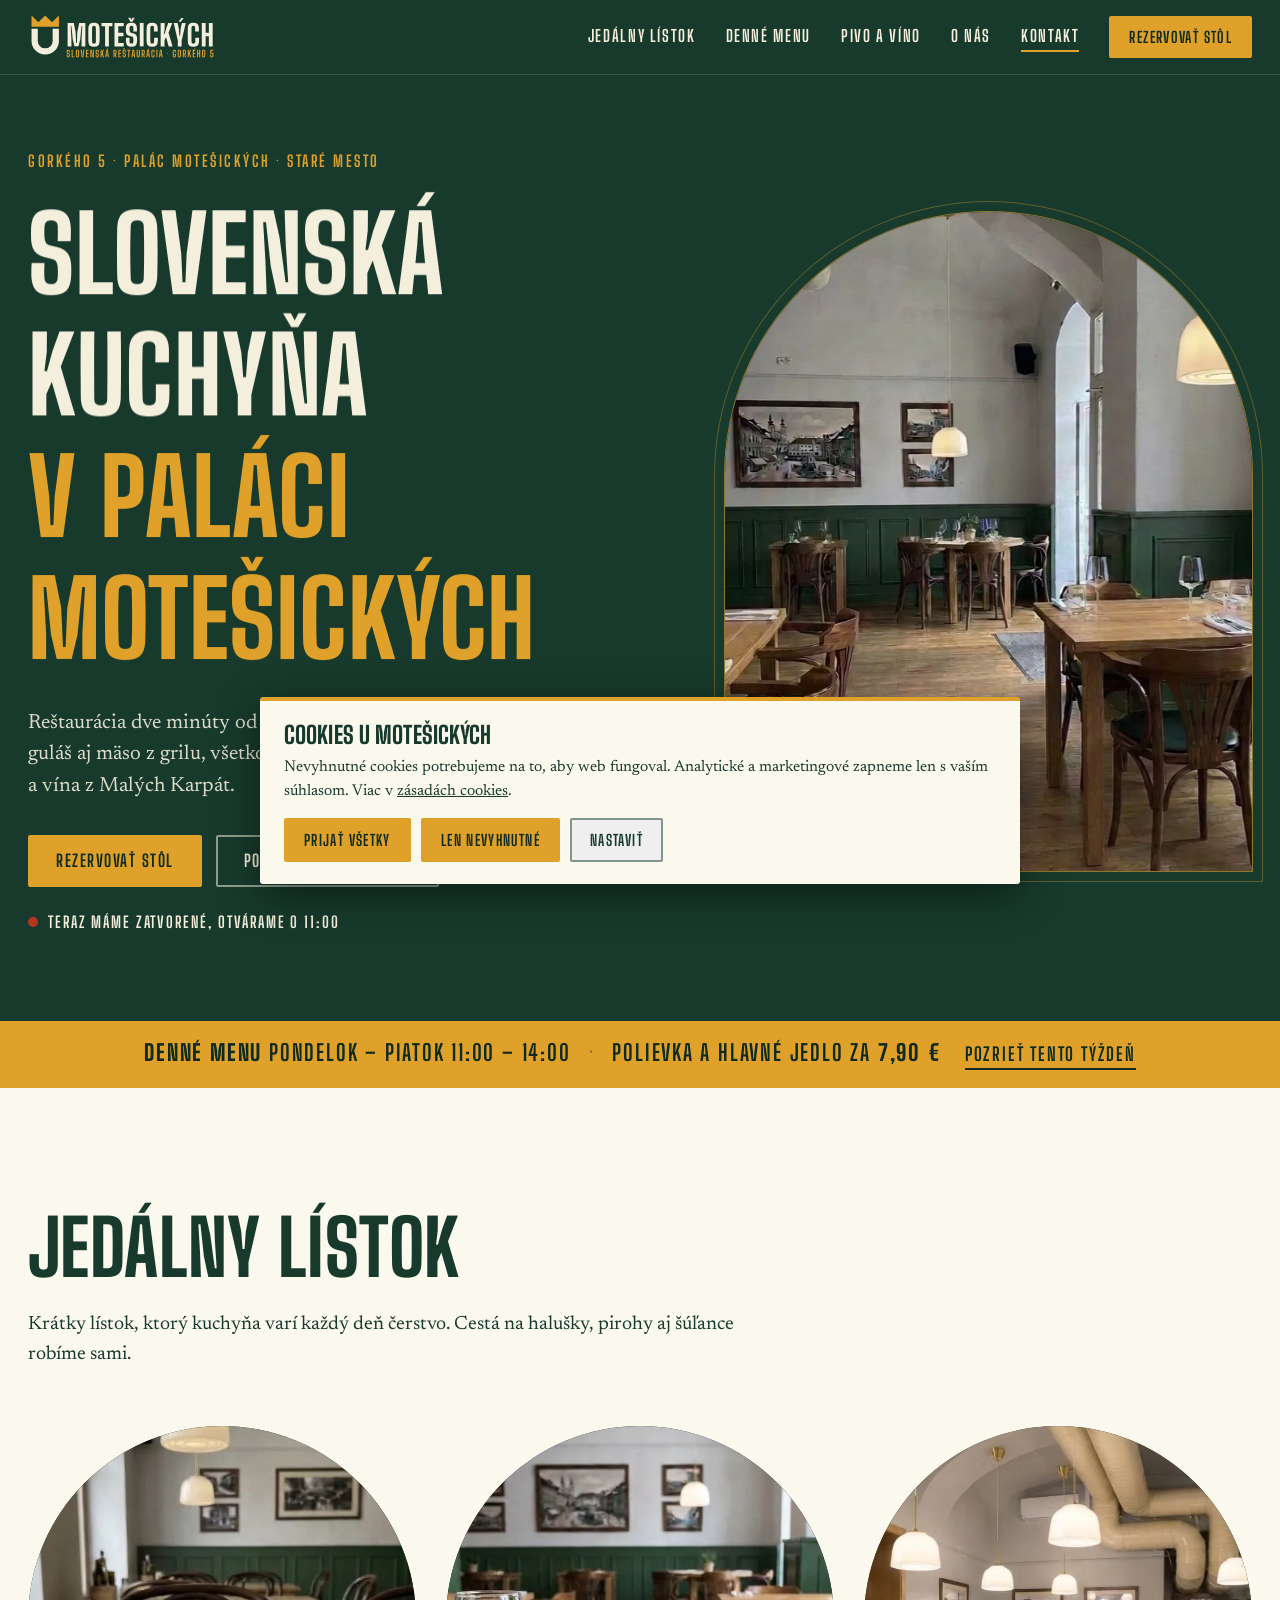
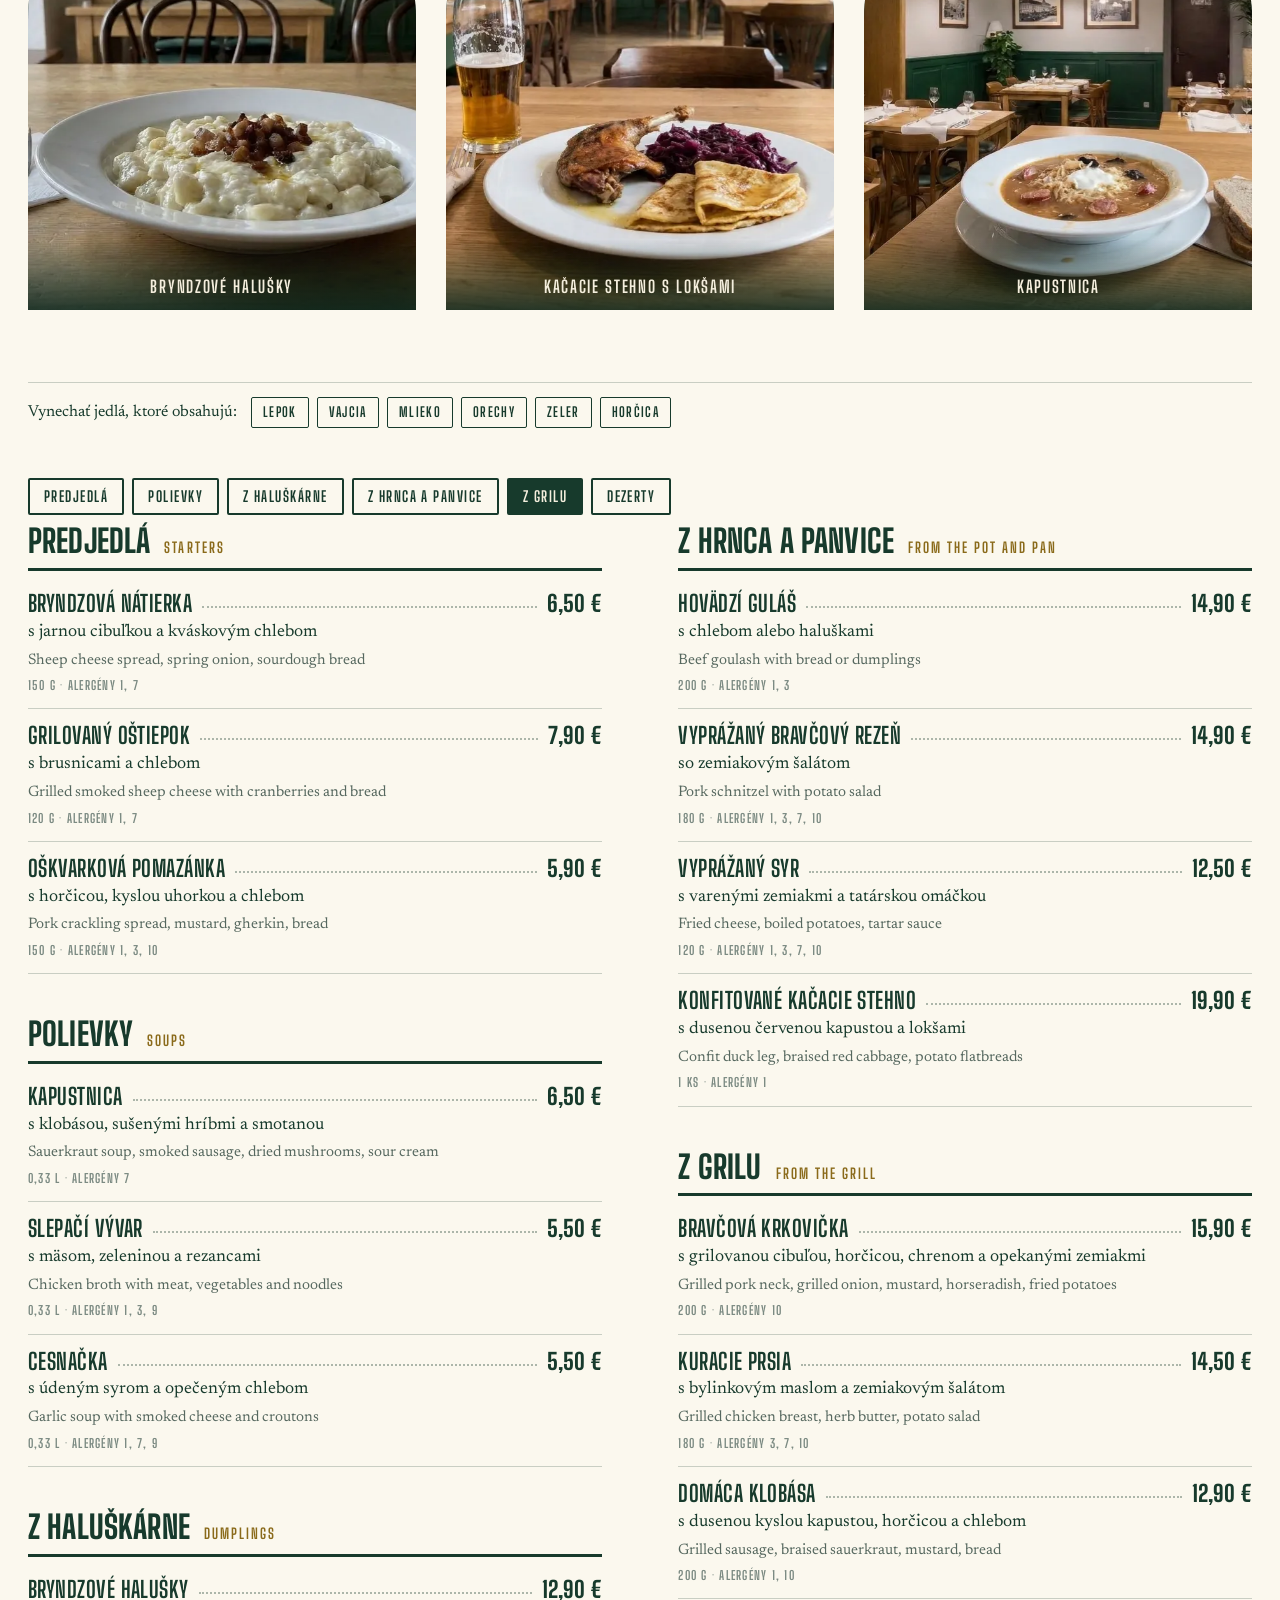
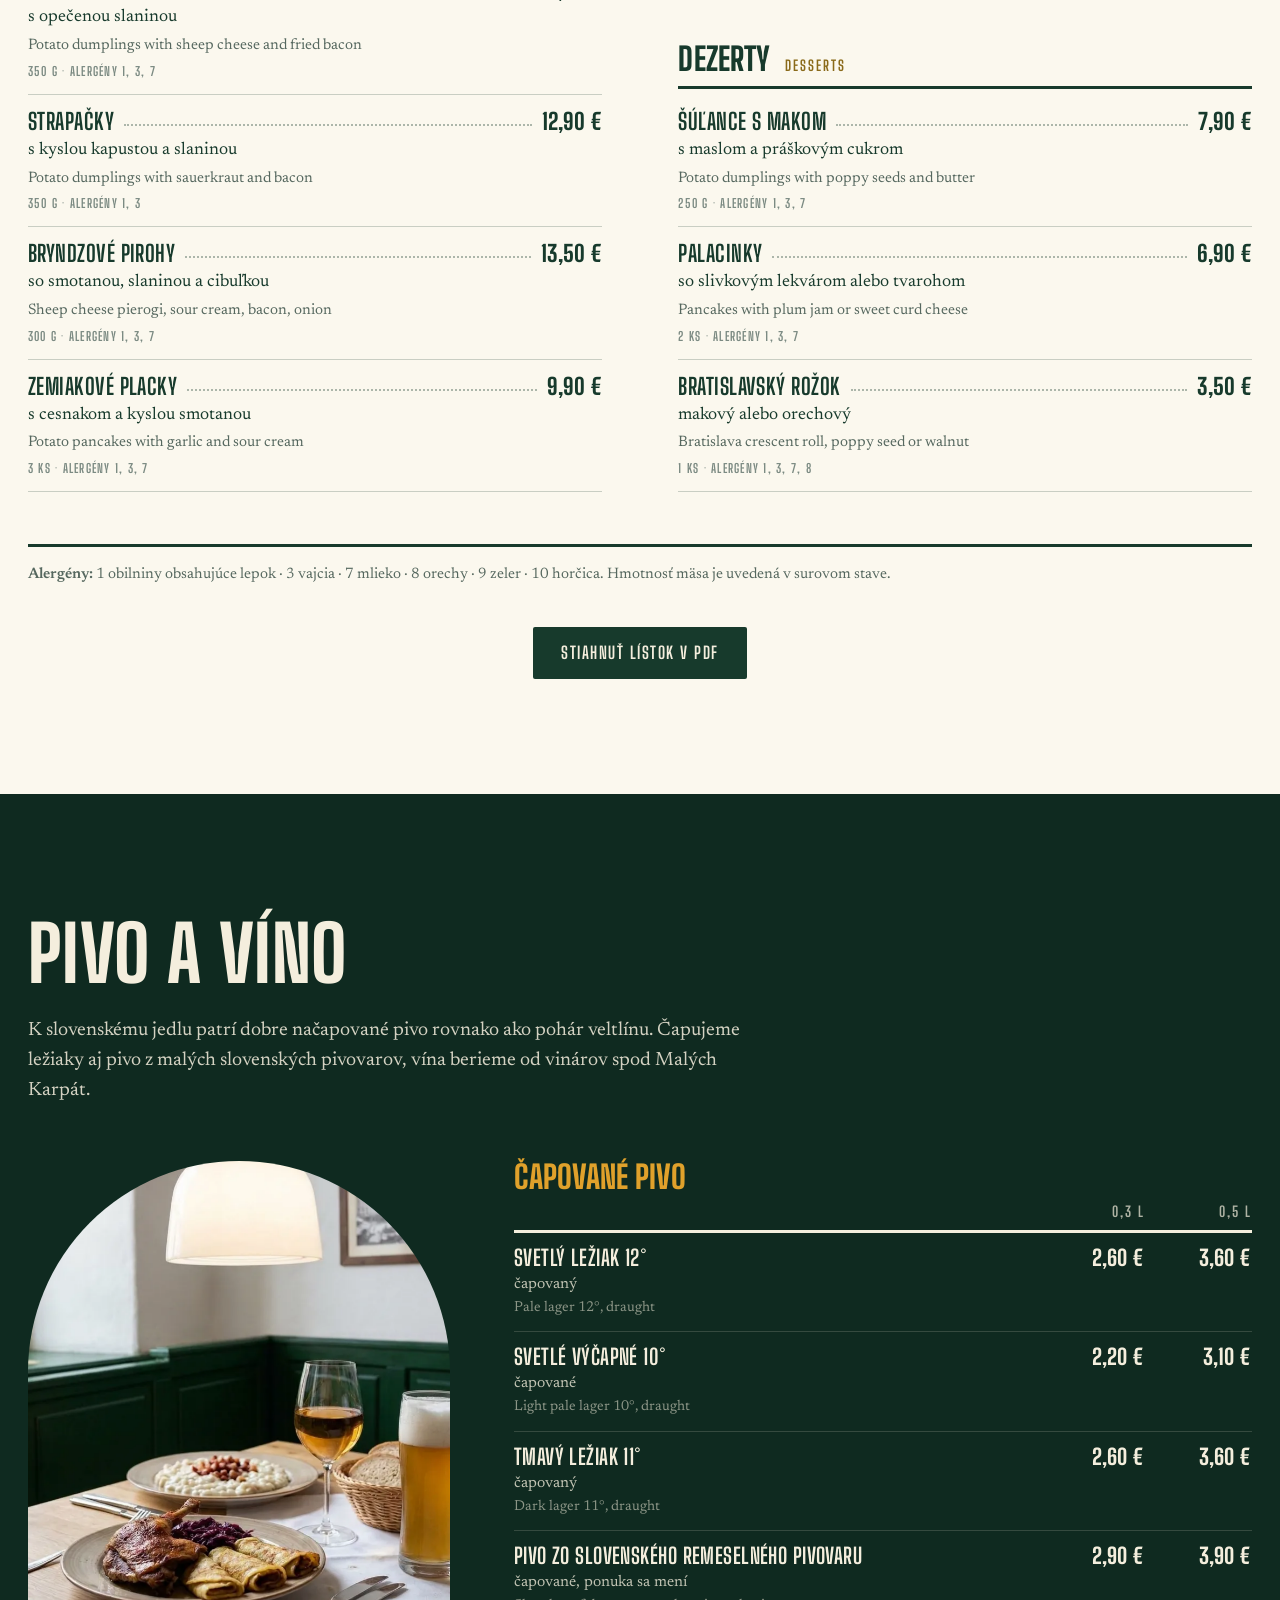
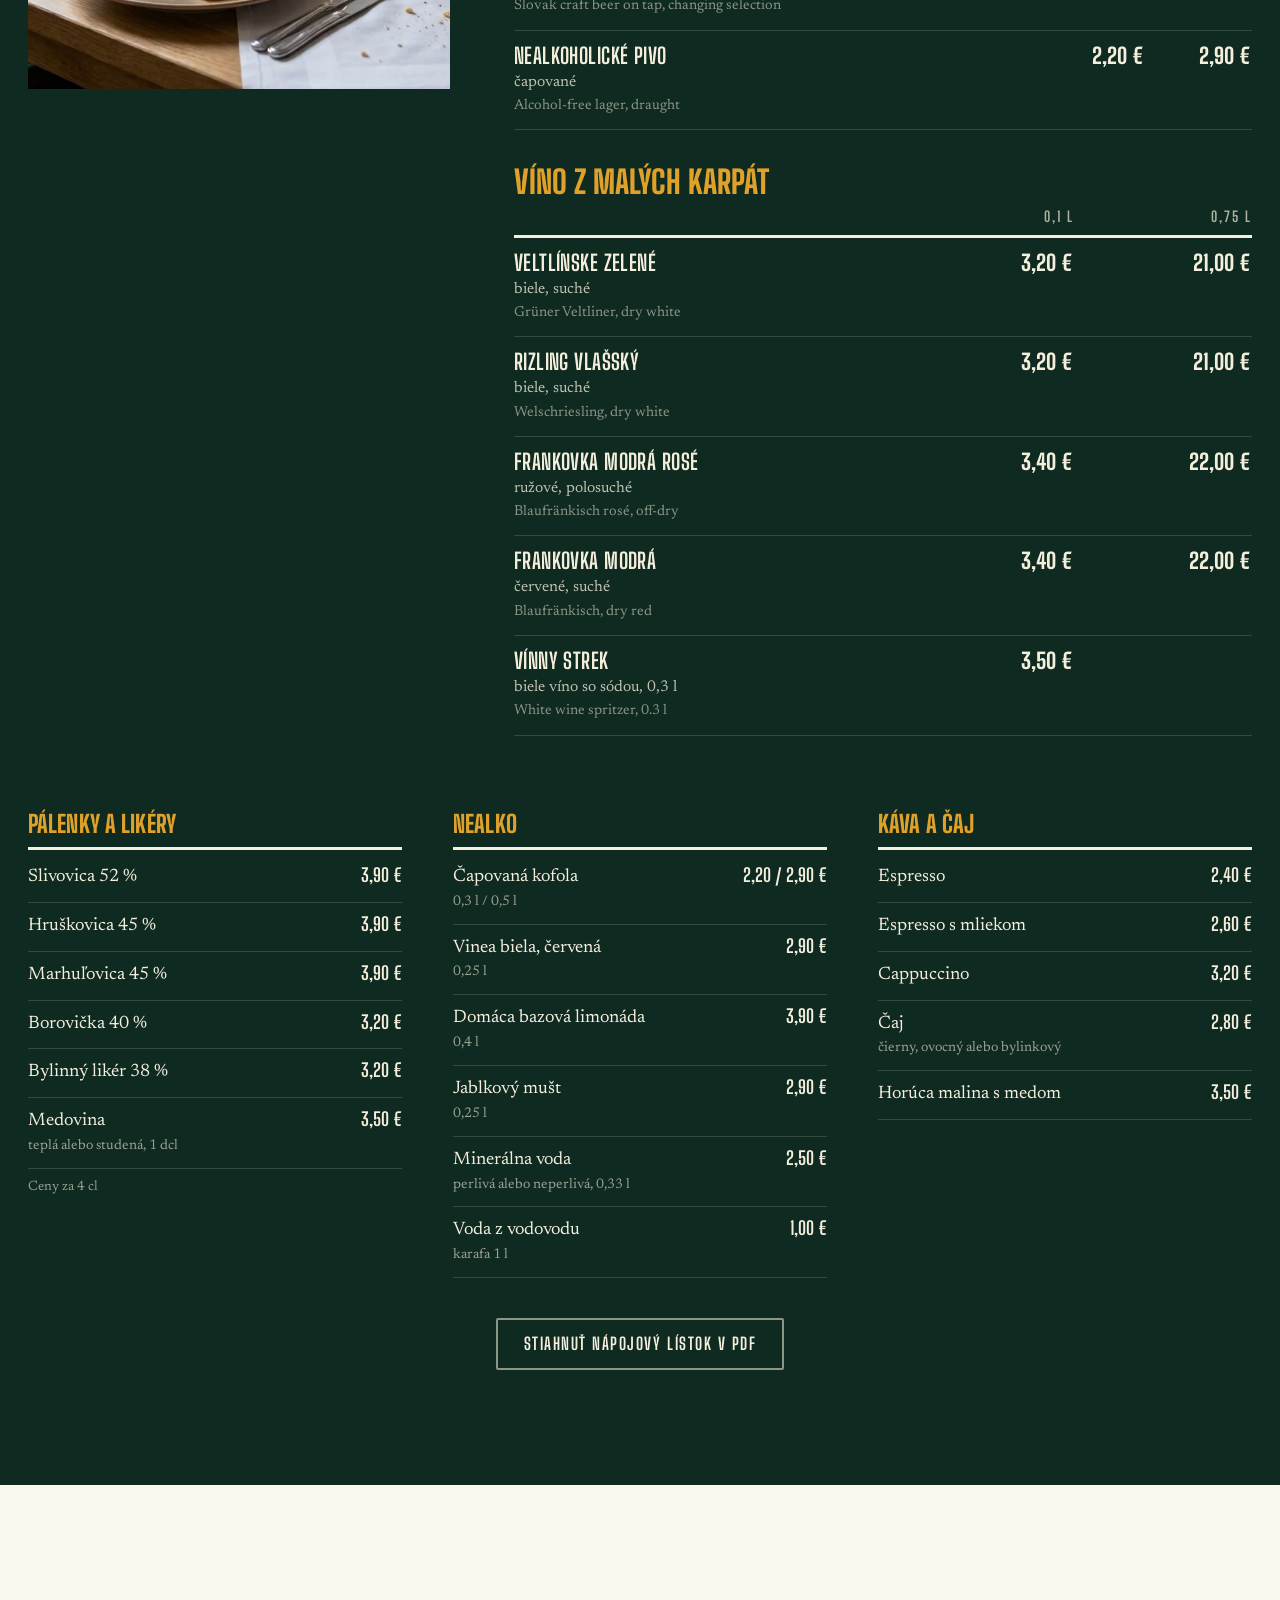
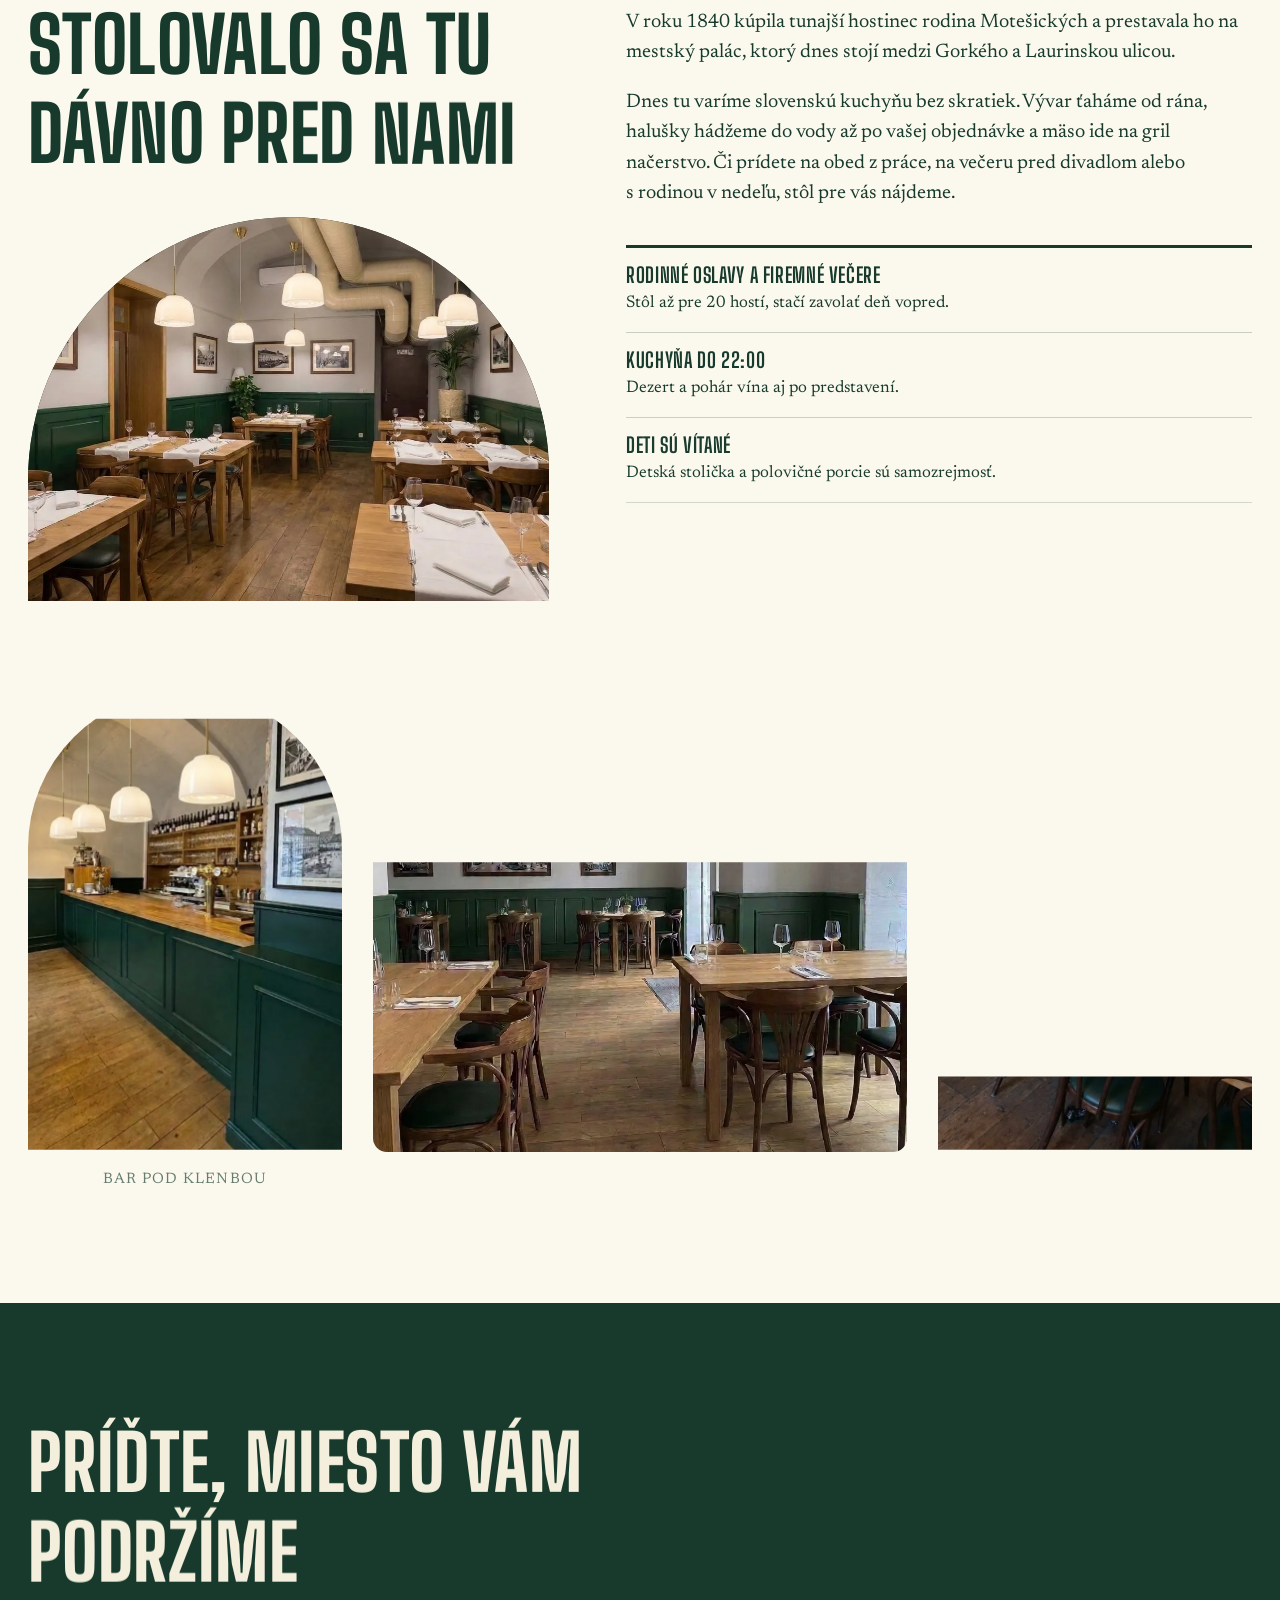
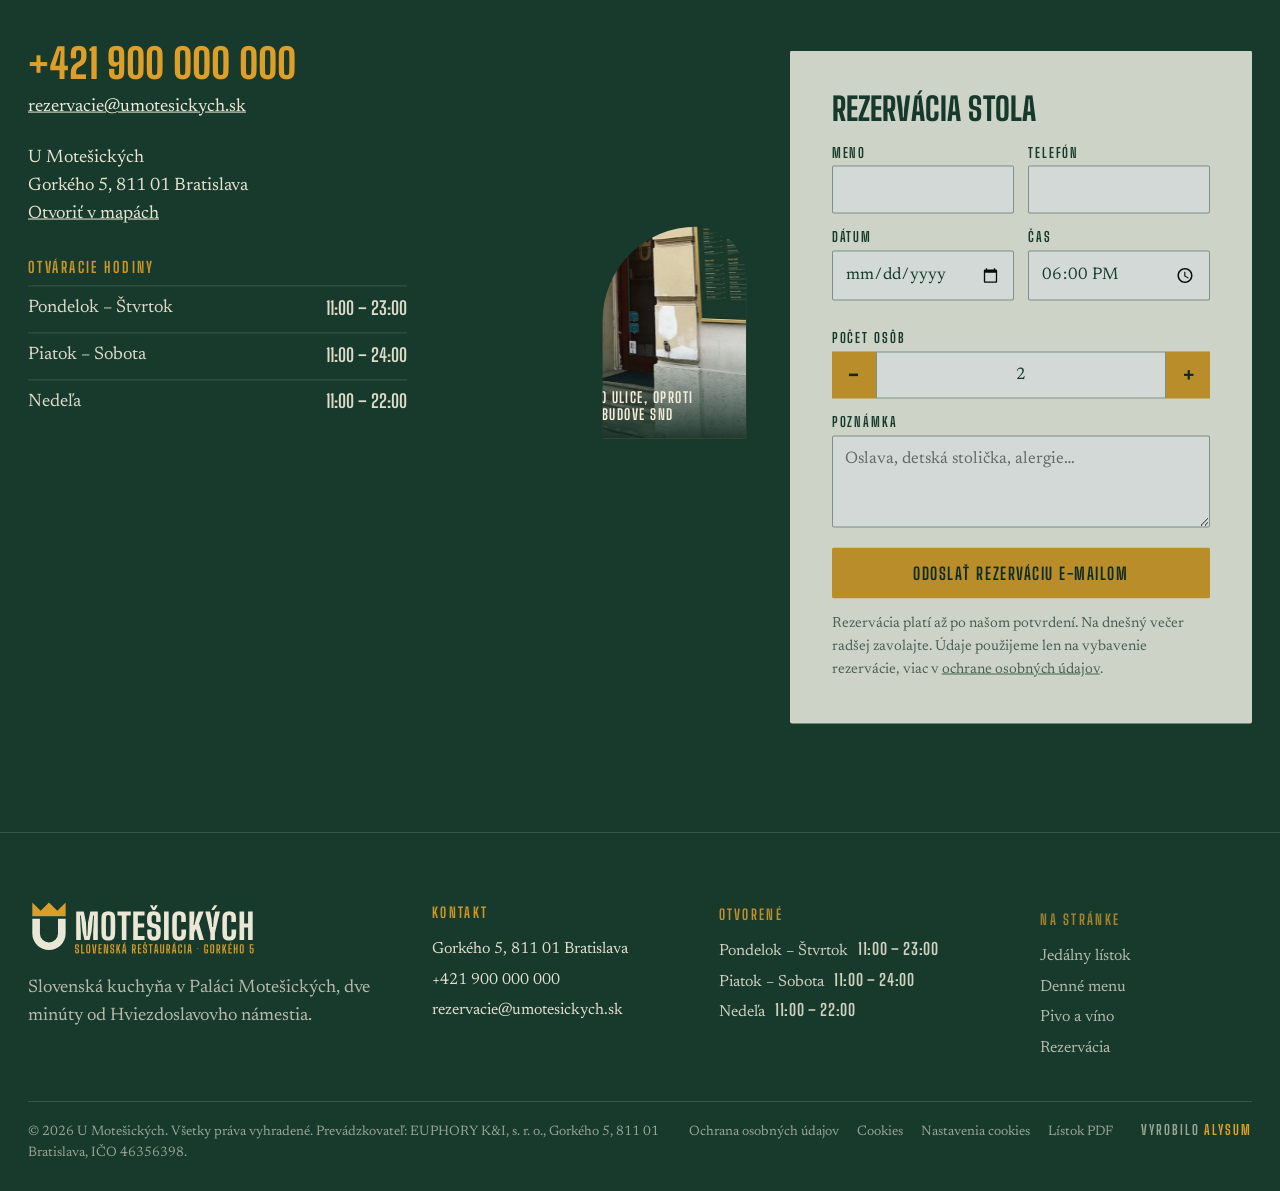
<file: index.html>
<!doctype html>
<html lang="sk">
<head>
<meta charset="utf-8">
<meta name="viewport" content="width=device-width, initial-scale=1">
<title>U Motešických – slovenská reštaurácia | Gorkého 5, Bratislava</title>
<meta name="description" content="Slovenská reštaurácia v Paláci Motešických v Starom Meste. Bryndzové halušky, pirohy, guláš, mäso z grilu, čapované pivo a vína z Malých Karpát. Rezervácie na +421 900 000 000.">
<link rel="canonical" href="https://umotesickych.sk/">
<meta property="og:title" content="U Motešických – slovenská reštaurácia | Gorkého 5, Bratislava">
<meta property="og:description" content="Slovenská reštaurácia v Paláci Motešických v Starom Meste. Bryndzové halušky, pirohy, guláš, mäso z grilu, čapované pivo a vína z Malých Karpát. Rezervácie na +421 900 000 000.">
<meta property="og:image" content="https://umotesickych.sk/img/interier-hlavna.jpg">
<meta property="og:type" content="restaurant">
<meta property="og:locale" content="sk_SK">
<meta name="theme-color" content="#173A2C">
<link rel="icon" href="img/favicon.svg" type="image/svg+xml">
<link rel="apple-touch-icon" href="img/favicon-180.png">
<link rel="preload" href="fonts/big-shoulders-display-latin-800-normal.woff2" as="font" type="font/woff2" crossorigin>
<link rel="stylesheet" href="styles.css">
<link rel="stylesheet" href="motion.css">
<script>(function(r){if(!matchMedia("(prefers-reduced-motion: reduce)").matches){r.classList.add("motion");setTimeout(function(){r.classList.add("motion-ready")},2500)}})(document.documentElement)</script>
<script type="application/ld+json">{"@context":"https://schema.org","@type":"Restaurant","name":"U Motešických","servesCuisine":["Slovak"],"address":{"@type":"PostalAddress","streetAddress":"Gorkého 5","postalCode":"811 01","addressLocality":"Bratislava","addressCountry":"SK"},"telephone":"+421900000000","email":"rezervacie@umotesickych.sk","url":"https://umotesickych.sk/","priceRange":"€€","menu":"https://umotesickych.sk/#listok","acceptsReservations":true,"geo":{"@type":"GeoCoordinates","latitude":48.142875,"longitude":17.110569},"openingHoursSpecification":[{"@type":"OpeningHoursSpecification","dayOfWeek":["Monday","Tuesday","Wednesday","Thursday"],"opens":"11:00","closes":"23:00"},{"@type":"OpeningHoursSpecification","dayOfWeek":["Friday","Saturday"],"opens":"11:00","closes":"23:59"},{"@type":"OpeningHoursSpecification","dayOfWeek":["Sunday"],"opens":"11:00","closes":"22:00"}]}</script>
</head>
<body>
<a class="skip" href="#obsah">Preskočiť na obsah</a>
<header class="top">
  <a class="brand" href="#" aria-label="U Motešických – domov"><img src="img/logo-horizontalne-svetle.svg" alt="U Motešických – slovenská reštaurácia" width="300" height="78"></a>
  <button class="nav-toggle" aria-expanded="false" aria-controls="nav">Menu</button>
  <nav id="nav" aria-label="Hlavná navigácia">
    <a href="#listok">Jedálny lístok</a>
    <a href="denne-menu.html">Denné menu</a>
    <a href="#napoje">Pivo a víno</a>
    <a href="#pribeh">O nás</a>
    <a href="#kontakt">Kontakt</a>
    <a class="btn btn-amber" href="tel:+421900000000">Rezervovať stôl</a>
  </nav>
</header>
<main id="obsah">
<section class="hero">
  <div class="hero-text">
    <p class="eyebrow">Gorkého 5 · Palác Motešických · Staré Mesto</p>
    <h1>Slovenská kuchyňa <span>v&nbsp;paláci Motešických</span></h1>
    <p class="lead">Reštaurácia dve minúty od Hviezdoslavovho námestia. Halušky, pirohy, guláš aj mäso z&nbsp;grilu, všetko varené od základu. K&nbsp;tomu čapované pivo a&nbsp;vína z&nbsp;Malých Karpát.</p>
    <div class="hero-cta">
      <a class="btn btn-amber" href="tel:+421900000000">Rezervovať stôl</a>
      <a class="btn btn-line" href="#listok">Pozrieť jedálny lístok</a>
    </div>
    <p class="open" id="open" hidden></p>
  </div>
  <figure class="hero-photo arch"><picture><source srcset="img/interier-hlavna.webp" type="image/webp"><img src="img/interier-hlavna.jpg" alt="Hlavná jedáleň reštaurácie s dubovými stolmi a klenbou" width="1200" height="896" fetchpriority="high"></picture></figure>
</section>

<section class="lunch" aria-label="Obedové menu">
  <p><a href="denne-menu.html"><strong>Denné menu</strong> pondelok – piatok 11:00 – 14:00 <span class="sep">·</span> polievka a&nbsp;hlavné jedlo za <strong>7,90 €</strong> <span class="arrow">Pozrieť tento týždeň</span></a></p>
</section>

<section class="paper" id="listok">
  <div class="wrap">
    <header class="sec-head">
      <h2>Jedálny lístok</h2>
      <p>Krátky lístok, ktorý kuchyňa varí každý deň čerstvo. Cestá na halušky, pirohy aj šúľance robíme sami.</p>
    </header>
    <div class="photos">
      <figure class="arch"><picture><source srcset="img/halusky.webp" type="image/webp"><img src="img/halusky.jpg" alt="Bryndzové halušky so slaninou" width="1200" height="896" loading="lazy"></picture><figcaption>Bryndzové halušky</figcaption></figure>
      <figure class="arch"><picture><source srcset="img/kacica.webp" type="image/webp"><img src="img/kacica.jpg" alt="Kačacie stehno s červenou kapustou a lokšami" width="1200" height="896" loading="lazy"></picture><figcaption>Kačacie stehno s lokšami</figcaption></figure>
      <figure class="arch"><picture><source srcset="img/kapustnica.webp" type="image/webp"><img src="img/kapustnica.jpg" alt="Kapustnica s klobásou" width="1200" height="896" loading="lazy"></picture><figcaption>Kapustnica</figcaption></figure>
    </div>
    <div class="menu-grid">
      <div><section class="menu-sec"><h3>Predjedlá <span lang="en">Starters</span></h3><ul><li class="dish"><div class="dish-top"><h4>Bryndzová nátierka</h4><span class="dots" aria-hidden="true"></span><span class="price">6,50 €</span></div><p class="dish-sk">s jarnou cibuľkou a kváskovým chlebom</p><p class="dish-en" lang="en">Sheep cheese spread, spring onion, sourdough bread</p><p class="dish-meta">150 g · alergény 1, 7</p></li><li class="dish"><div class="dish-top"><h4>Grilovaný oštiepok</h4><span class="dots" aria-hidden="true"></span><span class="price">7,90 €</span></div><p class="dish-sk">s brusnicami a chlebom</p><p class="dish-en" lang="en">Grilled smoked sheep cheese with cranberries and bread</p><p class="dish-meta">120 g · alergény 1, 7</p></li><li class="dish"><div class="dish-top"><h4>Oškvarková pomazánka</h4><span class="dots" aria-hidden="true"></span><span class="price">5,90 €</span></div><p class="dish-sk">s horčicou, kyslou uhorkou a chlebom</p><p class="dish-en" lang="en">Pork crackling spread, mustard, gherkin, bread</p><p class="dish-meta">150 g · alergény 1, 3, 10</p></li></ul></section><section class="menu-sec"><h3>Polievky <span lang="en">Soups</span></h3><ul><li class="dish"><div class="dish-top"><h4>Kapustnica</h4><span class="dots" aria-hidden="true"></span><span class="price">6,50 €</span></div><p class="dish-sk">s klobásou, sušenými hríbmi a smotanou</p><p class="dish-en" lang="en">Sauerkraut soup, smoked sausage, dried mushrooms, sour cream</p><p class="dish-meta">0,33 l · alergény 7</p></li><li class="dish"><div class="dish-top"><h4>Slepačí vývar</h4><span class="dots" aria-hidden="true"></span><span class="price">5,50 €</span></div><p class="dish-sk">s mäsom, zeleninou a rezancami</p><p class="dish-en" lang="en">Chicken broth with meat, vegetables and noodles</p><p class="dish-meta">0,33 l · alergény 1, 3, 9</p></li><li class="dish"><div class="dish-top"><h4>Cesnačka</h4><span class="dots" aria-hidden="true"></span><span class="price">5,50 €</span></div><p class="dish-sk">s údeným syrom a opečeným chlebom</p><p class="dish-en" lang="en">Garlic soup with smoked cheese and croutons</p><p class="dish-meta">0,33 l · alergény 1, 7, 9</p></li></ul></section><section class="menu-sec"><h3>Z haluškárne <span lang="en">Dumplings</span></h3><ul><li class="dish"><div class="dish-top"><h4>Bryndzové halušky</h4><span class="dots" aria-hidden="true"></span><span class="price">12,90 €</span></div><p class="dish-sk">s opečenou slaninou</p><p class="dish-en" lang="en">Potato dumplings with sheep cheese and fried bacon</p><p class="dish-meta">350 g · alergény 1, 3, 7</p></li><li class="dish"><div class="dish-top"><h4>Strapačky</h4><span class="dots" aria-hidden="true"></span><span class="price">12,90 €</span></div><p class="dish-sk">s kyslou kapustou a slaninou</p><p class="dish-en" lang="en">Potato dumplings with sauerkraut and bacon</p><p class="dish-meta">350 g · alergény 1, 3</p></li><li class="dish"><div class="dish-top"><h4>Bryndzové pirohy</h4><span class="dots" aria-hidden="true"></span><span class="price">13,50 €</span></div><p class="dish-sk">so smotanou, slaninou a cibuľkou</p><p class="dish-en" lang="en">Sheep cheese pierogi, sour cream, bacon, onion</p><p class="dish-meta">300 g · alergény 1, 3, 7</p></li><li class="dish"><div class="dish-top"><h4>Zemiakové placky</h4><span class="dots" aria-hidden="true"></span><span class="price">9,90 €</span></div><p class="dish-sk">s cesnakom a kyslou smotanou</p><p class="dish-en" lang="en">Potato pancakes with garlic and sour cream</p><p class="dish-meta">3 ks · alergény 1, 3, 7</p></li></ul></section></div>
      <div><section class="menu-sec"><h3>Z hrnca a panvice <span lang="en">From the pot and pan</span></h3><ul><li class="dish"><div class="dish-top"><h4>Hovädzí guláš</h4><span class="dots" aria-hidden="true"></span><span class="price">14,90 €</span></div><p class="dish-sk">s chlebom alebo haluškami</p><p class="dish-en" lang="en">Beef goulash with bread or dumplings</p><p class="dish-meta">200 g · alergény 1, 3</p></li><li class="dish"><div class="dish-top"><h4>Vyprážaný bravčový rezeň</h4><span class="dots" aria-hidden="true"></span><span class="price">14,90 €</span></div><p class="dish-sk">so zemiakovým šalátom</p><p class="dish-en" lang="en">Pork schnitzel with potato salad</p><p class="dish-meta">180 g · alergény 1, 3, 7, 10</p></li><li class="dish"><div class="dish-top"><h4>Vyprážaný syr</h4><span class="dots" aria-hidden="true"></span><span class="price">12,50 €</span></div><p class="dish-sk">s varenými zemiakmi a tatárskou omáčkou</p><p class="dish-en" lang="en">Fried cheese, boiled potatoes, tartar sauce</p><p class="dish-meta">120 g · alergény 1, 3, 7, 10</p></li><li class="dish"><div class="dish-top"><h4>Konfitované kačacie stehno</h4><span class="dots" aria-hidden="true"></span><span class="price">19,90 €</span></div><p class="dish-sk">s dusenou červenou kapustou a lokšami</p><p class="dish-en" lang="en">Confit duck leg, braised red cabbage, potato flatbreads</p><p class="dish-meta">1 ks · alergény 1</p></li></ul></section><section class="menu-sec"><h3>Z grilu <span lang="en">From the grill</span></h3><ul><li class="dish"><div class="dish-top"><h4>Bravčová krkovička</h4><span class="dots" aria-hidden="true"></span><span class="price">15,90 €</span></div><p class="dish-sk">s grilovanou cibuľou, horčicou, chrenom a opekanými zemiakmi</p><p class="dish-en" lang="en">Grilled pork neck, grilled onion, mustard, horseradish, fried potatoes</p><p class="dish-meta">200 g · alergény 10</p></li><li class="dish"><div class="dish-top"><h4>Kuracie prsia</h4><span class="dots" aria-hidden="true"></span><span class="price">14,50 €</span></div><p class="dish-sk">s bylinkovým maslom a zemiakovým šalátom</p><p class="dish-en" lang="en">Grilled chicken breast, herb butter, potato salad</p><p class="dish-meta">180 g · alergény 3, 7, 10</p></li><li class="dish"><div class="dish-top"><h4>Domáca klobása</h4><span class="dots" aria-hidden="true"></span><span class="price">12,90 €</span></div><p class="dish-sk">s dusenou kyslou kapustou, horčicou a chlebom</p><p class="dish-en" lang="en">Grilled sausage, braised sauerkraut, mustard, bread</p><p class="dish-meta">200 g · alergény 1, 10</p></li></ul></section><section class="menu-sec"><h3>Dezerty <span lang="en">Desserts</span></h3><ul><li class="dish"><div class="dish-top"><h4>Šúľance s makom</h4><span class="dots" aria-hidden="true"></span><span class="price">7,90 €</span></div><p class="dish-sk">s maslom a práškovým cukrom</p><p class="dish-en" lang="en">Potato dumplings with poppy seeds and butter</p><p class="dish-meta">250 g · alergény 1, 3, 7</p></li><li class="dish"><div class="dish-top"><h4>Palacinky</h4><span class="dots" aria-hidden="true"></span><span class="price">6,90 €</span></div><p class="dish-sk">so slivkovým lekvárom alebo tvarohom</p><p class="dish-en" lang="en">Pancakes with plum jam or sweet curd cheese</p><p class="dish-meta">2 ks · alergény 1, 3, 7</p></li><li class="dish"><div class="dish-top"><h4>Bratislavský rožok</h4><span class="dots" aria-hidden="true"></span><span class="price">3,50 €</span></div><p class="dish-sk">makový alebo orechový</p><p class="dish-en" lang="en">Bratislava crescent roll, poppy seed or walnut</p><p class="dish-meta">1 ks · alergény 1, 3, 7, 8</p></li></ul></section></div>
    </div>
    <p class="allergens"><strong>Alergény:</strong> 1 obilniny obsahujúce lepok · 3 vajcia · 7 mlieko · 8 orechy · 9 zeler · 10 horčica. Hmotnosť mäsa je uvedená v&nbsp;surovom stave.</p>
    <p class="center"><a class="btn btn-green" href="listok.pdf">Stiahnuť lístok v PDF</a></p>
  </div>
</section>

<section class="tap" id="napoje">
  <div class="wrap">
    <header class="sec-head">
      <h2>Pivo a víno</h2>
      <p>K slovenskému jedlu patrí dobre načapované pivo rovnako ako pohár veltlínu. Čapujeme ležiaky aj pivo z malých slovenských pivovarov, vína berieme od vinárov spod Malých Karpát.</p>
    </header>
    <figure class="tap-photo"><picture><source srcset="img/stol.webp" type="image/webp"><img src="img/stol.jpg" alt="Kačacie stehno s lokšami, halušky, pohár vína a pivo na prestretom stole" width="928" height="1152" loading="lazy"></picture></figure>
    <div class="tap-grid">
      <table class="beer"><caption>Čapované pivo</caption><thead><tr><th scope="col"><span class="vh">Pivo</span></th><th scope="col">0,3 l</th><th scope="col">0,5 l</th></tr></thead><tbody><tr><th scope="row">Svetlý ležiak 12°<small>čapovaný</small><small lang="en">Pale lager 12°, draught</small></th><td>2,60 €</td><td>3,60 €</td></tr><tr><th scope="row">Svetlé výčapné 10°<small>čapované</small><small lang="en">Light pale lager 10°, draught</small></th><td>2,20 €</td><td>3,10 €</td></tr><tr><th scope="row">Tmavý ležiak 11°<small>čapovaný</small><small lang="en">Dark lager 11°, draught</small></th><td>2,60 €</td><td>3,60 €</td></tr><tr><th scope="row">Pivo zo slovenského remeselného pivovaru<small>čapované, ponuka sa mení</small><small lang="en">Slovak craft beer on tap, changing selection</small></th><td>2,90 €</td><td>3,90 €</td></tr><tr><th scope="row">Nealkoholické pivo<small>čapované</small><small lang="en">Alcohol-free lager, draught</small></th><td>2,20 €</td><td>2,90 €</td></tr></tbody></table>
      <table class="beer"><caption>Víno z Malých Karpát</caption><thead><tr><th scope="col"><span class="vh">Víno</span></th><th scope="col">0,1 l</th><th scope="col">0,75 l</th></tr></thead><tbody><tr><th scope="row">Veltlínske zelené<small>biele, suché</small><small lang="en">Grüner Veltliner, dry white</small></th><td>3,20 €</td><td>21,00 €</td></tr><tr><th scope="row">Rizling vlašský<small>biele, suché</small><small lang="en">Welschriesling, dry white</small></th><td>3,20 €</td><td>21,00 €</td></tr><tr><th scope="row">Frankovka modrá rosé<small>ružové, polosuché</small><small lang="en">Blaufränkisch rosé, off-dry</small></th><td>3,40 €</td><td>22,00 €</td></tr><tr><th scope="row">Frankovka modrá<small>červené, suché</small><small lang="en">Blaufränkisch, dry red</small></th><td>3,40 €</td><td>22,00 €</td></tr><tr><th scope="row">Vínny strek<small>biele víno so sódou, 0,3 l</small><small lang="en">White wine spritzer, 0.3 l</small></th><td>3,50 €</td><td></td></tr></tbody></table>
    </div>
    <div class="drinks"><section class="drink-sec"><h3>Pálenky a likéry</h3><ul><li><span class="dn">Slivovica 52 %</span><span class="dp">3,90 €</span></li><li><span class="dn">Hruškovica 45 %</span><span class="dp">3,90 €</span></li><li><span class="dn">Marhuľovica 45 %</span><span class="dp">3,90 €</span></li><li><span class="dn">Borovička 40 %</span><span class="dp">3,20 €</span></li><li><span class="dn">Bylinný likér 38 %</span><span class="dp">3,20 €</span></li><li><span class="dn">Medovina<small>teplá alebo studená, 1 dcl</small></span><span class="dp">3,50 €</span></li></ul><p class="drink-note">Ceny za 4 cl</p></section><section class="drink-sec"><h3>Nealko</h3><ul><li><span class="dn">Čapovaná kofola<small>0,3 l / 0,5 l</small></span><span class="dp">2,20 / 2,90 €</span></li><li><span class="dn">Vinea biela, červená<small>0,25 l</small></span><span class="dp">2,90 €</span></li><li><span class="dn">Domáca bazová limonáda<small>0,4 l</small></span><span class="dp">3,90 €</span></li><li><span class="dn">Jablkový mušt<small>0,25 l</small></span><span class="dp">2,90 €</span></li><li><span class="dn">Minerálna voda<small>perlivá alebo neperlivá, 0,33 l</small></span><span class="dp">2,50 €</span></li><li><span class="dn">Voda z vodovodu<small>karafa 1 l</small></span><span class="dp">1,00 €</span></li></ul></section><section class="drink-sec"><h3>Káva a čaj</h3><ul><li><span class="dn">Espresso</span><span class="dp">2,40 €</span></li><li><span class="dn">Espresso s mliekom</span><span class="dp">2,60 €</span></li><li><span class="dn">Cappuccino</span><span class="dp">3,20 €</span></li><li><span class="dn">Čaj<small>čierny, ovocný alebo bylinkový</small></span><span class="dp">2,80 €</span></li><li><span class="dn">Horúca malina s medom</span><span class="dp">3,50 €</span></li></ul></section></div>
    <p class="center"><a class="btn btn-line" href="napojovy-listok.pdf">Stiahnuť nápojový lístok v PDF</a></p>
  </div>
</section>

<section class="paper story" id="pribeh">
  <div class="wrap story-grid">
    <div>
      <h2>Stolovalo sa tu dávno pred nami</h2>
      <figure class="arch story-photo"><picture><source srcset="img/interier-klenba.webp" type="image/webp"><img src="img/interier-klenba.jpg" alt="Klenbová miestnosť reštaurácie s prestretými stolmi" width="1200" height="896" loading="lazy"></picture></figure>
    </div>
    <div class="story-text">
      <p>V&nbsp;roku 1840 kúpila tunajší hostinec rodina Motešických a&nbsp;prestavala ho na mestský palác, ktorý dnes stojí medzi Gorkého a&nbsp;Laurinskou ulicou.</p>
      <p>Dnes tu varíme slovenskú kuchyňu bez skratiek. Vývar ťaháme od rána, halušky hádžeme do vody až po vašej objednávke a&nbsp;mäso ide na gril načerstvo. Či prídete na obed z&nbsp;práce, na večeru pred divadlom alebo s&nbsp;rodinou v&nbsp;nedeľu, stôl pre vás nájdeme.</p>
      <ul class="facts">
        <li><strong>Rodinné oslavy a&nbsp;firemné večere</strong> Stôl až pre 20 hostí, stačí zavolať deň vopred.</li>
        <li><strong>Kuchyňa do 22:00</strong> Dezert a&nbsp;pohár vína aj po predstavení.</li>
        <li><strong>Deti sú vítané</strong> Detská stolička a&nbsp;polovičné porcie sú samozrejmosť.</li>
      </ul>
    </div>
  </div>
  <div class="wrap story-gallery" aria-label="Interiér reštaurácie">
    <figure class="sg-item sg-tall"><picture><source srcset="img/interier-bar.webp" type="image/webp"><img src="img/interier-bar.jpg" alt="Bar s dreveným pultom, zeleným obkladom a mliečnymi lampami pod klenbou" width="726" height="1300" loading="lazy"></picture><figcaption>Bar pod klenbou</figcaption></figure>
    <figure class="sg-item sg-wide"><picture><source srcset="img/interier-hlavna.webp" type="image/webp"><img src="img/interier-hlavna.jpg" alt="Hlavná sála so zeleným obkladom stien a prestretými stolmi" width="1200" height="896" loading="lazy"></picture><figcaption>Hlavná sála</figcaption></figure>
    <figure class="sg-item sg-tall"><picture><source srcset="img/interier-vinoteka.webp" type="image/webp"><img src="img/interier-vinoteka.jpg" alt="Vitrína na víno so stolom pre štyroch" width="896" height="1200" loading="lazy"></picture><figcaption>Pri vínach</figcaption></figure>
  </div>
</section>

<section class="contact" id="kontakt">
  <div class="wrap">
  <h2 class="contact-h">Príďte, miesto vám podržíme</h2>
  <div class="contact-grid">
    <div class="contact-info">
      <p class="big"><a href="tel:+421900000000">+421 900 000 000</a></p>
      <p><a href="mailto:rezervacie@umotesickych.sk">rezervacie@umotesickych.sk</a></p>
      <address>U Motešických<br>Gorkého 5, 811 01 Bratislava<br><a href="https://www.google.com/maps/search/?api=1&amp;query=Gork%C3%A9ho+5%2C+Bratislava" rel="noopener">Otvoriť v mapách</a></address>
      <table class="hours"><caption>Otváracie hodiny</caption><tbody><tr><th scope="row">Pondelok – Štvrtok</th><td>11:00 – 23:00</td></tr><tr><th scope="row">Piatok – Sobota</th><td>11:00 – 24:00</td></tr><tr><th scope="row">Nedeľa</th><td>11:00 – 22:00</td></tr></tbody></table>
    </div>
    <figure class="ext"><picture><source srcset="img/exterier-vchod.webp" type="image/webp"><img src="img/exterier-vchod.jpg" alt="Vchod do reštaurácie U Motešických z Gorkého ulice" width="896" height="1200" loading="lazy"></picture><figcaption>Vchod z Gorkého ulice, oproti historickej budove SND</figcaption></figure>
    <form class="res" id="res" novalidate>
      <h3>Rezervácia stola</h3>
      <div class="row"><label>Meno<input name="meno" autocomplete="name" required></label><label>Telefón<input name="tel" type="tel" autocomplete="tel" required></label></div>
      <div class="row3"><label>Dátum<input name="datum" type="date" required></label><label>Čas<input name="cas" type="time" value="18:00" required></label><label>Počet osôb<input name="osoby" type="number" min="1" max="40" value="2" required></label></div>
      <label>Poznámka<textarea name="pozn" rows="3" placeholder="Oslava, detská stolička, alergie…"></textarea></label>
      <button class="btn btn-amber" type="submit">Odoslať rezerváciu e-mailom</button>
      <p class="form-note" id="res-note" role="status">Rezervácia platí až po našom potvrdení. Na dnešný večer radšej zavolajte. Údaje použijeme len na vybavenie rezervácie, viac v <a href="ochrana-osobnych-udajov.html">ochrane osobných údajov</a>.</p>
    </form>
  </div>
  </div>
</section>
</main>
<footer class="foot">
  <div class="foot-in">
    <div class="foot-brand">
      <img src="img/logo-horizontalne-svetle.svg" alt="U Motešických – slovenská reštaurácia" width="300" height="78" loading="lazy">
      <p>Slovenská kuchyňa v Paláci Motešických, dve minúty od Hviezdoslavovho námestia.</p>
    </div>
    <div class="foot-col">
      <h2>Kontakt</h2>
      <p>Gorkého 5, 811 01 Bratislava<br><a href="tel:+421900000000">+421 900 000 000</a><br><a href="mailto:rezervacie@umotesickych.sk">rezervacie@umotesickych.sk</a></p>
    </div>
    <div class="foot-col">
      <h2>Otvorené</h2>
      <p>Pondelok – Štvrtok <b>11:00 – 23:00</b><br>Piatok – Sobota <b>11:00 – 24:00</b><br>Nedeľa <b>11:00 – 22:00</b></p>
    </div>
    <nav class="foot-col" aria-label="Odkazy v pätičke">
      <h2>Na stránke</h2>
      <p><a href="index.html#listok">Jedálny lístok</a><br><a href="denne-menu.html">Denné menu</a><br><a href="index.html#napoje">Pivo a víno</a><br><a href="index.html#kontakt">Rezervácia</a></p>
    </nav>
  </div>
  <div class="foot-bar">
    <p>© <span id="rok">2026</span> U Motešických. Všetky práva vyhradené. Prevádzkovateľ: EUPHORY K&amp;I, s. r. o., Gorkého 5, 811 01 Bratislava, IČO 46356398.</p>
    <p class="foot-links"><a href="ochrana-osobnych-udajov.html">Ochrana osobných údajov</a><a href="cookies.html">Cookies</a><button type="button" class="linklike" data-cookie-settings>Nastavenia cookies</button><a href="listok.pdf">Lístok PDF</a></p>
    <p class="foot-made">Vyrobilo <a href="https://alysum.sk" rel="noopener">Alysum</a></p>
  </div>
</footer>
<div class="cookie" id="cookie" role="dialog" aria-modal="false" aria-labelledby="cookie-h" hidden>
  <div class="cookie-in">
    <h2 id="cookie-h">Cookies u Motešických</h2>
    <p>Nevyhnutné cookies potrebujeme na to, aby web fungoval. Analytické a marketingové zapneme len s vaším súhlasom. Viac v <a href="cookies.html">zásadách cookies</a>.</p>
    <div class="cookie-opts" id="cookie-opts" hidden>
      <label><input type="checkbox" checked disabled> Nevyhnutné <small>vždy zapnuté</small></label>
      <label><input type="checkbox" id="ck-a"> Analytické <small>návštevnosť webu</small></label>
      <label><input type="checkbox" id="ck-m"> Marketingové <small>meranie reklamy</small></label>
    </div>
    <div class="cookie-btns">
      <button type="button" class="btn btn-amber" data-ck="all">Prijať všetky</button>
      <button type="button" class="btn btn-amber" data-ck="none">Len nevyhnutné</button>
      <button type="button" class="btn btn-line" data-ck="set">Nastaviť</button>
      <button type="button" class="btn btn-line" data-ck="save" hidden>Uložiť výber</button>
    </div>
  </div>
</div>
<script>window.UM={"hodiny":{"0":["11:00","22:00"],"1":["11:00","23:00"],"2":["11:00","23:00"],"3":["11:00","23:00"],"4":["11:00","23:00"],"5":["11:00","24:00"],"6":["11:00","24:00"]},"email":"rezervacie@umotesickych.sk","ga4":"","metaPixel":"","dm":[[["Pondelok","Fazuľová polievka s údeným mäsom","Segedínsky guláš s chlebom","Bryndzové halušky so slaninou"],["Utorok","Zeleninová polievka s haluškami","Kurací paprikáš s haluškami","Šošovicový prívarok s volským okom a chlebom"],["Streda","Hovädzí vývar s rezancami","Varené hovädzie s chrenovou omáčkou a zemiakmi","Zemiakové placky s kapustovým šalátom"],["Štvrtok","Cesnačka s opečeným chlebom","Grilovaná krkovička na cibuľke s ryžou","Granadír s kyslou uhorkou"],["Piatok","Kapustnica s klobásou","Vyprážaný kurací rezeň so zemiakovou kašou","Šúľance s makom a maslom"]],[["Pondelok","Šošovicová polievka na kyslo","Hovädzí guláš s chlebom","Strapačky s kyslou kapustou"],["Utorok","Slepačí vývar s rezancami","Kuracie rizoto so syrom a uhorkou","Bryndzové pirohy so smotanou"],["Streda","Zemiaková polievka na kyslo","Fašírka so zemiakovou kašou a uhorkou","Hrachová kaša s opraženou cibuľkou a chlebom"],["Štvrtok","Gulášová polievka","Grilované kuracie stehno s ryžou a kapustovým šalátom","Palacinky s tvarohom a lekvárom"],["Piatok","Hrachová polievka s krutónmi","Vyprážané rybie filé so zemiakovým šalátom","Bryndzové halušky so slaninou"]],[["Pondelok","Kapustová polievka s klobásou","Bravčový perkelt s haluškami","Zemiakový prívarok s vajcom a chlebom"],["Utorok","Paradajková polievka s ryžou","Mäsové guľky v paradajkovej omáčke s ryžou","Tvarohové halušky so slaninou"],["Streda","Slepačí vývar s rezancami","Kuracie soté so zeleninou a ryžou","Vyprážaný karfiol so zemiakmi a tatárskou omáčkou"],["Štvrtok","Fazuľová polievka na kyslo","Bravčový rezeň z grilu s opekanými zemiakmi","Lečo s vajcom a chlebom"],["Piatok","Zeleninový krém s krutónmi","Vyprážaný syr so zemiakmi a tatárskou omáčkou","Rezance s makom a maslom"]],[["Pondelok","Frankfurtská polievka","Segedínsky guláš s chlebom","Bryndzové pirohy so smotanou"],["Utorok","Hovädzí vývar s celestínskymi rezancami","Varené hovädzie s paradajkovou omáčkou a zemiakmi","Granadír s kyslou uhorkou"],["Streda","Šošovicová polievka","Kurací rezeň v cestíčku so zemiakovou kašou","Kapustové halušky"],["Štvrtok","Gulášová polievka","Grilovaná krkovička s dusenou kapustou a zemiakmi","Fazuľa na kyslo s vajcom a chlebom"],["Piatok","Cesnačka s opečeným chlebom","Vyprážané rybie filé so zemiakovým šalátom","Šúľance s makom a maslom"]]]};</script>
<script src="js/gsap.min.js" defer></script>
<script src="js/ScrollTrigger.min.js" defer></script>
<script src="js/lenis.min.js" defer></script>
<script src="app.js" defer></script>
<script src="motion.js" defer></script>
</body>
</html>
</file>
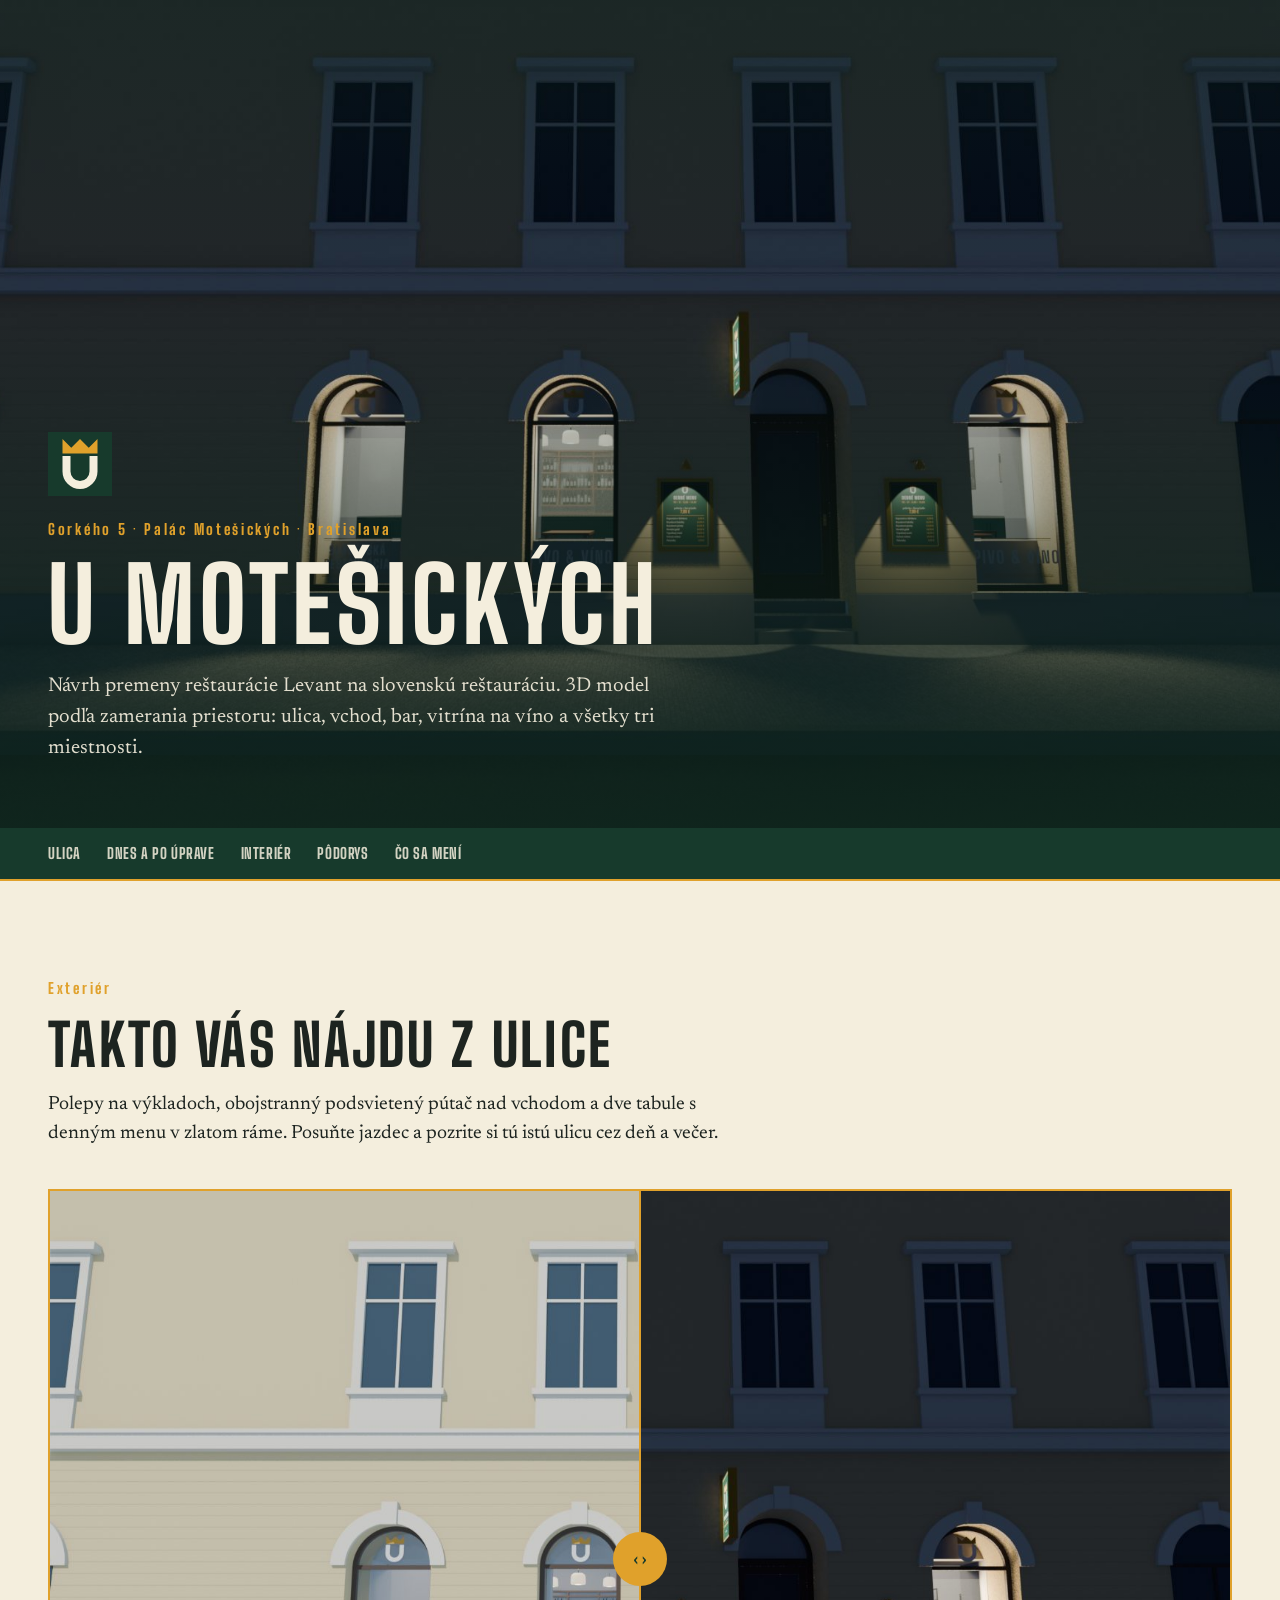
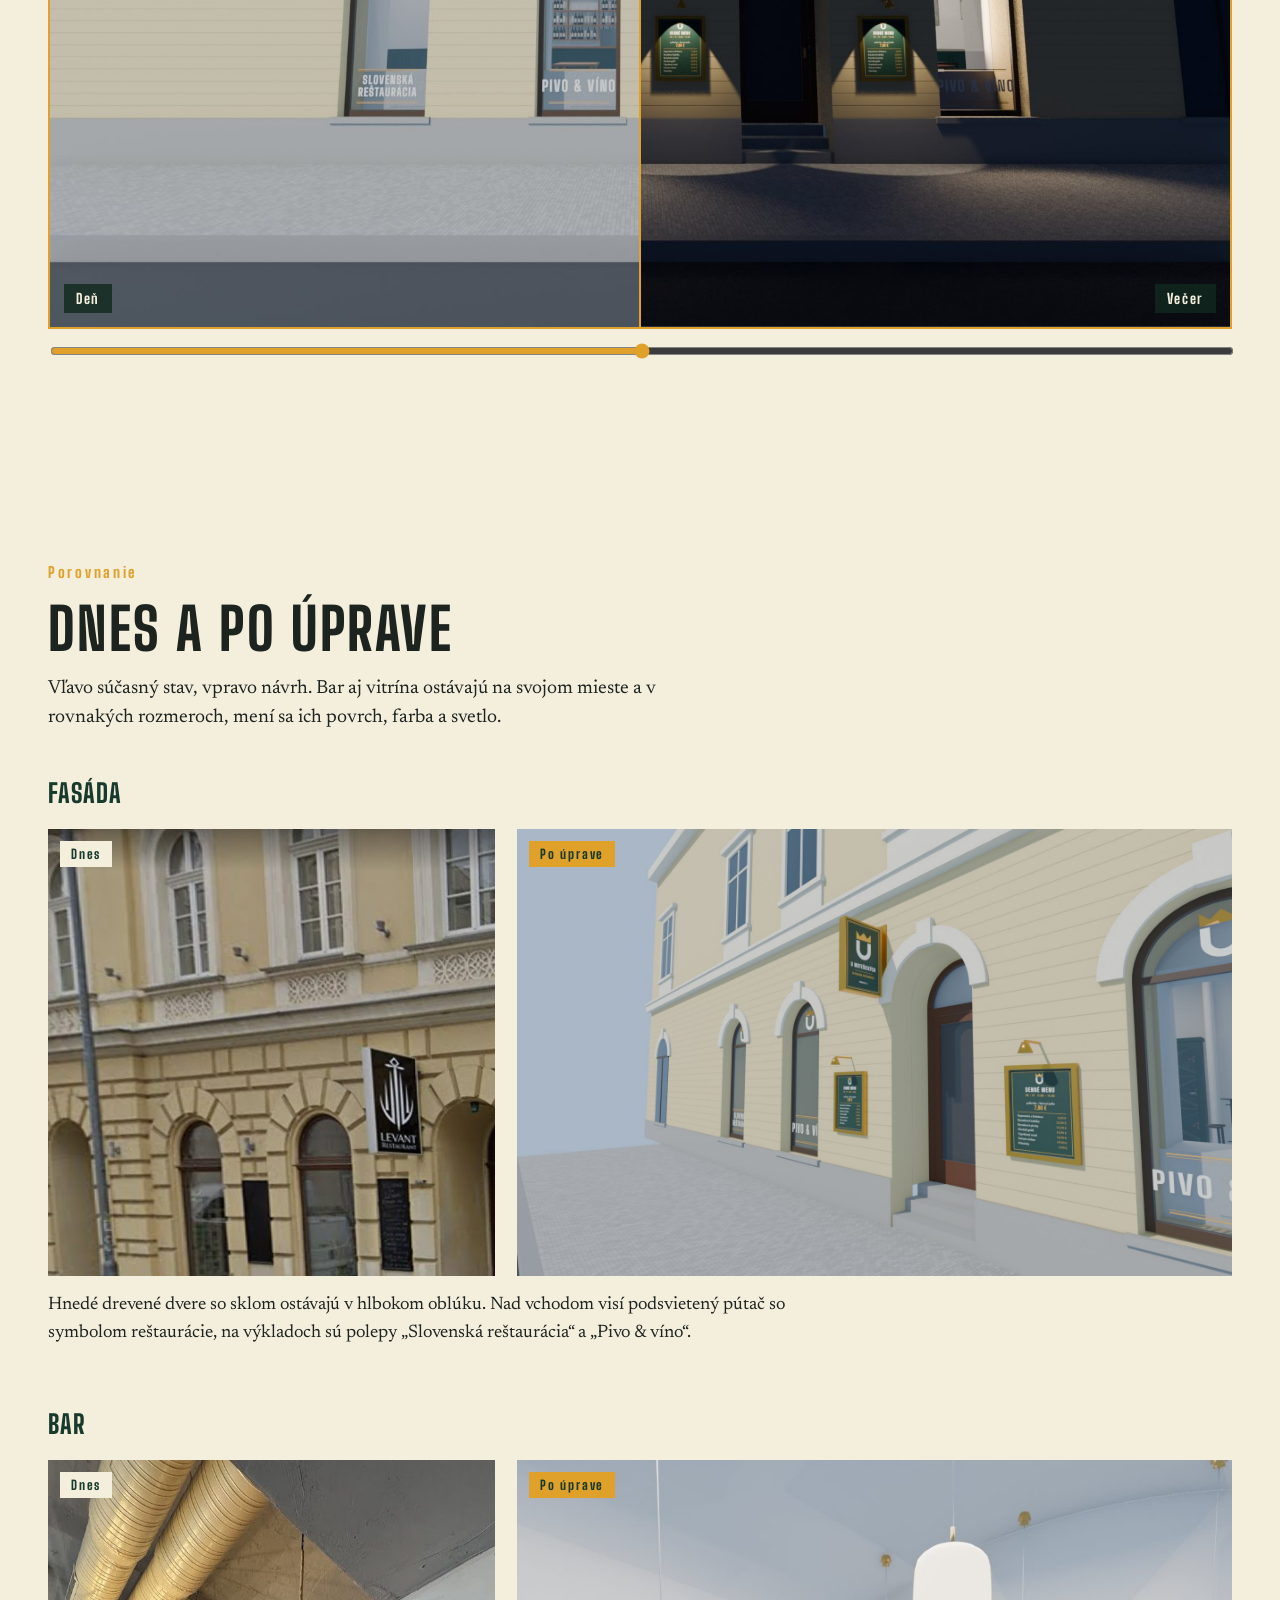
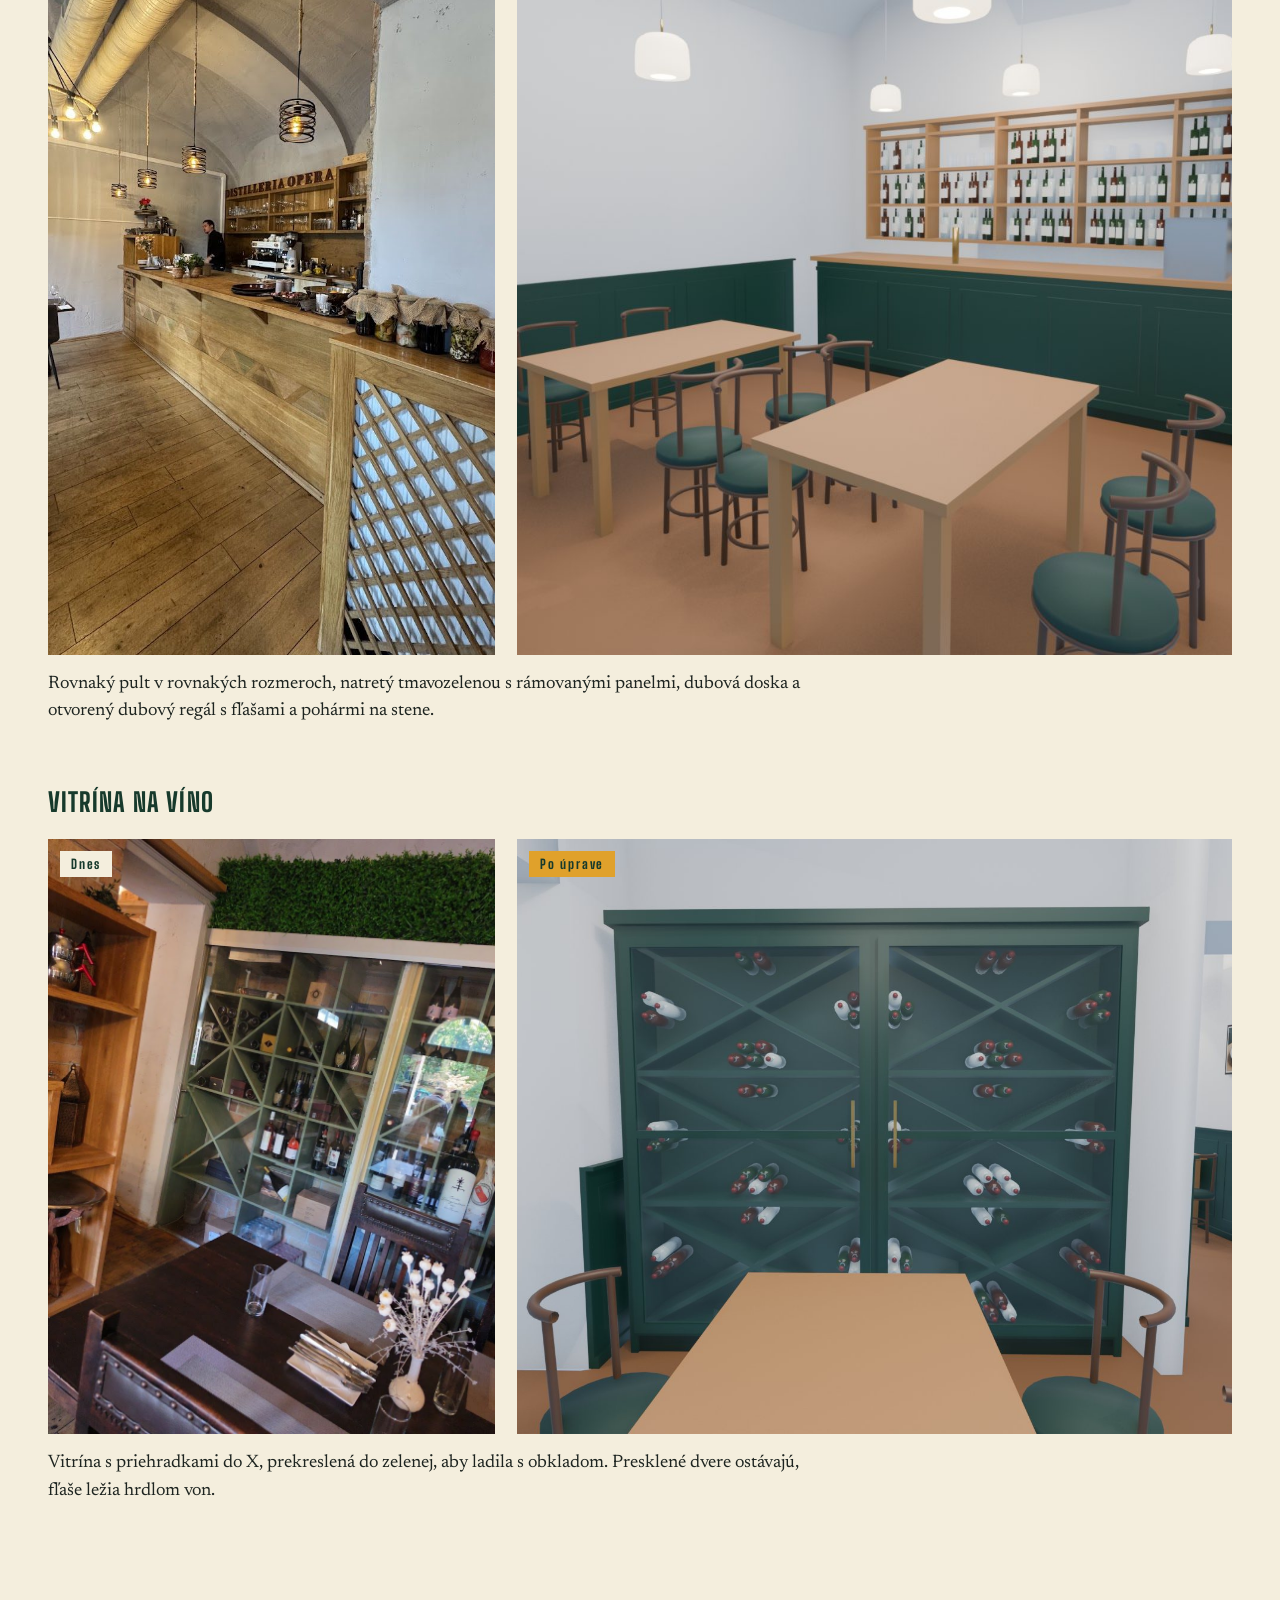
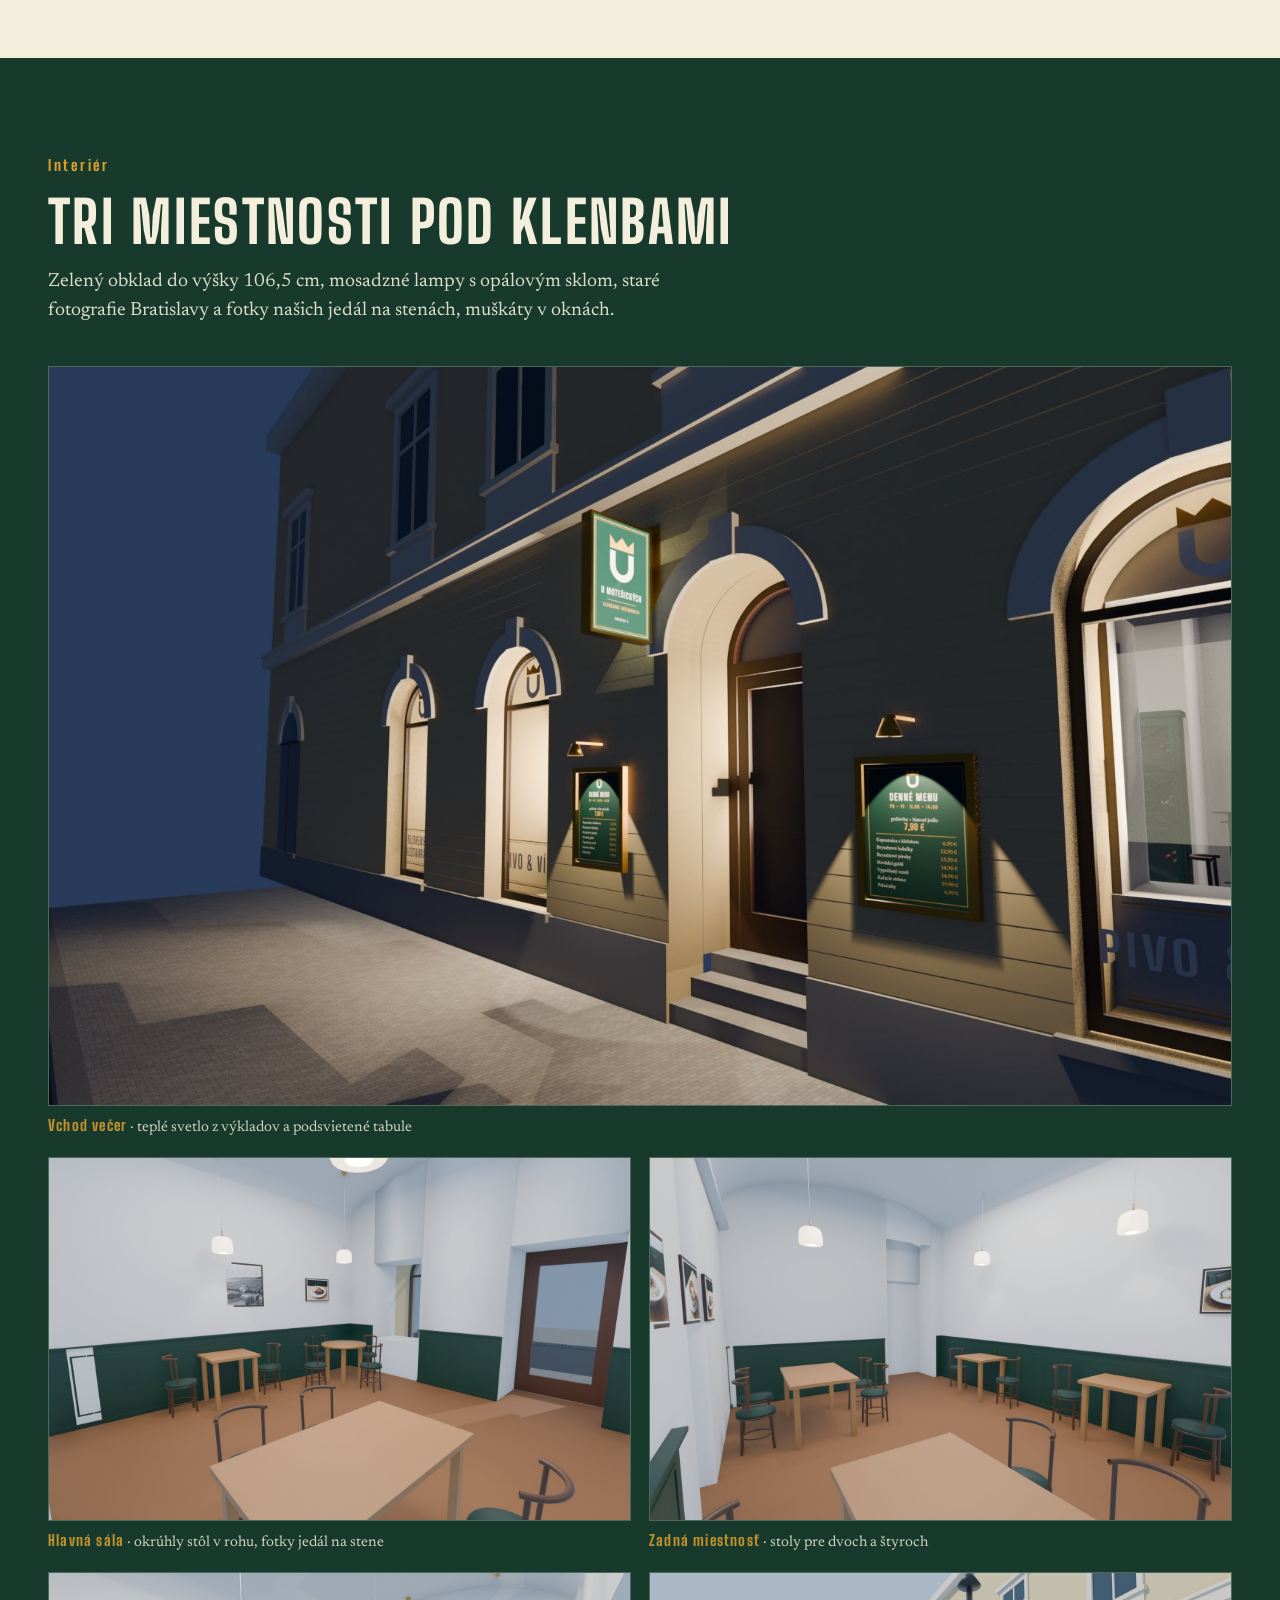
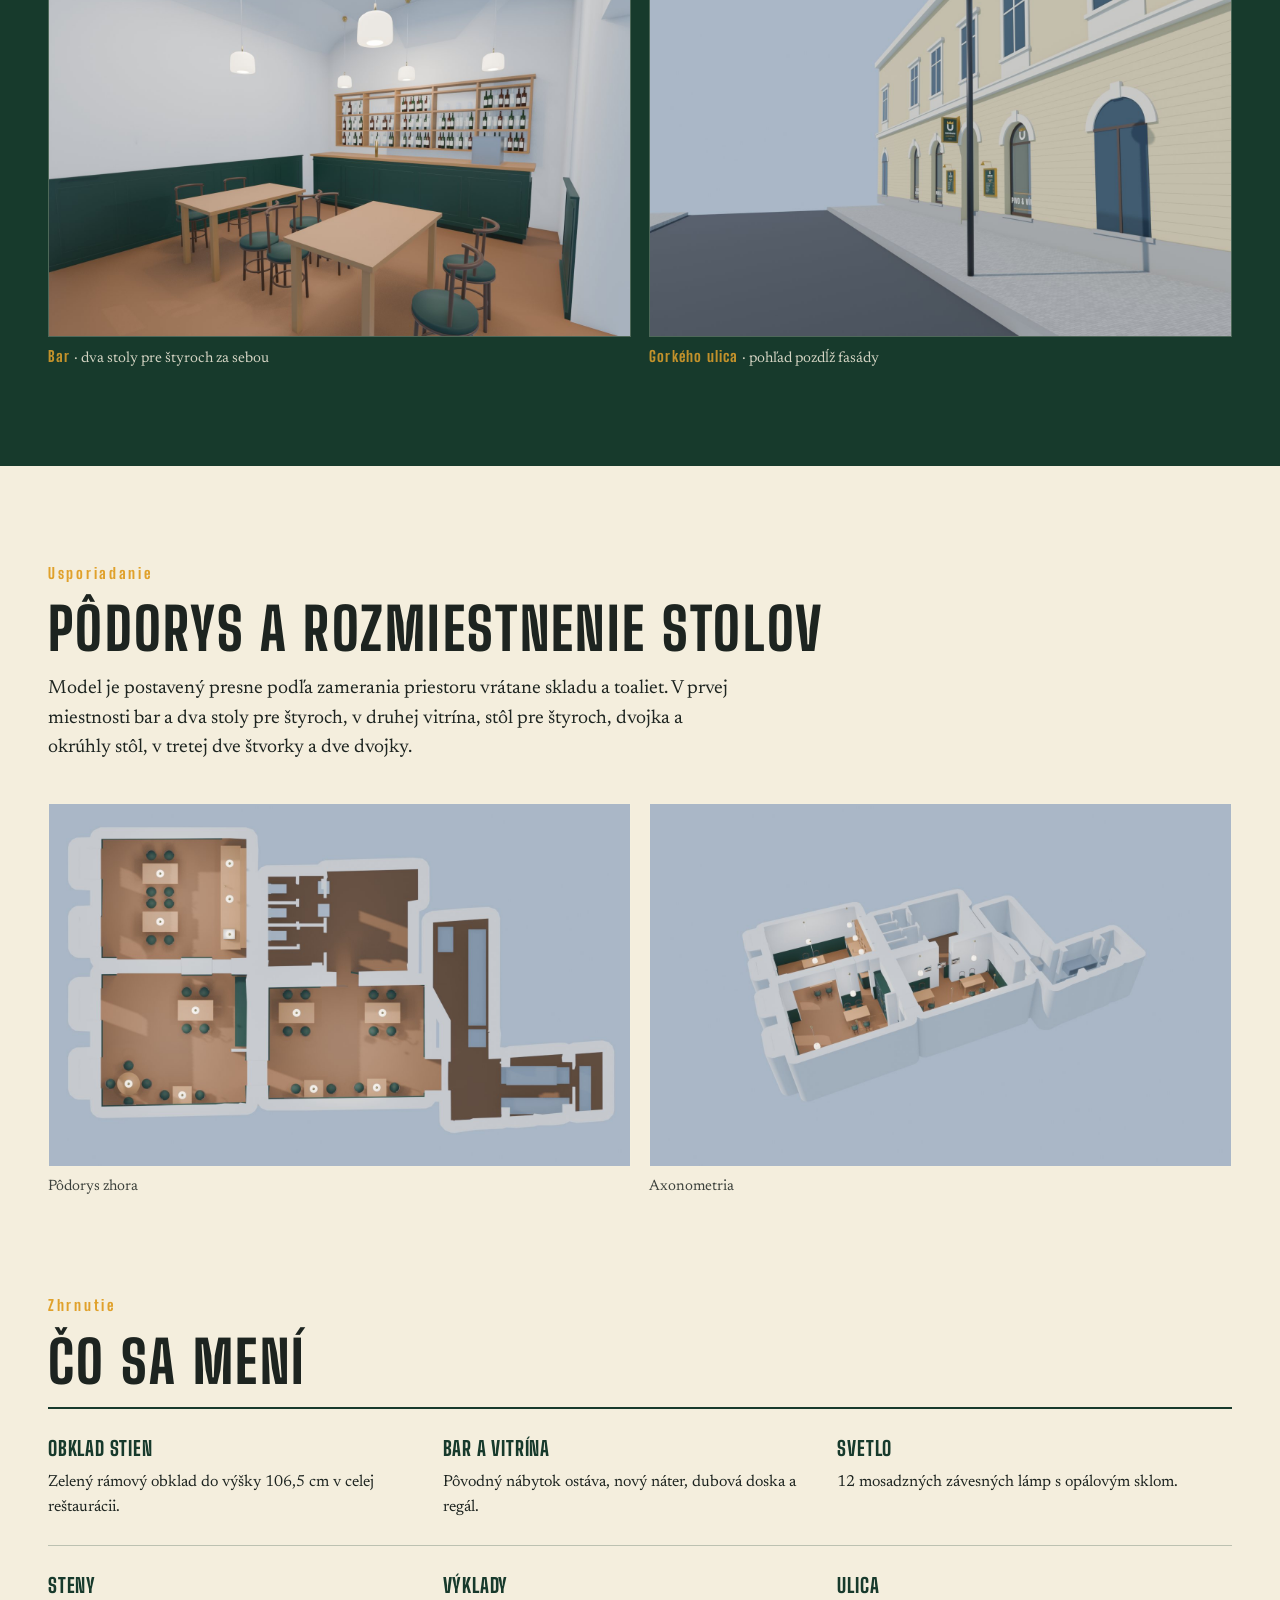
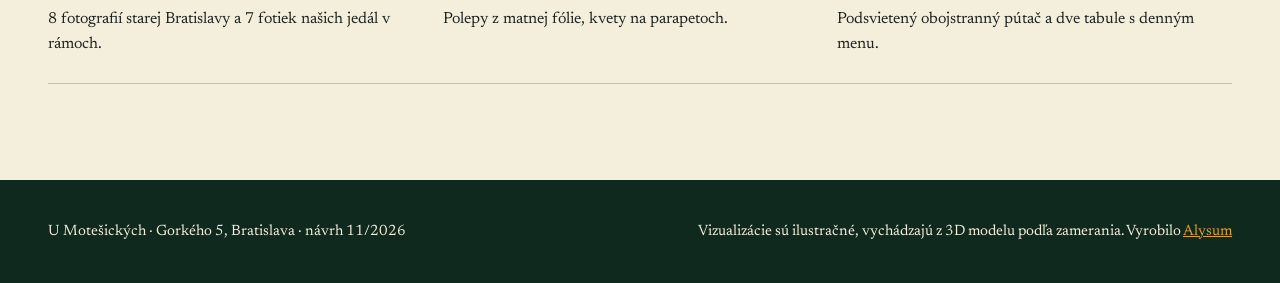
<file: vizualizacia/index.html>
<!DOCTYPE html>
<html lang="sk">
<head>
<meta charset="utf-8">
<meta name="viewport" content="width=device-width, initial-scale=1">
<title>U Motešických – návrh premeny reštaurácie</title>
<style>
@font-face{font-family:"BS";font-weight:800;src:url(fonts/big-shoulders-display-latin-800-normal.woff2) format("woff2")}
@font-face{font-family:"BS";font-weight:800;src:url(fonts/big-shoulders-display-latin-ext-800-normal.woff2) format("woff2");unicode-range:U+0100-024F}
@font-face{font-family:"NR";font-weight:400;src:url(fonts/newsreader-latin-400-normal.woff2) format("woff2")}
@font-face{font-family:"NR";font-weight:400;src:url(fonts/newsreader-latin-ext-400-normal.woff2) format("woff2");unicode-range:U+0100-024F}
:root{--g:#173A2C;--g2:#10291F;--c:#F4EEDD;--z:#E0A12B;--ink:#1D2420;--w:1240px}
*{box-sizing:border-box}
html{scroll-behavior:smooth}
body{margin:0;background:var(--c);color:var(--ink);font:400 18px/1.55 "NR",Georgia,serif}
h1,h2,h3,.lab,.btn,nav a{font-family:"BS",Impact,sans-serif;font-weight:800;letter-spacing:.04em;text-transform:uppercase;font-style:normal}
img{display:block;max-width:100%}
.wrap{max-width:var(--w);margin:0 auto;padding:0 28px}
/* hero */
.hero{position:relative;min-height:92vh;display:flex;align-items:flex-end;color:var(--c);background:var(--g2)}
.hero img.bg{position:absolute;inset:0;width:100%;height:100%;object-fit:cover}
.hero:after{content:"";position:absolute;inset:0;background:linear-gradient(180deg,rgba(16,41,31,.35) 0%,rgba(16,41,31,0) 35%,rgba(16,41,31,.85) 100%)}
.hero .wrap{position:relative;z-index:1;padding-bottom:64px;width:100%}
.hero .mark{width:64px;height:auto;margin-bottom:22px}
.hero h1{font-size:clamp(46px,8vw,110px);line-height:.95;margin:0 0 18px}
.hero p{max-width:620px;font-size:20px;margin:0;opacity:.92}
.eyebrow{color:var(--z);font-family:"BS",sans-serif;font-weight:800;letter-spacing:.18em;font-size:15px;margin-bottom:14px;display:block}
nav{position:sticky;top:0;z-index:20;background:var(--g);border-bottom:2px solid var(--z)}
nav .wrap{display:flex;gap:26px;overflow-x:auto;padding-top:14px;padding-bottom:14px}
nav a{color:var(--c);text-decoration:none;font-size:15px;white-space:nowrap;opacity:.85}
nav a:hover,nav a:focus-visible{color:var(--z);opacity:1;outline:none}
section{padding:96px 0}
section.dark{background:var(--g);color:var(--c)}
h2{font-size:clamp(34px,5vw,58px);line-height:1.02;margin:0 0 16px}
.lead{max-width:680px;margin:0 0 40px;font-size:19px}
.dark .lead{opacity:.9}
/* porovnanie deň / večer */
.cmp{position:relative;border:2px solid var(--z);overflow:hidden;cursor:ew-resize;user-select:none;touch-action:pan-y;aspect-ratio:16/10;background:#000}
.cmp img{position:absolute;inset:0;width:100%;height:100%;object-fit:cover}
.cmp .top{clip-path:inset(0 0 0 50%)}
.cmp .bar{position:absolute;top:0;bottom:0;left:50%;width:2px;background:var(--z);transform:translateX(-1px)}
.cmp .knob{position:absolute;top:50%;left:50%;width:54px;height:54px;border-radius:50%;background:var(--z);color:var(--g);transform:translate(-50%,-50%);display:grid;place-items:center;font:800 18px "BS",sans-serif}
.cmp .tag{position:absolute;bottom:14px;padding:6px 12px;background:rgba(16,41,31,.82);color:var(--c);font:800 14px "BS",sans-serif;letter-spacing:.12em}
.cmp .tag.l{left:14px}.cmp .tag.r{right:14px}
input.rng{width:100%;margin-top:14px;accent-color:var(--z)}
/* pred / po */
.pp{display:grid;grid-template-columns:1fr 1.6fr;gap:22px;margin-bottom:56px;align-items:stretch}
.pp figure{margin:0;position:relative;overflow:hidden;background:#ddd}
.pp img{width:100%;height:100%;object-fit:cover;cursor:zoom-in;transition:transform .5s}
.pp img:hover{transform:scale(1.02)}
.pp figcaption{position:absolute;top:12px;left:12px;padding:5px 11px;font:800 13px "BS",sans-serif;letter-spacing:.14em;background:var(--c);color:var(--g)}
.pp .po figcaption{background:var(--z)}
.pp h3{grid-column:1/-1;font-size:26px;margin:0 0 -6px;color:var(--g)}
.pp p.note{grid-column:1/-1;margin:-6px 0 0;max-width:760px}
/* galéria */
.grid{display:grid;grid-template-columns:repeat(6,1fr);gap:18px}
.grid figure{margin:0;grid-column:span 3;position:relative}
.grid figure.w{grid-column:span 6}
.grid figure.t{grid-column:span 2}
.grid img{width:100%;aspect-ratio:16/10;object-fit:cover;cursor:zoom-in;border:1px solid rgba(244,238,221,.25)}
.grid figcaption{margin-top:8px;font-size:15px;opacity:.85}
.dark .grid figcaption b{color:var(--z);font-family:"BS",sans-serif;letter-spacing:.08em;font-weight:800}
/* zoznam zmien */
.list{display:grid;grid-template-columns:repeat(3,1fr);gap:0;border-top:2px solid var(--g)}
.list div{padding:24px 24px 26px 0;border-bottom:1px solid rgba(23,58,44,.25)}
.list h3{font-size:20px;color:var(--g);margin:0 0 6px}
.list p{margin:0;font-size:16px}
footer{background:var(--g2);color:var(--c);padding:40px 0;font-size:15px}
footer .wrap{display:flex;justify-content:space-between;gap:20px;flex-wrap:wrap}
footer a{color:var(--z)}
/* lightbox */
.lb{position:fixed;inset:0;background:rgba(10,20,15,.94);display:none;align-items:center;justify-content:center;z-index:50;padding:3vw}
.lb.on{display:flex}
.lb img{max-height:90vh;max-width:94vw;border:2px solid var(--z)}
.lb button{position:absolute;top:16px;right:20px;background:none;border:0;color:var(--c);font:800 34px "BS",sans-serif;cursor:pointer}
.lb .prev,.lb .next{top:50%;transform:translateY(-50%);font-size:48px}
.lb .prev{left:14px;right:auto}
.lb p{position:absolute;bottom:14px;left:0;right:0;text-align:center;color:var(--c);margin:0}
:focus-visible{outline:2px solid var(--z);outline-offset:3px}
@media (max-width:820px){
  body{font-size:17px}
  section{padding:64px 0}
  .pp{grid-template-columns:1fr}
  .pp figure.dn{aspect-ratio:4/3}
  .grid figure,.grid figure.t{grid-column:span 6}
  .list{grid-template-columns:1fr}
  .hero{min-height:78vh}
}
@media (prefers-reduced-motion:reduce){*{transition:none!important;scroll-behavior:auto!important}}
</style>
</head>
<body>

<header class="hero">
  <img class="bg" src="img/render-05-ulica-vecer.jpg" alt="Fasáda reštaurácie U Motešických večer, podsvietený pútač a tabule s menu">
  <div class="wrap">
    <img class="mark" src="img/symbol-farebny-na-zelenej.svg" alt="">
    <span class="eyebrow">Gorkého 5 · Palác Motešických · Bratislava</span>
    <h1>U Motešických</h1>
    <p>Návrh premeny reštaurácie Levant na slovenskú reštauráciu. 3D model podľa zamerania priestoru: ulica, vchod, bar, vitrína na víno a všetky tri miestnosti.</p>
  </div>
</header>

<nav aria-label="Obsah"><div class="wrap">
  <a href="#ulica">Ulica</a><a href="#dnes-a-po">Dnes a po úprave</a><a href="#interier">Interiér</a><a href="#podorys">Pôdorys</a><a href="#co-sa-meni">Čo sa mení</a>
</div></nav>

<section id="ulica">
  <div class="wrap">
    <span class="eyebrow">Exteriér</span>
    <h2>Takto vás nájdu z ulice</h2>
    <p class="lead">Polepy na výkladoch, obojstranný podsvietený pútač nad vchodom a dve tabule s denným menu v zlatom ráme. Posuňte jazdec a pozrite si tú istú ulicu cez deň a večer.</p>
    <div class="cmp" id="cmp" role="img" aria-label="Porovnanie fasády cez deň a večer">
      <img src="img/render-04-ulica-den.jpg" alt="">
      <img class="top" src="img/render-05-ulica-vecer.jpg" alt="">
      <div class="bar"></div><div class="knob" aria-hidden="true">‹ ›</div>
      <span class="tag l">Deň</span><span class="tag r">Večer</span>
    </div>
    <input class="rng" id="rng" type="range" min="0" max="100" value="50" aria-label="Pomer deň a večer">
  </div>
</section>

<section id="dnes-a-po">
  <div class="wrap">
    <span class="eyebrow">Porovnanie</span>
    <h2>Dnes a po úprave</h2>
    <p class="lead">Vľavo súčasný stav, vpravo návrh. Bar aj vitrína ostávajú na svojom mieste a v rovnakých rozmeroch, mení sa ich povrch, farba a svetlo.</p>

    <div class="pp">
      <h3>Fasáda</h3>
      <figure class="dn"><img src="img/dnes-fasada.jpg" alt="Súčasná fasáda s reštauráciou Levant" data-cap="Dnes – fasáda Levant"><figcaption>Dnes</figcaption></figure>
      <figure class="po"><img src="img/render-07-vchod-den.jpg" alt="Návrh fasády U Motešických" data-cap="Po úprave – vchod, pútač a tabule s menu"><figcaption>Po úprave</figcaption></figure>
      <p class="note">Hnedé drevené dvere so sklom ostávajú v hlbokom oblúku. Nad vchodom visí podsvietený pútač so symbolom reštaurácie, na výkladoch sú polepy „Slovenská reštaurácia“ a „Pivo &amp; víno“.</p>
    </div>

    <div class="pp">
      <h3>Bar</h3>
      <figure class="dn"><img src="img/dnes-bar.jpg" alt="Súčasný bar" data-cap="Dnes – bar"><figcaption>Dnes</figcaption></figure>
      <figure class="po"><img src="img/render-01-bar.jpg" alt="Návrh baru v zelenej" data-cap="Po úprave – zelený bar s dubovou doskou a dubovým regálom"><figcaption>Po úprave</figcaption></figure>
      <p class="note">Rovnaký pult v rovnakých rozmeroch, natretý tmavozelenou s rámovanými panelmi, dubová doska a otvorený dubový regál s fľašami a pohármi na stene.</p>
    </div>

    <div class="pp">
      <h3>Vitrína na víno</h3>
      <figure class="dn"><img src="img/dnes-vitrina.jpg" alt="Súčasná vitrína na víno" data-cap="Dnes – vitrína na víno"><figcaption>Dnes</figcaption></figure>
      <figure class="po"><img src="img/render-09-vitrina.jpg" alt="Návrh vitríny na víno" data-cap="Po úprave – vitrína na víno"><figcaption>Po úprave</figcaption></figure>
      <p class="note">Vitrína s priehradkami do X, prekreslená do zelenej, aby ladila s obkladom. Presklené dvere ostávajú, fľaše ležia hrdlom von.</p>
    </div>
  </div>
</section>

<section id="interier" class="dark">
  <div class="wrap">
    <span class="eyebrow">Interiér</span>
    <h2>Tri miestnosti pod klenbami</h2>
    <p class="lead">Zelený obklad do výšky 106,5 cm, mosadzné lampy s opálovým sklom, staré fotografie Bratislavy a fotky našich jedál na stenách, muškáty v oknách.</p>
    <div class="grid">
      <figure class="w"><img src="img/render-08-vchod-vecer.jpg" alt="Vchod večer" data-cap="Vchod večer"><figcaption><b>Vchod večer</b> · teplé svetlo z výkladov a podsvietené tabule</figcaption></figure>
      <figure><img src="img/render-02-sala.jpg" alt="Hlavná sála" data-cap="Hlavná sála"><figcaption><b>Hlavná sála</b> · okrúhly stôl v rohu, fotky jedál na stene</figcaption></figure>
      <figure><img src="img/render-03-klenba.jpg" alt="Miestnosť s klenbou" data-cap="Zadná miestnosť pod klenbou"><figcaption><b>Zadná miestnosť</b> · stoly pre dvoch a štyroch</figcaption></figure>
      <figure><img src="img/render-01-bar.jpg" alt="Bar" data-cap="Bar"><figcaption><b>Bar</b> · dva stoly pre štyroch za sebou</figcaption></figure>
      <figure><img src="img/render-06-ulica-sikmo.jpg" alt="Pohľad pozdĺž ulice" data-cap="Pohľad pozdĺž Gorkého ulice"><figcaption><b>Gorkého ulica</b> · pohľad pozdĺž fasády</figcaption></figure>
    </div>
  </div>
</section>

<section id="podorys">
  <div class="wrap">
    <span class="eyebrow">Usporiadanie</span>
    <h2>Pôdorys a rozmiestnenie stolov</h2>
    <p class="lead">Model je postavený presne podľa zamerania priestoru vrátane skladu a toaliet. V prvej miestnosti bar a dva stoly pre štyroch, v druhej vitrína, stôl pre štyroch, dvojka a okrúhly stôl, v tretej dve štvorky a dve dvojky.</p>
    <div class="grid">
      <figure><img src="img/render-podorys.jpg" alt="Pôdorys zhora" data-cap="Pôdorys zhora"><figcaption>Pôdorys zhora</figcaption></figure>
      <figure><img src="img/render-axonometria.jpg" alt="Axonometria" data-cap="Axonometria"><figcaption>Axonometria</figcaption></figure>
    </div>
  </div>
</section>

<section id="co-sa-meni" style="padding-top:0">
  <div class="wrap">
    <span class="eyebrow">Zhrnutie</span>
    <h2>Čo sa mení</h2>
    <div class="list">
      <div><h3>Obklad stien</h3><p>Zelený rámový obklad do výšky 106,5 cm v celej reštaurácii.</p></div>
      <div><h3>Bar a vitrína</h3><p>Pôvodný nábytok ostáva, nový náter, dubová doska a regál.</p></div>
      <div><h3>Svetlo</h3><p>12 mosadzných závesných lámp s opálovým sklom.</p></div>
      <div><h3>Steny</h3><p>8 fotografií starej Bratislavy a 7 fotiek našich jedál v rámoch.</p></div>
      <div><h3>Výklady</h3><p>Polepy z matnej fólie, kvety na parapetoch.</p></div>
      <div><h3>Ulica</h3><p>Podsvietený obojstranný pútač a dve tabule s denným menu.</p></div>
    </div>
  </div>
</section>

<footer><div class="wrap">
  <span>U Motešických · Gorkého 5, Bratislava · návrh 11/2026</span>
  <span>Vizualizácie sú ilustračné, vychádzajú z 3D modelu podľa zamerania. Vyrobilo <a href="https://alysum.sk">Alysum</a></span>
</div></footer>

<div class="lb" id="lb" role="dialog" aria-modal="true" aria-label="Zväčšený obrázok">
  <button class="close" aria-label="Zavrieť">×</button>
  <button class="prev" aria-label="Predchádzajúci">‹</button>
  <button class="next" aria-label="Ďalší">›</button>
  <img alt=""><p></p>
</div>

<script>
(function(){
  var c=document.getElementById('cmp'),top=c.querySelector('.top'),bar=c.querySelector('.bar'),kn=c.querySelector('.knob'),r=document.getElementById('rng');
  function set(p){p=Math.max(0,Math.min(100,p));top.style.clipPath='inset(0 0 0 '+p+'%)';bar.style.left=p+'%';kn.style.left=p+'%';r.value=p}
  var drag=false;
  function pos(e){var b=c.getBoundingClientRect();var x=(e.touches?e.touches[0].clientX:e.clientX)-b.left;set(x/b.width*100)}
  c.addEventListener('pointerdown',function(e){drag=true;pos(e)});
  window.addEventListener('pointermove',function(e){if(drag)pos(e)});
  window.addEventListener('pointerup',function(){drag=false});
  r.addEventListener('input',function(){set(+r.value)});
  set(50);
  var imgs=[].slice.call(document.querySelectorAll('.pp img,.grid img')),lb=document.getElementById('lb'),li=lb.querySelector('img'),lp=lb.querySelector('p'),cur=0;
  function show(i){cur=(i+imgs.length)%imgs.length;li.src=imgs[cur].src;li.alt=imgs[cur].alt;lp.textContent=imgs[cur].dataset.cap||imgs[cur].alt;lb.classList.add('on')}
  imgs.forEach(function(im,i){im.tabIndex=0;im.addEventListener('click',function(){show(i)});im.addEventListener('keydown',function(e){if(e.key==='Enter')show(i)})});
  lb.querySelector('.close').onclick=function(){lb.classList.remove('on')};
  lb.querySelector('.prev').onclick=function(e){e.stopPropagation();show(cur-1)};
  lb.querySelector('.next').onclick=function(e){e.stopPropagation();show(cur+1)};
  lb.addEventListener('click',function(e){if(e.target===lb)lb.classList.remove('on')});
  document.addEventListener('keydown',function(e){if(!lb.classList.contains('on'))return;if(e.key==='Escape')lb.classList.remove('on');if(e.key==='ArrowLeft')show(cur-1);if(e.key==='ArrowRight')show(cur+1)});
})();
</script>
</body>
</html>
</file>
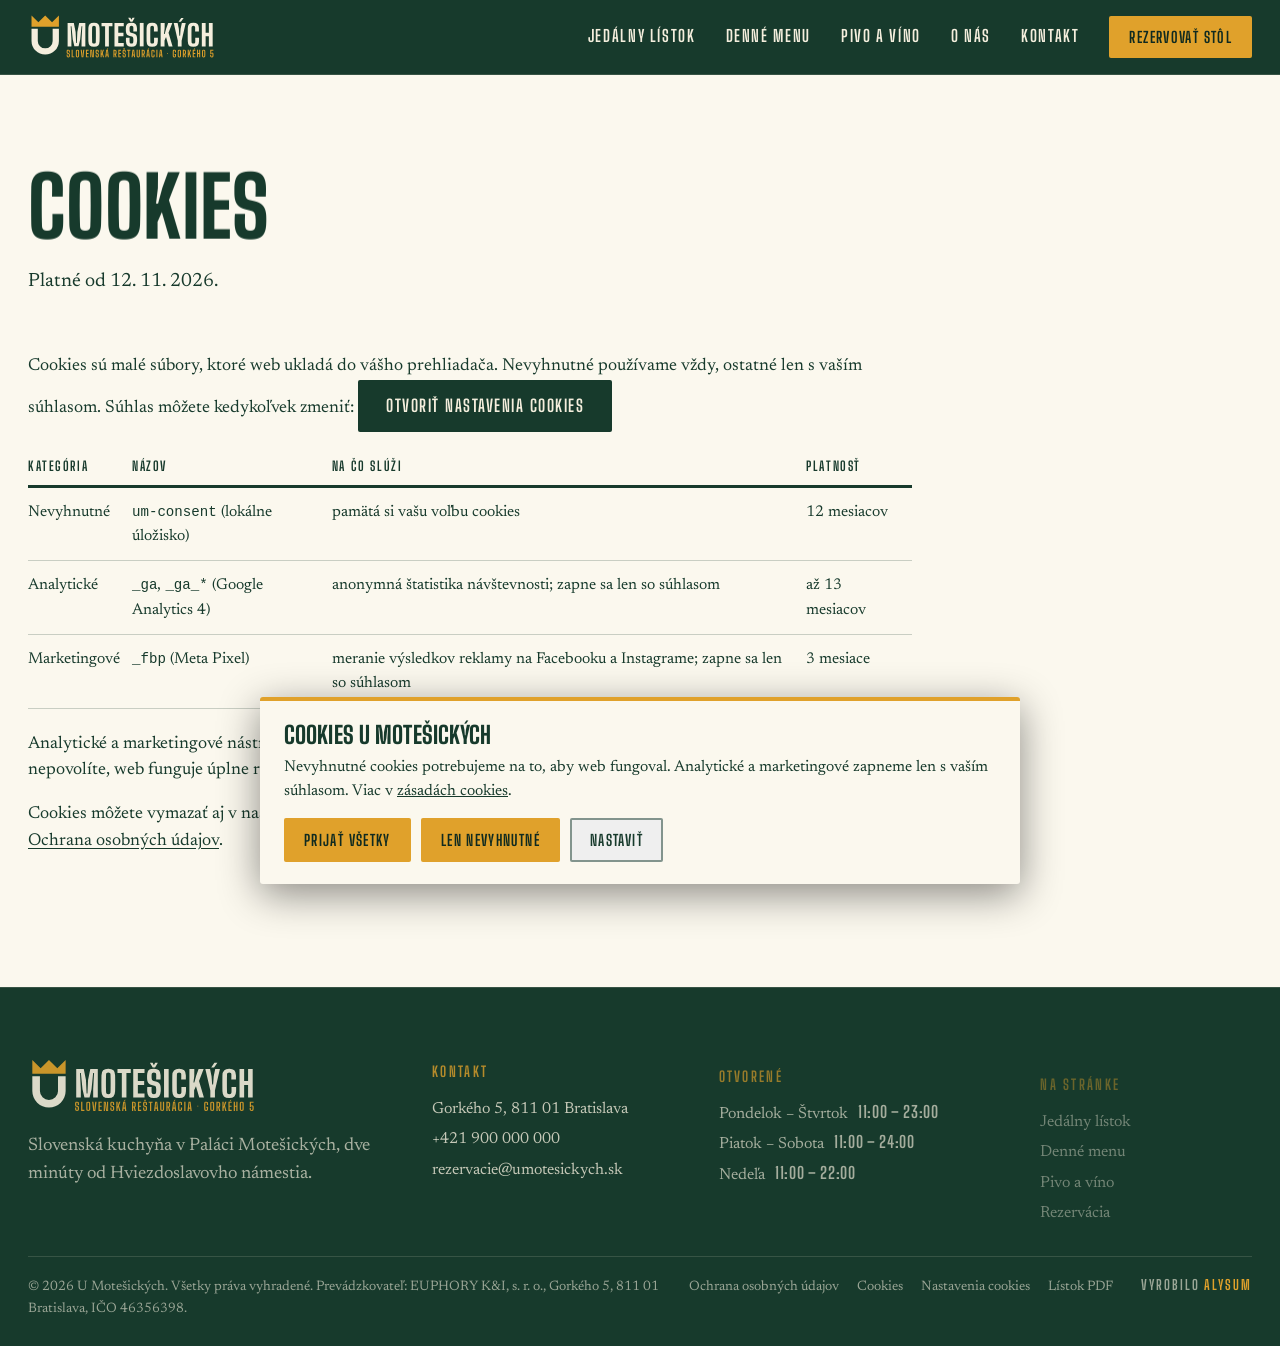
<file: cookies.html>
<!doctype html>
<html lang="sk">
<head>
<meta charset="utf-8">
<meta name="viewport" content="width=device-width, initial-scale=1">
<title>Cookies – U Motešických</title>
<meta name="description" content="Aké cookies používa web reštaurácie U Motešických a ako zmeniť súhlas.">
<link rel="canonical" href="https://umotesickych.sk/cookies.html">
<meta property="og:title" content="Cookies – U Motešických">
<meta property="og:description" content="Aké cookies používa web reštaurácie U Motešických a ako zmeniť súhlas.">
<meta property="og:image" content="https://umotesickych.sk/img/interier-hlavna.jpg">
<meta property="og:type" content="restaurant">
<meta property="og:locale" content="sk_SK">
<meta name="theme-color" content="#173A2C">
<link rel="icon" href="img/favicon.svg" type="image/svg+xml">
<link rel="apple-touch-icon" href="img/favicon-180.png">
<link rel="preload" href="fonts/big-shoulders-display-latin-800-normal.woff2" as="font" type="font/woff2" crossorigin>
<link rel="stylesheet" href="styles.css">
<link rel="stylesheet" href="motion.css">
<script>(function(r){if(!matchMedia("(prefers-reduced-motion: reduce)").matches){r.classList.add("motion");setTimeout(function(){r.classList.add("motion-ready")},2500)}})(document.documentElement)</script>
</head>
<body class="subpage">
<a class="skip" href="#obsah">Preskočiť na obsah</a>
<header class="top">
  <a class="brand" href="index.html" aria-label="U Motešických – domov"><img src="img/logo-horizontalne-svetle.svg" alt="U Motešických – slovenská reštaurácia" width="300" height="78"></a>
  <button class="nav-toggle" aria-expanded="false" aria-controls="nav">Menu</button>
  <nav id="nav" aria-label="Hlavná navigácia">
    <a href="index.html#listok">Jedálny lístok</a>
    <a href="denne-menu.html">Denné menu</a>
    <a href="index.html#napoje">Pivo a víno</a>
    <a href="index.html#pribeh">O nás</a>
    <a href="index.html#kontakt">Kontakt</a>
    <a class="btn btn-amber" href="tel:+421900000000">Rezervovať stôl</a>
  </nav>
</header>
<main id="obsah" class="paper sub"><div class="wrap narrow"><header class="sec-head"><h1>Cookies</h1><p>Platné od 12. 11. 2026.</p></header>
<div class="prose">
<p>Cookies sú malé súbory, ktoré web ukladá do vášho prehliadača. Nevyhnutné používame vždy, ostatné len s vaším súhlasom. Súhlas môžete kedykoľvek zmeniť: <button type="button" class="btn btn-green" data-cookie-settings>Otvoriť nastavenia cookies</button></p>
<table class="legal-table"><thead><tr><th>Kategória</th><th>Názov</th><th>Na čo slúži</th><th>Platnosť</th></tr></thead><tbody>
<tr><td>Nevyhnutné</td><td><code>um-consent</code> (lokálne úložisko)</td><td>pamätá si vašu voľbu cookies</td><td>12 mesiacov</td></tr>
<tr><td>Analytické</td><td><code>_ga</code>, <code>_ga_*</code> (Google Analytics 4)</td><td>anonymná štatistika návštevnosti; zapne sa len so súhlasom</td><td>až 13 mesiacov</td></tr>
<tr><td>Marketingové</td><td><code>_fbp</code> (Meta Pixel)</td><td>meranie výsledkov reklamy na Facebooku a Instagrame; zapne sa len so súhlasom</td><td>3 mesiace</td></tr>
</tbody></table>
<p>Analytické a marketingové nástroje prevádzkujú Google Ireland Limited a Meta Platforms Ireland Limited. Ak ich nepovolíte, web funguje úplne rovnako.</p>
<p>Cookies môžete vymazať aj v nastaveniach svojho prehliadača. Ako spracúvame osobné údaje, nájdete na stránke <a href="ochrana-osobnych-udajov.html">Ochrana osobných údajov</a>.</p>
</div></div></main>
<footer class="foot">
  <div class="foot-in">
    <div class="foot-brand">
      <img src="img/logo-horizontalne-svetle.svg" alt="U Motešických – slovenská reštaurácia" width="300" height="78" loading="lazy">
      <p>Slovenská kuchyňa v Paláci Motešických, dve minúty od Hviezdoslavovho námestia.</p>
    </div>
    <div class="foot-col">
      <h2>Kontakt</h2>
      <p>Gorkého 5, 811 01 Bratislava<br><a href="tel:+421900000000">+421 900 000 000</a><br><a href="mailto:rezervacie@umotesickych.sk">rezervacie@umotesickych.sk</a></p>
    </div>
    <div class="foot-col">
      <h2>Otvorené</h2>
      <p>Pondelok – Štvrtok <b>11:00 – 23:00</b><br>Piatok – Sobota <b>11:00 – 24:00</b><br>Nedeľa <b>11:00 – 22:00</b></p>
    </div>
    <nav class="foot-col" aria-label="Odkazy v pätičke">
      <h2>Na stránke</h2>
      <p><a href="index.html#listok">Jedálny lístok</a><br><a href="denne-menu.html">Denné menu</a><br><a href="index.html#napoje">Pivo a víno</a><br><a href="index.html#kontakt">Rezervácia</a></p>
    </nav>
  </div>
  <div class="foot-bar">
    <p>© <span id="rok">2026</span> U Motešických. Všetky práva vyhradené. Prevádzkovateľ: EUPHORY K&amp;I, s. r. o., Gorkého 5, 811 01 Bratislava, IČO 46356398.</p>
    <p class="foot-links"><a href="ochrana-osobnych-udajov.html">Ochrana osobných údajov</a><a href="cookies.html">Cookies</a><button type="button" class="linklike" data-cookie-settings>Nastavenia cookies</button><a href="listok.pdf">Lístok PDF</a></p>
    <p class="foot-made">Vyrobilo <a href="https://alysum.sk" rel="noopener">Alysum</a></p>
  </div>
</footer>
<div class="cookie" id="cookie" role="dialog" aria-modal="false" aria-labelledby="cookie-h" hidden>
  <div class="cookie-in">
    <h2 id="cookie-h">Cookies u Motešických</h2>
    <p>Nevyhnutné cookies potrebujeme na to, aby web fungoval. Analytické a marketingové zapneme len s vaším súhlasom. Viac v <a href="cookies.html">zásadách cookies</a>.</p>
    <div class="cookie-opts" id="cookie-opts" hidden>
      <label><input type="checkbox" checked disabled> Nevyhnutné <small>vždy zapnuté</small></label>
      <label><input type="checkbox" id="ck-a"> Analytické <small>návštevnosť webu</small></label>
      <label><input type="checkbox" id="ck-m"> Marketingové <small>meranie reklamy</small></label>
    </div>
    <div class="cookie-btns">
      <button type="button" class="btn btn-amber" data-ck="all">Prijať všetky</button>
      <button type="button" class="btn btn-amber" data-ck="none">Len nevyhnutné</button>
      <button type="button" class="btn btn-line" data-ck="set">Nastaviť</button>
      <button type="button" class="btn btn-line" data-ck="save" hidden>Uložiť výber</button>
    </div>
  </div>
</div>
<script>window.UM={"hodiny":{"0":["11:00","22:00"],"1":["11:00","23:00"],"2":["11:00","23:00"],"3":["11:00","23:00"],"4":["11:00","23:00"],"5":["11:00","24:00"],"6":["11:00","24:00"]},"email":"rezervacie@umotesickych.sk","ga4":"","metaPixel":"","dm":[[["Pondelok","Fazuľová polievka s údeným mäsom","Segedínsky guláš s chlebom","Bryndzové halušky so slaninou"],["Utorok","Zeleninová polievka s haluškami","Kurací paprikáš s haluškami","Šošovicový prívarok s volským okom a chlebom"],["Streda","Hovädzí vývar s rezancami","Varené hovädzie s chrenovou omáčkou a zemiakmi","Zemiakové placky s kapustovým šalátom"],["Štvrtok","Cesnačka s opečeným chlebom","Grilovaná krkovička na cibuľke s ryžou","Granadír s kyslou uhorkou"],["Piatok","Kapustnica s klobásou","Vyprážaný kurací rezeň so zemiakovou kašou","Šúľance s makom a maslom"]],[["Pondelok","Šošovicová polievka na kyslo","Hovädzí guláš s chlebom","Strapačky s kyslou kapustou"],["Utorok","Slepačí vývar s rezancami","Kuracie rizoto so syrom a uhorkou","Bryndzové pirohy so smotanou"],["Streda","Zemiaková polievka na kyslo","Fašírka so zemiakovou kašou a uhorkou","Hrachová kaša s opraženou cibuľkou a chlebom"],["Štvrtok","Gulášová polievka","Grilované kuracie stehno s ryžou a kapustovým šalátom","Palacinky s tvarohom a lekvárom"],["Piatok","Hrachová polievka s krutónmi","Vyprážané rybie filé so zemiakovým šalátom","Bryndzové halušky so slaninou"]],[["Pondelok","Kapustová polievka s klobásou","Bravčový perkelt s haluškami","Zemiakový prívarok s vajcom a chlebom"],["Utorok","Paradajková polievka s ryžou","Mäsové guľky v paradajkovej omáčke s ryžou","Tvarohové halušky so slaninou"],["Streda","Slepačí vývar s rezancami","Kuracie soté so zeleninou a ryžou","Vyprážaný karfiol so zemiakmi a tatárskou omáčkou"],["Štvrtok","Fazuľová polievka na kyslo","Bravčový rezeň z grilu s opekanými zemiakmi","Lečo s vajcom a chlebom"],["Piatok","Zeleninový krém s krutónmi","Vyprážaný syr so zemiakmi a tatárskou omáčkou","Rezance s makom a maslom"]],[["Pondelok","Frankfurtská polievka","Segedínsky guláš s chlebom","Bryndzové pirohy so smotanou"],["Utorok","Hovädzí vývar s celestínskymi rezancami","Varené hovädzie s paradajkovou omáčkou a zemiakmi","Granadír s kyslou uhorkou"],["Streda","Šošovicová polievka","Kurací rezeň v cestíčku so zemiakovou kašou","Kapustové halušky"],["Štvrtok","Gulášová polievka","Grilovaná krkovička s dusenou kapustou a zemiakmi","Fazuľa na kyslo s vajcom a chlebom"],["Piatok","Cesnačka s opečeným chlebom","Vyprážané rybie filé so zemiakovým šalátom","Šúľance s makom a maslom"]]]};</script>
<script src="js/gsap.min.js" defer></script>
<script src="js/ScrollTrigger.min.js" defer></script>
<script src="js/lenis.min.js" defer></script>
<script src="app.js" defer></script>
<script src="motion.js" defer></script>
</body>
</html>
</file>
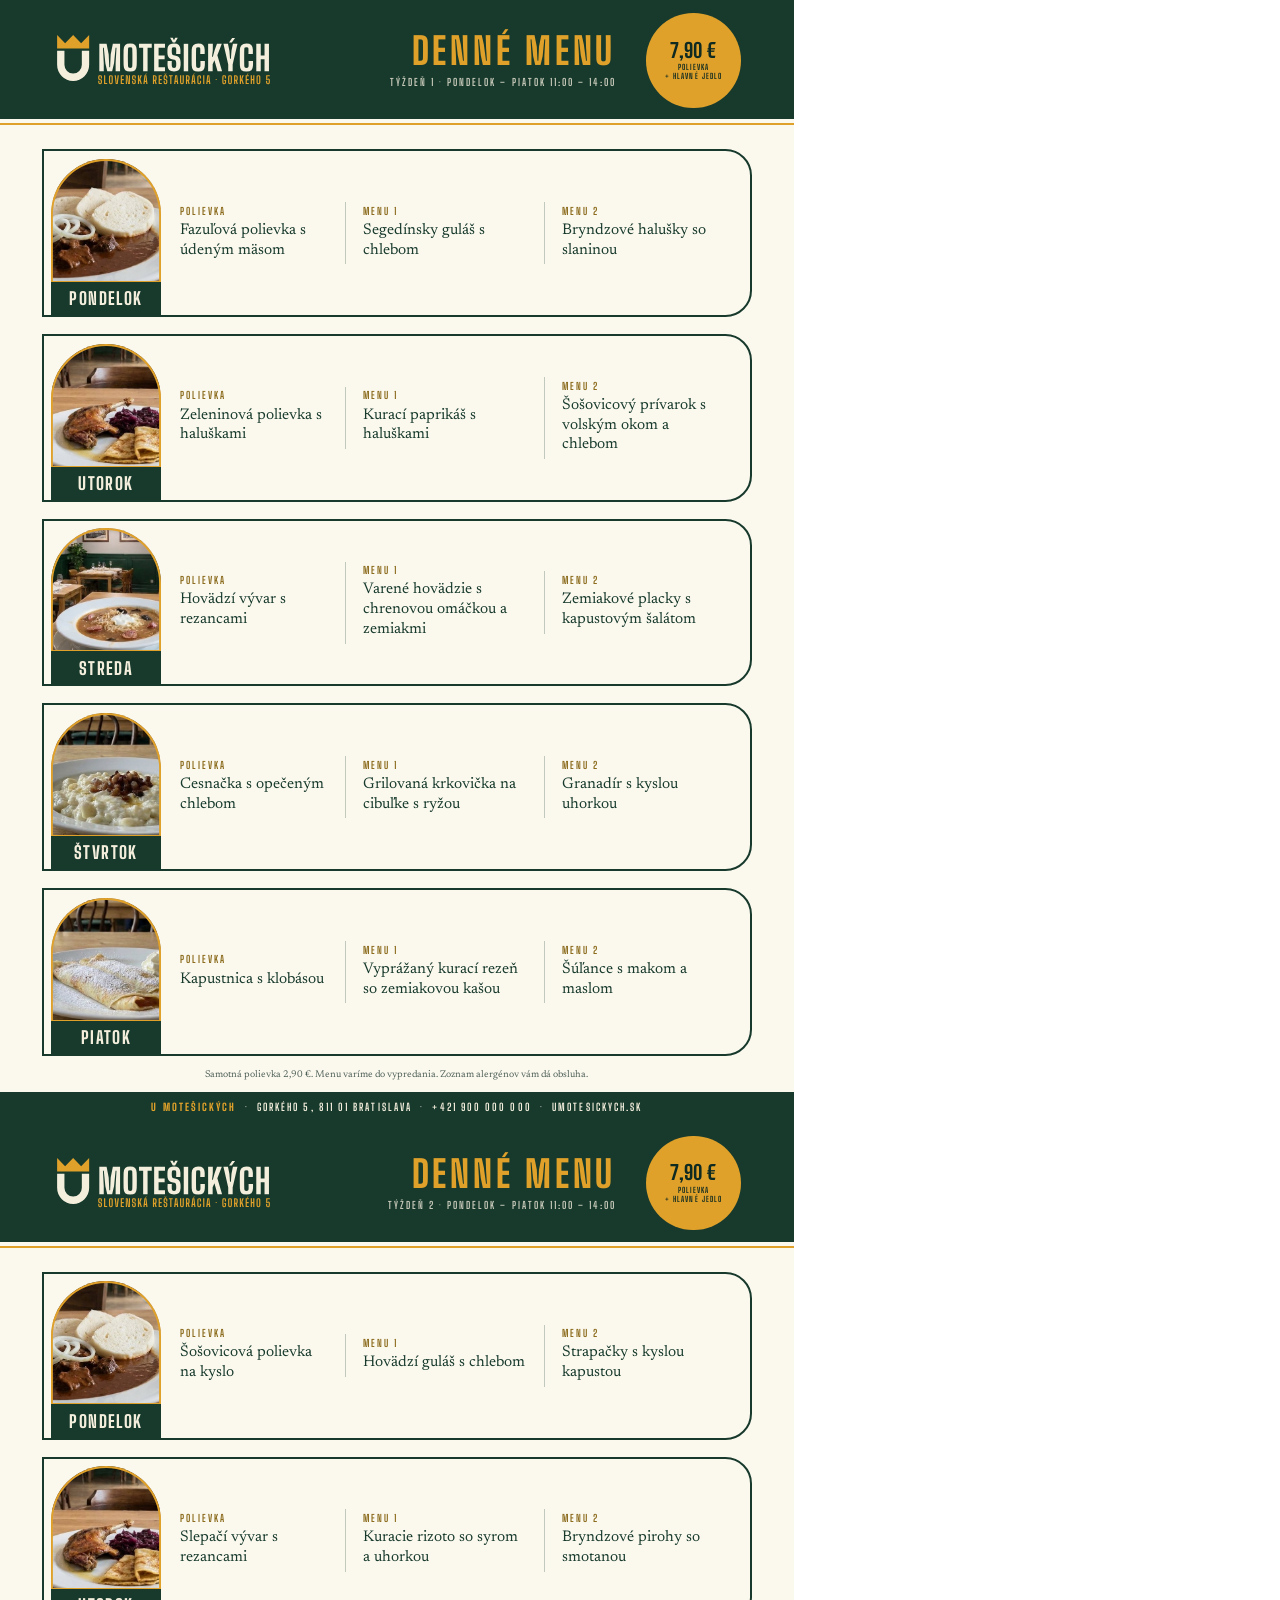
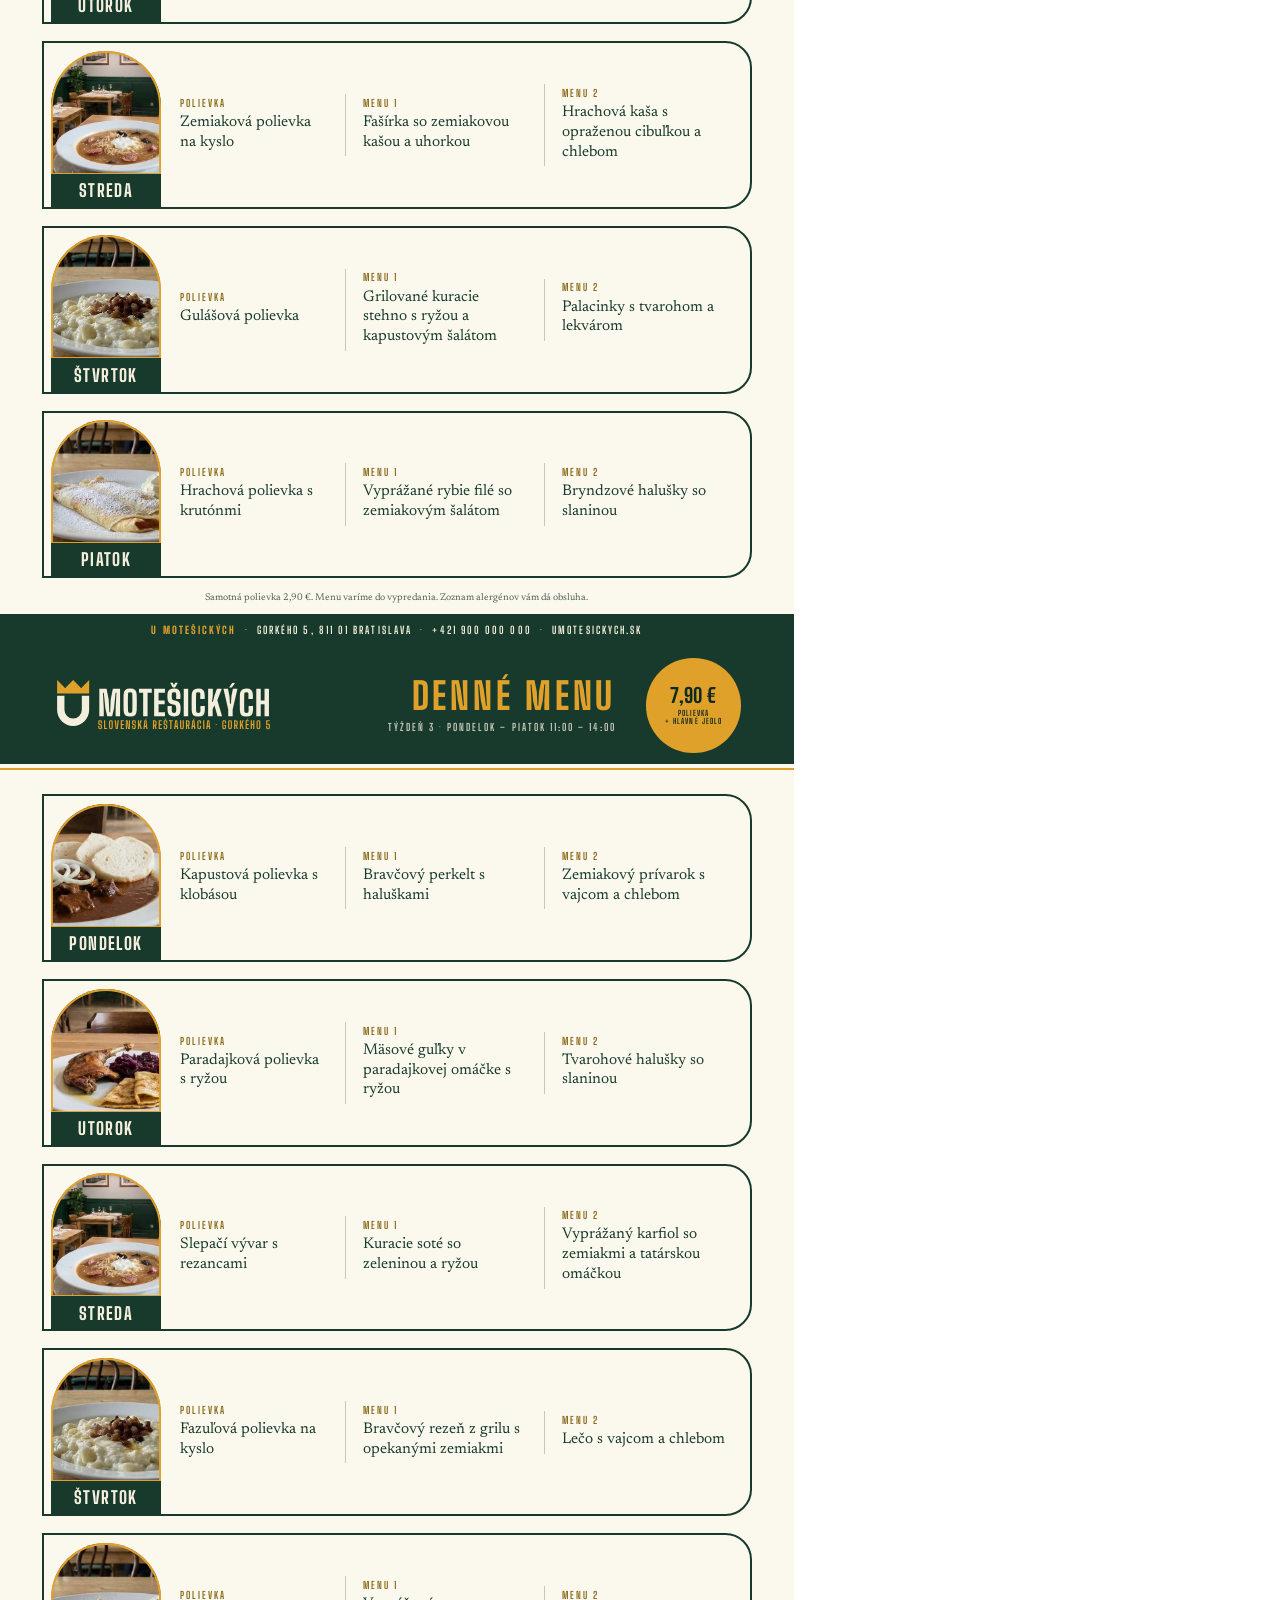
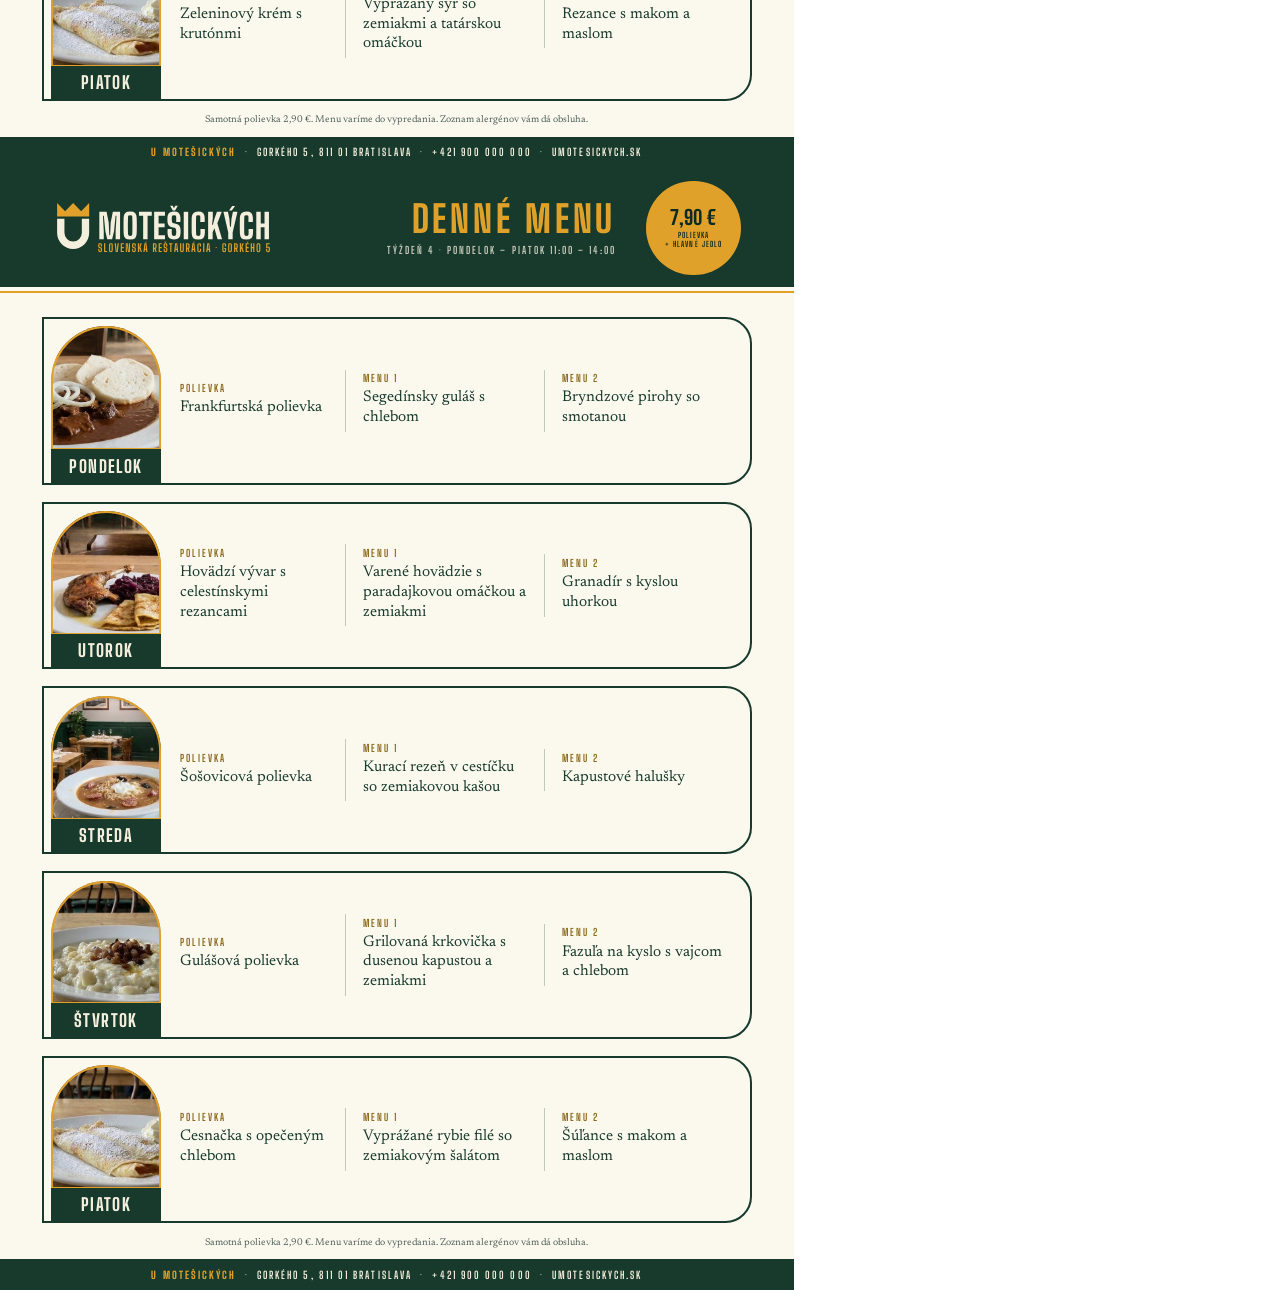
<file: denne-menu-tlac.html>
<!doctype html><html lang="sk"><head><meta charset="utf-8"><title>Denné menu – U Motešických</title><link rel="stylesheet" href="listok.css"></head><body><article class="sheet dm"><header><svg class="plogo" xmlns="http://www.w3.org/2000/svg" viewBox="0 0 966 256" role="img" xmlns:c2pa="http://c2pa.org/manifest"><title>U Motešických – slovenská reštaurácia</title><g transform="translate(0 0)"><g transform="translate(-40 -18) scale(1)"><path d="M58 104V166A70 70 0 0 0 198 166V104H166V166A38 38 0 0 1 90 166V104Z" fill="#F4EEDD"/><path d="M58 94V36L93 71L128 36L163 71L198 36V94Z" fill="#E0A12B"/></g><g transform="translate(196.00 176.00)" fill="#F4EEDD"><path transform="translate(0.00 0) scale(0.07500 -0.07500)" d="M86 0V1600H509L632 982L667 230H716L749 982L874 1600H1295V0H1036V486L1086 1372H1034L944 469L833 2H547L438 469L347 1372H297L345 486V0Z"/><path transform="translate(106.58 0) scale(0.07500 -0.07500)" d="M462 -18Q262 -18 173.0 66.5Q84 151 80 348Q78 457 76.5 571.0Q75 685 75.0 800.5Q75 916 76.5 1030.0Q78 1144 80 1254Q84 1450 173.0 1534.0Q262 1618 462 1618Q663 1618 750.0 1534.0Q837 1450 843 1254Q846 1143 848.0 1029.0Q850 915 850.0 799.5Q850 684 848.0 570.5Q846 457 843 348Q837 151 750.0 66.5Q663 -18 462 -18ZM462 193Q524 193 554.0 220.0Q584 247 585 301Q589 414 591.0 541.5Q593 669 593.0 801.5Q593 934 591.0 1061.0Q589 1188 585 1301Q584 1354 553.0 1380.5Q522 1407 462 1407Q402 1407 371.0 1380.5Q340 1354 338 1301Q334 1188 331.5 1061.0Q329 934 329.0 801.5Q329 669 331.5 541.5Q334 414 338 301Q340 247 371.0 220.0Q402 193 462 193Z"/><path transform="translate(178.88 0) scale(0.07500 -0.07500)" d="M255 0V1372H12V1600H757V1372H513V0Z"/><path transform="translate(239.55 0) scale(0.07500 -0.07500)" d="M86 0V1600H718V1372H345V926H698V698H345V228H718V0Z"/><path transform="translate(299.78 0) scale(0.07500 -0.07500)" d="M442 -18Q243 -18 158.0 67.0Q73 152 64 349Q63 388 63.0 430.0Q63 472 65.0 513.5Q67 555 71 595H314Q310 518 309.5 442.5Q309 367 314 302Q319 248 349.5 220.5Q380 193 442 193Q503 193 531.0 220.5Q559 248 564 302Q568 342 569.5 378.0Q571 414 569.5 451.0Q568 488 564 529Q561 579 539.5 617.0Q518 655 468 668L319 706Q222 731 166.0 778.5Q110 826 85.5 898.0Q61 970 58 1068Q57 1117 57.0 1162.5Q57 1208 58 1253Q63 1384 101.5 1464.5Q140 1545 222.5 1581.5Q305 1618 442 1618Q635 1618 721.5 1533.5Q808 1449 816 1253Q818 1207 817.0 1140.0Q816 1073 813 1011H565Q568 1083 569.0 1155.5Q570 1228 567 1300Q565 1353 532.5 1380.0Q500 1407 442 1407Q380 1407 351.0 1380.0Q322 1353 316 1300Q311 1242 311.0 1184.0Q311 1126 316 1068Q321 1016 342.5 980.0Q364 944 418 931L549 900Q652 875 711.0 825.5Q770 776 795.5 702.0Q821 628 824 529Q825 496 825.0 466.5Q825 437 824.5 408.5Q824 380 822 349Q814 152 728.5 67.0Q643 -18 442 -18ZM372 1682 216 1947H368L439 1810L510 1947H661L506 1682Z"/><path transform="translate(368.93 0) scale(0.07500 -0.07500)" d="M86 0V1600H345V0Z"/><path transform="translate(404.25 0) scale(0.07500 -0.07500)" d="M460 -19Q256 -19 169.5 66.0Q83 151 79 348Q77 446 76.0 562.0Q75 678 75.0 800.0Q75 922 76.0 1038.5Q77 1155 79 1254Q82 1424 171.5 1521.0Q261 1618 460 1618Q656 1618 744.0 1533.5Q832 1449 837 1253Q838 1218 838.0 1175.0Q838 1132 837.0 1088.5Q836 1045 835 1011H577Q578 1052 579.0 1103.5Q580 1155 580.0 1207.0Q580 1259 579 1300Q578 1353 547.5 1380.0Q517 1407 460 1407Q401 1407 370.0 1380.0Q339 1353 337 1300Q333 1184 331.5 1057.0Q330 930 330.0 800.0Q330 670 331.5 543.5Q333 417 337 301Q339 247 370.0 219.5Q401 192 460 192Q522 192 554.0 219.5Q586 247 587 301Q588 342 588.5 395.0Q589 448 588.5 501.0Q588 554 587 594H845Q847 537 847.0 471.5Q847 406 845 348Q840 151 750.5 66.0Q661 -19 460 -19Z"/><path transform="translate(475.50 0) scale(0.07500 -0.07500)" d="M86 0V1600H361L358 1214L313 844H362L465 1223L601 1600H883L624 928L899 0H636L453 639L350 405V0Z"/><path transform="translate(547.27 0) scale(0.07500 -0.07500)" d="M301 0V392L21 1600H285L369 1196L405 729H456L491 1196L575 1600H839L559 391V0ZM349 1680 529 1945H698L509 1680Z"/><path transform="translate(614.77 0) scale(0.07500 -0.07500)" d="M460 -19Q256 -19 169.5 66.0Q83 151 79 348Q77 446 76.0 562.0Q75 678 75.0 800.0Q75 922 76.0 1038.5Q77 1155 79 1254Q82 1424 171.5 1521.0Q261 1618 460 1618Q656 1618 744.0 1533.5Q832 1449 837 1253Q838 1218 838.0 1175.0Q838 1132 837.0 1088.5Q836 1045 835 1011H577Q578 1052 579.0 1103.5Q580 1155 580.0 1207.0Q580 1259 579 1300Q578 1353 547.5 1380.0Q517 1407 460 1407Q401 1407 370.0 1380.0Q339 1353 337 1300Q333 1184 331.5 1057.0Q330 930 330.0 800.0Q330 670 331.5 543.5Q333 417 337 301Q339 247 370.0 219.5Q401 192 460 192Q522 192 554.0 219.5Q586 247 587 301Q588 342 588.5 395.0Q589 448 588.5 501.0Q588 554 587 594H845Q847 537 847.0 471.5Q847 406 845 348Q840 151 750.5 66.0Q661 -19 460 -19Z"/><path transform="translate(686.02 0) scale(0.07500 -0.07500)" d="M86 0V1600H345V926H566V1600H824V0H566V698H345V0Z"/></g><g transform="translate(196.00 232.00)" fill="#E0A12B"><path transform="translate(0.00 0) scale(0.02412 -0.02412)" d="M410 -17Q231 -17 154.0 60.5Q77 138 70 316Q69 363 68.5 407.5Q68 452 69.5 497.0Q71 542 75 589H279Q275 509 274.5 429.0Q274 349 279 278Q283 219 314.0 190.5Q345 162 409 162Q472 162 500.0 190.5Q528 219 534 278Q537 323 538.0 362.0Q539 401 538.0 441.0Q537 481 534 529Q530 588 510.0 630.0Q490 672 437 686L303 720Q213 743 162.0 787.5Q111 832 89.0 901.0Q67 970 64 1066Q63 1120 63.5 1176.0Q64 1232 65 1287Q69 1405 103.5 1477.5Q138 1550 212.5 1583.5Q287 1617 409 1617Q582 1617 659.5 1540.0Q737 1463 744 1286Q746 1237 745.0 1165.5Q744 1094 741 1023H533Q536 1098 536.5 1173.5Q537 1249 534 1324Q533 1382 501.0 1410.5Q469 1439 408 1439Q344 1439 315.0 1410.5Q286 1382 281 1324Q276 1260 276.5 1195.0Q277 1130 281 1066Q285 1002 306.0 963.0Q327 924 382 910L503 881Q598 859 651.0 812.5Q704 766 726.0 695.5Q748 625 751 529Q753 487 753.0 453.0Q753 419 752.0 386.5Q751 354 750 316Q743 138 665.5 60.5Q588 -17 410 -17Z"/><path transform="translate(24.80 0) scale(0.02412 -0.02412)" d="M93 0V1600H309V192H666V0Z"/><path transform="translate(46.61 0) scale(0.02412 -0.02412)" d="M428 -17Q248 -17 168.5 59.5Q89 136 86 314Q83 434 82.0 556.0Q81 678 81.0 800.5Q81 923 82.0 1044.5Q83 1166 86 1287Q89 1464 168.5 1540.5Q248 1617 428 1617Q608 1617 686.5 1540.5Q765 1464 769 1287Q773 1165 774.5 1043.0Q776 921 776.0 799.0Q776 677 774.5 555.5Q773 434 769 314Q765 136 686.5 59.5Q608 -17 428 -17ZM428 162Q492 162 522.0 189.5Q552 217 553 276Q558 400 559.5 533.5Q561 667 561.0 803.0Q561 939 559.0 1071.0Q557 1203 553 1325Q552 1384 521.5 1411.5Q491 1439 428 1439Q365 1439 334.5 1411.5Q304 1384 302 1325Q298 1203 295.5 1071.0Q293 939 293.5 803.0Q294 667 296.0 533.5Q298 400 302 276Q304 217 334.5 189.5Q365 162 428 162Z"/><path transform="translate(72.40 0) scale(0.02412 -0.02412)" d="M236 0 35 1600H259L362 753L391 192H446L475 753L578 1600H803L602 0Z"/><path transform="translate(97.73 0) scale(0.02412 -0.02412)" d="M93 0V1600H664V1408H309V906H644V714H309V192H664V0Z"/><path transform="translate(119.97 0) scale(0.02412 -0.02412)" d="M93 0V1600H423L527 1092L650 192H699L659 974L643 1600H853V0H508L398 549L300 1409H248L285 606L302 0Z"/><path transform="translate(147.93 0) scale(0.02412 -0.02412)" d="M410 -17Q231 -17 154.0 60.5Q77 138 70 316Q69 363 68.5 407.5Q68 452 69.5 497.0Q71 542 75 589H279Q275 509 274.5 429.0Q274 349 279 278Q283 219 314.0 190.5Q345 162 409 162Q472 162 500.0 190.5Q528 219 534 278Q537 323 538.0 362.0Q539 401 538.0 441.0Q537 481 534 529Q530 588 510.0 630.0Q490 672 437 686L303 720Q213 743 162.0 787.5Q111 832 89.0 901.0Q67 970 64 1066Q63 1120 63.5 1176.0Q64 1232 65 1287Q69 1405 103.5 1477.5Q138 1550 212.5 1583.5Q287 1617 409 1617Q582 1617 659.5 1540.0Q737 1463 744 1286Q746 1237 745.0 1165.5Q744 1094 741 1023H533Q536 1098 536.5 1173.5Q537 1249 534 1324Q533 1382 501.0 1410.5Q469 1439 408 1439Q344 1439 315.0 1410.5Q286 1382 281 1324Q276 1260 276.5 1195.0Q277 1130 281 1066Q285 1002 306.0 963.0Q327 924 382 910L503 881Q598 859 651.0 812.5Q704 766 726.0 695.5Q748 625 751 529Q753 487 753.0 453.0Q753 419 752.0 386.5Q751 354 750 316Q743 138 665.5 60.5Q588 -17 410 -17Z"/><path transform="translate(172.73 0) scale(0.02412 -0.02412)" d="M93 0V1600H323L320 1217L284 833H327L439 1235L566 1600H803L551 913L821 0H601L409 668L313 442V0Z"/><path transform="translate(198.19 0) scale(0.02412 -0.02412)" d="M32 0 228 1600H588L784 0H563L525 399H291L254 0ZM312 591H505L471 943L436 1408H380L346 943ZM345 1680 512 1932H658L484 1680Z"/><path transform="translate(238.45 0) scale(0.02412 -0.02412)" d="M93 0V1600H408Q587 1600 667.5 1525.0Q748 1450 754 1276Q757 1203 757.5 1142.5Q758 1082 757.5 1023.5Q757 965 754 900Q751 787 715.5 716.5Q680 646 606 612L781 0H551L402 576H309V0ZM309 767H407Q472 767 503.5 797.5Q535 828 538 889Q541 953 542.0 1020.5Q543 1088 542.0 1155.5Q541 1223 538 1287Q535 1348 504.0 1378.0Q473 1408 408 1408H309Z"/><path transform="translate(263.49 0) scale(0.02412 -0.02412)" d="M93 0V1600H664V1408H309V906H644V714H309V192H664V0Z"/><path transform="translate(285.74 0) scale(0.02412 -0.02412)" d="M410 -17Q231 -17 154.0 60.5Q77 138 70 316Q69 363 68.5 407.5Q68 452 69.5 497.0Q71 542 75 589H279Q275 509 274.5 429.0Q274 349 279 278Q283 219 314.0 190.5Q345 162 409 162Q472 162 500.0 190.5Q528 219 534 278Q537 323 538.0 362.0Q539 401 538.0 441.0Q537 481 534 529Q530 588 510.0 630.0Q490 672 437 686L303 720Q213 743 162.0 787.5Q111 832 89.0 901.0Q67 970 64 1066Q63 1120 63.5 1176.0Q64 1232 65 1287Q69 1405 103.5 1477.5Q138 1550 212.5 1583.5Q287 1617 409 1617Q582 1617 659.5 1540.0Q737 1463 744 1286Q746 1237 745.0 1165.5Q744 1094 741 1023H533Q536 1098 536.5 1173.5Q537 1249 534 1324Q533 1382 501.0 1410.5Q469 1439 408 1439Q344 1439 315.0 1410.5Q286 1382 281 1324Q276 1260 276.5 1195.0Q277 1130 281 1066Q285 1002 306.0 963.0Q327 924 382 910L503 881Q598 859 651.0 812.5Q704 766 726.0 695.5Q748 625 751 529Q753 487 753.0 453.0Q753 419 752.0 386.5Q751 354 750 316Q743 138 665.5 60.5Q588 -17 410 -17ZM348 1682 201 1934H331L406 1793L481 1934H611L464 1682Z"/><path transform="translate(310.54 0) scale(0.02412 -0.02412)" d="M241 0V1408H11V1600H688V1408H458V0Z"/><path transform="translate(332.54 0) scale(0.02412 -0.02412)" d="M32 0 228 1600H588L784 0H563L525 399H291L254 0ZM312 591H505L471 943L436 1408H380L346 943Z"/><path transform="translate(357.37 0) scale(0.02412 -0.02412)" d="M420 -17Q238 -17 159.5 59.5Q81 136 79 314Q75 634 75.0 957.5Q75 1281 79 1600H295Q292 1387 291.0 1162.5Q290 938 291.0 713.5Q292 489 294 276Q294 219 326.0 190.5Q358 162 420 162Q483 162 513.5 190.5Q544 219 544 276Q546 489 547.0 713.5Q548 938 547.5 1162.5Q547 1387 544 1600H760Q765 1281 765.0 957.5Q765 634 760 314Q758 136 679.5 59.5Q601 -17 420 -17Z"/><path transform="translate(382.74 0) scale(0.02412 -0.02412)" d="M93 0V1600H408Q587 1600 667.5 1525.0Q748 1450 754 1276Q757 1203 757.5 1142.5Q758 1082 757.5 1023.5Q757 965 754 900Q751 787 715.5 716.5Q680 646 606 612L781 0H551L402 576H309V0ZM309 767H407Q472 767 503.5 797.5Q535 828 538 889Q541 953 542.0 1020.5Q543 1088 542.0 1155.5Q541 1223 538 1287Q535 1348 504.0 1378.0Q473 1408 408 1408H309Z"/><path transform="translate(407.79 0) scale(0.02412 -0.02412)" d="M32 0 228 1600H588L784 0H563L525 399H291L254 0ZM312 591H505L471 943L436 1408H380L346 943ZM345 1680 512 1932H658L484 1680Z"/><path transform="translate(432.61 0) scale(0.02412 -0.02412)" d="M425 -17Q243 -17 165.5 60.0Q88 137 85 315Q83 427 82.0 550.0Q81 673 81.0 800.0Q81 927 82.0 1050.5Q83 1174 85 1287Q87 1443 167.0 1529.5Q247 1616 424 1616Q600 1616 679.0 1539.5Q758 1463 764 1285Q765 1250 765.0 1201.5Q765 1153 764.0 1105.5Q763 1058 762 1022H546Q547 1066 547.5 1119.0Q548 1172 548.0 1225.5Q548 1279 547 1323Q546 1382 515.5 1410.0Q485 1438 424 1438Q363 1438 333.0 1410.0Q303 1382 301 1323Q297 1196 295.5 1064.5Q294 933 294.0 800.0Q294 667 295.5 535.0Q297 403 301 277Q303 218 333.5 189.5Q364 161 425 161Q490 161 522.0 189.5Q554 218 555 277Q556 322 556.5 377.5Q557 433 556.0 488.0Q555 543 554 588H771Q773 522 773.5 451.5Q774 381 772 315Q766 137 685.5 60.0Q605 -17 425 -17Z"/><path transform="translate(457.99 0) scale(0.02412 -0.02412)" d="M93 0V1600H309V0Z"/><path transform="translate(472.83 0) scale(0.02412 -0.02412)" d="M32 0 228 1600H588L784 0H563L525 399H291L254 0ZM312 591H505L471 943L436 1408H380L346 943Z"/><path transform="translate(513.10 0) scale(0.02412 -0.02412)" d="M86 751V918H254V751Z"/><path transform="translate(541.88 0) scale(0.02412 -0.02412)" d="M428 -17Q306 -17 232.5 16.5Q159 50 124.5 123.5Q90 197 86 316Q83 426 82.0 548.5Q81 671 81.0 796.5Q81 922 82.0 1043.5Q83 1165 86 1274Q91 1398 126.0 1473.5Q161 1549 234.5 1583.0Q308 1617 427 1617Q598 1617 676.5 1540.0Q755 1463 765 1286Q768 1224 768.0 1154.5Q768 1085 765 1023H549Q552 1091 552.0 1173.5Q552 1256 549 1324Q546 1382 515.5 1410.5Q485 1439 427 1439Q366 1439 335.5 1410.5Q305 1382 302 1324Q298 1199 295.5 1067.0Q293 935 293.0 801.0Q293 667 295.5 535.0Q298 403 302 278Q305 219 335.5 190.5Q366 162 428 162Q490 162 524.0 190.5Q558 219 561 278Q562 316 562.5 362.5Q563 409 562.5 454.5Q562 500 561 539H439V728H772Q775 644 774.5 538.0Q774 432 770 316Q763 138 683.5 60.5Q604 -17 428 -17Z"/><path transform="translate(567.34 0) scale(0.02412 -0.02412)" d="M428 -17Q248 -17 168.5 59.5Q89 136 86 314Q83 434 82.0 556.0Q81 678 81.0 800.5Q81 923 82.0 1044.5Q83 1166 86 1287Q89 1464 168.5 1540.5Q248 1617 428 1617Q608 1617 686.5 1540.5Q765 1464 769 1287Q773 1165 774.5 1043.0Q776 921 776.0 799.0Q776 677 774.5 555.5Q773 434 769 314Q765 136 686.5 59.5Q608 -17 428 -17ZM428 162Q492 162 522.0 189.5Q552 217 553 276Q558 400 559.5 533.5Q561 667 561.0 803.0Q561 939 559.0 1071.0Q557 1203 553 1325Q552 1384 521.5 1411.5Q491 1439 428 1439Q365 1439 334.5 1411.5Q304 1384 302 1325Q298 1203 295.5 1071.0Q293 939 293.5 803.0Q294 667 296.0 533.5Q298 400 302 276Q304 217 334.5 189.5Q365 162 428 162Z"/><path transform="translate(593.13 0) scale(0.02412 -0.02412)" d="M93 0V1600H408Q587 1600 667.5 1525.0Q748 1450 754 1276Q757 1203 757.5 1142.5Q758 1082 757.5 1023.5Q757 965 754 900Q751 787 715.5 716.5Q680 646 606 612L781 0H551L402 576H309V0ZM309 767H407Q472 767 503.5 797.5Q535 828 538 889Q541 953 542.0 1020.5Q543 1088 542.0 1155.5Q541 1223 538 1287Q535 1348 504.0 1378.0Q473 1408 408 1408H309Z"/><path transform="translate(618.17 0) scale(0.02412 -0.02412)" d="M93 0V1600H323L320 1217L284 833H327L439 1235L566 1600H803L551 913L821 0H601L409 668L313 442V0Z"/><path transform="translate(643.62 0) scale(0.02412 -0.02412)" d="M93 0V1600H664V1408H309V906H644V714H309V192H664V0ZM301 1680 468 1932H614L440 1680Z"/><path transform="translate(665.86 0) scale(0.02412 -0.02412)" d="M93 0V1600H309V906H542V1600H758V0H542V714H309V0Z"/><path transform="translate(691.53 0) scale(0.02412 -0.02412)" d="M428 -17Q248 -17 168.5 59.5Q89 136 86 314Q83 434 82.0 556.0Q81 678 81.0 800.5Q81 923 82.0 1044.5Q83 1166 86 1287Q89 1464 168.5 1540.5Q248 1617 428 1617Q608 1617 686.5 1540.5Q765 1464 769 1287Q773 1165 774.5 1043.0Q776 921 776.0 799.0Q776 677 774.5 555.5Q773 434 769 314Q765 136 686.5 59.5Q608 -17 428 -17ZM428 162Q492 162 522.0 189.5Q552 217 553 276Q558 400 559.5 533.5Q561 667 561.0 803.0Q561 939 559.0 1071.0Q557 1203 553 1325Q552 1384 521.5 1411.5Q491 1439 428 1439Q365 1439 334.5 1411.5Q304 1384 302 1325Q298 1203 295.5 1071.0Q293 939 293.5 803.0Q294 667 296.0 533.5Q298 400 302 276Q304 217 334.5 189.5Q365 162 428 162Z"/><path transform="translate(732.76 0) scale(0.02412 -0.02412)" d="M450 -17Q265 -17 182.0 60.5Q99 138 94 316Q92 380 92.0 432.5Q92 485 95 542H311Q308 503 307.5 457.5Q307 412 307.5 367.5Q308 323 310 289Q315 225 346.5 193.5Q378 162 444 162Q510 162 541.0 193.5Q572 225 576 289Q584 397 584.5 498.5Q585 600 578 703Q575 762 545.0 790.5Q515 819 457 819Q415 819 385.0 804.5Q355 790 338.0 764.0Q321 738 320 701H114V1600H776V1408H330V900H368Q390 942 438.5 971.0Q487 1000 554 1000Q672 1000 730.0 922.5Q788 845 795 707Q798 636 798.5 569.5Q799 503 797.5 439.5Q796 376 793 316Q783 197 747.0 123.5Q711 50 639.5 16.5Q568 -17 450 -17Z"/></g></g><metadata><c2pa:manifest>[base64]/[base64]/4ajbEu/CprwYj8vUKAJMv/[base64]/Bx0QbT3b6iY3VybHgpc2VsZiNqdW1iZj1jMnBhLmFzc2VydGlvbnMvYzJwYS5oYXNoLmRhdGFkaGFzaFggvY4/Yj9/[base64]/[base64]/3cyjxFA3Qo5S46fX0/ihY0VZ7mfb9KF703t5OjWDBWMA4GA1UdDwEB/wQEAwIHgDAVBgNVHSUEDjAMBgorBgEEAYPoXgIBMAwGA1UdEwEB/wQCMAAwHwYDVR0jBBgwFoAUzlHiBIFOZFsj+OPEz5o+nMHXXMIwCgYIKoZIzj0EAwMDZwAwZAIwMXMdFJ4BetLLVY7ORuE9noqbbAZOZn/aArXyTwFAZfKrPzxF2vPoJNf1+UCdg1XGAjBwX1zd9WGqYkqmL5SFqw1QySjr1zJfpJM9+1rdDwSPLMOPOjKuiXjoU/[base64]</c2pa:manifest></metadata></svg><div class="ttl"><h1>Denné menu</h1><p>Týždeň 1 · pondelok – piatok 11:00 – 14:00</p></div><div class="badge">7,90 €<small>polievka<br>+ hlavné jedlo</small></div></header><div class="dmlist"><section class="day"><h2 style="background-image:url(img/gulas.jpg)"><span>Pondelok</span></h2><ul><li><div class="l1"><b>Polievka</b></div><div class="l2">Fazuľová polievka s údeným mäsom</div></li><li><div class="l1"><b>Menu 1</b></div><div class="l2">Segedínsky guláš s chlebom</div></li><li><div class="l1"><b>Menu 2</b></div><div class="l2">Bryndzové halušky so slaninou</div></li></ul></section><section class="day"><h2 style="background-image:url(img/kacica.jpg)"><span>Utorok</span></h2><ul><li><div class="l1"><b>Polievka</b></div><div class="l2">Zeleninová polievka s haluškami</div></li><li><div class="l1"><b>Menu 1</b></div><div class="l2">Kurací paprikáš s haluškami</div></li><li><div class="l1"><b>Menu 2</b></div><div class="l2">Šošovicový prívarok s volským okom a chlebom</div></li></ul></section><section class="day"><h2 style="background-image:url(img/kapustnica.jpg)"><span>Streda</span></h2><ul><li><div class="l1"><b>Polievka</b></div><div class="l2">Hovädzí vývar s rezancami</div></li><li><div class="l1"><b>Menu 1</b></div><div class="l2">Varené hovädzie s chrenovou omáčkou a zemiakmi</div></li><li><div class="l1"><b>Menu 2</b></div><div class="l2">Zemiakové placky s kapustovým šalátom</div></li></ul></section><section class="day"><h2 style="background-image:url(img/halusky.jpg)"><span>Štvrtok</span></h2><ul><li><div class="l1"><b>Polievka</b></div><div class="l2">Cesnačka s opečeným chlebom</div></li><li><div class="l1"><b>Menu 1</b></div><div class="l2">Grilovaná krkovička na cibuľke s ryžou</div></li><li><div class="l1"><b>Menu 2</b></div><div class="l2">Granadír s kyslou uhorkou</div></li></ul></section><section class="day"><h2 style="background-image:url(img/palacinky.jpg)"><span>Piatok</span></h2><ul><li><div class="l1"><b>Polievka</b></div><div class="l2">Kapustnica s klobásou</div></li><li><div class="l1"><b>Menu 1</b></div><div class="l2">Vyprážaný kurací rezeň so zemiakovou kašou</div></li><li><div class="l1"><b>Menu 2</b></div><div class="l2">Šúľance s makom a maslom</div></li></ul></section></div><footer><p>Samotná polievka 2,90 €. Menu varíme do vypredania. Zoznam alergénov vám dá obsluha.</p><p class="addr"><b>U Motešických</b> &nbsp;·&nbsp; Gorkého 5, 811 01 Bratislava &nbsp;·&nbsp; +421 900 000 000 &nbsp;·&nbsp; umotesickych.sk</p></footer></article><article class="sheet dm"><header><svg class="plogo" xmlns="http://www.w3.org/2000/svg" viewBox="0 0 966 256" role="img" xmlns:c2pa="http://c2pa.org/manifest"><title>U Motešických – slovenská reštaurácia</title><g transform="translate(0 0)"><g transform="translate(-40 -18) scale(1)"><path d="M58 104V166A70 70 0 0 0 198 166V104H166V166A38 38 0 0 1 90 166V104Z" fill="#F4EEDD"/><path d="M58 94V36L93 71L128 36L163 71L198 36V94Z" fill="#E0A12B"/></g><g transform="translate(196.00 176.00)" fill="#F4EEDD"><path transform="translate(0.00 0) scale(0.07500 -0.07500)" d="M86 0V1600H509L632 982L667 230H716L749 982L874 1600H1295V0H1036V486L1086 1372H1034L944 469L833 2H547L438 469L347 1372H297L345 486V0Z"/><path transform="translate(106.58 0) scale(0.07500 -0.07500)" d="M462 -18Q262 -18 173.0 66.5Q84 151 80 348Q78 457 76.5 571.0Q75 685 75.0 800.5Q75 916 76.5 1030.0Q78 1144 80 1254Q84 1450 173.0 1534.0Q262 1618 462 1618Q663 1618 750.0 1534.0Q837 1450 843 1254Q846 1143 848.0 1029.0Q850 915 850.0 799.5Q850 684 848.0 570.5Q846 457 843 348Q837 151 750.0 66.5Q663 -18 462 -18ZM462 193Q524 193 554.0 220.0Q584 247 585 301Q589 414 591.0 541.5Q593 669 593.0 801.5Q593 934 591.0 1061.0Q589 1188 585 1301Q584 1354 553.0 1380.5Q522 1407 462 1407Q402 1407 371.0 1380.5Q340 1354 338 1301Q334 1188 331.5 1061.0Q329 934 329.0 801.5Q329 669 331.5 541.5Q334 414 338 301Q340 247 371.0 220.0Q402 193 462 193Z"/><path transform="translate(178.88 0) scale(0.07500 -0.07500)" d="M255 0V1372H12V1600H757V1372H513V0Z"/><path transform="translate(239.55 0) scale(0.07500 -0.07500)" d="M86 0V1600H718V1372H345V926H698V698H345V228H718V0Z"/><path transform="translate(299.78 0) scale(0.07500 -0.07500)" d="M442 -18Q243 -18 158.0 67.0Q73 152 64 349Q63 388 63.0 430.0Q63 472 65.0 513.5Q67 555 71 595H314Q310 518 309.5 442.5Q309 367 314 302Q319 248 349.5 220.5Q380 193 442 193Q503 193 531.0 220.5Q559 248 564 302Q568 342 569.5 378.0Q571 414 569.5 451.0Q568 488 564 529Q561 579 539.5 617.0Q518 655 468 668L319 706Q222 731 166.0 778.5Q110 826 85.5 898.0Q61 970 58 1068Q57 1117 57.0 1162.5Q57 1208 58 1253Q63 1384 101.5 1464.5Q140 1545 222.5 1581.5Q305 1618 442 1618Q635 1618 721.5 1533.5Q808 1449 816 1253Q818 1207 817.0 1140.0Q816 1073 813 1011H565Q568 1083 569.0 1155.5Q570 1228 567 1300Q565 1353 532.5 1380.0Q500 1407 442 1407Q380 1407 351.0 1380.0Q322 1353 316 1300Q311 1242 311.0 1184.0Q311 1126 316 1068Q321 1016 342.5 980.0Q364 944 418 931L549 900Q652 875 711.0 825.5Q770 776 795.5 702.0Q821 628 824 529Q825 496 825.0 466.5Q825 437 824.5 408.5Q824 380 822 349Q814 152 728.5 67.0Q643 -18 442 -18ZM372 1682 216 1947H368L439 1810L510 1947H661L506 1682Z"/><path transform="translate(368.93 0) scale(0.07500 -0.07500)" d="M86 0V1600H345V0Z"/><path transform="translate(404.25 0) scale(0.07500 -0.07500)" d="M460 -19Q256 -19 169.5 66.0Q83 151 79 348Q77 446 76.0 562.0Q75 678 75.0 800.0Q75 922 76.0 1038.5Q77 1155 79 1254Q82 1424 171.5 1521.0Q261 1618 460 1618Q656 1618 744.0 1533.5Q832 1449 837 1253Q838 1218 838.0 1175.0Q838 1132 837.0 1088.5Q836 1045 835 1011H577Q578 1052 579.0 1103.5Q580 1155 580.0 1207.0Q580 1259 579 1300Q578 1353 547.5 1380.0Q517 1407 460 1407Q401 1407 370.0 1380.0Q339 1353 337 1300Q333 1184 331.5 1057.0Q330 930 330.0 800.0Q330 670 331.5 543.5Q333 417 337 301Q339 247 370.0 219.5Q401 192 460 192Q522 192 554.0 219.5Q586 247 587 301Q588 342 588.5 395.0Q589 448 588.5 501.0Q588 554 587 594H845Q847 537 847.0 471.5Q847 406 845 348Q840 151 750.5 66.0Q661 -19 460 -19Z"/><path transform="translate(475.50 0) scale(0.07500 -0.07500)" d="M86 0V1600H361L358 1214L313 844H362L465 1223L601 1600H883L624 928L899 0H636L453 639L350 405V0Z"/><path transform="translate(547.27 0) scale(0.07500 -0.07500)" d="M301 0V392L21 1600H285L369 1196L405 729H456L491 1196L575 1600H839L559 391V0ZM349 1680 529 1945H698L509 1680Z"/><path transform="translate(614.77 0) scale(0.07500 -0.07500)" d="M460 -19Q256 -19 169.5 66.0Q83 151 79 348Q77 446 76.0 562.0Q75 678 75.0 800.0Q75 922 76.0 1038.5Q77 1155 79 1254Q82 1424 171.5 1521.0Q261 1618 460 1618Q656 1618 744.0 1533.5Q832 1449 837 1253Q838 1218 838.0 1175.0Q838 1132 837.0 1088.5Q836 1045 835 1011H577Q578 1052 579.0 1103.5Q580 1155 580.0 1207.0Q580 1259 579 1300Q578 1353 547.5 1380.0Q517 1407 460 1407Q401 1407 370.0 1380.0Q339 1353 337 1300Q333 1184 331.5 1057.0Q330 930 330.0 800.0Q330 670 331.5 543.5Q333 417 337 301Q339 247 370.0 219.5Q401 192 460 192Q522 192 554.0 219.5Q586 247 587 301Q588 342 588.5 395.0Q589 448 588.5 501.0Q588 554 587 594H845Q847 537 847.0 471.5Q847 406 845 348Q840 151 750.5 66.0Q661 -19 460 -19Z"/><path transform="translate(686.02 0) scale(0.07500 -0.07500)" d="M86 0V1600H345V926H566V1600H824V0H566V698H345V0Z"/></g><g transform="translate(196.00 232.00)" fill="#E0A12B"><path transform="translate(0.00 0) scale(0.02412 -0.02412)" d="M410 -17Q231 -17 154.0 60.5Q77 138 70 316Q69 363 68.5 407.5Q68 452 69.5 497.0Q71 542 75 589H279Q275 509 274.5 429.0Q274 349 279 278Q283 219 314.0 190.5Q345 162 409 162Q472 162 500.0 190.5Q528 219 534 278Q537 323 538.0 362.0Q539 401 538.0 441.0Q537 481 534 529Q530 588 510.0 630.0Q490 672 437 686L303 720Q213 743 162.0 787.5Q111 832 89.0 901.0Q67 970 64 1066Q63 1120 63.5 1176.0Q64 1232 65 1287Q69 1405 103.5 1477.5Q138 1550 212.5 1583.5Q287 1617 409 1617Q582 1617 659.5 1540.0Q737 1463 744 1286Q746 1237 745.0 1165.5Q744 1094 741 1023H533Q536 1098 536.5 1173.5Q537 1249 534 1324Q533 1382 501.0 1410.5Q469 1439 408 1439Q344 1439 315.0 1410.5Q286 1382 281 1324Q276 1260 276.5 1195.0Q277 1130 281 1066Q285 1002 306.0 963.0Q327 924 382 910L503 881Q598 859 651.0 812.5Q704 766 726.0 695.5Q748 625 751 529Q753 487 753.0 453.0Q753 419 752.0 386.5Q751 354 750 316Q743 138 665.5 60.5Q588 -17 410 -17Z"/><path transform="translate(24.80 0) scale(0.02412 -0.02412)" d="M93 0V1600H309V192H666V0Z"/><path transform="translate(46.61 0) scale(0.02412 -0.02412)" d="M428 -17Q248 -17 168.5 59.5Q89 136 86 314Q83 434 82.0 556.0Q81 678 81.0 800.5Q81 923 82.0 1044.5Q83 1166 86 1287Q89 1464 168.5 1540.5Q248 1617 428 1617Q608 1617 686.5 1540.5Q765 1464 769 1287Q773 1165 774.5 1043.0Q776 921 776.0 799.0Q776 677 774.5 555.5Q773 434 769 314Q765 136 686.5 59.5Q608 -17 428 -17ZM428 162Q492 162 522.0 189.5Q552 217 553 276Q558 400 559.5 533.5Q561 667 561.0 803.0Q561 939 559.0 1071.0Q557 1203 553 1325Q552 1384 521.5 1411.5Q491 1439 428 1439Q365 1439 334.5 1411.5Q304 1384 302 1325Q298 1203 295.5 1071.0Q293 939 293.5 803.0Q294 667 296.0 533.5Q298 400 302 276Q304 217 334.5 189.5Q365 162 428 162Z"/><path transform="translate(72.40 0) scale(0.02412 -0.02412)" d="M236 0 35 1600H259L362 753L391 192H446L475 753L578 1600H803L602 0Z"/><path transform="translate(97.73 0) scale(0.02412 -0.02412)" d="M93 0V1600H664V1408H309V906H644V714H309V192H664V0Z"/><path transform="translate(119.97 0) scale(0.02412 -0.02412)" d="M93 0V1600H423L527 1092L650 192H699L659 974L643 1600H853V0H508L398 549L300 1409H248L285 606L302 0Z"/><path transform="translate(147.93 0) scale(0.02412 -0.02412)" d="M410 -17Q231 -17 154.0 60.5Q77 138 70 316Q69 363 68.5 407.5Q68 452 69.5 497.0Q71 542 75 589H279Q275 509 274.5 429.0Q274 349 279 278Q283 219 314.0 190.5Q345 162 409 162Q472 162 500.0 190.5Q528 219 534 278Q537 323 538.0 362.0Q539 401 538.0 441.0Q537 481 534 529Q530 588 510.0 630.0Q490 672 437 686L303 720Q213 743 162.0 787.5Q111 832 89.0 901.0Q67 970 64 1066Q63 1120 63.5 1176.0Q64 1232 65 1287Q69 1405 103.5 1477.5Q138 1550 212.5 1583.5Q287 1617 409 1617Q582 1617 659.5 1540.0Q737 1463 744 1286Q746 1237 745.0 1165.5Q744 1094 741 1023H533Q536 1098 536.5 1173.5Q537 1249 534 1324Q533 1382 501.0 1410.5Q469 1439 408 1439Q344 1439 315.0 1410.5Q286 1382 281 1324Q276 1260 276.5 1195.0Q277 1130 281 1066Q285 1002 306.0 963.0Q327 924 382 910L503 881Q598 859 651.0 812.5Q704 766 726.0 695.5Q748 625 751 529Q753 487 753.0 453.0Q753 419 752.0 386.5Q751 354 750 316Q743 138 665.5 60.5Q588 -17 410 -17Z"/><path transform="translate(172.73 0) scale(0.02412 -0.02412)" d="M93 0V1600H323L320 1217L284 833H327L439 1235L566 1600H803L551 913L821 0H601L409 668L313 442V0Z"/><path transform="translate(198.19 0) scale(0.02412 -0.02412)" d="M32 0 228 1600H588L784 0H563L525 399H291L254 0ZM312 591H505L471 943L436 1408H380L346 943ZM345 1680 512 1932H658L484 1680Z"/><path transform="translate(238.45 0) scale(0.02412 -0.02412)" d="M93 0V1600H408Q587 1600 667.5 1525.0Q748 1450 754 1276Q757 1203 757.5 1142.5Q758 1082 757.5 1023.5Q757 965 754 900Q751 787 715.5 716.5Q680 646 606 612L781 0H551L402 576H309V0ZM309 767H407Q472 767 503.5 797.5Q535 828 538 889Q541 953 542.0 1020.5Q543 1088 542.0 1155.5Q541 1223 538 1287Q535 1348 504.0 1378.0Q473 1408 408 1408H309Z"/><path transform="translate(263.49 0) scale(0.02412 -0.02412)" d="M93 0V1600H664V1408H309V906H644V714H309V192H664V0Z"/><path transform="translate(285.74 0) scale(0.02412 -0.02412)" d="M410 -17Q231 -17 154.0 60.5Q77 138 70 316Q69 363 68.5 407.5Q68 452 69.5 497.0Q71 542 75 589H279Q275 509 274.5 429.0Q274 349 279 278Q283 219 314.0 190.5Q345 162 409 162Q472 162 500.0 190.5Q528 219 534 278Q537 323 538.0 362.0Q539 401 538.0 441.0Q537 481 534 529Q530 588 510.0 630.0Q490 672 437 686L303 720Q213 743 162.0 787.5Q111 832 89.0 901.0Q67 970 64 1066Q63 1120 63.5 1176.0Q64 1232 65 1287Q69 1405 103.5 1477.5Q138 1550 212.5 1583.5Q287 1617 409 1617Q582 1617 659.5 1540.0Q737 1463 744 1286Q746 1237 745.0 1165.5Q744 1094 741 1023H533Q536 1098 536.5 1173.5Q537 1249 534 1324Q533 1382 501.0 1410.5Q469 1439 408 1439Q344 1439 315.0 1410.5Q286 1382 281 1324Q276 1260 276.5 1195.0Q277 1130 281 1066Q285 1002 306.0 963.0Q327 924 382 910L503 881Q598 859 651.0 812.5Q704 766 726.0 695.5Q748 625 751 529Q753 487 753.0 453.0Q753 419 752.0 386.5Q751 354 750 316Q743 138 665.5 60.5Q588 -17 410 -17ZM348 1682 201 1934H331L406 1793L481 1934H611L464 1682Z"/><path transform="translate(310.54 0) scale(0.02412 -0.02412)" d="M241 0V1408H11V1600H688V1408H458V0Z"/><path transform="translate(332.54 0) scale(0.02412 -0.02412)" d="M32 0 228 1600H588L784 0H563L525 399H291L254 0ZM312 591H505L471 943L436 1408H380L346 943Z"/><path transform="translate(357.37 0) scale(0.02412 -0.02412)" d="M420 -17Q238 -17 159.5 59.5Q81 136 79 314Q75 634 75.0 957.5Q75 1281 79 1600H295Q292 1387 291.0 1162.5Q290 938 291.0 713.5Q292 489 294 276Q294 219 326.0 190.5Q358 162 420 162Q483 162 513.5 190.5Q544 219 544 276Q546 489 547.0 713.5Q548 938 547.5 1162.5Q547 1387 544 1600H760Q765 1281 765.0 957.5Q765 634 760 314Q758 136 679.5 59.5Q601 -17 420 -17Z"/><path transform="translate(382.74 0) scale(0.02412 -0.02412)" d="M93 0V1600H408Q587 1600 667.5 1525.0Q748 1450 754 1276Q757 1203 757.5 1142.5Q758 1082 757.5 1023.5Q757 965 754 900Q751 787 715.5 716.5Q680 646 606 612L781 0H551L402 576H309V0ZM309 767H407Q472 767 503.5 797.5Q535 828 538 889Q541 953 542.0 1020.5Q543 1088 542.0 1155.5Q541 1223 538 1287Q535 1348 504.0 1378.0Q473 1408 408 1408H309Z"/><path transform="translate(407.79 0) scale(0.02412 -0.02412)" d="M32 0 228 1600H588L784 0H563L525 399H291L254 0ZM312 591H505L471 943L436 1408H380L346 943ZM345 1680 512 1932H658L484 1680Z"/><path transform="translate(432.61 0) scale(0.02412 -0.02412)" d="M425 -17Q243 -17 165.5 60.0Q88 137 85 315Q83 427 82.0 550.0Q81 673 81.0 800.0Q81 927 82.0 1050.5Q83 1174 85 1287Q87 1443 167.0 1529.5Q247 1616 424 1616Q600 1616 679.0 1539.5Q758 1463 764 1285Q765 1250 765.0 1201.5Q765 1153 764.0 1105.5Q763 1058 762 1022H546Q547 1066 547.5 1119.0Q548 1172 548.0 1225.5Q548 1279 547 1323Q546 1382 515.5 1410.0Q485 1438 424 1438Q363 1438 333.0 1410.0Q303 1382 301 1323Q297 1196 295.5 1064.5Q294 933 294.0 800.0Q294 667 295.5 535.0Q297 403 301 277Q303 218 333.5 189.5Q364 161 425 161Q490 161 522.0 189.5Q554 218 555 277Q556 322 556.5 377.5Q557 433 556.0 488.0Q555 543 554 588H771Q773 522 773.5 451.5Q774 381 772 315Q766 137 685.5 60.0Q605 -17 425 -17Z"/><path transform="translate(457.99 0) scale(0.02412 -0.02412)" d="M93 0V1600H309V0Z"/><path transform="translate(472.83 0) scale(0.02412 -0.02412)" d="M32 0 228 1600H588L784 0H563L525 399H291L254 0ZM312 591H505L471 943L436 1408H380L346 943Z"/><path transform="translate(513.10 0) scale(0.02412 -0.02412)" d="M86 751V918H254V751Z"/><path transform="translate(541.88 0) scale(0.02412 -0.02412)" d="M428 -17Q306 -17 232.5 16.5Q159 50 124.5 123.5Q90 197 86 316Q83 426 82.0 548.5Q81 671 81.0 796.5Q81 922 82.0 1043.5Q83 1165 86 1274Q91 1398 126.0 1473.5Q161 1549 234.5 1583.0Q308 1617 427 1617Q598 1617 676.5 1540.0Q755 1463 765 1286Q768 1224 768.0 1154.5Q768 1085 765 1023H549Q552 1091 552.0 1173.5Q552 1256 549 1324Q546 1382 515.5 1410.5Q485 1439 427 1439Q366 1439 335.5 1410.5Q305 1382 302 1324Q298 1199 295.5 1067.0Q293 935 293.0 801.0Q293 667 295.5 535.0Q298 403 302 278Q305 219 335.5 190.5Q366 162 428 162Q490 162 524.0 190.5Q558 219 561 278Q562 316 562.5 362.5Q563 409 562.5 454.5Q562 500 561 539H439V728H772Q775 644 774.5 538.0Q774 432 770 316Q763 138 683.5 60.5Q604 -17 428 -17Z"/><path transform="translate(567.34 0) scale(0.02412 -0.02412)" d="M428 -17Q248 -17 168.5 59.5Q89 136 86 314Q83 434 82.0 556.0Q81 678 81.0 800.5Q81 923 82.0 1044.5Q83 1166 86 1287Q89 1464 168.5 1540.5Q248 1617 428 1617Q608 1617 686.5 1540.5Q765 1464 769 1287Q773 1165 774.5 1043.0Q776 921 776.0 799.0Q776 677 774.5 555.5Q773 434 769 314Q765 136 686.5 59.5Q608 -17 428 -17ZM428 162Q492 162 522.0 189.5Q552 217 553 276Q558 400 559.5 533.5Q561 667 561.0 803.0Q561 939 559.0 1071.0Q557 1203 553 1325Q552 1384 521.5 1411.5Q491 1439 428 1439Q365 1439 334.5 1411.5Q304 1384 302 1325Q298 1203 295.5 1071.0Q293 939 293.5 803.0Q294 667 296.0 533.5Q298 400 302 276Q304 217 334.5 189.5Q365 162 428 162Z"/><path transform="translate(593.13 0) scale(0.02412 -0.02412)" d="M93 0V1600H408Q587 1600 667.5 1525.0Q748 1450 754 1276Q757 1203 757.5 1142.5Q758 1082 757.5 1023.5Q757 965 754 900Q751 787 715.5 716.5Q680 646 606 612L781 0H551L402 576H309V0ZM309 767H407Q472 767 503.5 797.5Q535 828 538 889Q541 953 542.0 1020.5Q543 1088 542.0 1155.5Q541 1223 538 1287Q535 1348 504.0 1378.0Q473 1408 408 1408H309Z"/><path transform="translate(618.17 0) scale(0.02412 -0.02412)" d="M93 0V1600H323L320 1217L284 833H327L439 1235L566 1600H803L551 913L821 0H601L409 668L313 442V0Z"/><path transform="translate(643.62 0) scale(0.02412 -0.02412)" d="M93 0V1600H664V1408H309V906H644V714H309V192H664V0ZM301 1680 468 1932H614L440 1680Z"/><path transform="translate(665.86 0) scale(0.02412 -0.02412)" d="M93 0V1600H309V906H542V1600H758V0H542V714H309V0Z"/><path transform="translate(691.53 0) scale(0.02412 -0.02412)" d="M428 -17Q248 -17 168.5 59.5Q89 136 86 314Q83 434 82.0 556.0Q81 678 81.0 800.5Q81 923 82.0 1044.5Q83 1166 86 1287Q89 1464 168.5 1540.5Q248 1617 428 1617Q608 1617 686.5 1540.5Q765 1464 769 1287Q773 1165 774.5 1043.0Q776 921 776.0 799.0Q776 677 774.5 555.5Q773 434 769 314Q765 136 686.5 59.5Q608 -17 428 -17ZM428 162Q492 162 522.0 189.5Q552 217 553 276Q558 400 559.5 533.5Q561 667 561.0 803.0Q561 939 559.0 1071.0Q557 1203 553 1325Q552 1384 521.5 1411.5Q491 1439 428 1439Q365 1439 334.5 1411.5Q304 1384 302 1325Q298 1203 295.5 1071.0Q293 939 293.5 803.0Q294 667 296.0 533.5Q298 400 302 276Q304 217 334.5 189.5Q365 162 428 162Z"/><path transform="translate(732.76 0) scale(0.02412 -0.02412)" d="M450 -17Q265 -17 182.0 60.5Q99 138 94 316Q92 380 92.0 432.5Q92 485 95 542H311Q308 503 307.5 457.5Q307 412 307.5 367.5Q308 323 310 289Q315 225 346.5 193.5Q378 162 444 162Q510 162 541.0 193.5Q572 225 576 289Q584 397 584.5 498.5Q585 600 578 703Q575 762 545.0 790.5Q515 819 457 819Q415 819 385.0 804.5Q355 790 338.0 764.0Q321 738 320 701H114V1600H776V1408H330V900H368Q390 942 438.5 971.0Q487 1000 554 1000Q672 1000 730.0 922.5Q788 845 795 707Q798 636 798.5 569.5Q799 503 797.5 439.5Q796 376 793 316Q783 197 747.0 123.5Q711 50 639.5 16.5Q568 -17 450 -17Z"/></g></g><metadata><c2pa:manifest>[base64]/[base64]/4ajbEu/CprwYj8vUKAJMv/[base64]/Bx0QbT3b6iY3VybHgpc2VsZiNqdW1iZj1jMnBhLmFzc2VydGlvbnMvYzJwYS5oYXNoLmRhdGFkaGFzaFggvY4/Yj9/[base64]/[base64]/3cyjxFA3Qo5S46fX0/ihY0VZ7mfb9KF703t5OjWDBWMA4GA1UdDwEB/wQEAwIHgDAVBgNVHSUEDjAMBgorBgEEAYPoXgIBMAwGA1UdEwEB/wQCMAAwHwYDVR0jBBgwFoAUzlHiBIFOZFsj+OPEz5o+nMHXXMIwCgYIKoZIzj0EAwMDZwAwZAIwMXMdFJ4BetLLVY7ORuE9noqbbAZOZn/aArXyTwFAZfKrPzxF2vPoJNf1+UCdg1XGAjBwX1zd9WGqYkqmL5SFqw1QySjr1zJfpJM9+1rdDwSPLMOPOjKuiXjoU/[base64]</c2pa:manifest></metadata></svg><div class="ttl"><h1>Denné menu</h1><p>Týždeň 2 · pondelok – piatok 11:00 – 14:00</p></div><div class="badge">7,90 €<small>polievka<br>+ hlavné jedlo</small></div></header><div class="dmlist"><section class="day"><h2 style="background-image:url(img/gulas.jpg)"><span>Pondelok</span></h2><ul><li><div class="l1"><b>Polievka</b></div><div class="l2">Šošovicová polievka na kyslo</div></li><li><div class="l1"><b>Menu 1</b></div><div class="l2">Hovädzí guláš s chlebom</div></li><li><div class="l1"><b>Menu 2</b></div><div class="l2">Strapačky s kyslou kapustou</div></li></ul></section><section class="day"><h2 style="background-image:url(img/kacica.jpg)"><span>Utorok</span></h2><ul><li><div class="l1"><b>Polievka</b></div><div class="l2">Slepačí vývar s rezancami</div></li><li><div class="l1"><b>Menu 1</b></div><div class="l2">Kuracie rizoto so syrom a uhorkou</div></li><li><div class="l1"><b>Menu 2</b></div><div class="l2">Bryndzové pirohy so smotanou</div></li></ul></section><section class="day"><h2 style="background-image:url(img/kapustnica.jpg)"><span>Streda</span></h2><ul><li><div class="l1"><b>Polievka</b></div><div class="l2">Zemiaková polievka na kyslo</div></li><li><div class="l1"><b>Menu 1</b></div><div class="l2">Fašírka so zemiakovou kašou a uhorkou</div></li><li><div class="l1"><b>Menu 2</b></div><div class="l2">Hrachová kaša s opraženou cibuľkou a chlebom</div></li></ul></section><section class="day"><h2 style="background-image:url(img/halusky.jpg)"><span>Štvrtok</span></h2><ul><li><div class="l1"><b>Polievka</b></div><div class="l2">Gulášová polievka</div></li><li><div class="l1"><b>Menu 1</b></div><div class="l2">Grilované kuracie stehno s ryžou a kapustovým šalátom</div></li><li><div class="l1"><b>Menu 2</b></div><div class="l2">Palacinky s tvarohom a lekvárom</div></li></ul></section><section class="day"><h2 style="background-image:url(img/palacinky.jpg)"><span>Piatok</span></h2><ul><li><div class="l1"><b>Polievka</b></div><div class="l2">Hrachová polievka s krutónmi</div></li><li><div class="l1"><b>Menu 1</b></div><div class="l2">Vyprážané rybie filé so zemiakovým šalátom</div></li><li><div class="l1"><b>Menu 2</b></div><div class="l2">Bryndzové halušky so slaninou</div></li></ul></section></div><footer><p>Samotná polievka 2,90 €. Menu varíme do vypredania. Zoznam alergénov vám dá obsluha.</p><p class="addr"><b>U Motešických</b> &nbsp;·&nbsp; Gorkého 5, 811 01 Bratislava &nbsp;·&nbsp; +421 900 000 000 &nbsp;·&nbsp; umotesickych.sk</p></footer></article><article class="sheet dm"><header><svg class="plogo" xmlns="http://www.w3.org/2000/svg" viewBox="0 0 966 256" role="img" xmlns:c2pa="http://c2pa.org/manifest"><title>U Motešických – slovenská reštaurácia</title><g transform="translate(0 0)"><g transform="translate(-40 -18) scale(1)"><path d="M58 104V166A70 70 0 0 0 198 166V104H166V166A38 38 0 0 1 90 166V104Z" fill="#F4EEDD"/><path d="M58 94V36L93 71L128 36L163 71L198 36V94Z" fill="#E0A12B"/></g><g transform="translate(196.00 176.00)" fill="#F4EEDD"><path transform="translate(0.00 0) scale(0.07500 -0.07500)" d="M86 0V1600H509L632 982L667 230H716L749 982L874 1600H1295V0H1036V486L1086 1372H1034L944 469L833 2H547L438 469L347 1372H297L345 486V0Z"/><path transform="translate(106.58 0) scale(0.07500 -0.07500)" d="M462 -18Q262 -18 173.0 66.5Q84 151 80 348Q78 457 76.5 571.0Q75 685 75.0 800.5Q75 916 76.5 1030.0Q78 1144 80 1254Q84 1450 173.0 1534.0Q262 1618 462 1618Q663 1618 750.0 1534.0Q837 1450 843 1254Q846 1143 848.0 1029.0Q850 915 850.0 799.5Q850 684 848.0 570.5Q846 457 843 348Q837 151 750.0 66.5Q663 -18 462 -18ZM462 193Q524 193 554.0 220.0Q584 247 585 301Q589 414 591.0 541.5Q593 669 593.0 801.5Q593 934 591.0 1061.0Q589 1188 585 1301Q584 1354 553.0 1380.5Q522 1407 462 1407Q402 1407 371.0 1380.5Q340 1354 338 1301Q334 1188 331.5 1061.0Q329 934 329.0 801.5Q329 669 331.5 541.5Q334 414 338 301Q340 247 371.0 220.0Q402 193 462 193Z"/><path transform="translate(178.88 0) scale(0.07500 -0.07500)" d="M255 0V1372H12V1600H757V1372H513V0Z"/><path transform="translate(239.55 0) scale(0.07500 -0.07500)" d="M86 0V1600H718V1372H345V926H698V698H345V228H718V0Z"/><path transform="translate(299.78 0) scale(0.07500 -0.07500)" d="M442 -18Q243 -18 158.0 67.0Q73 152 64 349Q63 388 63.0 430.0Q63 472 65.0 513.5Q67 555 71 595H314Q310 518 309.5 442.5Q309 367 314 302Q319 248 349.5 220.5Q380 193 442 193Q503 193 531.0 220.5Q559 248 564 302Q568 342 569.5 378.0Q571 414 569.5 451.0Q568 488 564 529Q561 579 539.5 617.0Q518 655 468 668L319 706Q222 731 166.0 778.5Q110 826 85.5 898.0Q61 970 58 1068Q57 1117 57.0 1162.5Q57 1208 58 1253Q63 1384 101.5 1464.5Q140 1545 222.5 1581.5Q305 1618 442 1618Q635 1618 721.5 1533.5Q808 1449 816 1253Q818 1207 817.0 1140.0Q816 1073 813 1011H565Q568 1083 569.0 1155.5Q570 1228 567 1300Q565 1353 532.5 1380.0Q500 1407 442 1407Q380 1407 351.0 1380.0Q322 1353 316 1300Q311 1242 311.0 1184.0Q311 1126 316 1068Q321 1016 342.5 980.0Q364 944 418 931L549 900Q652 875 711.0 825.5Q770 776 795.5 702.0Q821 628 824 529Q825 496 825.0 466.5Q825 437 824.5 408.5Q824 380 822 349Q814 152 728.5 67.0Q643 -18 442 -18ZM372 1682 216 1947H368L439 1810L510 1947H661L506 1682Z"/><path transform="translate(368.93 0) scale(0.07500 -0.07500)" d="M86 0V1600H345V0Z"/><path transform="translate(404.25 0) scale(0.07500 -0.07500)" d="M460 -19Q256 -19 169.5 66.0Q83 151 79 348Q77 446 76.0 562.0Q75 678 75.0 800.0Q75 922 76.0 1038.5Q77 1155 79 1254Q82 1424 171.5 1521.0Q261 1618 460 1618Q656 1618 744.0 1533.5Q832 1449 837 1253Q838 1218 838.0 1175.0Q838 1132 837.0 1088.5Q836 1045 835 1011H577Q578 1052 579.0 1103.5Q580 1155 580.0 1207.0Q580 1259 579 1300Q578 1353 547.5 1380.0Q517 1407 460 1407Q401 1407 370.0 1380.0Q339 1353 337 1300Q333 1184 331.5 1057.0Q330 930 330.0 800.0Q330 670 331.5 543.5Q333 417 337 301Q339 247 370.0 219.5Q401 192 460 192Q522 192 554.0 219.5Q586 247 587 301Q588 342 588.5 395.0Q589 448 588.5 501.0Q588 554 587 594H845Q847 537 847.0 471.5Q847 406 845 348Q840 151 750.5 66.0Q661 -19 460 -19Z"/><path transform="translate(475.50 0) scale(0.07500 -0.07500)" d="M86 0V1600H361L358 1214L313 844H362L465 1223L601 1600H883L624 928L899 0H636L453 639L350 405V0Z"/><path transform="translate(547.27 0) scale(0.07500 -0.07500)" d="M301 0V392L21 1600H285L369 1196L405 729H456L491 1196L575 1600H839L559 391V0ZM349 1680 529 1945H698L509 1680Z"/><path transform="translate(614.77 0) scale(0.07500 -0.07500)" d="M460 -19Q256 -19 169.5 66.0Q83 151 79 348Q77 446 76.0 562.0Q75 678 75.0 800.0Q75 922 76.0 1038.5Q77 1155 79 1254Q82 1424 171.5 1521.0Q261 1618 460 1618Q656 1618 744.0 1533.5Q832 1449 837 1253Q838 1218 838.0 1175.0Q838 1132 837.0 1088.5Q836 1045 835 1011H577Q578 1052 579.0 1103.5Q580 1155 580.0 1207.0Q580 1259 579 1300Q578 1353 547.5 1380.0Q517 1407 460 1407Q401 1407 370.0 1380.0Q339 1353 337 1300Q333 1184 331.5 1057.0Q330 930 330.0 800.0Q330 670 331.5 543.5Q333 417 337 301Q339 247 370.0 219.5Q401 192 460 192Q522 192 554.0 219.5Q586 247 587 301Q588 342 588.5 395.0Q589 448 588.5 501.0Q588 554 587 594H845Q847 537 847.0 471.5Q847 406 845 348Q840 151 750.5 66.0Q661 -19 460 -19Z"/><path transform="translate(686.02 0) scale(0.07500 -0.07500)" d="M86 0V1600H345V926H566V1600H824V0H566V698H345V0Z"/></g><g transform="translate(196.00 232.00)" fill="#E0A12B"><path transform="translate(0.00 0) scale(0.02412 -0.02412)" d="M410 -17Q231 -17 154.0 60.5Q77 138 70 316Q69 363 68.5 407.5Q68 452 69.5 497.0Q71 542 75 589H279Q275 509 274.5 429.0Q274 349 279 278Q283 219 314.0 190.5Q345 162 409 162Q472 162 500.0 190.5Q528 219 534 278Q537 323 538.0 362.0Q539 401 538.0 441.0Q537 481 534 529Q530 588 510.0 630.0Q490 672 437 686L303 720Q213 743 162.0 787.5Q111 832 89.0 901.0Q67 970 64 1066Q63 1120 63.5 1176.0Q64 1232 65 1287Q69 1405 103.5 1477.5Q138 1550 212.5 1583.5Q287 1617 409 1617Q582 1617 659.5 1540.0Q737 1463 744 1286Q746 1237 745.0 1165.5Q744 1094 741 1023H533Q536 1098 536.5 1173.5Q537 1249 534 1324Q533 1382 501.0 1410.5Q469 1439 408 1439Q344 1439 315.0 1410.5Q286 1382 281 1324Q276 1260 276.5 1195.0Q277 1130 281 1066Q285 1002 306.0 963.0Q327 924 382 910L503 881Q598 859 651.0 812.5Q704 766 726.0 695.5Q748 625 751 529Q753 487 753.0 453.0Q753 419 752.0 386.5Q751 354 750 316Q743 138 665.5 60.5Q588 -17 410 -17Z"/><path transform="translate(24.80 0) scale(0.02412 -0.02412)" d="M93 0V1600H309V192H666V0Z"/><path transform="translate(46.61 0) scale(0.02412 -0.02412)" d="M428 -17Q248 -17 168.5 59.5Q89 136 86 314Q83 434 82.0 556.0Q81 678 81.0 800.5Q81 923 82.0 1044.5Q83 1166 86 1287Q89 1464 168.5 1540.5Q248 1617 428 1617Q608 1617 686.5 1540.5Q765 1464 769 1287Q773 1165 774.5 1043.0Q776 921 776.0 799.0Q776 677 774.5 555.5Q773 434 769 314Q765 136 686.5 59.5Q608 -17 428 -17ZM428 162Q492 162 522.0 189.5Q552 217 553 276Q558 400 559.5 533.5Q561 667 561.0 803.0Q561 939 559.0 1071.0Q557 1203 553 1325Q552 1384 521.5 1411.5Q491 1439 428 1439Q365 1439 334.5 1411.5Q304 1384 302 1325Q298 1203 295.5 1071.0Q293 939 293.5 803.0Q294 667 296.0 533.5Q298 400 302 276Q304 217 334.5 189.5Q365 162 428 162Z"/><path transform="translate(72.40 0) scale(0.02412 -0.02412)" d="M236 0 35 1600H259L362 753L391 192H446L475 753L578 1600H803L602 0Z"/><path transform="translate(97.73 0) scale(0.02412 -0.02412)" d="M93 0V1600H664V1408H309V906H644V714H309V192H664V0Z"/><path transform="translate(119.97 0) scale(0.02412 -0.02412)" d="M93 0V1600H423L527 1092L650 192H699L659 974L643 1600H853V0H508L398 549L300 1409H248L285 606L302 0Z"/><path transform="translate(147.93 0) scale(0.02412 -0.02412)" d="M410 -17Q231 -17 154.0 60.5Q77 138 70 316Q69 363 68.5 407.5Q68 452 69.5 497.0Q71 542 75 589H279Q275 509 274.5 429.0Q274 349 279 278Q283 219 314.0 190.5Q345 162 409 162Q472 162 500.0 190.5Q528 219 534 278Q537 323 538.0 362.0Q539 401 538.0 441.0Q537 481 534 529Q530 588 510.0 630.0Q490 672 437 686L303 720Q213 743 162.0 787.5Q111 832 89.0 901.0Q67 970 64 1066Q63 1120 63.5 1176.0Q64 1232 65 1287Q69 1405 103.5 1477.5Q138 1550 212.5 1583.5Q287 1617 409 1617Q582 1617 659.5 1540.0Q737 1463 744 1286Q746 1237 745.0 1165.5Q744 1094 741 1023H533Q536 1098 536.5 1173.5Q537 1249 534 1324Q533 1382 501.0 1410.5Q469 1439 408 1439Q344 1439 315.0 1410.5Q286 1382 281 1324Q276 1260 276.5 1195.0Q277 1130 281 1066Q285 1002 306.0 963.0Q327 924 382 910L503 881Q598 859 651.0 812.5Q704 766 726.0 695.5Q748 625 751 529Q753 487 753.0 453.0Q753 419 752.0 386.5Q751 354 750 316Q743 138 665.5 60.5Q588 -17 410 -17Z"/><path transform="translate(172.73 0) scale(0.02412 -0.02412)" d="M93 0V1600H323L320 1217L284 833H327L439 1235L566 1600H803L551 913L821 0H601L409 668L313 442V0Z"/><path transform="translate(198.19 0) scale(0.02412 -0.02412)" d="M32 0 228 1600H588L784 0H563L525 399H291L254 0ZM312 591H505L471 943L436 1408H380L346 943ZM345 1680 512 1932H658L484 1680Z"/><path transform="translate(238.45 0) scale(0.02412 -0.02412)" d="M93 0V1600H408Q587 1600 667.5 1525.0Q748 1450 754 1276Q757 1203 757.5 1142.5Q758 1082 757.5 1023.5Q757 965 754 900Q751 787 715.5 716.5Q680 646 606 612L781 0H551L402 576H309V0ZM309 767H407Q472 767 503.5 797.5Q535 828 538 889Q541 953 542.0 1020.5Q543 1088 542.0 1155.5Q541 1223 538 1287Q535 1348 504.0 1378.0Q473 1408 408 1408H309Z"/><path transform="translate(263.49 0) scale(0.02412 -0.02412)" d="M93 0V1600H664V1408H309V906H644V714H309V192H664V0Z"/><path transform="translate(285.74 0) scale(0.02412 -0.02412)" d="M410 -17Q231 -17 154.0 60.5Q77 138 70 316Q69 363 68.5 407.5Q68 452 69.5 497.0Q71 542 75 589H279Q275 509 274.5 429.0Q274 349 279 278Q283 219 314.0 190.5Q345 162 409 162Q472 162 500.0 190.5Q528 219 534 278Q537 323 538.0 362.0Q539 401 538.0 441.0Q537 481 534 529Q530 588 510.0 630.0Q490 672 437 686L303 720Q213 743 162.0 787.5Q111 832 89.0 901.0Q67 970 64 1066Q63 1120 63.5 1176.0Q64 1232 65 1287Q69 1405 103.5 1477.5Q138 1550 212.5 1583.5Q287 1617 409 1617Q582 1617 659.5 1540.0Q737 1463 744 1286Q746 1237 745.0 1165.5Q744 1094 741 1023H533Q536 1098 536.5 1173.5Q537 1249 534 1324Q533 1382 501.0 1410.5Q469 1439 408 1439Q344 1439 315.0 1410.5Q286 1382 281 1324Q276 1260 276.5 1195.0Q277 1130 281 1066Q285 1002 306.0 963.0Q327 924 382 910L503 881Q598 859 651.0 812.5Q704 766 726.0 695.5Q748 625 751 529Q753 487 753.0 453.0Q753 419 752.0 386.5Q751 354 750 316Q743 138 665.5 60.5Q588 -17 410 -17ZM348 1682 201 1934H331L406 1793L481 1934H611L464 1682Z"/><path transform="translate(310.54 0) scale(0.02412 -0.02412)" d="M241 0V1408H11V1600H688V1408H458V0Z"/><path transform="translate(332.54 0) scale(0.02412 -0.02412)" d="M32 0 228 1600H588L784 0H563L525 399H291L254 0ZM312 591H505L471 943L436 1408H380L346 943Z"/><path transform="translate(357.37 0) scale(0.02412 -0.02412)" d="M420 -17Q238 -17 159.5 59.5Q81 136 79 314Q75 634 75.0 957.5Q75 1281 79 1600H295Q292 1387 291.0 1162.5Q290 938 291.0 713.5Q292 489 294 276Q294 219 326.0 190.5Q358 162 420 162Q483 162 513.5 190.5Q544 219 544 276Q546 489 547.0 713.5Q548 938 547.5 1162.5Q547 1387 544 1600H760Q765 1281 765.0 957.5Q765 634 760 314Q758 136 679.5 59.5Q601 -17 420 -17Z"/><path transform="translate(382.74 0) scale(0.02412 -0.02412)" d="M93 0V1600H408Q587 1600 667.5 1525.0Q748 1450 754 1276Q757 1203 757.5 1142.5Q758 1082 757.5 1023.5Q757 965 754 900Q751 787 715.5 716.5Q680 646 606 612L781 0H551L402 576H309V0ZM309 767H407Q472 767 503.5 797.5Q535 828 538 889Q541 953 542.0 1020.5Q543 1088 542.0 1155.5Q541 1223 538 1287Q535 1348 504.0 1378.0Q473 1408 408 1408H309Z"/><path transform="translate(407.79 0) scale(0.02412 -0.02412)" d="M32 0 228 1600H588L784 0H563L525 399H291L254 0ZM312 591H505L471 943L436 1408H380L346 943ZM345 1680 512 1932H658L484 1680Z"/><path transform="translate(432.61 0) scale(0.02412 -0.02412)" d="M425 -17Q243 -17 165.5 60.0Q88 137 85 315Q83 427 82.0 550.0Q81 673 81.0 800.0Q81 927 82.0 1050.5Q83 1174 85 1287Q87 1443 167.0 1529.5Q247 1616 424 1616Q600 1616 679.0 1539.5Q758 1463 764 1285Q765 1250 765.0 1201.5Q765 1153 764.0 1105.5Q763 1058 762 1022H546Q547 1066 547.5 1119.0Q548 1172 548.0 1225.5Q548 1279 547 1323Q546 1382 515.5 1410.0Q485 1438 424 1438Q363 1438 333.0 1410.0Q303 1382 301 1323Q297 1196 295.5 1064.5Q294 933 294.0 800.0Q294 667 295.5 535.0Q297 403 301 277Q303 218 333.5 189.5Q364 161 425 161Q490 161 522.0 189.5Q554 218 555 277Q556 322 556.5 377.5Q557 433 556.0 488.0Q555 543 554 588H771Q773 522 773.5 451.5Q774 381 772 315Q766 137 685.5 60.0Q605 -17 425 -17Z"/><path transform="translate(457.99 0) scale(0.02412 -0.02412)" d="M93 0V1600H309V0Z"/><path transform="translate(472.83 0) scale(0.02412 -0.02412)" d="M32 0 228 1600H588L784 0H563L525 399H291L254 0ZM312 591H505L471 943L436 1408H380L346 943Z"/><path transform="translate(513.10 0) scale(0.02412 -0.02412)" d="M86 751V918H254V751Z"/><path transform="translate(541.88 0) scale(0.02412 -0.02412)" d="M428 -17Q306 -17 232.5 16.5Q159 50 124.5 123.5Q90 197 86 316Q83 426 82.0 548.5Q81 671 81.0 796.5Q81 922 82.0 1043.5Q83 1165 86 1274Q91 1398 126.0 1473.5Q161 1549 234.5 1583.0Q308 1617 427 1617Q598 1617 676.5 1540.0Q755 1463 765 1286Q768 1224 768.0 1154.5Q768 1085 765 1023H549Q552 1091 552.0 1173.5Q552 1256 549 1324Q546 1382 515.5 1410.5Q485 1439 427 1439Q366 1439 335.5 1410.5Q305 1382 302 1324Q298 1199 295.5 1067.0Q293 935 293.0 801.0Q293 667 295.5 535.0Q298 403 302 278Q305 219 335.5 190.5Q366 162 428 162Q490 162 524.0 190.5Q558 219 561 278Q562 316 562.5 362.5Q563 409 562.5 454.5Q562 500 561 539H439V728H772Q775 644 774.5 538.0Q774 432 770 316Q763 138 683.5 60.5Q604 -17 428 -17Z"/><path transform="translate(567.34 0) scale(0.02412 -0.02412)" d="M428 -17Q248 -17 168.5 59.5Q89 136 86 314Q83 434 82.0 556.0Q81 678 81.0 800.5Q81 923 82.0 1044.5Q83 1166 86 1287Q89 1464 168.5 1540.5Q248 1617 428 1617Q608 1617 686.5 1540.5Q765 1464 769 1287Q773 1165 774.5 1043.0Q776 921 776.0 799.0Q776 677 774.5 555.5Q773 434 769 314Q765 136 686.5 59.5Q608 -17 428 -17ZM428 162Q492 162 522.0 189.5Q552 217 553 276Q558 400 559.5 533.5Q561 667 561.0 803.0Q561 939 559.0 1071.0Q557 1203 553 1325Q552 1384 521.5 1411.5Q491 1439 428 1439Q365 1439 334.5 1411.5Q304 1384 302 1325Q298 1203 295.5 1071.0Q293 939 293.5 803.0Q294 667 296.0 533.5Q298 400 302 276Q304 217 334.5 189.5Q365 162 428 162Z"/><path transform="translate(593.13 0) scale(0.02412 -0.02412)" d="M93 0V1600H408Q587 1600 667.5 1525.0Q748 1450 754 1276Q757 1203 757.5 1142.5Q758 1082 757.5 1023.5Q757 965 754 900Q751 787 715.5 716.5Q680 646 606 612L781 0H551L402 576H309V0ZM309 767H407Q472 767 503.5 797.5Q535 828 538 889Q541 953 542.0 1020.5Q543 1088 542.0 1155.5Q541 1223 538 1287Q535 1348 504.0 1378.0Q473 1408 408 1408H309Z"/><path transform="translate(618.17 0) scale(0.02412 -0.02412)" d="M93 0V1600H323L320 1217L284 833H327L439 1235L566 1600H803L551 913L821 0H601L409 668L313 442V0Z"/><path transform="translate(643.62 0) scale(0.02412 -0.02412)" d="M93 0V1600H664V1408H309V906H644V714H309V192H664V0ZM301 1680 468 1932H614L440 1680Z"/><path transform="translate(665.86 0) scale(0.02412 -0.02412)" d="M93 0V1600H309V906H542V1600H758V0H542V714H309V0Z"/><path transform="translate(691.53 0) scale(0.02412 -0.02412)" d="M428 -17Q248 -17 168.5 59.5Q89 136 86 314Q83 434 82.0 556.0Q81 678 81.0 800.5Q81 923 82.0 1044.5Q83 1166 86 1287Q89 1464 168.5 1540.5Q248 1617 428 1617Q608 1617 686.5 1540.5Q765 1464 769 1287Q773 1165 774.5 1043.0Q776 921 776.0 799.0Q776 677 774.5 555.5Q773 434 769 314Q765 136 686.5 59.5Q608 -17 428 -17ZM428 162Q492 162 522.0 189.5Q552 217 553 276Q558 400 559.5 533.5Q561 667 561.0 803.0Q561 939 559.0 1071.0Q557 1203 553 1325Q552 1384 521.5 1411.5Q491 1439 428 1439Q365 1439 334.5 1411.5Q304 1384 302 1325Q298 1203 295.5 1071.0Q293 939 293.5 803.0Q294 667 296.0 533.5Q298 400 302 276Q304 217 334.5 189.5Q365 162 428 162Z"/><path transform="translate(732.76 0) scale(0.02412 -0.02412)" d="M450 -17Q265 -17 182.0 60.5Q99 138 94 316Q92 380 92.0 432.5Q92 485 95 542H311Q308 503 307.5 457.5Q307 412 307.5 367.5Q308 323 310 289Q315 225 346.5 193.5Q378 162 444 162Q510 162 541.0 193.5Q572 225 576 289Q584 397 584.5 498.5Q585 600 578 703Q575 762 545.0 790.5Q515 819 457 819Q415 819 385.0 804.5Q355 790 338.0 764.0Q321 738 320 701H114V1600H776V1408H330V900H368Q390 942 438.5 971.0Q487 1000 554 1000Q672 1000 730.0 922.5Q788 845 795 707Q798 636 798.5 569.5Q799 503 797.5 439.5Q796 376 793 316Q783 197 747.0 123.5Q711 50 639.5 16.5Q568 -17 450 -17Z"/></g></g><metadata><c2pa:manifest>[base64]/[base64]/4ajbEu/CprwYj8vUKAJMv/[base64]/Bx0QbT3b6iY3VybHgpc2VsZiNqdW1iZj1jMnBhLmFzc2VydGlvbnMvYzJwYS5oYXNoLmRhdGFkaGFzaFggvY4/Yj9/[base64]/[base64]/3cyjxFA3Qo5S46fX0/ihY0VZ7mfb9KF703t5OjWDBWMA4GA1UdDwEB/wQEAwIHgDAVBgNVHSUEDjAMBgorBgEEAYPoXgIBMAwGA1UdEwEB/wQCMAAwHwYDVR0jBBgwFoAUzlHiBIFOZFsj+OPEz5o+nMHXXMIwCgYIKoZIzj0EAwMDZwAwZAIwMXMdFJ4BetLLVY7ORuE9noqbbAZOZn/aArXyTwFAZfKrPzxF2vPoJNf1+UCdg1XGAjBwX1zd9WGqYkqmL5SFqw1QySjr1zJfpJM9+1rdDwSPLMOPOjKuiXjoU/[base64]</c2pa:manifest></metadata></svg><div class="ttl"><h1>Denné menu</h1><p>Týždeň 3 · pondelok – piatok 11:00 – 14:00</p></div><div class="badge">7,90 €<small>polievka<br>+ hlavné jedlo</small></div></header><div class="dmlist"><section class="day"><h2 style="background-image:url(img/gulas.jpg)"><span>Pondelok</span></h2><ul><li><div class="l1"><b>Polievka</b></div><div class="l2">Kapustová polievka s klobásou</div></li><li><div class="l1"><b>Menu 1</b></div><div class="l2">Bravčový perkelt s haluškami</div></li><li><div class="l1"><b>Menu 2</b></div><div class="l2">Zemiakový prívarok s vajcom a chlebom</div></li></ul></section><section class="day"><h2 style="background-image:url(img/kacica.jpg)"><span>Utorok</span></h2><ul><li><div class="l1"><b>Polievka</b></div><div class="l2">Paradajková polievka s ryžou</div></li><li><div class="l1"><b>Menu 1</b></div><div class="l2">Mäsové guľky v paradajkovej omáčke s ryžou</div></li><li><div class="l1"><b>Menu 2</b></div><div class="l2">Tvarohové halušky so slaninou</div></li></ul></section><section class="day"><h2 style="background-image:url(img/kapustnica.jpg)"><span>Streda</span></h2><ul><li><div class="l1"><b>Polievka</b></div><div class="l2">Slepačí vývar s rezancami</div></li><li><div class="l1"><b>Menu 1</b></div><div class="l2">Kuracie soté so zeleninou a ryžou</div></li><li><div class="l1"><b>Menu 2</b></div><div class="l2">Vyprážaný karfiol so zemiakmi a tatárskou omáčkou</div></li></ul></section><section class="day"><h2 style="background-image:url(img/halusky.jpg)"><span>Štvrtok</span></h2><ul><li><div class="l1"><b>Polievka</b></div><div class="l2">Fazuľová polievka na kyslo</div></li><li><div class="l1"><b>Menu 1</b></div><div class="l2">Bravčový rezeň z grilu s opekanými zemiakmi</div></li><li><div class="l1"><b>Menu 2</b></div><div class="l2">Lečo s vajcom a chlebom</div></li></ul></section><section class="day"><h2 style="background-image:url(img/palacinky.jpg)"><span>Piatok</span></h2><ul><li><div class="l1"><b>Polievka</b></div><div class="l2">Zeleninový krém s krutónmi</div></li><li><div class="l1"><b>Menu 1</b></div><div class="l2">Vyprážaný syr so zemiakmi a tatárskou omáčkou</div></li><li><div class="l1"><b>Menu 2</b></div><div class="l2">Rezance s makom a maslom</div></li></ul></section></div><footer><p>Samotná polievka 2,90 €. Menu varíme do vypredania. Zoznam alergénov vám dá obsluha.</p><p class="addr"><b>U Motešických</b> &nbsp;·&nbsp; Gorkého 5, 811 01 Bratislava &nbsp;·&nbsp; +421 900 000 000 &nbsp;·&nbsp; umotesickych.sk</p></footer></article><article class="sheet dm"><header><svg class="plogo" xmlns="http://www.w3.org/2000/svg" viewBox="0 0 966 256" role="img" xmlns:c2pa="http://c2pa.org/manifest"><title>U Motešických – slovenská reštaurácia</title><g transform="translate(0 0)"><g transform="translate(-40 -18) scale(1)"><path d="M58 104V166A70 70 0 0 0 198 166V104H166V166A38 38 0 0 1 90 166V104Z" fill="#F4EEDD"/><path d="M58 94V36L93 71L128 36L163 71L198 36V94Z" fill="#E0A12B"/></g><g transform="translate(196.00 176.00)" fill="#F4EEDD"><path transform="translate(0.00 0) scale(0.07500 -0.07500)" d="M86 0V1600H509L632 982L667 230H716L749 982L874 1600H1295V0H1036V486L1086 1372H1034L944 469L833 2H547L438 469L347 1372H297L345 486V0Z"/><path transform="translate(106.58 0) scale(0.07500 -0.07500)" d="M462 -18Q262 -18 173.0 66.5Q84 151 80 348Q78 457 76.5 571.0Q75 685 75.0 800.5Q75 916 76.5 1030.0Q78 1144 80 1254Q84 1450 173.0 1534.0Q262 1618 462 1618Q663 1618 750.0 1534.0Q837 1450 843 1254Q846 1143 848.0 1029.0Q850 915 850.0 799.5Q850 684 848.0 570.5Q846 457 843 348Q837 151 750.0 66.5Q663 -18 462 -18ZM462 193Q524 193 554.0 220.0Q584 247 585 301Q589 414 591.0 541.5Q593 669 593.0 801.5Q593 934 591.0 1061.0Q589 1188 585 1301Q584 1354 553.0 1380.5Q522 1407 462 1407Q402 1407 371.0 1380.5Q340 1354 338 1301Q334 1188 331.5 1061.0Q329 934 329.0 801.5Q329 669 331.5 541.5Q334 414 338 301Q340 247 371.0 220.0Q402 193 462 193Z"/><path transform="translate(178.88 0) scale(0.07500 -0.07500)" d="M255 0V1372H12V1600H757V1372H513V0Z"/><path transform="translate(239.55 0) scale(0.07500 -0.07500)" d="M86 0V1600H718V1372H345V926H698V698H345V228H718V0Z"/><path transform="translate(299.78 0) scale(0.07500 -0.07500)" d="M442 -18Q243 -18 158.0 67.0Q73 152 64 349Q63 388 63.0 430.0Q63 472 65.0 513.5Q67 555 71 595H314Q310 518 309.5 442.5Q309 367 314 302Q319 248 349.5 220.5Q380 193 442 193Q503 193 531.0 220.5Q559 248 564 302Q568 342 569.5 378.0Q571 414 569.5 451.0Q568 488 564 529Q561 579 539.5 617.0Q518 655 468 668L319 706Q222 731 166.0 778.5Q110 826 85.5 898.0Q61 970 58 1068Q57 1117 57.0 1162.5Q57 1208 58 1253Q63 1384 101.5 1464.5Q140 1545 222.5 1581.5Q305 1618 442 1618Q635 1618 721.5 1533.5Q808 1449 816 1253Q818 1207 817.0 1140.0Q816 1073 813 1011H565Q568 1083 569.0 1155.5Q570 1228 567 1300Q565 1353 532.5 1380.0Q500 1407 442 1407Q380 1407 351.0 1380.0Q322 1353 316 1300Q311 1242 311.0 1184.0Q311 1126 316 1068Q321 1016 342.5 980.0Q364 944 418 931L549 900Q652 875 711.0 825.5Q770 776 795.5 702.0Q821 628 824 529Q825 496 825.0 466.5Q825 437 824.5 408.5Q824 380 822 349Q814 152 728.5 67.0Q643 -18 442 -18ZM372 1682 216 1947H368L439 1810L510 1947H661L506 1682Z"/><path transform="translate(368.93 0) scale(0.07500 -0.07500)" d="M86 0V1600H345V0Z"/><path transform="translate(404.25 0) scale(0.07500 -0.07500)" d="M460 -19Q256 -19 169.5 66.0Q83 151 79 348Q77 446 76.0 562.0Q75 678 75.0 800.0Q75 922 76.0 1038.5Q77 1155 79 1254Q82 1424 171.5 1521.0Q261 1618 460 1618Q656 1618 744.0 1533.5Q832 1449 837 1253Q838 1218 838.0 1175.0Q838 1132 837.0 1088.5Q836 1045 835 1011H577Q578 1052 579.0 1103.5Q580 1155 580.0 1207.0Q580 1259 579 1300Q578 1353 547.5 1380.0Q517 1407 460 1407Q401 1407 370.0 1380.0Q339 1353 337 1300Q333 1184 331.5 1057.0Q330 930 330.0 800.0Q330 670 331.5 543.5Q333 417 337 301Q339 247 370.0 219.5Q401 192 460 192Q522 192 554.0 219.5Q586 247 587 301Q588 342 588.5 395.0Q589 448 588.5 501.0Q588 554 587 594H845Q847 537 847.0 471.5Q847 406 845 348Q840 151 750.5 66.0Q661 -19 460 -19Z"/><path transform="translate(475.50 0) scale(0.07500 -0.07500)" d="M86 0V1600H361L358 1214L313 844H362L465 1223L601 1600H883L624 928L899 0H636L453 639L350 405V0Z"/><path transform="translate(547.27 0) scale(0.07500 -0.07500)" d="M301 0V392L21 1600H285L369 1196L405 729H456L491 1196L575 1600H839L559 391V0ZM349 1680 529 1945H698L509 1680Z"/><path transform="translate(614.77 0) scale(0.07500 -0.07500)" d="M460 -19Q256 -19 169.5 66.0Q83 151 79 348Q77 446 76.0 562.0Q75 678 75.0 800.0Q75 922 76.0 1038.5Q77 1155 79 1254Q82 1424 171.5 1521.0Q261 1618 460 1618Q656 1618 744.0 1533.5Q832 1449 837 1253Q838 1218 838.0 1175.0Q838 1132 837.0 1088.5Q836 1045 835 1011H577Q578 1052 579.0 1103.5Q580 1155 580.0 1207.0Q580 1259 579 1300Q578 1353 547.5 1380.0Q517 1407 460 1407Q401 1407 370.0 1380.0Q339 1353 337 1300Q333 1184 331.5 1057.0Q330 930 330.0 800.0Q330 670 331.5 543.5Q333 417 337 301Q339 247 370.0 219.5Q401 192 460 192Q522 192 554.0 219.5Q586 247 587 301Q588 342 588.5 395.0Q589 448 588.5 501.0Q588 554 587 594H845Q847 537 847.0 471.5Q847 406 845 348Q840 151 750.5 66.0Q661 -19 460 -19Z"/><path transform="translate(686.02 0) scale(0.07500 -0.07500)" d="M86 0V1600H345V926H566V1600H824V0H566V698H345V0Z"/></g><g transform="translate(196.00 232.00)" fill="#E0A12B"><path transform="translate(0.00 0) scale(0.02412 -0.02412)" d="M410 -17Q231 -17 154.0 60.5Q77 138 70 316Q69 363 68.5 407.5Q68 452 69.5 497.0Q71 542 75 589H279Q275 509 274.5 429.0Q274 349 279 278Q283 219 314.0 190.5Q345 162 409 162Q472 162 500.0 190.5Q528 219 534 278Q537 323 538.0 362.0Q539 401 538.0 441.0Q537 481 534 529Q530 588 510.0 630.0Q490 672 437 686L303 720Q213 743 162.0 787.5Q111 832 89.0 901.0Q67 970 64 1066Q63 1120 63.5 1176.0Q64 1232 65 1287Q69 1405 103.5 1477.5Q138 1550 212.5 1583.5Q287 1617 409 1617Q582 1617 659.5 1540.0Q737 1463 744 1286Q746 1237 745.0 1165.5Q744 1094 741 1023H533Q536 1098 536.5 1173.5Q537 1249 534 1324Q533 1382 501.0 1410.5Q469 1439 408 1439Q344 1439 315.0 1410.5Q286 1382 281 1324Q276 1260 276.5 1195.0Q277 1130 281 1066Q285 1002 306.0 963.0Q327 924 382 910L503 881Q598 859 651.0 812.5Q704 766 726.0 695.5Q748 625 751 529Q753 487 753.0 453.0Q753 419 752.0 386.5Q751 354 750 316Q743 138 665.5 60.5Q588 -17 410 -17Z"/><path transform="translate(24.80 0) scale(0.02412 -0.02412)" d="M93 0V1600H309V192H666V0Z"/><path transform="translate(46.61 0) scale(0.02412 -0.02412)" d="M428 -17Q248 -17 168.5 59.5Q89 136 86 314Q83 434 82.0 556.0Q81 678 81.0 800.5Q81 923 82.0 1044.5Q83 1166 86 1287Q89 1464 168.5 1540.5Q248 1617 428 1617Q608 1617 686.5 1540.5Q765 1464 769 1287Q773 1165 774.5 1043.0Q776 921 776.0 799.0Q776 677 774.5 555.5Q773 434 769 314Q765 136 686.5 59.5Q608 -17 428 -17ZM428 162Q492 162 522.0 189.5Q552 217 553 276Q558 400 559.5 533.5Q561 667 561.0 803.0Q561 939 559.0 1071.0Q557 1203 553 1325Q552 1384 521.5 1411.5Q491 1439 428 1439Q365 1439 334.5 1411.5Q304 1384 302 1325Q298 1203 295.5 1071.0Q293 939 293.5 803.0Q294 667 296.0 533.5Q298 400 302 276Q304 217 334.5 189.5Q365 162 428 162Z"/><path transform="translate(72.40 0) scale(0.02412 -0.02412)" d="M236 0 35 1600H259L362 753L391 192H446L475 753L578 1600H803L602 0Z"/><path transform="translate(97.73 0) scale(0.02412 -0.02412)" d="M93 0V1600H664V1408H309V906H644V714H309V192H664V0Z"/><path transform="translate(119.97 0) scale(0.02412 -0.02412)" d="M93 0V1600H423L527 1092L650 192H699L659 974L643 1600H853V0H508L398 549L300 1409H248L285 606L302 0Z"/><path transform="translate(147.93 0) scale(0.02412 -0.02412)" d="M410 -17Q231 -17 154.0 60.5Q77 138 70 316Q69 363 68.5 407.5Q68 452 69.5 497.0Q71 542 75 589H279Q275 509 274.5 429.0Q274 349 279 278Q283 219 314.0 190.5Q345 162 409 162Q472 162 500.0 190.5Q528 219 534 278Q537 323 538.0 362.0Q539 401 538.0 441.0Q537 481 534 529Q530 588 510.0 630.0Q490 672 437 686L303 720Q213 743 162.0 787.5Q111 832 89.0 901.0Q67 970 64 1066Q63 1120 63.5 1176.0Q64 1232 65 1287Q69 1405 103.5 1477.5Q138 1550 212.5 1583.5Q287 1617 409 1617Q582 1617 659.5 1540.0Q737 1463 744 1286Q746 1237 745.0 1165.5Q744 1094 741 1023H533Q536 1098 536.5 1173.5Q537 1249 534 1324Q533 1382 501.0 1410.5Q469 1439 408 1439Q344 1439 315.0 1410.5Q286 1382 281 1324Q276 1260 276.5 1195.0Q277 1130 281 1066Q285 1002 306.0 963.0Q327 924 382 910L503 881Q598 859 651.0 812.5Q704 766 726.0 695.5Q748 625 751 529Q753 487 753.0 453.0Q753 419 752.0 386.5Q751 354 750 316Q743 138 665.5 60.5Q588 -17 410 -17Z"/><path transform="translate(172.73 0) scale(0.02412 -0.02412)" d="M93 0V1600H323L320 1217L284 833H327L439 1235L566 1600H803L551 913L821 0H601L409 668L313 442V0Z"/><path transform="translate(198.19 0) scale(0.02412 -0.02412)" d="M32 0 228 1600H588L784 0H563L525 399H291L254 0ZM312 591H505L471 943L436 1408H380L346 943ZM345 1680 512 1932H658L484 1680Z"/><path transform="translate(238.45 0) scale(0.02412 -0.02412)" d="M93 0V1600H408Q587 1600 667.5 1525.0Q748 1450 754 1276Q757 1203 757.5 1142.5Q758 1082 757.5 1023.5Q757 965 754 900Q751 787 715.5 716.5Q680 646 606 612L781 0H551L402 576H309V0ZM309 767H407Q472 767 503.5 797.5Q535 828 538 889Q541 953 542.0 1020.5Q543 1088 542.0 1155.5Q541 1223 538 1287Q535 1348 504.0 1378.0Q473 1408 408 1408H309Z"/><path transform="translate(263.49 0) scale(0.02412 -0.02412)" d="M93 0V1600H664V1408H309V906H644V714H309V192H664V0Z"/><path transform="translate(285.74 0) scale(0.02412 -0.02412)" d="M410 -17Q231 -17 154.0 60.5Q77 138 70 316Q69 363 68.5 407.5Q68 452 69.5 497.0Q71 542 75 589H279Q275 509 274.5 429.0Q274 349 279 278Q283 219 314.0 190.5Q345 162 409 162Q472 162 500.0 190.5Q528 219 534 278Q537 323 538.0 362.0Q539 401 538.0 441.0Q537 481 534 529Q530 588 510.0 630.0Q490 672 437 686L303 720Q213 743 162.0 787.5Q111 832 89.0 901.0Q67 970 64 1066Q63 1120 63.5 1176.0Q64 1232 65 1287Q69 1405 103.5 1477.5Q138 1550 212.5 1583.5Q287 1617 409 1617Q582 1617 659.5 1540.0Q737 1463 744 1286Q746 1237 745.0 1165.5Q744 1094 741 1023H533Q536 1098 536.5 1173.5Q537 1249 534 1324Q533 1382 501.0 1410.5Q469 1439 408 1439Q344 1439 315.0 1410.5Q286 1382 281 1324Q276 1260 276.5 1195.0Q277 1130 281 1066Q285 1002 306.0 963.0Q327 924 382 910L503 881Q598 859 651.0 812.5Q704 766 726.0 695.5Q748 625 751 529Q753 487 753.0 453.0Q753 419 752.0 386.5Q751 354 750 316Q743 138 665.5 60.5Q588 -17 410 -17ZM348 1682 201 1934H331L406 1793L481 1934H611L464 1682Z"/><path transform="translate(310.54 0) scale(0.02412 -0.02412)" d="M241 0V1408H11V1600H688V1408H458V0Z"/><path transform="translate(332.54 0) scale(0.02412 -0.02412)" d="M32 0 228 1600H588L784 0H563L525 399H291L254 0ZM312 591H505L471 943L436 1408H380L346 943Z"/><path transform="translate(357.37 0) scale(0.02412 -0.02412)" d="M420 -17Q238 -17 159.5 59.5Q81 136 79 314Q75 634 75.0 957.5Q75 1281 79 1600H295Q292 1387 291.0 1162.5Q290 938 291.0 713.5Q292 489 294 276Q294 219 326.0 190.5Q358 162 420 162Q483 162 513.5 190.5Q544 219 544 276Q546 489 547.0 713.5Q548 938 547.5 1162.5Q547 1387 544 1600H760Q765 1281 765.0 957.5Q765 634 760 314Q758 136 679.5 59.5Q601 -17 420 -17Z"/><path transform="translate(382.74 0) scale(0.02412 -0.02412)" d="M93 0V1600H408Q587 1600 667.5 1525.0Q748 1450 754 1276Q757 1203 757.5 1142.5Q758 1082 757.5 1023.5Q757 965 754 900Q751 787 715.5 716.5Q680 646 606 612L781 0H551L402 576H309V0ZM309 767H407Q472 767 503.5 797.5Q535 828 538 889Q541 953 542.0 1020.5Q543 1088 542.0 1155.5Q541 1223 538 1287Q535 1348 504.0 1378.0Q473 1408 408 1408H309Z"/><path transform="translate(407.79 0) scale(0.02412 -0.02412)" d="M32 0 228 1600H588L784 0H563L525 399H291L254 0ZM312 591H505L471 943L436 1408H380L346 943ZM345 1680 512 1932H658L484 1680Z"/><path transform="translate(432.61 0) scale(0.02412 -0.02412)" d="M425 -17Q243 -17 165.5 60.0Q88 137 85 315Q83 427 82.0 550.0Q81 673 81.0 800.0Q81 927 82.0 1050.5Q83 1174 85 1287Q87 1443 167.0 1529.5Q247 1616 424 1616Q600 1616 679.0 1539.5Q758 1463 764 1285Q765 1250 765.0 1201.5Q765 1153 764.0 1105.5Q763 1058 762 1022H546Q547 1066 547.5 1119.0Q548 1172 548.0 1225.5Q548 1279 547 1323Q546 1382 515.5 1410.0Q485 1438 424 1438Q363 1438 333.0 1410.0Q303 1382 301 1323Q297 1196 295.5 1064.5Q294 933 294.0 800.0Q294 667 295.5 535.0Q297 403 301 277Q303 218 333.5 189.5Q364 161 425 161Q490 161 522.0 189.5Q554 218 555 277Q556 322 556.5 377.5Q557 433 556.0 488.0Q555 543 554 588H771Q773 522 773.5 451.5Q774 381 772 315Q766 137 685.5 60.0Q605 -17 425 -17Z"/><path transform="translate(457.99 0) scale(0.02412 -0.02412)" d="M93 0V1600H309V0Z"/><path transform="translate(472.83 0) scale(0.02412 -0.02412)" d="M32 0 228 1600H588L784 0H563L525 399H291L254 0ZM312 591H505L471 943L436 1408H380L346 943Z"/><path transform="translate(513.10 0) scale(0.02412 -0.02412)" d="M86 751V918H254V751Z"/><path transform="translate(541.88 0) scale(0.02412 -0.02412)" d="M428 -17Q306 -17 232.5 16.5Q159 50 124.5 123.5Q90 197 86 316Q83 426 82.0 548.5Q81 671 81.0 796.5Q81 922 82.0 1043.5Q83 1165 86 1274Q91 1398 126.0 1473.5Q161 1549 234.5 1583.0Q308 1617 427 1617Q598 1617 676.5 1540.0Q755 1463 765 1286Q768 1224 768.0 1154.5Q768 1085 765 1023H549Q552 1091 552.0 1173.5Q552 1256 549 1324Q546 1382 515.5 1410.5Q485 1439 427 1439Q366 1439 335.5 1410.5Q305 1382 302 1324Q298 1199 295.5 1067.0Q293 935 293.0 801.0Q293 667 295.5 535.0Q298 403 302 278Q305 219 335.5 190.5Q366 162 428 162Q490 162 524.0 190.5Q558 219 561 278Q562 316 562.5 362.5Q563 409 562.5 454.5Q562 500 561 539H439V728H772Q775 644 774.5 538.0Q774 432 770 316Q763 138 683.5 60.5Q604 -17 428 -17Z"/><path transform="translate(567.34 0) scale(0.02412 -0.02412)" d="M428 -17Q248 -17 168.5 59.5Q89 136 86 314Q83 434 82.0 556.0Q81 678 81.0 800.5Q81 923 82.0 1044.5Q83 1166 86 1287Q89 1464 168.5 1540.5Q248 1617 428 1617Q608 1617 686.5 1540.5Q765 1464 769 1287Q773 1165 774.5 1043.0Q776 921 776.0 799.0Q776 677 774.5 555.5Q773 434 769 314Q765 136 686.5 59.5Q608 -17 428 -17ZM428 162Q492 162 522.0 189.5Q552 217 553 276Q558 400 559.5 533.5Q561 667 561.0 803.0Q561 939 559.0 1071.0Q557 1203 553 1325Q552 1384 521.5 1411.5Q491 1439 428 1439Q365 1439 334.5 1411.5Q304 1384 302 1325Q298 1203 295.5 1071.0Q293 939 293.5 803.0Q294 667 296.0 533.5Q298 400 302 276Q304 217 334.5 189.5Q365 162 428 162Z"/><path transform="translate(593.13 0) scale(0.02412 -0.02412)" d="M93 0V1600H408Q587 1600 667.5 1525.0Q748 1450 754 1276Q757 1203 757.5 1142.5Q758 1082 757.5 1023.5Q757 965 754 900Q751 787 715.5 716.5Q680 646 606 612L781 0H551L402 576H309V0ZM309 767H407Q472 767 503.5 797.5Q535 828 538 889Q541 953 542.0 1020.5Q543 1088 542.0 1155.5Q541 1223 538 1287Q535 1348 504.0 1378.0Q473 1408 408 1408H309Z"/><path transform="translate(618.17 0) scale(0.02412 -0.02412)" d="M93 0V1600H323L320 1217L284 833H327L439 1235L566 1600H803L551 913L821 0H601L409 668L313 442V0Z"/><path transform="translate(643.62 0) scale(0.02412 -0.02412)" d="M93 0V1600H664V1408H309V906H644V714H309V192H664V0ZM301 1680 468 1932H614L440 1680Z"/><path transform="translate(665.86 0) scale(0.02412 -0.02412)" d="M93 0V1600H309V906H542V1600H758V0H542V714H309V0Z"/><path transform="translate(691.53 0) scale(0.02412 -0.02412)" d="M428 -17Q248 -17 168.5 59.5Q89 136 86 314Q83 434 82.0 556.0Q81 678 81.0 800.5Q81 923 82.0 1044.5Q83 1166 86 1287Q89 1464 168.5 1540.5Q248 1617 428 1617Q608 1617 686.5 1540.5Q765 1464 769 1287Q773 1165 774.5 1043.0Q776 921 776.0 799.0Q776 677 774.5 555.5Q773 434 769 314Q765 136 686.5 59.5Q608 -17 428 -17ZM428 162Q492 162 522.0 189.5Q552 217 553 276Q558 400 559.5 533.5Q561 667 561.0 803.0Q561 939 559.0 1071.0Q557 1203 553 1325Q552 1384 521.5 1411.5Q491 1439 428 1439Q365 1439 334.5 1411.5Q304 1384 302 1325Q298 1203 295.5 1071.0Q293 939 293.5 803.0Q294 667 296.0 533.5Q298 400 302 276Q304 217 334.5 189.5Q365 162 428 162Z"/><path transform="translate(732.76 0) scale(0.02412 -0.02412)" d="M450 -17Q265 -17 182.0 60.5Q99 138 94 316Q92 380 92.0 432.5Q92 485 95 542H311Q308 503 307.5 457.5Q307 412 307.5 367.5Q308 323 310 289Q315 225 346.5 193.5Q378 162 444 162Q510 162 541.0 193.5Q572 225 576 289Q584 397 584.5 498.5Q585 600 578 703Q575 762 545.0 790.5Q515 819 457 819Q415 819 385.0 804.5Q355 790 338.0 764.0Q321 738 320 701H114V1600H776V1408H330V900H368Q390 942 438.5 971.0Q487 1000 554 1000Q672 1000 730.0 922.5Q788 845 795 707Q798 636 798.5 569.5Q799 503 797.5 439.5Q796 376 793 316Q783 197 747.0 123.5Q711 50 639.5 16.5Q568 -17 450 -17Z"/></g></g><metadata><c2pa:manifest>[base64]/[base64]/4ajbEu/CprwYj8vUKAJMv/[base64]/Bx0QbT3b6iY3VybHgpc2VsZiNqdW1iZj1jMnBhLmFzc2VydGlvbnMvYzJwYS5oYXNoLmRhdGFkaGFzaFggvY4/Yj9/[base64]/[base64]/3cyjxFA3Qo5S46fX0/ihY0VZ7mfb9KF703t5OjWDBWMA4GA1UdDwEB/wQEAwIHgDAVBgNVHSUEDjAMBgorBgEEAYPoXgIBMAwGA1UdEwEB/wQCMAAwHwYDVR0jBBgwFoAUzlHiBIFOZFsj+OPEz5o+nMHXXMIwCgYIKoZIzj0EAwMDZwAwZAIwMXMdFJ4BetLLVY7ORuE9noqbbAZOZn/aArXyTwFAZfKrPzxF2vPoJNf1+UCdg1XGAjBwX1zd9WGqYkqmL5SFqw1QySjr1zJfpJM9+1rdDwSPLMOPOjKuiXjoU/[base64]</c2pa:manifest></metadata></svg><div class="ttl"><h1>Denné menu</h1><p>Týždeň 4 · pondelok – piatok 11:00 – 14:00</p></div><div class="badge">7,90 €<small>polievka<br>+ hlavné jedlo</small></div></header><div class="dmlist"><section class="day"><h2 style="background-image:url(img/gulas.jpg)"><span>Pondelok</span></h2><ul><li><div class="l1"><b>Polievka</b></div><div class="l2">Frankfurtská polievka</div></li><li><div class="l1"><b>Menu 1</b></div><div class="l2">Segedínsky guláš s chlebom</div></li><li><div class="l1"><b>Menu 2</b></div><div class="l2">Bryndzové pirohy so smotanou</div></li></ul></section><section class="day"><h2 style="background-image:url(img/kacica.jpg)"><span>Utorok</span></h2><ul><li><div class="l1"><b>Polievka</b></div><div class="l2">Hovädzí vývar s celestínskymi rezancami</div></li><li><div class="l1"><b>Menu 1</b></div><div class="l2">Varené hovädzie s paradajkovou omáčkou a zemiakmi</div></li><li><div class="l1"><b>Menu 2</b></div><div class="l2">Granadír s kyslou uhorkou</div></li></ul></section><section class="day"><h2 style="background-image:url(img/kapustnica.jpg)"><span>Streda</span></h2><ul><li><div class="l1"><b>Polievka</b></div><div class="l2">Šošovicová polievka</div></li><li><div class="l1"><b>Menu 1</b></div><div class="l2">Kurací rezeň v cestíčku so zemiakovou kašou</div></li><li><div class="l1"><b>Menu 2</b></div><div class="l2">Kapustové halušky</div></li></ul></section><section class="day"><h2 style="background-image:url(img/halusky.jpg)"><span>Štvrtok</span></h2><ul><li><div class="l1"><b>Polievka</b></div><div class="l2">Gulášová polievka</div></li><li><div class="l1"><b>Menu 1</b></div><div class="l2">Grilovaná krkovička s dusenou kapustou a zemiakmi</div></li><li><div class="l1"><b>Menu 2</b></div><div class="l2">Fazuľa na kyslo s vajcom a chlebom</div></li></ul></section><section class="day"><h2 style="background-image:url(img/palacinky.jpg)"><span>Piatok</span></h2><ul><li><div class="l1"><b>Polievka</b></div><div class="l2">Cesnačka s opečeným chlebom</div></li><li><div class="l1"><b>Menu 1</b></div><div class="l2">Vyprážané rybie filé so zemiakovým šalátom</div></li><li><div class="l1"><b>Menu 2</b></div><div class="l2">Šúľance s makom a maslom</div></li></ul></section></div><footer><p>Samotná polievka 2,90 €. Menu varíme do vypredania. Zoznam alergénov vám dá obsluha.</p><p class="addr"><b>U Motešických</b> &nbsp;·&nbsp; Gorkého 5, 811 01 Bratislava &nbsp;·&nbsp; +421 900 000 000 &nbsp;·&nbsp; umotesickych.sk</p></footer></article></body></html>
</file>
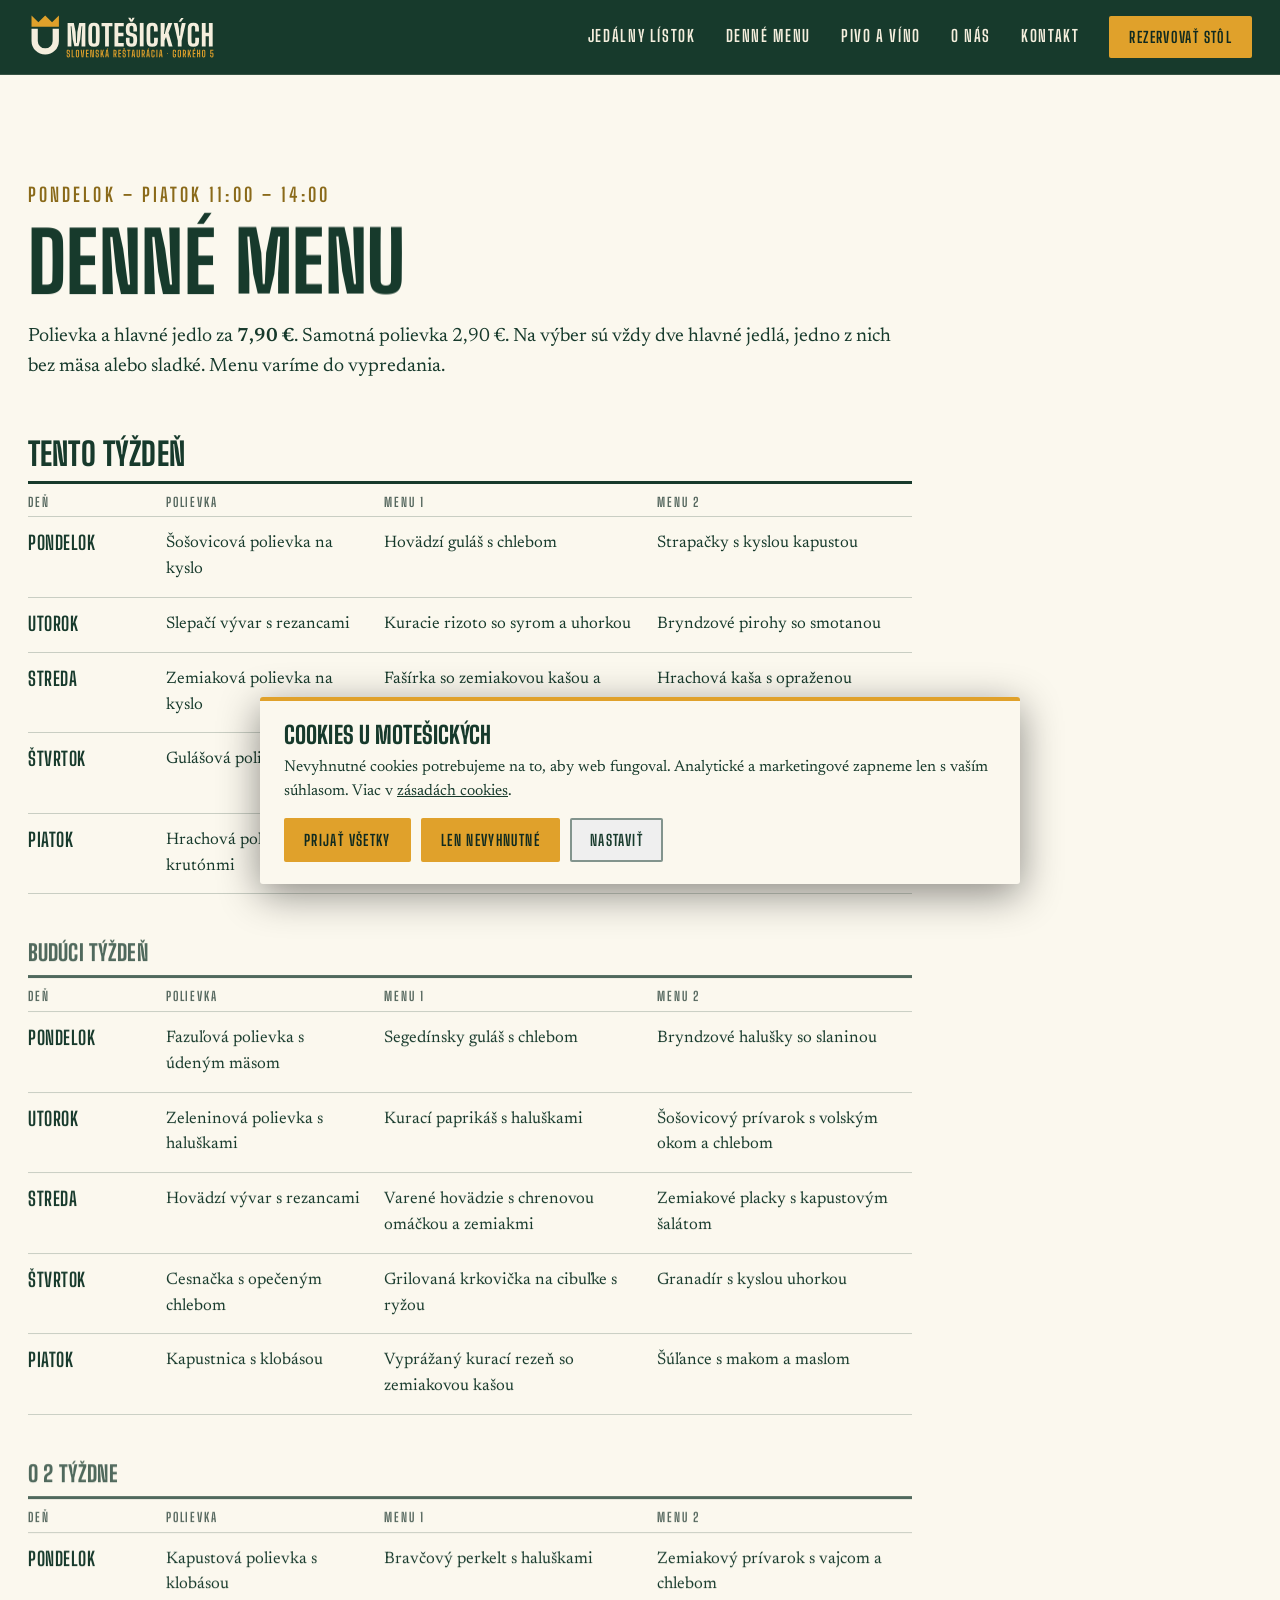
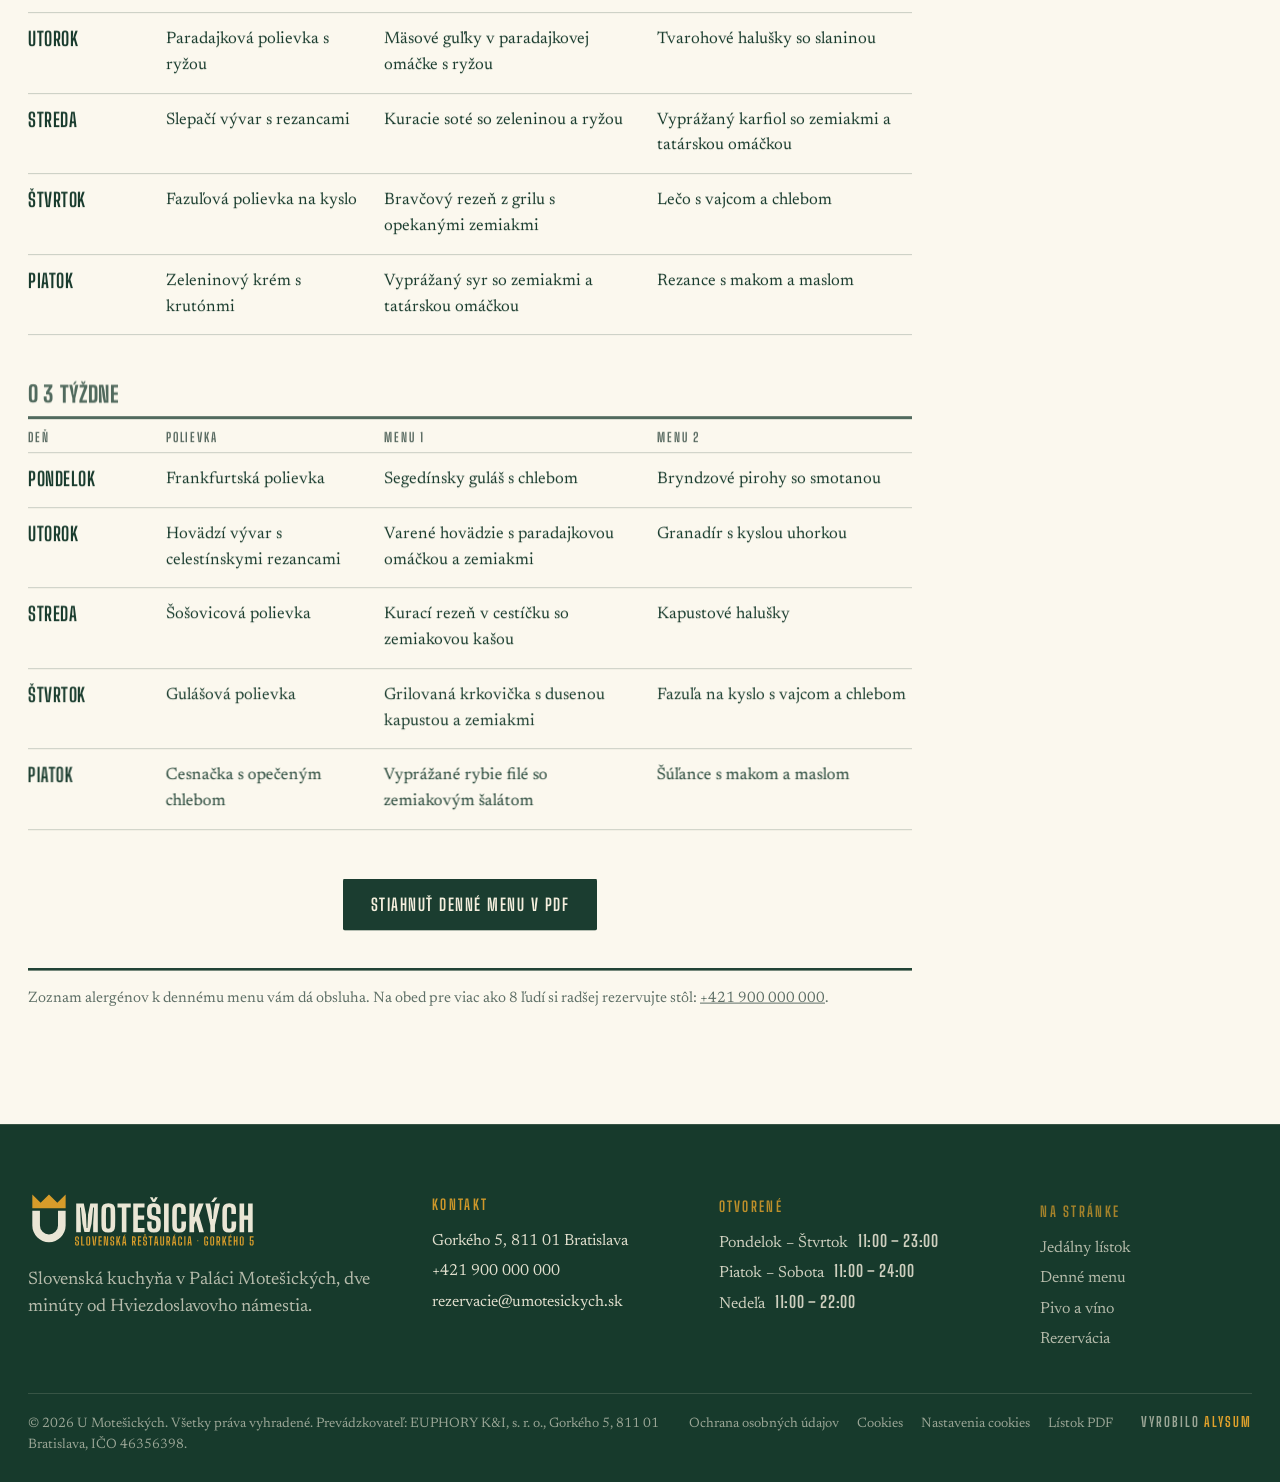
<file: denne-menu.html>
<!doctype html>
<html lang="sk">
<head>
<meta charset="utf-8">
<meta name="viewport" content="width=device-width, initial-scale=1">
<title>Denné menu – U Motešických | obedy v Starom Meste</title>
<meta name="description" content="Obedové menu pondelok – piatok 11:00 – 14:00. Polievka a hlavné jedlo za 7,90 €. Gorkého 5, Bratislava.">
<link rel="canonical" href="https://umotesickych.sk/denne-menu.html">
<meta property="og:title" content="Denné menu – U Motešických | obedy v Starom Meste">
<meta property="og:description" content="Obedové menu pondelok – piatok 11:00 – 14:00. Polievka a hlavné jedlo za 7,90 €. Gorkého 5, Bratislava.">
<meta property="og:image" content="https://umotesickych.sk/img/interier-hlavna.jpg">
<meta property="og:type" content="restaurant">
<meta property="og:locale" content="sk_SK">
<meta name="theme-color" content="#173A2C">
<link rel="icon" href="img/favicon.svg" type="image/svg+xml">
<link rel="apple-touch-icon" href="img/favicon-180.png">
<link rel="preload" href="fonts/big-shoulders-display-latin-800-normal.woff2" as="font" type="font/woff2" crossorigin>
<link rel="stylesheet" href="styles.css">
<link rel="stylesheet" href="motion.css">
<script>(function(r){if(!matchMedia("(prefers-reduced-motion: reduce)").matches){r.classList.add("motion");setTimeout(function(){r.classList.add("motion-ready")},2500)}})(document.documentElement)</script>
</head>
<body class="subpage">
<a class="skip" href="#obsah">Preskočiť na obsah</a>
<header class="top">
  <a class="brand" href="index.html" aria-label="U Motešických – domov"><img src="img/logo-horizontalne-svetle.svg" alt="U Motešických – slovenská reštaurácia" width="300" height="78"></a>
  <button class="nav-toggle" aria-expanded="false" aria-controls="nav">Menu</button>
  <nav id="nav" aria-label="Hlavná navigácia">
    <a href="index.html#listok">Jedálny lístok</a>
    <a href="denne-menu.html">Denné menu</a>
    <a href="index.html#napoje">Pivo a víno</a>
    <a href="index.html#pribeh">O nás</a>
    <a href="index.html#kontakt">Kontakt</a>
    <a class="btn btn-amber" href="tel:+421900000000">Rezervovať stôl</a>
  </nav>
</header>
<main id="obsah" class="paper sub"><div class="wrap narrow"><header class="sec-head"><p class="eyebrow dark">pondelok – piatok 11:00 – 14:00</p><h1>Denné menu</h1><p>Polievka a&nbsp;hlavné jedlo za <strong>7,90 €</strong>. Samotná polievka 2,90 €. Na výber sú vždy dve hlavné jedlá, jedno z&nbsp;nich bez mäsa alebo sladké. Menu varíme do vypredania.</p></header>
<p class="dm-now" id="dm-now" hidden></p>
<div id="dm"><section class="dm-week" data-week="0"><h2>Týždeň 1</h2><div class="dm-table" role="table"><div class="dm-row dm-head" role="row"><span role="columnheader">Deň</span><span role="columnheader">Polievka</span><span role="columnheader">Menu 1</span><span role="columnheader">Menu 2</span></div><div class="dm-row" role="row"><strong role="cell">Pondelok</strong><span role="cell">Fazuľová polievka s údeným mäsom</span><span role="cell">Segedínsky guláš s chlebom</span><span role="cell">Bryndzové halušky so slaninou</span></div><div class="dm-row" role="row"><strong role="cell">Utorok</strong><span role="cell">Zeleninová polievka s haluškami</span><span role="cell">Kurací paprikáš s haluškami</span><span role="cell">Šošovicový prívarok s volským okom a chlebom</span></div><div class="dm-row" role="row"><strong role="cell">Streda</strong><span role="cell">Hovädzí vývar s rezancami</span><span role="cell">Varené hovädzie s chrenovou omáčkou a zemiakmi</span><span role="cell">Zemiakové placky s kapustovým šalátom</span></div><div class="dm-row" role="row"><strong role="cell">Štvrtok</strong><span role="cell">Cesnačka s opečeným chlebom</span><span role="cell">Grilovaná krkovička na cibuľke s ryžou</span><span role="cell">Granadír s kyslou uhorkou</span></div><div class="dm-row" role="row"><strong role="cell">Piatok</strong><span role="cell">Kapustnica s klobásou</span><span role="cell">Vyprážaný kurací rezeň so zemiakovou kašou</span><span role="cell">Šúľance s makom a maslom</span></div></div></section><section class="dm-week" data-week="1"><h2>Týždeň 2</h2><div class="dm-table" role="table"><div class="dm-row dm-head" role="row"><span role="columnheader">Deň</span><span role="columnheader">Polievka</span><span role="columnheader">Menu 1</span><span role="columnheader">Menu 2</span></div><div class="dm-row" role="row"><strong role="cell">Pondelok</strong><span role="cell">Šošovicová polievka na kyslo</span><span role="cell">Hovädzí guláš s chlebom</span><span role="cell">Strapačky s kyslou kapustou</span></div><div class="dm-row" role="row"><strong role="cell">Utorok</strong><span role="cell">Slepačí vývar s rezancami</span><span role="cell">Kuracie rizoto so syrom a uhorkou</span><span role="cell">Bryndzové pirohy so smotanou</span></div><div class="dm-row" role="row"><strong role="cell">Streda</strong><span role="cell">Zemiaková polievka na kyslo</span><span role="cell">Fašírka so zemiakovou kašou a uhorkou</span><span role="cell">Hrachová kaša s opraženou cibuľkou a chlebom</span></div><div class="dm-row" role="row"><strong role="cell">Štvrtok</strong><span role="cell">Gulášová polievka</span><span role="cell">Grilované kuracie stehno s ryžou a kapustovým šalátom</span><span role="cell">Palacinky s tvarohom a lekvárom</span></div><div class="dm-row" role="row"><strong role="cell">Piatok</strong><span role="cell">Hrachová polievka s krutónmi</span><span role="cell">Vyprážané rybie filé so zemiakovým šalátom</span><span role="cell">Bryndzové halušky so slaninou</span></div></div></section><section class="dm-week" data-week="2"><h2>Týždeň 3</h2><div class="dm-table" role="table"><div class="dm-row dm-head" role="row"><span role="columnheader">Deň</span><span role="columnheader">Polievka</span><span role="columnheader">Menu 1</span><span role="columnheader">Menu 2</span></div><div class="dm-row" role="row"><strong role="cell">Pondelok</strong><span role="cell">Kapustová polievka s klobásou</span><span role="cell">Bravčový perkelt s haluškami</span><span role="cell">Zemiakový prívarok s vajcom a chlebom</span></div><div class="dm-row" role="row"><strong role="cell">Utorok</strong><span role="cell">Paradajková polievka s ryžou</span><span role="cell">Mäsové guľky v paradajkovej omáčke s ryžou</span><span role="cell">Tvarohové halušky so slaninou</span></div><div class="dm-row" role="row"><strong role="cell">Streda</strong><span role="cell">Slepačí vývar s rezancami</span><span role="cell">Kuracie soté so zeleninou a ryžou</span><span role="cell">Vyprážaný karfiol so zemiakmi a tatárskou omáčkou</span></div><div class="dm-row" role="row"><strong role="cell">Štvrtok</strong><span role="cell">Fazuľová polievka na kyslo</span><span role="cell">Bravčový rezeň z grilu s opekanými zemiakmi</span><span role="cell">Lečo s vajcom a chlebom</span></div><div class="dm-row" role="row"><strong role="cell">Piatok</strong><span role="cell">Zeleninový krém s krutónmi</span><span role="cell">Vyprážaný syr so zemiakmi a tatárskou omáčkou</span><span role="cell">Rezance s makom a maslom</span></div></div></section><section class="dm-week" data-week="3"><h2>Týždeň 4</h2><div class="dm-table" role="table"><div class="dm-row dm-head" role="row"><span role="columnheader">Deň</span><span role="columnheader">Polievka</span><span role="columnheader">Menu 1</span><span role="columnheader">Menu 2</span></div><div class="dm-row" role="row"><strong role="cell">Pondelok</strong><span role="cell">Frankfurtská polievka</span><span role="cell">Segedínsky guláš s chlebom</span><span role="cell">Bryndzové pirohy so smotanou</span></div><div class="dm-row" role="row"><strong role="cell">Utorok</strong><span role="cell">Hovädzí vývar s celestínskymi rezancami</span><span role="cell">Varené hovädzie s paradajkovou omáčkou a zemiakmi</span><span role="cell">Granadír s kyslou uhorkou</span></div><div class="dm-row" role="row"><strong role="cell">Streda</strong><span role="cell">Šošovicová polievka</span><span role="cell">Kurací rezeň v cestíčku so zemiakovou kašou</span><span role="cell">Kapustové halušky</span></div><div class="dm-row" role="row"><strong role="cell">Štvrtok</strong><span role="cell">Gulášová polievka</span><span role="cell">Grilovaná krkovička s dusenou kapustou a zemiakmi</span><span role="cell">Fazuľa na kyslo s vajcom a chlebom</span></div><div class="dm-row" role="row"><strong role="cell">Piatok</strong><span role="cell">Cesnačka s opečeným chlebom</span><span role="cell">Vyprážané rybie filé so zemiakovým šalátom</span><span role="cell">Šúľance s makom a maslom</span></div></div></section></div>
<p class="center dm-pdf"><a class="btn btn-green" href="denne-menu-4-tyzdne.pdf" download>Stiahnuť denné menu v PDF</a></p>
<p class="allergens">Zoznam alergénov k&nbsp;dennému menu vám dá obsluha. Na obed pre viac ako 8 ľudí si radšej rezervujte stôl: <a href="tel:+421900000000">+421 900 000 000</a>.</p></div></main>
<footer class="foot">
  <div class="foot-in">
    <div class="foot-brand">
      <img src="img/logo-horizontalne-svetle.svg" alt="U Motešických – slovenská reštaurácia" width="300" height="78" loading="lazy">
      <p>Slovenská kuchyňa v Paláci Motešických, dve minúty od Hviezdoslavovho námestia.</p>
    </div>
    <div class="foot-col">
      <h2>Kontakt</h2>
      <p>Gorkého 5, 811 01 Bratislava<br><a href="tel:+421900000000">+421 900 000 000</a><br><a href="mailto:rezervacie@umotesickych.sk">rezervacie@umotesickych.sk</a></p>
    </div>
    <div class="foot-col">
      <h2>Otvorené</h2>
      <p>Pondelok – Štvrtok <b>11:00 – 23:00</b><br>Piatok – Sobota <b>11:00 – 24:00</b><br>Nedeľa <b>11:00 – 22:00</b></p>
    </div>
    <nav class="foot-col" aria-label="Odkazy v pätičke">
      <h2>Na stránke</h2>
      <p><a href="index.html#listok">Jedálny lístok</a><br><a href="denne-menu.html">Denné menu</a><br><a href="index.html#napoje">Pivo a víno</a><br><a href="index.html#kontakt">Rezervácia</a></p>
    </nav>
  </div>
  <div class="foot-bar">
    <p>© <span id="rok">2026</span> U Motešických. Všetky práva vyhradené. Prevádzkovateľ: EUPHORY K&amp;I, s. r. o., Gorkého 5, 811 01 Bratislava, IČO 46356398.</p>
    <p class="foot-links"><a href="ochrana-osobnych-udajov.html">Ochrana osobných údajov</a><a href="cookies.html">Cookies</a><button type="button" class="linklike" data-cookie-settings>Nastavenia cookies</button><a href="listok.pdf">Lístok PDF</a></p>
    <p class="foot-made">Vyrobilo <a href="https://alysum.sk" rel="noopener">Alysum</a></p>
  </div>
</footer>
<div class="cookie" id="cookie" role="dialog" aria-modal="false" aria-labelledby="cookie-h" hidden>
  <div class="cookie-in">
    <h2 id="cookie-h">Cookies u Motešických</h2>
    <p>Nevyhnutné cookies potrebujeme na to, aby web fungoval. Analytické a marketingové zapneme len s vaším súhlasom. Viac v <a href="cookies.html">zásadách cookies</a>.</p>
    <div class="cookie-opts" id="cookie-opts" hidden>
      <label><input type="checkbox" checked disabled> Nevyhnutné <small>vždy zapnuté</small></label>
      <label><input type="checkbox" id="ck-a"> Analytické <small>návštevnosť webu</small></label>
      <label><input type="checkbox" id="ck-m"> Marketingové <small>meranie reklamy</small></label>
    </div>
    <div class="cookie-btns">
      <button type="button" class="btn btn-amber" data-ck="all">Prijať všetky</button>
      <button type="button" class="btn btn-amber" data-ck="none">Len nevyhnutné</button>
      <button type="button" class="btn btn-line" data-ck="set">Nastaviť</button>
      <button type="button" class="btn btn-line" data-ck="save" hidden>Uložiť výber</button>
    </div>
  </div>
</div>
<script>window.UM={"hodiny":{"0":["11:00","22:00"],"1":["11:00","23:00"],"2":["11:00","23:00"],"3":["11:00","23:00"],"4":["11:00","23:00"],"5":["11:00","24:00"],"6":["11:00","24:00"]},"email":"rezervacie@umotesickych.sk","ga4":"","metaPixel":"","dm":[[["Pondelok","Fazuľová polievka s údeným mäsom","Segedínsky guláš s chlebom","Bryndzové halušky so slaninou"],["Utorok","Zeleninová polievka s haluškami","Kurací paprikáš s haluškami","Šošovicový prívarok s volským okom a chlebom"],["Streda","Hovädzí vývar s rezancami","Varené hovädzie s chrenovou omáčkou a zemiakmi","Zemiakové placky s kapustovým šalátom"],["Štvrtok","Cesnačka s opečeným chlebom","Grilovaná krkovička na cibuľke s ryžou","Granadír s kyslou uhorkou"],["Piatok","Kapustnica s klobásou","Vyprážaný kurací rezeň so zemiakovou kašou","Šúľance s makom a maslom"]],[["Pondelok","Šošovicová polievka na kyslo","Hovädzí guláš s chlebom","Strapačky s kyslou kapustou"],["Utorok","Slepačí vývar s rezancami","Kuracie rizoto so syrom a uhorkou","Bryndzové pirohy so smotanou"],["Streda","Zemiaková polievka na kyslo","Fašírka so zemiakovou kašou a uhorkou","Hrachová kaša s opraženou cibuľkou a chlebom"],["Štvrtok","Gulášová polievka","Grilované kuracie stehno s ryžou a kapustovým šalátom","Palacinky s tvarohom a lekvárom"],["Piatok","Hrachová polievka s krutónmi","Vyprážané rybie filé so zemiakovým šalátom","Bryndzové halušky so slaninou"]],[["Pondelok","Kapustová polievka s klobásou","Bravčový perkelt s haluškami","Zemiakový prívarok s vajcom a chlebom"],["Utorok","Paradajková polievka s ryžou","Mäsové guľky v paradajkovej omáčke s ryžou","Tvarohové halušky so slaninou"],["Streda","Slepačí vývar s rezancami","Kuracie soté so zeleninou a ryžou","Vyprážaný karfiol so zemiakmi a tatárskou omáčkou"],["Štvrtok","Fazuľová polievka na kyslo","Bravčový rezeň z grilu s opekanými zemiakmi","Lečo s vajcom a chlebom"],["Piatok","Zeleninový krém s krutónmi","Vyprážaný syr so zemiakmi a tatárskou omáčkou","Rezance s makom a maslom"]],[["Pondelok","Frankfurtská polievka","Segedínsky guláš s chlebom","Bryndzové pirohy so smotanou"],["Utorok","Hovädzí vývar s celestínskymi rezancami","Varené hovädzie s paradajkovou omáčkou a zemiakmi","Granadír s kyslou uhorkou"],["Streda","Šošovicová polievka","Kurací rezeň v cestíčku so zemiakovou kašou","Kapustové halušky"],["Štvrtok","Gulášová polievka","Grilovaná krkovička s dusenou kapustou a zemiakmi","Fazuľa na kyslo s vajcom a chlebom"],["Piatok","Cesnačka s opečeným chlebom","Vyprážané rybie filé so zemiakovým šalátom","Šúľance s makom a maslom"]]]};</script>
<script src="js/gsap.min.js" defer></script>
<script src="js/ScrollTrigger.min.js" defer></script>
<script src="js/lenis.min.js" defer></script>
<script src="app.js" defer></script>
<script src="motion.js" defer></script>
</body>
</html>
</file>
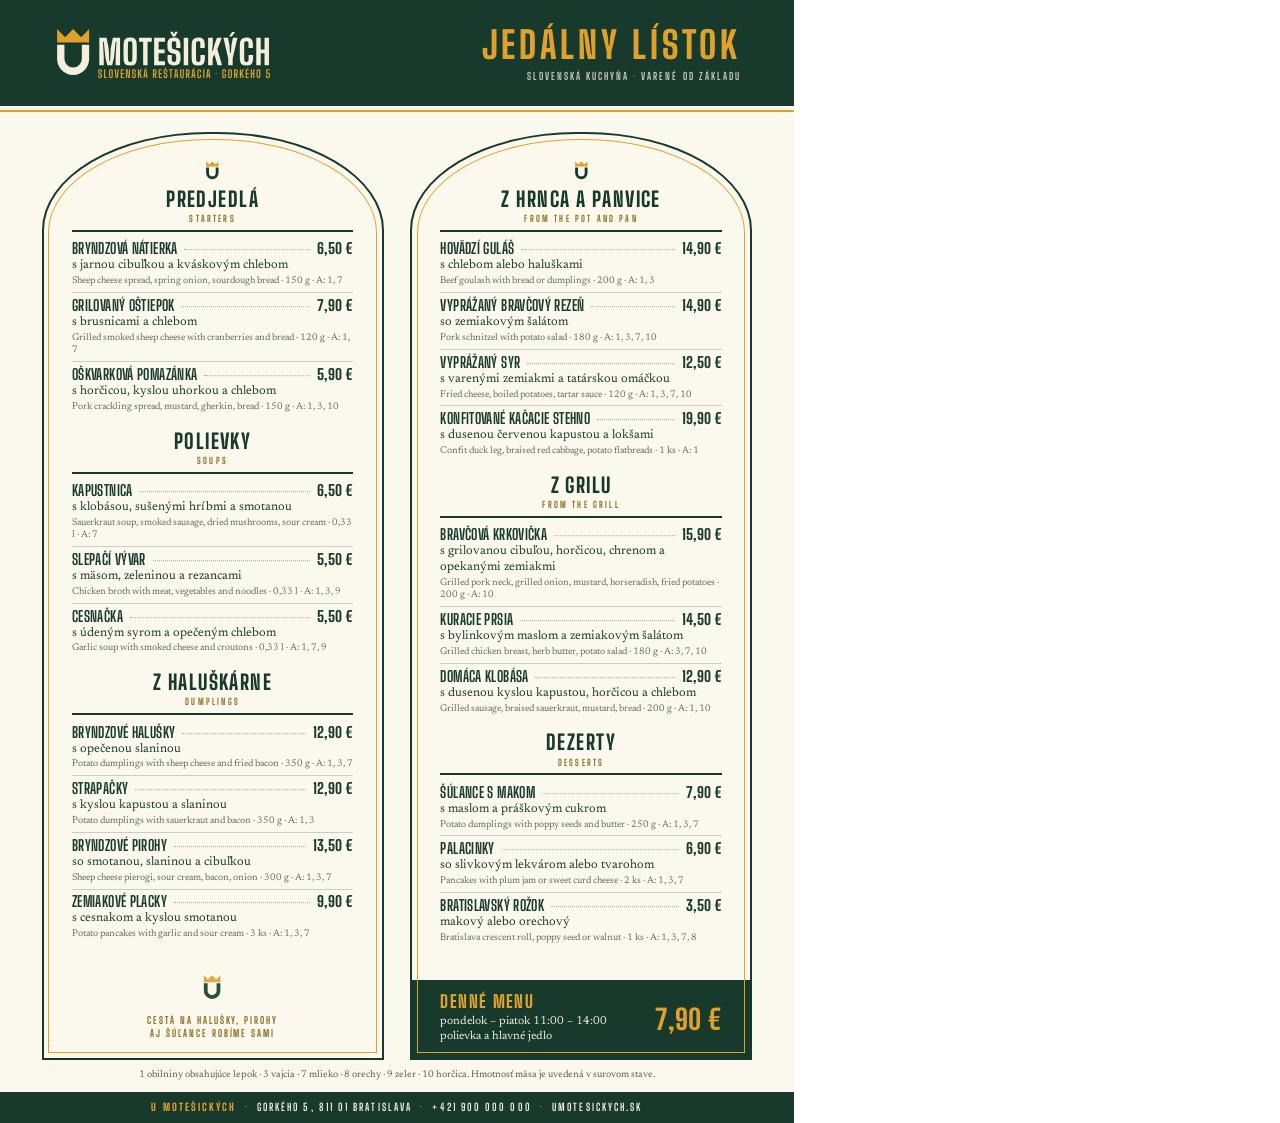
<file: listok.html>
<!doctype html><html lang="sk"><head><meta charset="utf-8"><title>Jedálny lístok – U Motešických</title><link rel="stylesheet" href="listok.css"></head><body><article class="sheet food"><header><svg class="plogo" xmlns="http://www.w3.org/2000/svg" viewBox="0 0 966 256" role="img" xmlns:c2pa="http://c2pa.org/manifest"><title>U Motešických – slovenská reštaurácia</title><g transform="translate(0 0)"><g transform="translate(-40 -18) scale(1)"><path d="M58 104V166A70 70 0 0 0 198 166V104H166V166A38 38 0 0 1 90 166V104Z" fill="#F4EEDD"/><path d="M58 94V36L93 71L128 36L163 71L198 36V94Z" fill="#E0A12B"/></g><g transform="translate(196.00 176.00)" fill="#F4EEDD"><path transform="translate(0.00 0) scale(0.07500 -0.07500)" d="M86 0V1600H509L632 982L667 230H716L749 982L874 1600H1295V0H1036V486L1086 1372H1034L944 469L833 2H547L438 469L347 1372H297L345 486V0Z"/><path transform="translate(106.58 0) scale(0.07500 -0.07500)" d="M462 -18Q262 -18 173.0 66.5Q84 151 80 348Q78 457 76.5 571.0Q75 685 75.0 800.5Q75 916 76.5 1030.0Q78 1144 80 1254Q84 1450 173.0 1534.0Q262 1618 462 1618Q663 1618 750.0 1534.0Q837 1450 843 1254Q846 1143 848.0 1029.0Q850 915 850.0 799.5Q850 684 848.0 570.5Q846 457 843 348Q837 151 750.0 66.5Q663 -18 462 -18ZM462 193Q524 193 554.0 220.0Q584 247 585 301Q589 414 591.0 541.5Q593 669 593.0 801.5Q593 934 591.0 1061.0Q589 1188 585 1301Q584 1354 553.0 1380.5Q522 1407 462 1407Q402 1407 371.0 1380.5Q340 1354 338 1301Q334 1188 331.5 1061.0Q329 934 329.0 801.5Q329 669 331.5 541.5Q334 414 338 301Q340 247 371.0 220.0Q402 193 462 193Z"/><path transform="translate(178.88 0) scale(0.07500 -0.07500)" d="M255 0V1372H12V1600H757V1372H513V0Z"/><path transform="translate(239.55 0) scale(0.07500 -0.07500)" d="M86 0V1600H718V1372H345V926H698V698H345V228H718V0Z"/><path transform="translate(299.78 0) scale(0.07500 -0.07500)" d="M442 -18Q243 -18 158.0 67.0Q73 152 64 349Q63 388 63.0 430.0Q63 472 65.0 513.5Q67 555 71 595H314Q310 518 309.5 442.5Q309 367 314 302Q319 248 349.5 220.5Q380 193 442 193Q503 193 531.0 220.5Q559 248 564 302Q568 342 569.5 378.0Q571 414 569.5 451.0Q568 488 564 529Q561 579 539.5 617.0Q518 655 468 668L319 706Q222 731 166.0 778.5Q110 826 85.5 898.0Q61 970 58 1068Q57 1117 57.0 1162.5Q57 1208 58 1253Q63 1384 101.5 1464.5Q140 1545 222.5 1581.5Q305 1618 442 1618Q635 1618 721.5 1533.5Q808 1449 816 1253Q818 1207 817.0 1140.0Q816 1073 813 1011H565Q568 1083 569.0 1155.5Q570 1228 567 1300Q565 1353 532.5 1380.0Q500 1407 442 1407Q380 1407 351.0 1380.0Q322 1353 316 1300Q311 1242 311.0 1184.0Q311 1126 316 1068Q321 1016 342.5 980.0Q364 944 418 931L549 900Q652 875 711.0 825.5Q770 776 795.5 702.0Q821 628 824 529Q825 496 825.0 466.5Q825 437 824.5 408.5Q824 380 822 349Q814 152 728.5 67.0Q643 -18 442 -18ZM372 1682 216 1947H368L439 1810L510 1947H661L506 1682Z"/><path transform="translate(368.93 0) scale(0.07500 -0.07500)" d="M86 0V1600H345V0Z"/><path transform="translate(404.25 0) scale(0.07500 -0.07500)" d="M460 -19Q256 -19 169.5 66.0Q83 151 79 348Q77 446 76.0 562.0Q75 678 75.0 800.0Q75 922 76.0 1038.5Q77 1155 79 1254Q82 1424 171.5 1521.0Q261 1618 460 1618Q656 1618 744.0 1533.5Q832 1449 837 1253Q838 1218 838.0 1175.0Q838 1132 837.0 1088.5Q836 1045 835 1011H577Q578 1052 579.0 1103.5Q580 1155 580.0 1207.0Q580 1259 579 1300Q578 1353 547.5 1380.0Q517 1407 460 1407Q401 1407 370.0 1380.0Q339 1353 337 1300Q333 1184 331.5 1057.0Q330 930 330.0 800.0Q330 670 331.5 543.5Q333 417 337 301Q339 247 370.0 219.5Q401 192 460 192Q522 192 554.0 219.5Q586 247 587 301Q588 342 588.5 395.0Q589 448 588.5 501.0Q588 554 587 594H845Q847 537 847.0 471.5Q847 406 845 348Q840 151 750.5 66.0Q661 -19 460 -19Z"/><path transform="translate(475.50 0) scale(0.07500 -0.07500)" d="M86 0V1600H361L358 1214L313 844H362L465 1223L601 1600H883L624 928L899 0H636L453 639L350 405V0Z"/><path transform="translate(547.27 0) scale(0.07500 -0.07500)" d="M301 0V392L21 1600H285L369 1196L405 729H456L491 1196L575 1600H839L559 391V0ZM349 1680 529 1945H698L509 1680Z"/><path transform="translate(614.77 0) scale(0.07500 -0.07500)" d="M460 -19Q256 -19 169.5 66.0Q83 151 79 348Q77 446 76.0 562.0Q75 678 75.0 800.0Q75 922 76.0 1038.5Q77 1155 79 1254Q82 1424 171.5 1521.0Q261 1618 460 1618Q656 1618 744.0 1533.5Q832 1449 837 1253Q838 1218 838.0 1175.0Q838 1132 837.0 1088.5Q836 1045 835 1011H577Q578 1052 579.0 1103.5Q580 1155 580.0 1207.0Q580 1259 579 1300Q578 1353 547.5 1380.0Q517 1407 460 1407Q401 1407 370.0 1380.0Q339 1353 337 1300Q333 1184 331.5 1057.0Q330 930 330.0 800.0Q330 670 331.5 543.5Q333 417 337 301Q339 247 370.0 219.5Q401 192 460 192Q522 192 554.0 219.5Q586 247 587 301Q588 342 588.5 395.0Q589 448 588.5 501.0Q588 554 587 594H845Q847 537 847.0 471.5Q847 406 845 348Q840 151 750.5 66.0Q661 -19 460 -19Z"/><path transform="translate(686.02 0) scale(0.07500 -0.07500)" d="M86 0V1600H345V926H566V1600H824V0H566V698H345V0Z"/></g><g transform="translate(196.00 232.00)" fill="#E0A12B"><path transform="translate(0.00 0) scale(0.02412 -0.02412)" d="M410 -17Q231 -17 154.0 60.5Q77 138 70 316Q69 363 68.5 407.5Q68 452 69.5 497.0Q71 542 75 589H279Q275 509 274.5 429.0Q274 349 279 278Q283 219 314.0 190.5Q345 162 409 162Q472 162 500.0 190.5Q528 219 534 278Q537 323 538.0 362.0Q539 401 538.0 441.0Q537 481 534 529Q530 588 510.0 630.0Q490 672 437 686L303 720Q213 743 162.0 787.5Q111 832 89.0 901.0Q67 970 64 1066Q63 1120 63.5 1176.0Q64 1232 65 1287Q69 1405 103.5 1477.5Q138 1550 212.5 1583.5Q287 1617 409 1617Q582 1617 659.5 1540.0Q737 1463 744 1286Q746 1237 745.0 1165.5Q744 1094 741 1023H533Q536 1098 536.5 1173.5Q537 1249 534 1324Q533 1382 501.0 1410.5Q469 1439 408 1439Q344 1439 315.0 1410.5Q286 1382 281 1324Q276 1260 276.5 1195.0Q277 1130 281 1066Q285 1002 306.0 963.0Q327 924 382 910L503 881Q598 859 651.0 812.5Q704 766 726.0 695.5Q748 625 751 529Q753 487 753.0 453.0Q753 419 752.0 386.5Q751 354 750 316Q743 138 665.5 60.5Q588 -17 410 -17Z"/><path transform="translate(24.80 0) scale(0.02412 -0.02412)" d="M93 0V1600H309V192H666V0Z"/><path transform="translate(46.61 0) scale(0.02412 -0.02412)" d="M428 -17Q248 -17 168.5 59.5Q89 136 86 314Q83 434 82.0 556.0Q81 678 81.0 800.5Q81 923 82.0 1044.5Q83 1166 86 1287Q89 1464 168.5 1540.5Q248 1617 428 1617Q608 1617 686.5 1540.5Q765 1464 769 1287Q773 1165 774.5 1043.0Q776 921 776.0 799.0Q776 677 774.5 555.5Q773 434 769 314Q765 136 686.5 59.5Q608 -17 428 -17ZM428 162Q492 162 522.0 189.5Q552 217 553 276Q558 400 559.5 533.5Q561 667 561.0 803.0Q561 939 559.0 1071.0Q557 1203 553 1325Q552 1384 521.5 1411.5Q491 1439 428 1439Q365 1439 334.5 1411.5Q304 1384 302 1325Q298 1203 295.5 1071.0Q293 939 293.5 803.0Q294 667 296.0 533.5Q298 400 302 276Q304 217 334.5 189.5Q365 162 428 162Z"/><path transform="translate(72.40 0) scale(0.02412 -0.02412)" d="M236 0 35 1600H259L362 753L391 192H446L475 753L578 1600H803L602 0Z"/><path transform="translate(97.73 0) scale(0.02412 -0.02412)" d="M93 0V1600H664V1408H309V906H644V714H309V192H664V0Z"/><path transform="translate(119.97 0) scale(0.02412 -0.02412)" d="M93 0V1600H423L527 1092L650 192H699L659 974L643 1600H853V0H508L398 549L300 1409H248L285 606L302 0Z"/><path transform="translate(147.93 0) scale(0.02412 -0.02412)" d="M410 -17Q231 -17 154.0 60.5Q77 138 70 316Q69 363 68.5 407.5Q68 452 69.5 497.0Q71 542 75 589H279Q275 509 274.5 429.0Q274 349 279 278Q283 219 314.0 190.5Q345 162 409 162Q472 162 500.0 190.5Q528 219 534 278Q537 323 538.0 362.0Q539 401 538.0 441.0Q537 481 534 529Q530 588 510.0 630.0Q490 672 437 686L303 720Q213 743 162.0 787.5Q111 832 89.0 901.0Q67 970 64 1066Q63 1120 63.5 1176.0Q64 1232 65 1287Q69 1405 103.5 1477.5Q138 1550 212.5 1583.5Q287 1617 409 1617Q582 1617 659.5 1540.0Q737 1463 744 1286Q746 1237 745.0 1165.5Q744 1094 741 1023H533Q536 1098 536.5 1173.5Q537 1249 534 1324Q533 1382 501.0 1410.5Q469 1439 408 1439Q344 1439 315.0 1410.5Q286 1382 281 1324Q276 1260 276.5 1195.0Q277 1130 281 1066Q285 1002 306.0 963.0Q327 924 382 910L503 881Q598 859 651.0 812.5Q704 766 726.0 695.5Q748 625 751 529Q753 487 753.0 453.0Q753 419 752.0 386.5Q751 354 750 316Q743 138 665.5 60.5Q588 -17 410 -17Z"/><path transform="translate(172.73 0) scale(0.02412 -0.02412)" d="M93 0V1600H323L320 1217L284 833H327L439 1235L566 1600H803L551 913L821 0H601L409 668L313 442V0Z"/><path transform="translate(198.19 0) scale(0.02412 -0.02412)" d="M32 0 228 1600H588L784 0H563L525 399H291L254 0ZM312 591H505L471 943L436 1408H380L346 943ZM345 1680 512 1932H658L484 1680Z"/><path transform="translate(238.45 0) scale(0.02412 -0.02412)" d="M93 0V1600H408Q587 1600 667.5 1525.0Q748 1450 754 1276Q757 1203 757.5 1142.5Q758 1082 757.5 1023.5Q757 965 754 900Q751 787 715.5 716.5Q680 646 606 612L781 0H551L402 576H309V0ZM309 767H407Q472 767 503.5 797.5Q535 828 538 889Q541 953 542.0 1020.5Q543 1088 542.0 1155.5Q541 1223 538 1287Q535 1348 504.0 1378.0Q473 1408 408 1408H309Z"/><path transform="translate(263.49 0) scale(0.02412 -0.02412)" d="M93 0V1600H664V1408H309V906H644V714H309V192H664V0Z"/><path transform="translate(285.74 0) scale(0.02412 -0.02412)" d="M410 -17Q231 -17 154.0 60.5Q77 138 70 316Q69 363 68.5 407.5Q68 452 69.5 497.0Q71 542 75 589H279Q275 509 274.5 429.0Q274 349 279 278Q283 219 314.0 190.5Q345 162 409 162Q472 162 500.0 190.5Q528 219 534 278Q537 323 538.0 362.0Q539 401 538.0 441.0Q537 481 534 529Q530 588 510.0 630.0Q490 672 437 686L303 720Q213 743 162.0 787.5Q111 832 89.0 901.0Q67 970 64 1066Q63 1120 63.5 1176.0Q64 1232 65 1287Q69 1405 103.5 1477.5Q138 1550 212.5 1583.5Q287 1617 409 1617Q582 1617 659.5 1540.0Q737 1463 744 1286Q746 1237 745.0 1165.5Q744 1094 741 1023H533Q536 1098 536.5 1173.5Q537 1249 534 1324Q533 1382 501.0 1410.5Q469 1439 408 1439Q344 1439 315.0 1410.5Q286 1382 281 1324Q276 1260 276.5 1195.0Q277 1130 281 1066Q285 1002 306.0 963.0Q327 924 382 910L503 881Q598 859 651.0 812.5Q704 766 726.0 695.5Q748 625 751 529Q753 487 753.0 453.0Q753 419 752.0 386.5Q751 354 750 316Q743 138 665.5 60.5Q588 -17 410 -17ZM348 1682 201 1934H331L406 1793L481 1934H611L464 1682Z"/><path transform="translate(310.54 0) scale(0.02412 -0.02412)" d="M241 0V1408H11V1600H688V1408H458V0Z"/><path transform="translate(332.54 0) scale(0.02412 -0.02412)" d="M32 0 228 1600H588L784 0H563L525 399H291L254 0ZM312 591H505L471 943L436 1408H380L346 943Z"/><path transform="translate(357.37 0) scale(0.02412 -0.02412)" d="M420 -17Q238 -17 159.5 59.5Q81 136 79 314Q75 634 75.0 957.5Q75 1281 79 1600H295Q292 1387 291.0 1162.5Q290 938 291.0 713.5Q292 489 294 276Q294 219 326.0 190.5Q358 162 420 162Q483 162 513.5 190.5Q544 219 544 276Q546 489 547.0 713.5Q548 938 547.5 1162.5Q547 1387 544 1600H760Q765 1281 765.0 957.5Q765 634 760 314Q758 136 679.5 59.5Q601 -17 420 -17Z"/><path transform="translate(382.74 0) scale(0.02412 -0.02412)" d="M93 0V1600H408Q587 1600 667.5 1525.0Q748 1450 754 1276Q757 1203 757.5 1142.5Q758 1082 757.5 1023.5Q757 965 754 900Q751 787 715.5 716.5Q680 646 606 612L781 0H551L402 576H309V0ZM309 767H407Q472 767 503.5 797.5Q535 828 538 889Q541 953 542.0 1020.5Q543 1088 542.0 1155.5Q541 1223 538 1287Q535 1348 504.0 1378.0Q473 1408 408 1408H309Z"/><path transform="translate(407.79 0) scale(0.02412 -0.02412)" d="M32 0 228 1600H588L784 0H563L525 399H291L254 0ZM312 591H505L471 943L436 1408H380L346 943ZM345 1680 512 1932H658L484 1680Z"/><path transform="translate(432.61 0) scale(0.02412 -0.02412)" d="M425 -17Q243 -17 165.5 60.0Q88 137 85 315Q83 427 82.0 550.0Q81 673 81.0 800.0Q81 927 82.0 1050.5Q83 1174 85 1287Q87 1443 167.0 1529.5Q247 1616 424 1616Q600 1616 679.0 1539.5Q758 1463 764 1285Q765 1250 765.0 1201.5Q765 1153 764.0 1105.5Q763 1058 762 1022H546Q547 1066 547.5 1119.0Q548 1172 548.0 1225.5Q548 1279 547 1323Q546 1382 515.5 1410.0Q485 1438 424 1438Q363 1438 333.0 1410.0Q303 1382 301 1323Q297 1196 295.5 1064.5Q294 933 294.0 800.0Q294 667 295.5 535.0Q297 403 301 277Q303 218 333.5 189.5Q364 161 425 161Q490 161 522.0 189.5Q554 218 555 277Q556 322 556.5 377.5Q557 433 556.0 488.0Q555 543 554 588H771Q773 522 773.5 451.5Q774 381 772 315Q766 137 685.5 60.0Q605 -17 425 -17Z"/><path transform="translate(457.99 0) scale(0.02412 -0.02412)" d="M93 0V1600H309V0Z"/><path transform="translate(472.83 0) scale(0.02412 -0.02412)" d="M32 0 228 1600H588L784 0H563L525 399H291L254 0ZM312 591H505L471 943L436 1408H380L346 943Z"/><path transform="translate(513.10 0) scale(0.02412 -0.02412)" d="M86 751V918H254V751Z"/><path transform="translate(541.88 0) scale(0.02412 -0.02412)" d="M428 -17Q306 -17 232.5 16.5Q159 50 124.5 123.5Q90 197 86 316Q83 426 82.0 548.5Q81 671 81.0 796.5Q81 922 82.0 1043.5Q83 1165 86 1274Q91 1398 126.0 1473.5Q161 1549 234.5 1583.0Q308 1617 427 1617Q598 1617 676.5 1540.0Q755 1463 765 1286Q768 1224 768.0 1154.5Q768 1085 765 1023H549Q552 1091 552.0 1173.5Q552 1256 549 1324Q546 1382 515.5 1410.5Q485 1439 427 1439Q366 1439 335.5 1410.5Q305 1382 302 1324Q298 1199 295.5 1067.0Q293 935 293.0 801.0Q293 667 295.5 535.0Q298 403 302 278Q305 219 335.5 190.5Q366 162 428 162Q490 162 524.0 190.5Q558 219 561 278Q562 316 562.5 362.5Q563 409 562.5 454.5Q562 500 561 539H439V728H772Q775 644 774.5 538.0Q774 432 770 316Q763 138 683.5 60.5Q604 -17 428 -17Z"/><path transform="translate(567.34 0) scale(0.02412 -0.02412)" d="M428 -17Q248 -17 168.5 59.5Q89 136 86 314Q83 434 82.0 556.0Q81 678 81.0 800.5Q81 923 82.0 1044.5Q83 1166 86 1287Q89 1464 168.5 1540.5Q248 1617 428 1617Q608 1617 686.5 1540.5Q765 1464 769 1287Q773 1165 774.5 1043.0Q776 921 776.0 799.0Q776 677 774.5 555.5Q773 434 769 314Q765 136 686.5 59.5Q608 -17 428 -17ZM428 162Q492 162 522.0 189.5Q552 217 553 276Q558 400 559.5 533.5Q561 667 561.0 803.0Q561 939 559.0 1071.0Q557 1203 553 1325Q552 1384 521.5 1411.5Q491 1439 428 1439Q365 1439 334.5 1411.5Q304 1384 302 1325Q298 1203 295.5 1071.0Q293 939 293.5 803.0Q294 667 296.0 533.5Q298 400 302 276Q304 217 334.5 189.5Q365 162 428 162Z"/><path transform="translate(593.13 0) scale(0.02412 -0.02412)" d="M93 0V1600H408Q587 1600 667.5 1525.0Q748 1450 754 1276Q757 1203 757.5 1142.5Q758 1082 757.5 1023.5Q757 965 754 900Q751 787 715.5 716.5Q680 646 606 612L781 0H551L402 576H309V0ZM309 767H407Q472 767 503.5 797.5Q535 828 538 889Q541 953 542.0 1020.5Q543 1088 542.0 1155.5Q541 1223 538 1287Q535 1348 504.0 1378.0Q473 1408 408 1408H309Z"/><path transform="translate(618.17 0) scale(0.02412 -0.02412)" d="M93 0V1600H323L320 1217L284 833H327L439 1235L566 1600H803L551 913L821 0H601L409 668L313 442V0Z"/><path transform="translate(643.62 0) scale(0.02412 -0.02412)" d="M93 0V1600H664V1408H309V906H644V714H309V192H664V0ZM301 1680 468 1932H614L440 1680Z"/><path transform="translate(665.86 0) scale(0.02412 -0.02412)" d="M93 0V1600H309V906H542V1600H758V0H542V714H309V0Z"/><path transform="translate(691.53 0) scale(0.02412 -0.02412)" d="M428 -17Q248 -17 168.5 59.5Q89 136 86 314Q83 434 82.0 556.0Q81 678 81.0 800.5Q81 923 82.0 1044.5Q83 1166 86 1287Q89 1464 168.5 1540.5Q248 1617 428 1617Q608 1617 686.5 1540.5Q765 1464 769 1287Q773 1165 774.5 1043.0Q776 921 776.0 799.0Q776 677 774.5 555.5Q773 434 769 314Q765 136 686.5 59.5Q608 -17 428 -17ZM428 162Q492 162 522.0 189.5Q552 217 553 276Q558 400 559.5 533.5Q561 667 561.0 803.0Q561 939 559.0 1071.0Q557 1203 553 1325Q552 1384 521.5 1411.5Q491 1439 428 1439Q365 1439 334.5 1411.5Q304 1384 302 1325Q298 1203 295.5 1071.0Q293 939 293.5 803.0Q294 667 296.0 533.5Q298 400 302 276Q304 217 334.5 189.5Q365 162 428 162Z"/><path transform="translate(732.76 0) scale(0.02412 -0.02412)" d="M450 -17Q265 -17 182.0 60.5Q99 138 94 316Q92 380 92.0 432.5Q92 485 95 542H311Q308 503 307.5 457.5Q307 412 307.5 367.5Q308 323 310 289Q315 225 346.5 193.5Q378 162 444 162Q510 162 541.0 193.5Q572 225 576 289Q584 397 584.5 498.5Q585 600 578 703Q575 762 545.0 790.5Q515 819 457 819Q415 819 385.0 804.5Q355 790 338.0 764.0Q321 738 320 701H114V1600H776V1408H330V900H368Q390 942 438.5 971.0Q487 1000 554 1000Q672 1000 730.0 922.5Q788 845 795 707Q798 636 798.5 569.5Q799 503 797.5 439.5Q796 376 793 316Q783 197 747.0 123.5Q711 50 639.5 16.5Q568 -17 450 -17Z"/></g></g><metadata><c2pa:manifest>[base64]/[base64]/4ajbEu/CprwYj8vUKAJMv/[base64]/Bx0QbT3b6iY3VybHgpc2VsZiNqdW1iZj1jMnBhLmFzc2VydGlvbnMvYzJwYS5oYXNoLmRhdGFkaGFzaFggvY4/Yj9/[base64]/[base64]/3cyjxFA3Qo5S46fX0/ihY0VZ7mfb9KF703t5OjWDBWMA4GA1UdDwEB/wQEAwIHgDAVBgNVHSUEDjAMBgorBgEEAYPoXgIBMAwGA1UdEwEB/wQCMAAwHwYDVR0jBBgwFoAUzlHiBIFOZFsj+OPEz5o+nMHXXMIwCgYIKoZIzj0EAwMDZwAwZAIwMXMdFJ4BetLLVY7ORuE9noqbbAZOZn/aArXyTwFAZfKrPzxF2vPoJNf1+UCdg1XGAjBwX1zd9WGqYkqmL5SFqw1QySjr1zJfpJM9+1rdDwSPLMOPOjKuiXjoU/[base64]</c2pa:manifest></metadata></svg><div class="ttl"><h1>Jedálny lístok</h1><p>Slovenská kuchyňa · varené od základu</p></div></header><div class="cols"><div class="win"><svg class="crown" xmlns="http://www.w3.org/2000/svg" viewBox="0 0 256 256" role="img" xmlns:c2pa="http://c2pa.org/manifest"><title>U Motešických – slovenská reštaurácia</title><g transform="translate(0 -8) scale(1)"><path d="M58 104V166A70 70 0 0 0 198 166V104H166V166A38 38 0 0 1 90 166V104Z" fill="#173A2C"/><path d="M58 94V36L93 71L128 36L163 71L198 36V94Z" fill="#E0A12B"/></g><metadata><c2pa:manifest>[base64]/[base64]/[base64]/3cyjxFA3Qo5S46fX0/ihY0VZ7mfb9KF703t5OjWDBWMA4GA1UdDwEB/wQEAwIHgDAVBgNVHSUEDjAMBgorBgEEAYPoXgIBMAwGA1UdEwEB/wQCMAAwHwYDVR0jBBgwFoAUzlHiBIFOZFsj+OPEz5o+nMHXXMIwCgYIKoZIzj0EAwMDZwAwZAIwMXMdFJ4BetLLVY7ORuE9noqbbAZOZn/aArXyTwFAZfKrPzxF2vPoJNf1+UCdg1XGAjBwX1zd9WGqYkqmL5SFqw1QySjr1zJfpJM9+1rdDwSPLMOPOjKuiXjoU/[base64]</c2pa:manifest></metadata></svg><section><h2>Predjedlá<small lang="en">Starters</small></h2><ul><li><div class="l1"><b>Bryndzová nátierka</b><i></i><span>6,50 €</span></div><div class="l2">s jarnou cibuľkou a kváskovým chlebom</div><div class="l3"><span lang="en">Sheep cheese spread, spring onion, sourdough bread</span> · 150 g · A: 1, 7</div></li><li><div class="l1"><b>Grilovaný oštiepok</b><i></i><span>7,90 €</span></div><div class="l2">s brusnicami a chlebom</div><div class="l3"><span lang="en">Grilled smoked sheep cheese with cranberries and bread</span> · 120 g · A: 1, 7</div></li><li><div class="l1"><b>Oškvarková pomazánka</b><i></i><span>5,90 €</span></div><div class="l2">s horčicou, kyslou uhorkou a chlebom</div><div class="l3"><span lang="en">Pork crackling spread, mustard, gherkin, bread</span> · 150 g · A: 1, 3, 10</div></li></ul></section><section><h2>Polievky<small lang="en">Soups</small></h2><ul><li><div class="l1"><b>Kapustnica</b><i></i><span>6,50 €</span></div><div class="l2">s klobásou, sušenými hríbmi a smotanou</div><div class="l3"><span lang="en">Sauerkraut soup, smoked sausage, dried mushrooms, sour cream</span> · 0,33 l · A: 7</div></li><li><div class="l1"><b>Slepačí vývar</b><i></i><span>5,50 €</span></div><div class="l2">s mäsom, zeleninou a rezancami</div><div class="l3"><span lang="en">Chicken broth with meat, vegetables and noodles</span> · 0,33 l · A: 1, 3, 9</div></li><li><div class="l1"><b>Cesnačka</b><i></i><span>5,50 €</span></div><div class="l2">s údeným syrom a opečeným chlebom</div><div class="l3"><span lang="en">Garlic soup with smoked cheese and croutons</span> · 0,33 l · A: 1, 7, 9</div></li></ul></section><section><h2>Z haluškárne<small lang="en">Dumplings</small></h2><ul><li><div class="l1"><b>Bryndzové halušky</b><i></i><span>12,90 €</span></div><div class="l2">s opečenou slaninou</div><div class="l3"><span lang="en">Potato dumplings with sheep cheese and fried bacon</span> · 350 g · A: 1, 3, 7</div></li><li><div class="l1"><b>Strapačky</b><i></i><span>12,90 €</span></div><div class="l2">s kyslou kapustou a slaninou</div><div class="l3"><span lang="en">Potato dumplings with sauerkraut and bacon</span> · 350 g · A: 1, 3</div></li><li><div class="l1"><b>Bryndzové pirohy</b><i></i><span>13,50 €</span></div><div class="l2">so smotanou, slaninou a cibuľkou</div><div class="l3"><span lang="en">Sheep cheese pierogi, sour cream, bacon, onion</span> · 300 g · A: 1, 3, 7</div></li><li><div class="l1"><b>Zemiakové placky</b><i></i><span>9,90 €</span></div><div class="l2">s cesnakom a kyslou smotanou</div><div class="l3"><span lang="en">Potato pancakes with garlic and sour cream</span> · 3 ks · A: 1, 3, 7</div></li></ul></section><div class="fill"><svg class="crown" xmlns="http://www.w3.org/2000/svg" viewBox="0 0 256 256" role="img" xmlns:c2pa="http://c2pa.org/manifest"><title>U Motešických – slovenská reštaurácia</title><g transform="translate(0 -8) scale(1)"><path d="M58 104V166A70 70 0 0 0 198 166V104H166V166A38 38 0 0 1 90 166V104Z" fill="#173A2C"/><path d="M58 94V36L93 71L128 36L163 71L198 36V94Z" fill="#E0A12B"/></g><metadata><c2pa:manifest>[base64]/[base64]/[base64]/3cyjxFA3Qo5S46fX0/ihY0VZ7mfb9KF703t5OjWDBWMA4GA1UdDwEB/wQEAwIHgDAVBgNVHSUEDjAMBgorBgEEAYPoXgIBMAwGA1UdEwEB/wQCMAAwHwYDVR0jBBgwFoAUzlHiBIFOZFsj+OPEz5o+nMHXXMIwCgYIKoZIzj0EAwMDZwAwZAIwMXMdFJ4BetLLVY7ORuE9noqbbAZOZn/aArXyTwFAZfKrPzxF2vPoJNf1+UCdg1XGAjBwX1zd9WGqYkqmL5SFqw1QySjr1zJfpJM9+1rdDwSPLMOPOjKuiXjoU/[base64]</c2pa:manifest></metadata></svg><p>Cestá na halušky, pirohy<br>aj šúľance robíme sami</p></div></div><div class="win"><svg class="crown" xmlns="http://www.w3.org/2000/svg" viewBox="0 0 256 256" role="img" xmlns:c2pa="http://c2pa.org/manifest"><title>U Motešických – slovenská reštaurácia</title><g transform="translate(0 -8) scale(1)"><path d="M58 104V166A70 70 0 0 0 198 166V104H166V166A38 38 0 0 1 90 166V104Z" fill="#173A2C"/><path d="M58 94V36L93 71L128 36L163 71L198 36V94Z" fill="#E0A12B"/></g><metadata><c2pa:manifest>[base64]/[base64]/[base64]/3cyjxFA3Qo5S46fX0/ihY0VZ7mfb9KF703t5OjWDBWMA4GA1UdDwEB/wQEAwIHgDAVBgNVHSUEDjAMBgorBgEEAYPoXgIBMAwGA1UdEwEB/wQCMAAwHwYDVR0jBBgwFoAUzlHiBIFOZFsj+OPEz5o+nMHXXMIwCgYIKoZIzj0EAwMDZwAwZAIwMXMdFJ4BetLLVY7ORuE9noqbbAZOZn/aArXyTwFAZfKrPzxF2vPoJNf1+UCdg1XGAjBwX1zd9WGqYkqmL5SFqw1QySjr1zJfpJM9+1rdDwSPLMOPOjKuiXjoU/[base64]</c2pa:manifest></metadata></svg><section><h2>Z hrnca a panvice<small lang="en">From the pot and pan</small></h2><ul><li><div class="l1"><b>Hovädzí guláš</b><i></i><span>14,90 €</span></div><div class="l2">s chlebom alebo haluškami</div><div class="l3"><span lang="en">Beef goulash with bread or dumplings</span> · 200 g · A: 1, 3</div></li><li><div class="l1"><b>Vyprážaný bravčový rezeň</b><i></i><span>14,90 €</span></div><div class="l2">so zemiakovým šalátom</div><div class="l3"><span lang="en">Pork schnitzel with potato salad</span> · 180 g · A: 1, 3, 7, 10</div></li><li><div class="l1"><b>Vyprážaný syr</b><i></i><span>12,50 €</span></div><div class="l2">s varenými zemiakmi a tatárskou omáčkou</div><div class="l3"><span lang="en">Fried cheese, boiled potatoes, tartar sauce</span> · 120 g · A: 1, 3, 7, 10</div></li><li><div class="l1"><b>Konfitované kačacie stehno</b><i></i><span>19,90 €</span></div><div class="l2">s dusenou červenou kapustou a lokšami</div><div class="l3"><span lang="en">Confit duck leg, braised red cabbage, potato flatbreads</span> · 1 ks · A: 1</div></li></ul></section><section><h2>Z grilu<small lang="en">From the grill</small></h2><ul><li><div class="l1"><b>Bravčová krkovička</b><i></i><span>15,90 €</span></div><div class="l2">s grilovanou cibuľou, horčicou, chrenom a opekanými zemiakmi</div><div class="l3"><span lang="en">Grilled pork neck, grilled onion, mustard, horseradish, fried potatoes</span> · 200 g · A: 10</div></li><li><div class="l1"><b>Kuracie prsia</b><i></i><span>14,50 €</span></div><div class="l2">s bylinkovým maslom a zemiakovým šalátom</div><div class="l3"><span lang="en">Grilled chicken breast, herb butter, potato salad</span> · 180 g · A: 3, 7, 10</div></li><li><div class="l1"><b>Domáca klobása</b><i></i><span>12,90 €</span></div><div class="l2">s dusenou kyslou kapustou, horčicou a chlebom</div><div class="l3"><span lang="en">Grilled sausage, braised sauerkraut, mustard, bread</span> · 200 g · A: 1, 10</div></li></ul></section><section><h2>Dezerty<small lang="en">Desserts</small></h2><ul><li><div class="l1"><b>Šúľance s makom</b><i></i><span>7,90 €</span></div><div class="l2">s maslom a práškovým cukrom</div><div class="l3"><span lang="en">Potato dumplings with poppy seeds and butter</span> · 250 g · A: 1, 3, 7</div></li><li><div class="l1"><b>Palacinky</b><i></i><span>6,90 €</span></div><div class="l2">so slivkovým lekvárom alebo tvarohom</div><div class="l3"><span lang="en">Pancakes with plum jam or sweet curd cheese</span> · 2 ks · A: 1, 3, 7</div></li><li><div class="l1"><b>Bratislavský rožok</b><i></i><span>3,50 €</span></div><div class="l2">makový alebo orechový</div><div class="l3"><span lang="en">Bratislava crescent roll, poppy seed or walnut</span> · 1 ks · A: 1, 3, 7, 8</div></li></ul></section><p class="lunchp"><span><b>Denné menu</b>pondelok – piatok 11:00 – 14:00<br>polievka a hlavné jedlo</span><strong>7,90 €</strong></p></div></div><footer><p>1 obilniny obsahujúce lepok · 3 vajcia · 7 mlieko · 8 orechy · 9 zeler · 10 horčica. Hmotnosť mäsa je uvedená v surovom stave.</p><p class="addr"><b>U Motešických</b> &nbsp;·&nbsp; Gorkého 5, 811 01 Bratislava &nbsp;·&nbsp; +421 900 000 000 &nbsp;·&nbsp; umotesickych.sk</p></footer></article></body></html>
</file>
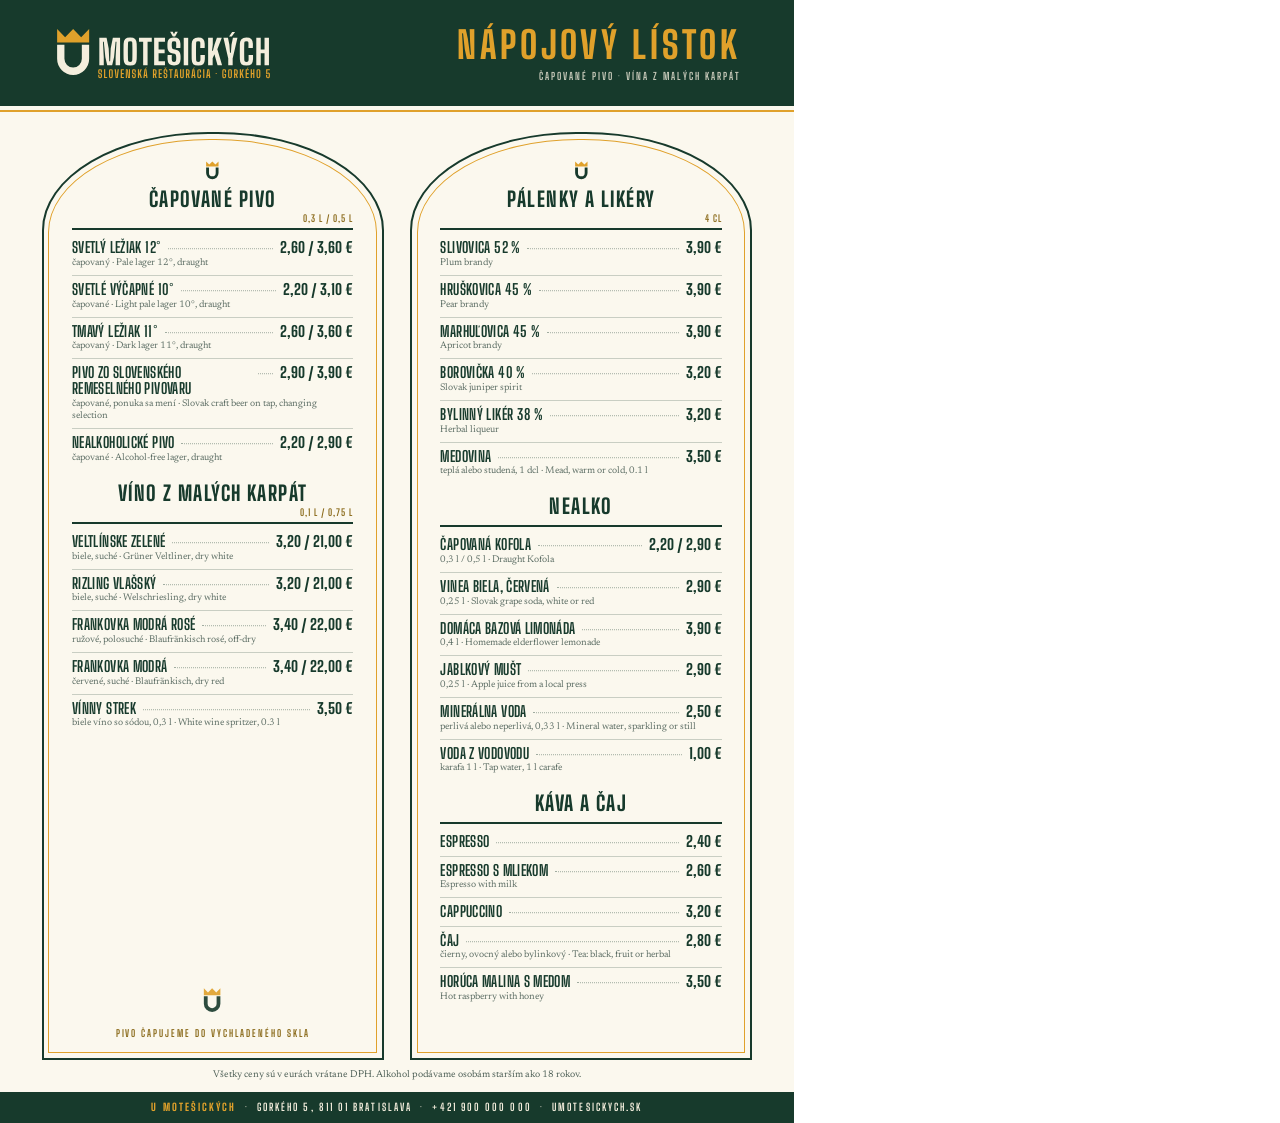
<file: napojovy-listok.html>
<!doctype html><html lang="sk"><head><meta charset="utf-8"><title>Nápojový lístok – U Motešických</title><link rel="stylesheet" href="listok.css"></head><body><article class="sheet drink"><header><svg class="plogo" xmlns="http://www.w3.org/2000/svg" viewBox="0 0 966 256" role="img" xmlns:c2pa="http://c2pa.org/manifest"><title>U Motešických – slovenská reštaurácia</title><g transform="translate(0 0)"><g transform="translate(-40 -18) scale(1)"><path d="M58 104V166A70 70 0 0 0 198 166V104H166V166A38 38 0 0 1 90 166V104Z" fill="#F4EEDD"/><path d="M58 94V36L93 71L128 36L163 71L198 36V94Z" fill="#E0A12B"/></g><g transform="translate(196.00 176.00)" fill="#F4EEDD"><path transform="translate(0.00 0) scale(0.07500 -0.07500)" d="M86 0V1600H509L632 982L667 230H716L749 982L874 1600H1295V0H1036V486L1086 1372H1034L944 469L833 2H547L438 469L347 1372H297L345 486V0Z"/><path transform="translate(106.58 0) scale(0.07500 -0.07500)" d="M462 -18Q262 -18 173.0 66.5Q84 151 80 348Q78 457 76.5 571.0Q75 685 75.0 800.5Q75 916 76.5 1030.0Q78 1144 80 1254Q84 1450 173.0 1534.0Q262 1618 462 1618Q663 1618 750.0 1534.0Q837 1450 843 1254Q846 1143 848.0 1029.0Q850 915 850.0 799.5Q850 684 848.0 570.5Q846 457 843 348Q837 151 750.0 66.5Q663 -18 462 -18ZM462 193Q524 193 554.0 220.0Q584 247 585 301Q589 414 591.0 541.5Q593 669 593.0 801.5Q593 934 591.0 1061.0Q589 1188 585 1301Q584 1354 553.0 1380.5Q522 1407 462 1407Q402 1407 371.0 1380.5Q340 1354 338 1301Q334 1188 331.5 1061.0Q329 934 329.0 801.5Q329 669 331.5 541.5Q334 414 338 301Q340 247 371.0 220.0Q402 193 462 193Z"/><path transform="translate(178.88 0) scale(0.07500 -0.07500)" d="M255 0V1372H12V1600H757V1372H513V0Z"/><path transform="translate(239.55 0) scale(0.07500 -0.07500)" d="M86 0V1600H718V1372H345V926H698V698H345V228H718V0Z"/><path transform="translate(299.78 0) scale(0.07500 -0.07500)" d="M442 -18Q243 -18 158.0 67.0Q73 152 64 349Q63 388 63.0 430.0Q63 472 65.0 513.5Q67 555 71 595H314Q310 518 309.5 442.5Q309 367 314 302Q319 248 349.5 220.5Q380 193 442 193Q503 193 531.0 220.5Q559 248 564 302Q568 342 569.5 378.0Q571 414 569.5 451.0Q568 488 564 529Q561 579 539.5 617.0Q518 655 468 668L319 706Q222 731 166.0 778.5Q110 826 85.5 898.0Q61 970 58 1068Q57 1117 57.0 1162.5Q57 1208 58 1253Q63 1384 101.5 1464.5Q140 1545 222.5 1581.5Q305 1618 442 1618Q635 1618 721.5 1533.5Q808 1449 816 1253Q818 1207 817.0 1140.0Q816 1073 813 1011H565Q568 1083 569.0 1155.5Q570 1228 567 1300Q565 1353 532.5 1380.0Q500 1407 442 1407Q380 1407 351.0 1380.0Q322 1353 316 1300Q311 1242 311.0 1184.0Q311 1126 316 1068Q321 1016 342.5 980.0Q364 944 418 931L549 900Q652 875 711.0 825.5Q770 776 795.5 702.0Q821 628 824 529Q825 496 825.0 466.5Q825 437 824.5 408.5Q824 380 822 349Q814 152 728.5 67.0Q643 -18 442 -18ZM372 1682 216 1947H368L439 1810L510 1947H661L506 1682Z"/><path transform="translate(368.93 0) scale(0.07500 -0.07500)" d="M86 0V1600H345V0Z"/><path transform="translate(404.25 0) scale(0.07500 -0.07500)" d="M460 -19Q256 -19 169.5 66.0Q83 151 79 348Q77 446 76.0 562.0Q75 678 75.0 800.0Q75 922 76.0 1038.5Q77 1155 79 1254Q82 1424 171.5 1521.0Q261 1618 460 1618Q656 1618 744.0 1533.5Q832 1449 837 1253Q838 1218 838.0 1175.0Q838 1132 837.0 1088.5Q836 1045 835 1011H577Q578 1052 579.0 1103.5Q580 1155 580.0 1207.0Q580 1259 579 1300Q578 1353 547.5 1380.0Q517 1407 460 1407Q401 1407 370.0 1380.0Q339 1353 337 1300Q333 1184 331.5 1057.0Q330 930 330.0 800.0Q330 670 331.5 543.5Q333 417 337 301Q339 247 370.0 219.5Q401 192 460 192Q522 192 554.0 219.5Q586 247 587 301Q588 342 588.5 395.0Q589 448 588.5 501.0Q588 554 587 594H845Q847 537 847.0 471.5Q847 406 845 348Q840 151 750.5 66.0Q661 -19 460 -19Z"/><path transform="translate(475.50 0) scale(0.07500 -0.07500)" d="M86 0V1600H361L358 1214L313 844H362L465 1223L601 1600H883L624 928L899 0H636L453 639L350 405V0Z"/><path transform="translate(547.27 0) scale(0.07500 -0.07500)" d="M301 0V392L21 1600H285L369 1196L405 729H456L491 1196L575 1600H839L559 391V0ZM349 1680 529 1945H698L509 1680Z"/><path transform="translate(614.77 0) scale(0.07500 -0.07500)" d="M460 -19Q256 -19 169.5 66.0Q83 151 79 348Q77 446 76.0 562.0Q75 678 75.0 800.0Q75 922 76.0 1038.5Q77 1155 79 1254Q82 1424 171.5 1521.0Q261 1618 460 1618Q656 1618 744.0 1533.5Q832 1449 837 1253Q838 1218 838.0 1175.0Q838 1132 837.0 1088.5Q836 1045 835 1011H577Q578 1052 579.0 1103.5Q580 1155 580.0 1207.0Q580 1259 579 1300Q578 1353 547.5 1380.0Q517 1407 460 1407Q401 1407 370.0 1380.0Q339 1353 337 1300Q333 1184 331.5 1057.0Q330 930 330.0 800.0Q330 670 331.5 543.5Q333 417 337 301Q339 247 370.0 219.5Q401 192 460 192Q522 192 554.0 219.5Q586 247 587 301Q588 342 588.5 395.0Q589 448 588.5 501.0Q588 554 587 594H845Q847 537 847.0 471.5Q847 406 845 348Q840 151 750.5 66.0Q661 -19 460 -19Z"/><path transform="translate(686.02 0) scale(0.07500 -0.07500)" d="M86 0V1600H345V926H566V1600H824V0H566V698H345V0Z"/></g><g transform="translate(196.00 232.00)" fill="#E0A12B"><path transform="translate(0.00 0) scale(0.02412 -0.02412)" d="M410 -17Q231 -17 154.0 60.5Q77 138 70 316Q69 363 68.5 407.5Q68 452 69.5 497.0Q71 542 75 589H279Q275 509 274.5 429.0Q274 349 279 278Q283 219 314.0 190.5Q345 162 409 162Q472 162 500.0 190.5Q528 219 534 278Q537 323 538.0 362.0Q539 401 538.0 441.0Q537 481 534 529Q530 588 510.0 630.0Q490 672 437 686L303 720Q213 743 162.0 787.5Q111 832 89.0 901.0Q67 970 64 1066Q63 1120 63.5 1176.0Q64 1232 65 1287Q69 1405 103.5 1477.5Q138 1550 212.5 1583.5Q287 1617 409 1617Q582 1617 659.5 1540.0Q737 1463 744 1286Q746 1237 745.0 1165.5Q744 1094 741 1023H533Q536 1098 536.5 1173.5Q537 1249 534 1324Q533 1382 501.0 1410.5Q469 1439 408 1439Q344 1439 315.0 1410.5Q286 1382 281 1324Q276 1260 276.5 1195.0Q277 1130 281 1066Q285 1002 306.0 963.0Q327 924 382 910L503 881Q598 859 651.0 812.5Q704 766 726.0 695.5Q748 625 751 529Q753 487 753.0 453.0Q753 419 752.0 386.5Q751 354 750 316Q743 138 665.5 60.5Q588 -17 410 -17Z"/><path transform="translate(24.80 0) scale(0.02412 -0.02412)" d="M93 0V1600H309V192H666V0Z"/><path transform="translate(46.61 0) scale(0.02412 -0.02412)" d="M428 -17Q248 -17 168.5 59.5Q89 136 86 314Q83 434 82.0 556.0Q81 678 81.0 800.5Q81 923 82.0 1044.5Q83 1166 86 1287Q89 1464 168.5 1540.5Q248 1617 428 1617Q608 1617 686.5 1540.5Q765 1464 769 1287Q773 1165 774.5 1043.0Q776 921 776.0 799.0Q776 677 774.5 555.5Q773 434 769 314Q765 136 686.5 59.5Q608 -17 428 -17ZM428 162Q492 162 522.0 189.5Q552 217 553 276Q558 400 559.5 533.5Q561 667 561.0 803.0Q561 939 559.0 1071.0Q557 1203 553 1325Q552 1384 521.5 1411.5Q491 1439 428 1439Q365 1439 334.5 1411.5Q304 1384 302 1325Q298 1203 295.5 1071.0Q293 939 293.5 803.0Q294 667 296.0 533.5Q298 400 302 276Q304 217 334.5 189.5Q365 162 428 162Z"/><path transform="translate(72.40 0) scale(0.02412 -0.02412)" d="M236 0 35 1600H259L362 753L391 192H446L475 753L578 1600H803L602 0Z"/><path transform="translate(97.73 0) scale(0.02412 -0.02412)" d="M93 0V1600H664V1408H309V906H644V714H309V192H664V0Z"/><path transform="translate(119.97 0) scale(0.02412 -0.02412)" d="M93 0V1600H423L527 1092L650 192H699L659 974L643 1600H853V0H508L398 549L300 1409H248L285 606L302 0Z"/><path transform="translate(147.93 0) scale(0.02412 -0.02412)" d="M410 -17Q231 -17 154.0 60.5Q77 138 70 316Q69 363 68.5 407.5Q68 452 69.5 497.0Q71 542 75 589H279Q275 509 274.5 429.0Q274 349 279 278Q283 219 314.0 190.5Q345 162 409 162Q472 162 500.0 190.5Q528 219 534 278Q537 323 538.0 362.0Q539 401 538.0 441.0Q537 481 534 529Q530 588 510.0 630.0Q490 672 437 686L303 720Q213 743 162.0 787.5Q111 832 89.0 901.0Q67 970 64 1066Q63 1120 63.5 1176.0Q64 1232 65 1287Q69 1405 103.5 1477.5Q138 1550 212.5 1583.5Q287 1617 409 1617Q582 1617 659.5 1540.0Q737 1463 744 1286Q746 1237 745.0 1165.5Q744 1094 741 1023H533Q536 1098 536.5 1173.5Q537 1249 534 1324Q533 1382 501.0 1410.5Q469 1439 408 1439Q344 1439 315.0 1410.5Q286 1382 281 1324Q276 1260 276.5 1195.0Q277 1130 281 1066Q285 1002 306.0 963.0Q327 924 382 910L503 881Q598 859 651.0 812.5Q704 766 726.0 695.5Q748 625 751 529Q753 487 753.0 453.0Q753 419 752.0 386.5Q751 354 750 316Q743 138 665.5 60.5Q588 -17 410 -17Z"/><path transform="translate(172.73 0) scale(0.02412 -0.02412)" d="M93 0V1600H323L320 1217L284 833H327L439 1235L566 1600H803L551 913L821 0H601L409 668L313 442V0Z"/><path transform="translate(198.19 0) scale(0.02412 -0.02412)" d="M32 0 228 1600H588L784 0H563L525 399H291L254 0ZM312 591H505L471 943L436 1408H380L346 943ZM345 1680 512 1932H658L484 1680Z"/><path transform="translate(238.45 0) scale(0.02412 -0.02412)" d="M93 0V1600H408Q587 1600 667.5 1525.0Q748 1450 754 1276Q757 1203 757.5 1142.5Q758 1082 757.5 1023.5Q757 965 754 900Q751 787 715.5 716.5Q680 646 606 612L781 0H551L402 576H309V0ZM309 767H407Q472 767 503.5 797.5Q535 828 538 889Q541 953 542.0 1020.5Q543 1088 542.0 1155.5Q541 1223 538 1287Q535 1348 504.0 1378.0Q473 1408 408 1408H309Z"/><path transform="translate(263.49 0) scale(0.02412 -0.02412)" d="M93 0V1600H664V1408H309V906H644V714H309V192H664V0Z"/><path transform="translate(285.74 0) scale(0.02412 -0.02412)" d="M410 -17Q231 -17 154.0 60.5Q77 138 70 316Q69 363 68.5 407.5Q68 452 69.5 497.0Q71 542 75 589H279Q275 509 274.5 429.0Q274 349 279 278Q283 219 314.0 190.5Q345 162 409 162Q472 162 500.0 190.5Q528 219 534 278Q537 323 538.0 362.0Q539 401 538.0 441.0Q537 481 534 529Q530 588 510.0 630.0Q490 672 437 686L303 720Q213 743 162.0 787.5Q111 832 89.0 901.0Q67 970 64 1066Q63 1120 63.5 1176.0Q64 1232 65 1287Q69 1405 103.5 1477.5Q138 1550 212.5 1583.5Q287 1617 409 1617Q582 1617 659.5 1540.0Q737 1463 744 1286Q746 1237 745.0 1165.5Q744 1094 741 1023H533Q536 1098 536.5 1173.5Q537 1249 534 1324Q533 1382 501.0 1410.5Q469 1439 408 1439Q344 1439 315.0 1410.5Q286 1382 281 1324Q276 1260 276.5 1195.0Q277 1130 281 1066Q285 1002 306.0 963.0Q327 924 382 910L503 881Q598 859 651.0 812.5Q704 766 726.0 695.5Q748 625 751 529Q753 487 753.0 453.0Q753 419 752.0 386.5Q751 354 750 316Q743 138 665.5 60.5Q588 -17 410 -17ZM348 1682 201 1934H331L406 1793L481 1934H611L464 1682Z"/><path transform="translate(310.54 0) scale(0.02412 -0.02412)" d="M241 0V1408H11V1600H688V1408H458V0Z"/><path transform="translate(332.54 0) scale(0.02412 -0.02412)" d="M32 0 228 1600H588L784 0H563L525 399H291L254 0ZM312 591H505L471 943L436 1408H380L346 943Z"/><path transform="translate(357.37 0) scale(0.02412 -0.02412)" d="M420 -17Q238 -17 159.5 59.5Q81 136 79 314Q75 634 75.0 957.5Q75 1281 79 1600H295Q292 1387 291.0 1162.5Q290 938 291.0 713.5Q292 489 294 276Q294 219 326.0 190.5Q358 162 420 162Q483 162 513.5 190.5Q544 219 544 276Q546 489 547.0 713.5Q548 938 547.5 1162.5Q547 1387 544 1600H760Q765 1281 765.0 957.5Q765 634 760 314Q758 136 679.5 59.5Q601 -17 420 -17Z"/><path transform="translate(382.74 0) scale(0.02412 -0.02412)" d="M93 0V1600H408Q587 1600 667.5 1525.0Q748 1450 754 1276Q757 1203 757.5 1142.5Q758 1082 757.5 1023.5Q757 965 754 900Q751 787 715.5 716.5Q680 646 606 612L781 0H551L402 576H309V0ZM309 767H407Q472 767 503.5 797.5Q535 828 538 889Q541 953 542.0 1020.5Q543 1088 542.0 1155.5Q541 1223 538 1287Q535 1348 504.0 1378.0Q473 1408 408 1408H309Z"/><path transform="translate(407.79 0) scale(0.02412 -0.02412)" d="M32 0 228 1600H588L784 0H563L525 399H291L254 0ZM312 591H505L471 943L436 1408H380L346 943ZM345 1680 512 1932H658L484 1680Z"/><path transform="translate(432.61 0) scale(0.02412 -0.02412)" d="M425 -17Q243 -17 165.5 60.0Q88 137 85 315Q83 427 82.0 550.0Q81 673 81.0 800.0Q81 927 82.0 1050.5Q83 1174 85 1287Q87 1443 167.0 1529.5Q247 1616 424 1616Q600 1616 679.0 1539.5Q758 1463 764 1285Q765 1250 765.0 1201.5Q765 1153 764.0 1105.5Q763 1058 762 1022H546Q547 1066 547.5 1119.0Q548 1172 548.0 1225.5Q548 1279 547 1323Q546 1382 515.5 1410.0Q485 1438 424 1438Q363 1438 333.0 1410.0Q303 1382 301 1323Q297 1196 295.5 1064.5Q294 933 294.0 800.0Q294 667 295.5 535.0Q297 403 301 277Q303 218 333.5 189.5Q364 161 425 161Q490 161 522.0 189.5Q554 218 555 277Q556 322 556.5 377.5Q557 433 556.0 488.0Q555 543 554 588H771Q773 522 773.5 451.5Q774 381 772 315Q766 137 685.5 60.0Q605 -17 425 -17Z"/><path transform="translate(457.99 0) scale(0.02412 -0.02412)" d="M93 0V1600H309V0Z"/><path transform="translate(472.83 0) scale(0.02412 -0.02412)" d="M32 0 228 1600H588L784 0H563L525 399H291L254 0ZM312 591H505L471 943L436 1408H380L346 943Z"/><path transform="translate(513.10 0) scale(0.02412 -0.02412)" d="M86 751V918H254V751Z"/><path transform="translate(541.88 0) scale(0.02412 -0.02412)" d="M428 -17Q306 -17 232.5 16.5Q159 50 124.5 123.5Q90 197 86 316Q83 426 82.0 548.5Q81 671 81.0 796.5Q81 922 82.0 1043.5Q83 1165 86 1274Q91 1398 126.0 1473.5Q161 1549 234.5 1583.0Q308 1617 427 1617Q598 1617 676.5 1540.0Q755 1463 765 1286Q768 1224 768.0 1154.5Q768 1085 765 1023H549Q552 1091 552.0 1173.5Q552 1256 549 1324Q546 1382 515.5 1410.5Q485 1439 427 1439Q366 1439 335.5 1410.5Q305 1382 302 1324Q298 1199 295.5 1067.0Q293 935 293.0 801.0Q293 667 295.5 535.0Q298 403 302 278Q305 219 335.5 190.5Q366 162 428 162Q490 162 524.0 190.5Q558 219 561 278Q562 316 562.5 362.5Q563 409 562.5 454.5Q562 500 561 539H439V728H772Q775 644 774.5 538.0Q774 432 770 316Q763 138 683.5 60.5Q604 -17 428 -17Z"/><path transform="translate(567.34 0) scale(0.02412 -0.02412)" d="M428 -17Q248 -17 168.5 59.5Q89 136 86 314Q83 434 82.0 556.0Q81 678 81.0 800.5Q81 923 82.0 1044.5Q83 1166 86 1287Q89 1464 168.5 1540.5Q248 1617 428 1617Q608 1617 686.5 1540.5Q765 1464 769 1287Q773 1165 774.5 1043.0Q776 921 776.0 799.0Q776 677 774.5 555.5Q773 434 769 314Q765 136 686.5 59.5Q608 -17 428 -17ZM428 162Q492 162 522.0 189.5Q552 217 553 276Q558 400 559.5 533.5Q561 667 561.0 803.0Q561 939 559.0 1071.0Q557 1203 553 1325Q552 1384 521.5 1411.5Q491 1439 428 1439Q365 1439 334.5 1411.5Q304 1384 302 1325Q298 1203 295.5 1071.0Q293 939 293.5 803.0Q294 667 296.0 533.5Q298 400 302 276Q304 217 334.5 189.5Q365 162 428 162Z"/><path transform="translate(593.13 0) scale(0.02412 -0.02412)" d="M93 0V1600H408Q587 1600 667.5 1525.0Q748 1450 754 1276Q757 1203 757.5 1142.5Q758 1082 757.5 1023.5Q757 965 754 900Q751 787 715.5 716.5Q680 646 606 612L781 0H551L402 576H309V0ZM309 767H407Q472 767 503.5 797.5Q535 828 538 889Q541 953 542.0 1020.5Q543 1088 542.0 1155.5Q541 1223 538 1287Q535 1348 504.0 1378.0Q473 1408 408 1408H309Z"/><path transform="translate(618.17 0) scale(0.02412 -0.02412)" d="M93 0V1600H323L320 1217L284 833H327L439 1235L566 1600H803L551 913L821 0H601L409 668L313 442V0Z"/><path transform="translate(643.62 0) scale(0.02412 -0.02412)" d="M93 0V1600H664V1408H309V906H644V714H309V192H664V0ZM301 1680 468 1932H614L440 1680Z"/><path transform="translate(665.86 0) scale(0.02412 -0.02412)" d="M93 0V1600H309V906H542V1600H758V0H542V714H309V0Z"/><path transform="translate(691.53 0) scale(0.02412 -0.02412)" d="M428 -17Q248 -17 168.5 59.5Q89 136 86 314Q83 434 82.0 556.0Q81 678 81.0 800.5Q81 923 82.0 1044.5Q83 1166 86 1287Q89 1464 168.5 1540.5Q248 1617 428 1617Q608 1617 686.5 1540.5Q765 1464 769 1287Q773 1165 774.5 1043.0Q776 921 776.0 799.0Q776 677 774.5 555.5Q773 434 769 314Q765 136 686.5 59.5Q608 -17 428 -17ZM428 162Q492 162 522.0 189.5Q552 217 553 276Q558 400 559.5 533.5Q561 667 561.0 803.0Q561 939 559.0 1071.0Q557 1203 553 1325Q552 1384 521.5 1411.5Q491 1439 428 1439Q365 1439 334.5 1411.5Q304 1384 302 1325Q298 1203 295.5 1071.0Q293 939 293.5 803.0Q294 667 296.0 533.5Q298 400 302 276Q304 217 334.5 189.5Q365 162 428 162Z"/><path transform="translate(732.76 0) scale(0.02412 -0.02412)" d="M450 -17Q265 -17 182.0 60.5Q99 138 94 316Q92 380 92.0 432.5Q92 485 95 542H311Q308 503 307.5 457.5Q307 412 307.5 367.5Q308 323 310 289Q315 225 346.5 193.5Q378 162 444 162Q510 162 541.0 193.5Q572 225 576 289Q584 397 584.5 498.5Q585 600 578 703Q575 762 545.0 790.5Q515 819 457 819Q415 819 385.0 804.5Q355 790 338.0 764.0Q321 738 320 701H114V1600H776V1408H330V900H368Q390 942 438.5 971.0Q487 1000 554 1000Q672 1000 730.0 922.5Q788 845 795 707Q798 636 798.5 569.5Q799 503 797.5 439.5Q796 376 793 316Q783 197 747.0 123.5Q711 50 639.5 16.5Q568 -17 450 -17Z"/></g></g><metadata><c2pa:manifest>[base64]/[base64]/4ajbEu/CprwYj8vUKAJMv/[base64]/Bx0QbT3b6iY3VybHgpc2VsZiNqdW1iZj1jMnBhLmFzc2VydGlvbnMvYzJwYS5oYXNoLmRhdGFkaGFzaFggvY4/Yj9/[base64]/[base64]/3cyjxFA3Qo5S46fX0/ihY0VZ7mfb9KF703t5OjWDBWMA4GA1UdDwEB/wQEAwIHgDAVBgNVHSUEDjAMBgorBgEEAYPoXgIBMAwGA1UdEwEB/wQCMAAwHwYDVR0jBBgwFoAUzlHiBIFOZFsj+OPEz5o+nMHXXMIwCgYIKoZIzj0EAwMDZwAwZAIwMXMdFJ4BetLLVY7ORuE9noqbbAZOZn/aArXyTwFAZfKrPzxF2vPoJNf1+UCdg1XGAjBwX1zd9WGqYkqmL5SFqw1QySjr1zJfpJM9+1rdDwSPLMOPOjKuiXjoU/[base64]</c2pa:manifest></metadata></svg><div class="ttl"><h1>Nápojový lístok</h1><p>Čapované pivo · vína z Malých Karpát</p></div></header><div class="cols"><div class="win"><svg class="crown" xmlns="http://www.w3.org/2000/svg" viewBox="0 0 256 256" role="img" xmlns:c2pa="http://c2pa.org/manifest"><title>U Motešických – slovenská reštaurácia</title><g transform="translate(0 -8) scale(1)"><path d="M58 104V166A70 70 0 0 0 198 166V104H166V166A38 38 0 0 1 90 166V104Z" fill="#173A2C"/><path d="M58 94V36L93 71L128 36L163 71L198 36V94Z" fill="#E0A12B"/></g><metadata><c2pa:manifest>[base64]/[base64]/[base64]/3cyjxFA3Qo5S46fX0/ihY0VZ7mfb9KF703t5OjWDBWMA4GA1UdDwEB/wQEAwIHgDAVBgNVHSUEDjAMBgorBgEEAYPoXgIBMAwGA1UdEwEB/wQCMAAwHwYDVR0jBBgwFoAUzlHiBIFOZFsj+OPEz5o+nMHXXMIwCgYIKoZIzj0EAwMDZwAwZAIwMXMdFJ4BetLLVY7ORuE9noqbbAZOZn/aArXyTwFAZfKrPzxF2vPoJNf1+UCdg1XGAjBwX1zd9WGqYkqmL5SFqw1QySjr1zJfpJM9+1rdDwSPLMOPOjKuiXjoU/[base64]</c2pa:manifest></metadata></svg><section><h2>Čapované pivo<small lang="en">Draught beer</small><em>0,3 l / 0,5 l</em></h2><ul><li><div class="l1"><b>Svetlý ležiak 12°</b><i></i><span>2,60 / 3,60 €</span></div><div class="l3">čapovaný · <span lang="en">Pale lager 12°, draught</span></div></li><li><div class="l1"><b>Svetlé výčapné 10°</b><i></i><span>2,20 / 3,10 €</span></div><div class="l3">čapované · <span lang="en">Light pale lager 10°, draught</span></div></li><li><div class="l1"><b>Tmavý ležiak 11°</b><i></i><span>2,60 / 3,60 €</span></div><div class="l3">čapovaný · <span lang="en">Dark lager 11°, draught</span></div></li><li><div class="l1"><b>Pivo zo slovenského remeselného pivovaru</b><i></i><span>2,90 / 3,90 €</span></div><div class="l3">čapované, ponuka sa mení · <span lang="en">Slovak craft beer on tap, changing selection</span></div></li><li><div class="l1"><b>Nealkoholické pivo</b><i></i><span>2,20 / 2,90 €</span></div><div class="l3">čapované · <span lang="en">Alcohol-free lager, draught</span></div></li></ul></section><section><h2>Víno z Malých Karpát<small lang="en">Wine from the Small Carpathians</small><em>0,1 l / 0,75 l</em></h2><ul><li><div class="l1"><b>Veltlínske zelené</b><i></i><span>3,20 / 21,00 €</span></div><div class="l3">biele, suché · <span lang="en">Grüner Veltliner, dry white</span></div></li><li><div class="l1"><b>Rizling vlašský</b><i></i><span>3,20 / 21,00 €</span></div><div class="l3">biele, suché · <span lang="en">Welschriesling, dry white</span></div></li><li><div class="l1"><b>Frankovka modrá rosé</b><i></i><span>3,40 / 22,00 €</span></div><div class="l3">ružové, polosuché · <span lang="en">Blaufränkisch rosé, off-dry</span></div></li><li><div class="l1"><b>Frankovka modrá</b><i></i><span>3,40 / 22,00 €</span></div><div class="l3">červené, suché · <span lang="en">Blaufränkisch, dry red</span></div></li><li><div class="l1"><b>Vínny strek</b><i></i><span>3,50 €</span></div><div class="l3">biele víno so sódou, 0,3 l · <span lang="en">White wine spritzer, 0.3 l</span></div></li></ul></section><div class="fill"><svg class="crown" xmlns="http://www.w3.org/2000/svg" viewBox="0 0 256 256" role="img" xmlns:c2pa="http://c2pa.org/manifest"><title>U Motešických – slovenská reštaurácia</title><g transform="translate(0 -8) scale(1)"><path d="M58 104V166A70 70 0 0 0 198 166V104H166V166A38 38 0 0 1 90 166V104Z" fill="#173A2C"/><path d="M58 94V36L93 71L128 36L163 71L198 36V94Z" fill="#E0A12B"/></g><metadata><c2pa:manifest>[base64]/[base64]/[base64]/3cyjxFA3Qo5S46fX0/ihY0VZ7mfb9KF703t5OjWDBWMA4GA1UdDwEB/wQEAwIHgDAVBgNVHSUEDjAMBgorBgEEAYPoXgIBMAwGA1UdEwEB/wQCMAAwHwYDVR0jBBgwFoAUzlHiBIFOZFsj+OPEz5o+nMHXXMIwCgYIKoZIzj0EAwMDZwAwZAIwMXMdFJ4BetLLVY7ORuE9noqbbAZOZn/aArXyTwFAZfKrPzxF2vPoJNf1+UCdg1XGAjBwX1zd9WGqYkqmL5SFqw1QySjr1zJfpJM9+1rdDwSPLMOPOjKuiXjoU/[base64]</c2pa:manifest></metadata></svg><p>Pivo čapujeme do vychladeného skla</p></div></div><div class="win"><svg class="crown" xmlns="http://www.w3.org/2000/svg" viewBox="0 0 256 256" role="img" xmlns:c2pa="http://c2pa.org/manifest"><title>U Motešických – slovenská reštaurácia</title><g transform="translate(0 -8) scale(1)"><path d="M58 104V166A70 70 0 0 0 198 166V104H166V166A38 38 0 0 1 90 166V104Z" fill="#173A2C"/><path d="M58 94V36L93 71L128 36L163 71L198 36V94Z" fill="#E0A12B"/></g><metadata><c2pa:manifest>[base64]/[base64]/[base64]/3cyjxFA3Qo5S46fX0/ihY0VZ7mfb9KF703t5OjWDBWMA4GA1UdDwEB/wQEAwIHgDAVBgNVHSUEDjAMBgorBgEEAYPoXgIBMAwGA1UdEwEB/wQCMAAwHwYDVR0jBBgwFoAUzlHiBIFOZFsj+OPEz5o+nMHXXMIwCgYIKoZIzj0EAwMDZwAwZAIwMXMdFJ4BetLLVY7ORuE9noqbbAZOZn/aArXyTwFAZfKrPzxF2vPoJNf1+UCdg1XGAjBwX1zd9WGqYkqmL5SFqw1QySjr1zJfpJM9+1rdDwSPLMOPOjKuiXjoU/[base64]</c2pa:manifest></metadata></svg><section><h2>Pálenky a likéry<small lang="en">Spirits and liqueurs</small><em>4 cl</em></h2><ul><li><div class="l1"><b>Slivovica 52 %</b><i></i><span>3,90 €</span></div><div class="l3"><span lang="en">Plum brandy</span></div></li><li><div class="l1"><b>Hruškovica 45 %</b><i></i><span>3,90 €</span></div><div class="l3"><span lang="en">Pear brandy</span></div></li><li><div class="l1"><b>Marhuľovica 45 %</b><i></i><span>3,90 €</span></div><div class="l3"><span lang="en">Apricot brandy</span></div></li><li><div class="l1"><b>Borovička 40 %</b><i></i><span>3,20 €</span></div><div class="l3"><span lang="en">Slovak juniper spirit</span></div></li><li><div class="l1"><b>Bylinný likér 38 %</b><i></i><span>3,20 €</span></div><div class="l3"><span lang="en">Herbal liqueur</span></div></li><li><div class="l1"><b>Medovina</b><i></i><span>3,50 €</span></div><div class="l3">teplá alebo studená, 1 dcl · <span lang="en">Mead, warm or cold, 0.1 l</span></div></li></ul></section><section><h2>Nealko<small lang="en">Soft drinks</small></h2><ul><li><div class="l1"><b>Čapovaná kofola</b><i></i><span>2,20 / 2,90 €</span></div><div class="l3">0,3 l / 0,5 l · <span lang="en">Draught Kofola</span></div></li><li><div class="l1"><b>Vinea biela, červená</b><i></i><span>2,90 €</span></div><div class="l3">0,25 l · <span lang="en">Slovak grape soda, white or red</span></div></li><li><div class="l1"><b>Domáca bazová limonáda</b><i></i><span>3,90 €</span></div><div class="l3">0,4 l · <span lang="en">Homemade elderflower lemonade</span></div></li><li><div class="l1"><b>Jablkový mušt</b><i></i><span>2,90 €</span></div><div class="l3">0,25 l · <span lang="en">Apple juice from a local press</span></div></li><li><div class="l1"><b>Minerálna voda</b><i></i><span>2,50 €</span></div><div class="l3">perlivá alebo neperlivá, 0,33 l · <span lang="en">Mineral water, sparkling or still</span></div></li><li><div class="l1"><b>Voda z vodovodu</b><i></i><span>1,00 €</span></div><div class="l3">karafa 1 l · <span lang="en">Tap water, 1 l carafe</span></div></li></ul></section><section><h2>Káva a čaj<small lang="en">Coffee and tea</small></h2><ul><li><div class="l1"><b>Espresso</b><i></i><span>2,40 €</span></div></li><li><div class="l1"><b>Espresso s mliekom</b><i></i><span>2,60 €</span></div><div class="l3"><span lang="en">Espresso with milk</span></div></li><li><div class="l1"><b>Cappuccino</b><i></i><span>3,20 €</span></div></li><li><div class="l1"><b>Čaj</b><i></i><span>2,80 €</span></div><div class="l3">čierny, ovocný alebo bylinkový · <span lang="en">Tea: black, fruit or herbal</span></div></li><li><div class="l1"><b>Horúca malina s medom</b><i></i><span>3,50 €</span></div><div class="l3"><span lang="en">Hot raspberry with honey</span></div></li></ul></section></div></div><footer><p>Všetky ceny sú v eurách vrátane DPH. Alkohol podávame osobám starším ako 18 rokov.</p><p class="addr"><b>U Motešických</b> &nbsp;·&nbsp; Gorkého 5, 811 01 Bratislava &nbsp;·&nbsp; +421 900 000 000 &nbsp;·&nbsp; umotesickych.sk</p></footer></article></body></html>
</file>
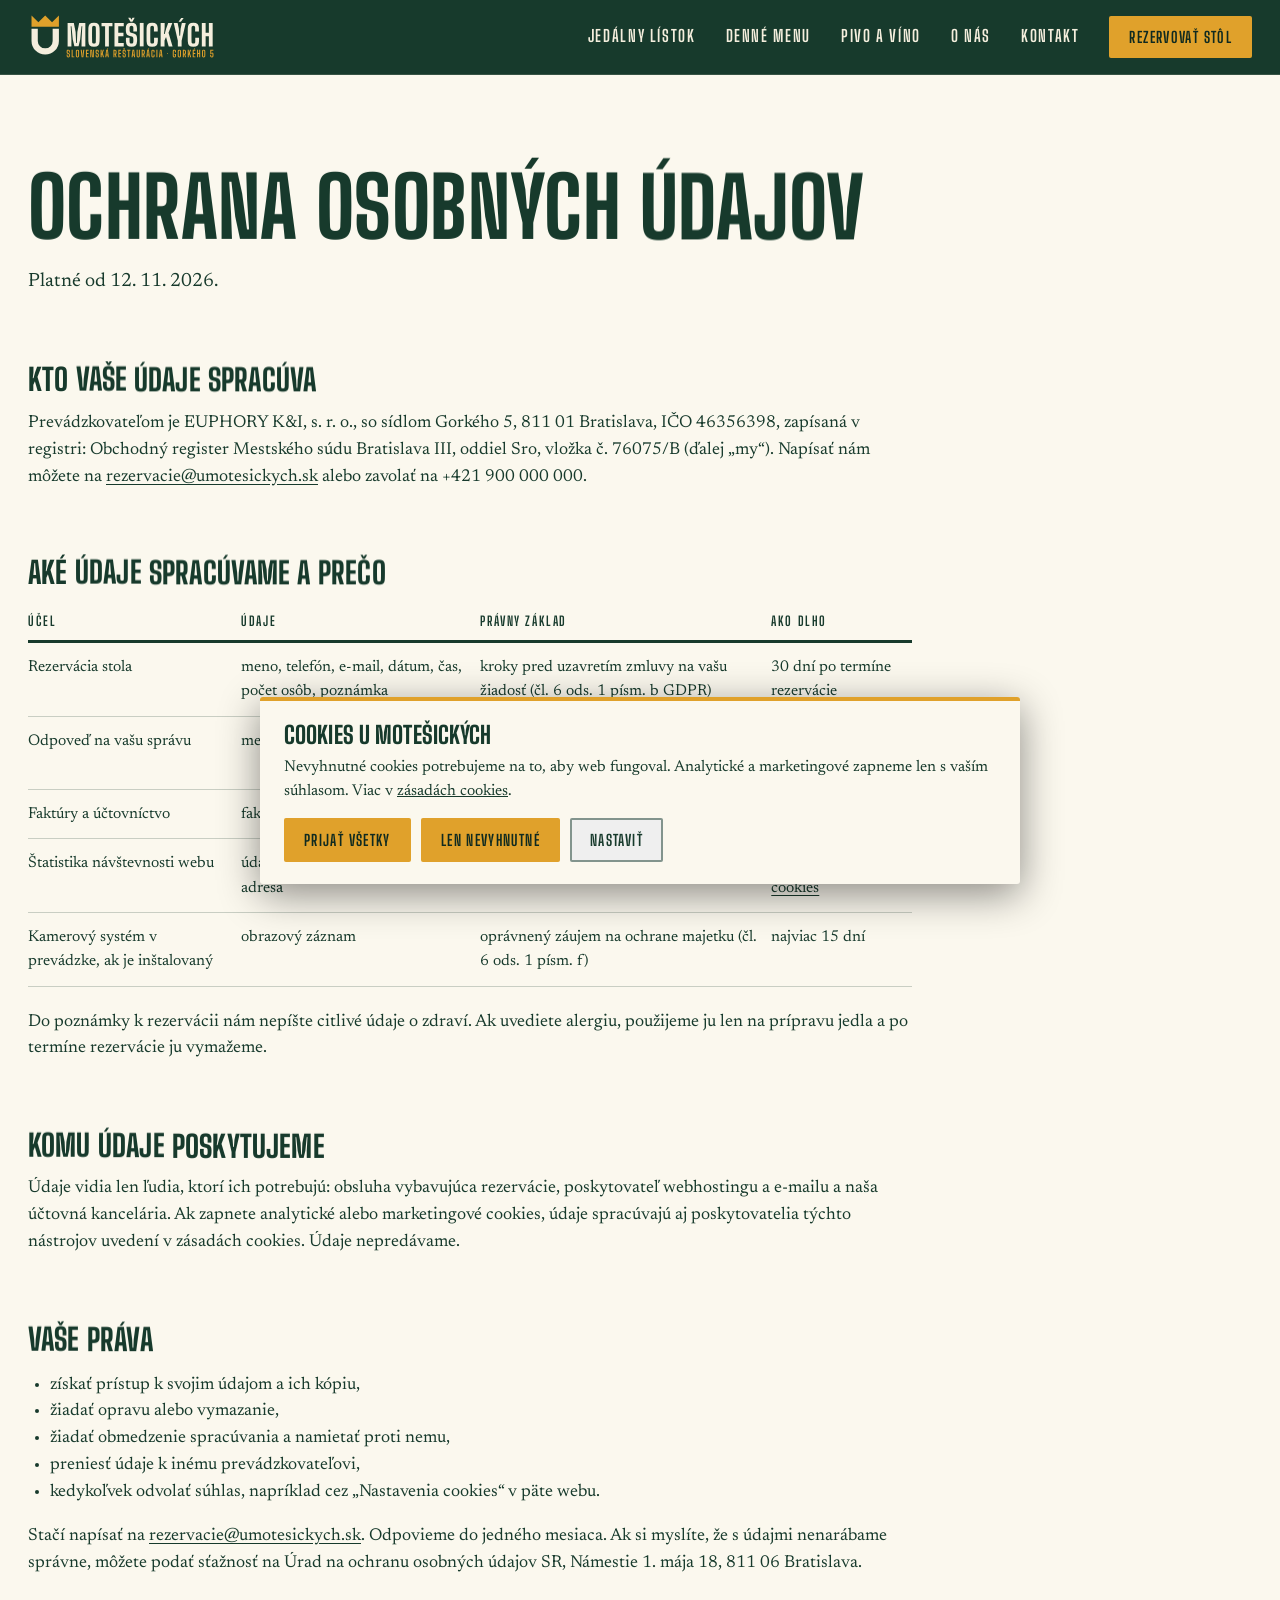
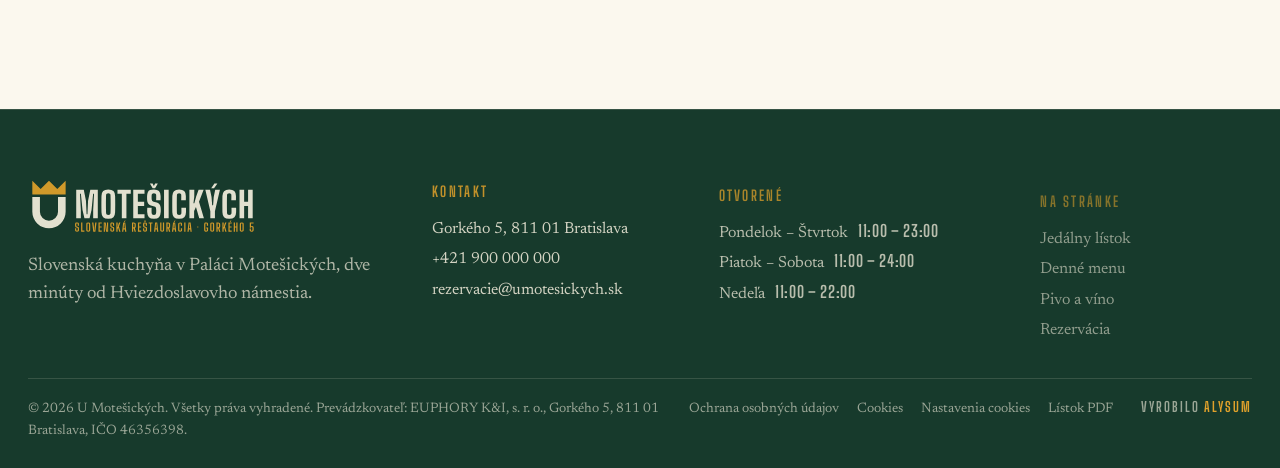
<file: ochrana-osobnych-udajov.html>
<!doctype html>
<html lang="sk">
<head>
<meta charset="utf-8">
<meta name="viewport" content="width=device-width, initial-scale=1">
<title>Ochrana osobných údajov – U Motešických</title>
<meta name="description" content="Ako reštaurácia U Motešických spracúva osobné údaje hostí.">
<link rel="canonical" href="https://umotesickych.sk/ochrana-osobnych-udajov.html">
<meta property="og:title" content="Ochrana osobných údajov – U Motešických">
<meta property="og:description" content="Ako reštaurácia U Motešických spracúva osobné údaje hostí.">
<meta property="og:image" content="https://umotesickych.sk/img/interier-hlavna.jpg">
<meta property="og:type" content="restaurant">
<meta property="og:locale" content="sk_SK">
<meta name="theme-color" content="#173A2C">
<link rel="icon" href="img/favicon.svg" type="image/svg+xml">
<link rel="apple-touch-icon" href="img/favicon-180.png">
<link rel="preload" href="fonts/big-shoulders-display-latin-800-normal.woff2" as="font" type="font/woff2" crossorigin>
<link rel="stylesheet" href="styles.css">
<link rel="stylesheet" href="motion.css">
<script>(function(r){if(!matchMedia("(prefers-reduced-motion: reduce)").matches){r.classList.add("motion");setTimeout(function(){r.classList.add("motion-ready")},2500)}})(document.documentElement)</script>
</head>
<body class="subpage">
<a class="skip" href="#obsah">Preskočiť na obsah</a>
<header class="top">
  <a class="brand" href="index.html" aria-label="U Motešických – domov"><img src="img/logo-horizontalne-svetle.svg" alt="U Motešických – slovenská reštaurácia" width="300" height="78"></a>
  <button class="nav-toggle" aria-expanded="false" aria-controls="nav">Menu</button>
  <nav id="nav" aria-label="Hlavná navigácia">
    <a href="index.html#listok">Jedálny lístok</a>
    <a href="denne-menu.html">Denné menu</a>
    <a href="index.html#napoje">Pivo a víno</a>
    <a href="index.html#pribeh">O nás</a>
    <a href="index.html#kontakt">Kontakt</a>
    <a class="btn btn-amber" href="tel:+421900000000">Rezervovať stôl</a>
  </nav>
</header>
<main id="obsah" class="paper sub"><div class="wrap narrow"><header class="sec-head"><h1>Ochrana osobných údajov</h1><p>Platné od 12. 11. 2026.</p></header>
<div class="prose">
<h2>Kto vaše údaje spracúva</h2>
<p>Prevádzkovateľom je EUPHORY K&amp;I, s. r. o., so sídlom Gorkého 5, 811 01 Bratislava, IČO 46356398, zapísaná v registri: Obchodný register Mestského súdu Bratislava III, oddiel Sro, vložka č. 76075/B (ďalej „my“). Napísať nám môžete na <a href="mailto:rezervacie@umotesickych.sk">rezervacie@umotesickych.sk</a> alebo zavolať na +421 900 000 000.</p>
<h2>Aké údaje spracúvame a prečo</h2>
<table class="legal-table"><thead><tr><th>Účel</th><th>Údaje</th><th>Právny základ</th><th>Ako dlho</th></tr></thead><tbody>
<tr><td>Rezervácia stola</td><td>meno, telefón, e-mail, dátum, čas, počet osôb, poznámka</td><td>kroky pred uzavretím zmluvy na vašu žiadosť (čl. 6 ods. 1 písm. b GDPR)</td><td>30 dní po termíne rezervácie</td></tr>
<tr><td>Odpoveď na vašu správu</td><td>meno, kontakt, obsah správy</td><td>oprávnený záujem odpovedať vám (čl. 6 ods. 1 písm. f)</td><td>6 mesiacov</td></tr>
<tr><td>Faktúry a účtovníctvo</td><td>fakturačné údaje</td><td>zákonná povinnosť (čl. 6 ods. 1 písm. c)</td><td>10 rokov</td></tr>
<tr><td>Štatistika návštevnosti webu</td><td>údaje o prehliadaní, skrátená IP adresa</td><td>váš súhlas (čl. 6 ods. 1 písm. a)</td><td>podľa <a href="cookies.html">zásad cookies</a></td></tr>
<tr><td>Kamerový systém v prevádzke, ak je inštalovaný</td><td>obrazový záznam</td><td>oprávnený záujem na ochrane majetku (čl. 6 ods. 1 písm. f)</td><td>najviac 15 dní</td></tr>
</tbody></table>
<p>Do poznámky k rezervácii nám nepíšte citlivé údaje o zdraví. Ak uvediete alergiu, použijeme ju len na prípravu jedla a po termíne rezervácie ju vymažeme.</p>
<h2>Komu údaje poskytujeme</h2>
<p>Údaje vidia len ľudia, ktorí ich potrebujú: obsluha vybavujúca rezervácie, poskytovateľ webhostingu a e-mailu a naša účtovná kancelária. Ak zapnete analytické alebo marketingové cookies, údaje spracúvajú aj poskytovatelia týchto nástrojov uvedení v zásadách cookies. Údaje nepredávame.</p>
<h2>Vaše práva</h2>
<ul><li>získať prístup k svojim údajom a ich kópiu,</li><li>žiadať opravu alebo vymazanie,</li><li>žiadať obmedzenie spracúvania a namietať proti nemu,</li><li>preniesť údaje k inému prevádzkovateľovi,</li><li>kedykoľvek odvolať súhlas, napríklad cez „Nastavenia cookies“ v päte webu.</li></ul>
<p>Stačí napísať na <a href="mailto:rezervacie@umotesickych.sk">rezervacie@umotesickych.sk</a>. Odpovieme do jedného mesiaca. Ak si myslíte, že s údajmi nenarábame správne, môžete podať sťažnosť na Úrad na ochranu osobných údajov SR, Námestie 1. mája 18, 811 06 Bratislava.</p>
</div></div></main>
<footer class="foot">
  <div class="foot-in">
    <div class="foot-brand">
      <img src="img/logo-horizontalne-svetle.svg" alt="U Motešických – slovenská reštaurácia" width="300" height="78" loading="lazy">
      <p>Slovenská kuchyňa v Paláci Motešických, dve minúty od Hviezdoslavovho námestia.</p>
    </div>
    <div class="foot-col">
      <h2>Kontakt</h2>
      <p>Gorkého 5, 811 01 Bratislava<br><a href="tel:+421900000000">+421 900 000 000</a><br><a href="mailto:rezervacie@umotesickych.sk">rezervacie@umotesickych.sk</a></p>
    </div>
    <div class="foot-col">
      <h2>Otvorené</h2>
      <p>Pondelok – Štvrtok <b>11:00 – 23:00</b><br>Piatok – Sobota <b>11:00 – 24:00</b><br>Nedeľa <b>11:00 – 22:00</b></p>
    </div>
    <nav class="foot-col" aria-label="Odkazy v pätičke">
      <h2>Na stránke</h2>
      <p><a href="index.html#listok">Jedálny lístok</a><br><a href="denne-menu.html">Denné menu</a><br><a href="index.html#napoje">Pivo a víno</a><br><a href="index.html#kontakt">Rezervácia</a></p>
    </nav>
  </div>
  <div class="foot-bar">
    <p>© <span id="rok">2026</span> U Motešických. Všetky práva vyhradené. Prevádzkovateľ: EUPHORY K&amp;I, s. r. o., Gorkého 5, 811 01 Bratislava, IČO 46356398.</p>
    <p class="foot-links"><a href="ochrana-osobnych-udajov.html">Ochrana osobných údajov</a><a href="cookies.html">Cookies</a><button type="button" class="linklike" data-cookie-settings>Nastavenia cookies</button><a href="listok.pdf">Lístok PDF</a></p>
    <p class="foot-made">Vyrobilo <a href="https://alysum.sk" rel="noopener">Alysum</a></p>
  </div>
</footer>
<div class="cookie" id="cookie" role="dialog" aria-modal="false" aria-labelledby="cookie-h" hidden>
  <div class="cookie-in">
    <h2 id="cookie-h">Cookies u Motešických</h2>
    <p>Nevyhnutné cookies potrebujeme na to, aby web fungoval. Analytické a marketingové zapneme len s vaším súhlasom. Viac v <a href="cookies.html">zásadách cookies</a>.</p>
    <div class="cookie-opts" id="cookie-opts" hidden>
      <label><input type="checkbox" checked disabled> Nevyhnutné <small>vždy zapnuté</small></label>
      <label><input type="checkbox" id="ck-a"> Analytické <small>návštevnosť webu</small></label>
      <label><input type="checkbox" id="ck-m"> Marketingové <small>meranie reklamy</small></label>
    </div>
    <div class="cookie-btns">
      <button type="button" class="btn btn-amber" data-ck="all">Prijať všetky</button>
      <button type="button" class="btn btn-amber" data-ck="none">Len nevyhnutné</button>
      <button type="button" class="btn btn-line" data-ck="set">Nastaviť</button>
      <button type="button" class="btn btn-line" data-ck="save" hidden>Uložiť výber</button>
    </div>
  </div>
</div>
<script>window.UM={"hodiny":{"0":["11:00","22:00"],"1":["11:00","23:00"],"2":["11:00","23:00"],"3":["11:00","23:00"],"4":["11:00","23:00"],"5":["11:00","24:00"],"6":["11:00","24:00"]},"email":"rezervacie@umotesickych.sk","ga4":"","metaPixel":"","dm":[[["Pondelok","Fazuľová polievka s údeným mäsom","Segedínsky guláš s chlebom","Bryndzové halušky so slaninou"],["Utorok","Zeleninová polievka s haluškami","Kurací paprikáš s haluškami","Šošovicový prívarok s volským okom a chlebom"],["Streda","Hovädzí vývar s rezancami","Varené hovädzie s chrenovou omáčkou a zemiakmi","Zemiakové placky s kapustovým šalátom"],["Štvrtok","Cesnačka s opečeným chlebom","Grilovaná krkovička na cibuľke s ryžou","Granadír s kyslou uhorkou"],["Piatok","Kapustnica s klobásou","Vyprážaný kurací rezeň so zemiakovou kašou","Šúľance s makom a maslom"]],[["Pondelok","Šošovicová polievka na kyslo","Hovädzí guláš s chlebom","Strapačky s kyslou kapustou"],["Utorok","Slepačí vývar s rezancami","Kuracie rizoto so syrom a uhorkou","Bryndzové pirohy so smotanou"],["Streda","Zemiaková polievka na kyslo","Fašírka so zemiakovou kašou a uhorkou","Hrachová kaša s opraženou cibuľkou a chlebom"],["Štvrtok","Gulášová polievka","Grilované kuracie stehno s ryžou a kapustovým šalátom","Palacinky s tvarohom a lekvárom"],["Piatok","Hrachová polievka s krutónmi","Vyprážané rybie filé so zemiakovým šalátom","Bryndzové halušky so slaninou"]],[["Pondelok","Kapustová polievka s klobásou","Bravčový perkelt s haluškami","Zemiakový prívarok s vajcom a chlebom"],["Utorok","Paradajková polievka s ryžou","Mäsové guľky v paradajkovej omáčke s ryžou","Tvarohové halušky so slaninou"],["Streda","Slepačí vývar s rezancami","Kuracie soté so zeleninou a ryžou","Vyprážaný karfiol so zemiakmi a tatárskou omáčkou"],["Štvrtok","Fazuľová polievka na kyslo","Bravčový rezeň z grilu s opekanými zemiakmi","Lečo s vajcom a chlebom"],["Piatok","Zeleninový krém s krutónmi","Vyprážaný syr so zemiakmi a tatárskou omáčkou","Rezance s makom a maslom"]],[["Pondelok","Frankfurtská polievka","Segedínsky guláš s chlebom","Bryndzové pirohy so smotanou"],["Utorok","Hovädzí vývar s celestínskymi rezancami","Varené hovädzie s paradajkovou omáčkou a zemiakmi","Granadír s kyslou uhorkou"],["Streda","Šošovicová polievka","Kurací rezeň v cestíčku so zemiakovou kašou","Kapustové halušky"],["Štvrtok","Gulášová polievka","Grilovaná krkovička s dusenou kapustou a zemiakmi","Fazuľa na kyslo s vajcom a chlebom"],["Piatok","Cesnačka s opečeným chlebom","Vyprážané rybie filé so zemiakovým šalátom","Šúľance s makom a maslom"]]]};</script>
<script src="js/gsap.min.js" defer></script>
<script src="js/ScrollTrigger.min.js" defer></script>
<script src="js/lenis.min.js" defer></script>
<script src="app.js" defer></script>
<script src="motion.js" defer></script>
</body>
</html>
</file>
<file: styles.css>
/* U Motešických – slovenská reštaurácia */
@font-face{font-family:"Big Shoulders";src:url(fonts/big-shoulders-display-latin-ext-700-normal.woff2) format("woff2");font-weight:700;font-display:swap;unicode-range:U+0100-02BA,U+02BD-02C5,U+02C7-02CC,U+02CE-02D7,U+02DD-02FF,U+1E00-1E9F,U+20A0-20AB,U+20AD-20C0}
@font-face{font-family:"Big Shoulders";src:url(fonts/big-shoulders-display-latin-700-normal.woff2) format("woff2");font-weight:700;font-display:swap;unicode-range:U+0000-00FF,U+0131,U+0152-0153,U+02BB-02BC,U+02C6,U+02DA,U+02DC,U+2000-206F,U+20AC,U+2122,U+2212}
@font-face{font-family:"Big Shoulders";src:url(fonts/big-shoulders-display-latin-ext-800-normal.woff2) format("woff2");font-weight:800;font-display:swap;unicode-range:U+0100-02BA,U+02BD-02C5,U+02C7-02CC,U+02CE-02D7,U+02DD-02FF,U+1E00-1E9F,U+20A0-20AB,U+20AD-20C0}
@font-face{font-family:"Big Shoulders";src:url(fonts/big-shoulders-display-latin-800-normal.woff2) format("woff2");font-weight:800;font-display:swap;unicode-range:U+0000-00FF,U+0131,U+0152-0153,U+02BB-02BC,U+02C6,U+02DA,U+02DC,U+2000-206F,U+20AC,U+2122,U+2212}
@font-face{font-family:"Newsreader";src:url(fonts/newsreader-latin-ext-400-normal.woff2) format("woff2");font-weight:400;font-display:swap;unicode-range:U+0100-02BA,U+02BD-02C5,U+02C7-02CC,U+02CE-02D7,U+02DD-02FF,U+1E00-1E9F,U+20A0-20AB,U+20AD-20C0}
@font-face{font-family:"Newsreader";src:url(fonts/newsreader-latin-400-normal.woff2) format("woff2");font-weight:400;font-display:swap;unicode-range:U+0000-00FF,U+0131,U+0152-0153,U+02BB-02BC,U+02C6,U+02DA,U+02DC,U+2000-206F,U+20AC,U+2122,U+2212}
@font-face{font-family:"Newsreader";src:url(fonts/newsreader-latin-ext-600-normal.woff2) format("woff2");font-weight:600;font-display:swap;unicode-range:U+0100-02BA,U+02BD-02C5,U+02C7-02CC,U+02CE-02D7,U+02DD-02FF,U+1E00-1E9F,U+20A0-20AB,U+20AD-20C0}
@font-face{font-family:"Newsreader";src:url(fonts/newsreader-latin-600-normal.woff2) format("woff2");font-weight:600;font-display:swap;unicode-range:U+0000-00FF,U+0131,U+0152-0153,U+02BB-02BC,U+02C6,U+02DA,U+02DC,U+2000-206F,U+20AC,U+2122,U+2212}

:root{
  --kachla:#173A2C; --kachla-tmava:#0F2A20; --pena:#F4EEDD; --papier:#FBF8EE;
  --zlata:#E0A12B; --paprika:#B5361F; --linka:rgba(23,58,44,.22);
  --display:"Big Shoulders","Arial Narrow",Impact,sans-serif;
  --text:"Newsreader",Georgia,"Times New Roman",serif;
  --wrap:1320px;
}
*{box-sizing:border-box}
html{scroll-behavior:smooth;scroll-padding-top:84px}
body{margin:0;background:var(--kachla);color:var(--pena);font:400 1.125rem/1.55 var(--text);-webkit-font-smoothing:antialiased}
img{max-width:100%;height:auto;display:block}
a{color:inherit}
h1,h2,h3,h4{font-family:var(--display);font-weight:800;text-transform:uppercase;line-height:1.02;margin:0;letter-spacing:.005em}
p{margin:0 0 1em}
:focus-visible{outline:3px solid var(--zlata);outline-offset:3px}
.skip{position:absolute;left:-999px}.skip:focus{left:12px;top:12px;z-index:99;background:var(--zlata);color:var(--kachla);padding:8px 14px}
.vh{position:absolute;width:1px;height:1px;overflow:hidden;clip:rect(0 0 0 0)}
.wrap{max-width:var(--wrap);margin:0 auto;padding:0 28px}
.center{text-align:center;margin:2.5rem 0 0}

/* tlačidlá */
.btn{display:inline-block;font:700 1.05rem/1 var(--display);text-transform:uppercase;letter-spacing:.09em;text-decoration:none;padding:16px 26px 15px;border:2px solid transparent;border-radius:2px;cursor:pointer;transition:background .18s,color .18s,border-color .18s}
.btn-amber{background:var(--zlata);color:var(--kachla-tmava)}.btn-amber:hover{background:var(--pena)}
.btn-line{border-color:rgba(244,238,221,.55);color:var(--pena)}.btn-line:hover{border-color:var(--zlata);color:var(--zlata)}
.btn-green{background:var(--kachla);color:var(--pena)}.btn-green:hover{background:var(--kachla-tmava)}

/* hlavička */
.top{position:sticky;top:0;z-index:20;display:flex;align-items:center;justify-content:space-between;gap:24px;padding:12px 28px;background:var(--kachla);border-bottom:1px solid rgba(244,238,221,.14)}
.brand img{height:50px;width:auto}
.top nav{display:flex;align-items:center;gap:30px}
.top nav a:not(.btn){font:700 1.02rem/1 var(--display);text-transform:uppercase;letter-spacing:.1em;text-decoration:none;padding:8px 0;border-bottom:2px solid transparent}
.top nav a:not(.btn):hover{border-color:var(--zlata)}
.top nav .btn{padding:12px 18px 11px;font-size:.95rem}
.nav-toggle{display:none;background:none;border:2px solid rgba(244,238,221,.5);color:var(--pena);font:700 1rem/1 var(--display);text-transform:uppercase;letter-spacing:.1em;padding:10px 14px;border-radius:2px}

/* hero */
.hero{max-width:1320px;margin:0 auto;padding:clamp(36px,6vw,84px) 28px clamp(48px,7vw,96px);display:grid;grid-template-columns:minmax(0,6fr) minmax(0,5fr);gap:clamp(28px,5vw,72px);align-items:center}
.eyebrow{font:700 .98rem/1.2 var(--display);text-transform:uppercase;letter-spacing:.16em;color:var(--zlata);margin-bottom:22px}
.hero h1{font-size:clamp(3.2rem,8.2vw,7.4rem);line-height:1.16}
.hero h1>span:not(.w){display:block;color:var(--zlata)}
.lead{font-size:clamp(1.15rem,1.6vw,1.38rem);max-width:33em;margin:28px 0 32px;color:rgba(244,238,221,.9)}
.hero-cta{display:flex;flex-wrap:wrap;gap:14px}
.open{margin:26px 0 0;font:700 .98rem/1.2 var(--display);text-transform:uppercase;letter-spacing:.12em;display:flex;align-items:center;gap:10px}
.open::before{content:"";width:10px;height:10px;border-radius:50%;background:#7bd389}
.open.closed::before{background:var(--paprika)}
.arch{margin:0;overflow:hidden;border-radius:999px 999px 0 0;background:var(--kachla-tmava)}
.arch img{width:100%;height:100%;object-fit:cover}
.hero-photo{aspect-ratio:4/5;box-shadow:0 0 0 1px rgba(224,161,43,.6),0 0 0 10px var(--kachla),0 0 0 11px rgba(224,161,43,.35)}

/* obedové menu */
.lunch{background:var(--zlata);color:var(--kachla-tmava);text-align:center;padding:18px 28px}
.lunch p{margin:0;font:700 clamp(1.05rem,1.9vw,1.4rem)/1.25 var(--display);text-transform:uppercase;letter-spacing:.08em}
.lunch strong{font-weight:800}.lunch .sep{margin:0 .5em;opacity:.5}

/* svetlé sekcie */
.paper{background:var(--papier);color:var(--kachla);padding:clamp(64px,9vw,120px) 0}
.sec-head{max-width:46rem;margin:0 0 clamp(32px,5vw,56px)}
.sec-head h2,.story h2,.contact h2{font-size:clamp(2.6rem,6vw,5rem);line-height:1.16}
.sec-head p{font-size:1.2rem;margin:18px 0 0}
.photos{display:grid;grid-template-columns:repeat(3,1fr);gap:clamp(14px,2.4vw,32px);margin-bottom:clamp(40px,6vw,72px)}
.photos .arch{aspect-ratio:4/5;position:relative;border-radius:999px 999px 0 0}
.photos figcaption{position:absolute;left:0;right:0;bottom:0;padding:38px 16px 14px;text-align:center;font:700 1.05rem/1.1 var(--display);text-transform:uppercase;letter-spacing:.1em;color:var(--pena);background:linear-gradient(transparent,rgba(15,42,32,.86))}
.menu-grid{display:grid;grid-template-columns:1fr 1fr;gap:clamp(32px,6vw,88px)}
.menu-sec{margin-bottom:44px}
.menu-sec h3{font-size:2rem;display:flex;align-items:baseline;gap:14px;padding-bottom:10px;border-bottom:3px solid var(--kachla);margin-bottom:6px}
.menu-sec h3 span{font:700 .9rem/1 var(--display);letter-spacing:.14em;color:#8a6a1a}
.menu-sec ul{list-style:none;margin:0;padding:0}
.dish{padding:15px 0 14px;border-bottom:1px solid var(--linka)}
.dish-top{display:flex;align-items:baseline;gap:10px}
.dish h4{font-weight:700;font-size:1.42rem;line-height:1.05;letter-spacing:.02em}
.dots{flex:1;border-bottom:2px dotted rgba(23,58,44,.35);transform:translateY(-4px);min-width:20px}
.price{font:800 1.42rem/1 var(--display);white-space:nowrap}
.dish p{margin:3px 0 0}
.dish-sk{font-size:1.08rem}
.dish-en{font-size:.95rem;color:#56685f}
.dish-meta{font:700 .78rem/1.3 var(--display);letter-spacing:.1em;text-transform:uppercase;color:#7b8a82;margin-top:6px!important}
.allergens{font-size:.95rem;color:#56685f;border-top:3px solid var(--kachla);padding-top:16px;margin:8px 0 0}

/* nápoje */
.tap{background:var(--kachla-tmava);padding:clamp(64px,9vw,120px) 0}
.tap .sec-head p{color:rgba(244,238,221,.86)}
.tap .wrap{display:grid;grid-template-columns:minmax(0,4fr) minmax(0,7fr);column-gap:clamp(28px,5vw,72px)}
.tap .sec-head,.tap .drinks,.tap .center{grid-column:1/-1}
.tap-photo{margin:0;border-radius:999px 999px 0 0;overflow:hidden;aspect-ratio:4/5;align-self:start}
.tap-photo img{width:100%;height:100%;object-fit:cover}
.tap-grid{display:grid;gap:36px;align-content:start}
.beer{width:100%;border-collapse:collapse}
.beer caption{text-align:left;font:800 2rem/1 var(--display);text-transform:uppercase;padding-bottom:12px;color:var(--zlata)}
.beer thead th{font:700 .9rem/1 var(--display);letter-spacing:.14em;text-transform:uppercase;color:rgba(244,238,221,.7);text-align:right;padding:0 0 10px 18px;border-bottom:3px solid var(--pena)}
.beer tbody th{text-align:left;font:700 1.36rem/1.1 var(--display);text-transform:uppercase;letter-spacing:.02em;padding:14px 0}
.beer tbody th small{display:block;font:400 .98rem/1.35 var(--text);text-transform:none;letter-spacing:0;color:rgba(244,238,221,.78);margin-top:3px}
.beer tbody th small[lang=en]{color:rgba(244,238,221,.55);font-size:.9rem}
.beer td{text-align:right;font:800 1.36rem/1 var(--display);white-space:nowrap;padding-left:18px;vertical-align:top;padding-top:15px}
.beer tbody tr{border-bottom:1px solid rgba(244,238,221,.16)}
.drinks{display:grid;grid-template-columns:repeat(3,1fr);gap:clamp(24px,4vw,56px);margin-top:clamp(48px,6vw,80px)}
.drink-sec h3{font-size:1.5rem;color:var(--zlata);padding-bottom:10px;border-bottom:3px solid var(--pena);margin-bottom:4px}
.drink-sec ul{list-style:none;margin:0;padding:0}
.drink-sec li{display:flex;justify-content:space-between;gap:14px;padding:10px 0;border-bottom:1px solid rgba(244,238,221,.16)}
.dn small{display:block;font-size:.88rem;color:rgba(244,238,221,.62)}
.dp{font:700 1.15rem/1.3 var(--display);white-space:nowrap}
.drink-note{font-size:.85rem;color:rgba(244,238,221,.6);margin:8px 0 0}

/* príbeh */
.story-grid{display:grid;grid-template-columns:minmax(0,5fr) minmax(0,6fr);gap:clamp(28px,6vw,88px);align-items:start}
.story-photo{aspect-ratio:4/3;margin-top:32px;border-radius:260px 260px 0 0}
.story-text{font-size:1.22rem;padding-top:8px}
.story-gallery{display:grid;grid-template-columns:minmax(0,1fr) minmax(0,1.7fr) minmax(0,1fr);gap:clamp(14px,2.4vw,32px);align-items:end;margin-top:clamp(48px,7vw,96px)}
.sg-item{margin:0}
.sg-item picture,.sg-item img{display:block;width:100%;height:100%;object-fit:cover}
.sg-item picture{overflow:hidden;border-radius:999px 999px 0 0}
.sg-tall picture{aspect-ratio:3/4.4}
.sg-wide picture{aspect-ratio:4/3.3;border-radius:14px}
.sg-item figcaption{margin-top:12px;font-size:.95rem;letter-spacing:.08em;text-transform:uppercase;opacity:.75;text-align:center}
.dm-pdf{margin:32px 0 36px}
@media (max-width:760px){.story-gallery{grid-template-columns:1fr 1fr}.sg-wide{grid-column:1/-1;order:-1}.sg-tall picture{aspect-ratio:3/4}}
.facts{list-style:none;margin:36px 0 0;padding:0;border-top:3px solid var(--kachla)}
.facts li{padding:16px 0;border-bottom:1px solid var(--linka);font-size:1.05rem}
.facts strong{display:block;font:700 1.3rem/1.1 var(--display);text-transform:uppercase;letter-spacing:.03em;margin-bottom:3px}

/* kontakt */
.contact{padding:clamp(64px,9vw,120px) 0}


.contact .big a{text-decoration:none;color:var(--zlata)}
.contact address{font-style:normal;margin:22px 0 30px}
.hours{border-collapse:collapse;width:100%;max-width:26rem}
.hours caption{text-align:left;font:700 .95rem/1 var(--display);text-transform:uppercase;letter-spacing:.16em;color:var(--zlata);padding-bottom:10px}
.hours th,.hours td{padding:9px 0;border-top:1px solid rgba(244,238,221,.18);text-align:left;font-weight:400}
.hours td{text-align:right;font:700 1.15rem/1.3 var(--display)}
.res{background:var(--papier);color:var(--kachla);padding:clamp(24px,3.6vw,42px);border-radius:2px;align-self:start}
.res h3{font-size:2rem;margin-bottom:20px}
.res label{display:block;font:700 .86rem/1 var(--display);text-transform:uppercase;letter-spacing:.14em;margin-bottom:16px}
.res input,.res textarea{display:block;width:100%;margin-top:7px;padding:12px 12px;font:400 1.05rem/1.3 var(--text);color:var(--kachla);background:#fff;border:1.5px solid rgba(23,58,44,.45);border-radius:2px}
.res .row{display:grid;grid-template-columns:1fr 1fr;gap:14px}.res .row3{display:grid;grid-template-columns:1.2fr 1fr 1fr;gap:14px}
.res .btn{width:100%;margin-top:4px}
.form-note{font-size:.92rem;margin:14px 0 0;color:#56685f}
.form-note.err{color:var(--paprika);font-weight:600}

/* pätička */


.foot a{text-underline-offset:3px}


@media (max-width:900px){
  .hero,.menu-grid,.story-grid,.contact-grid,.tap .wrap{grid-template-columns:1fr}
  .hero-photo{aspect-ratio:4/3;order:-1;max-height:60vh}
  .tap-photo{aspect-ratio:4/3;margin-bottom:32px;position:static}
  .drinks{grid-template-columns:1fr}
  .nav-toggle{display:block}
  .top nav{display:none;position:absolute;left:0;right:0;top:100%;flex-direction:column;align-items:stretch;gap:0;background:var(--kachla);padding:8px 28px 22px;border-bottom:1px solid rgba(244,238,221,.14)}
  .top nav.open-nav{display:flex}
  .top nav a:not(.btn){padding:15px 0;border-bottom:1px solid rgba(244,238,221,.14)}
  .top nav .btn{margin-top:16px;text-align:center}
  .brand img{height:42px}
}
@media (max-width:620px){
  body{font-size:1.06rem}
  .photos{grid-template-columns:1fr 1fr}.photos figure:last-child{display:none}
  .res .row,.res .row3{grid-template-columns:1fr}
  .lunch .sep{display:block;height:0;overflow:hidden}
}

/* ===== doplnky: podstránky, denné menu, cookies ===== */
.lunch a{color:inherit;text-decoration:none;display:block}
.lunch .arrow{display:inline-block;margin-left:.9em;padding-bottom:2px;border-bottom:2px solid currentColor;font-size:.82em}
.lunch a:hover .arrow{border-color:transparent}
.legal{font-size:.95rem;margin-top:14px}
.linklike{background:none;border:0;padding:0;color:inherit;font:inherit;text-decoration:underline;text-underline-offset:3px;cursor:pointer}
.sub{padding:clamp(48px,7vw,96px) 0 clamp(64px,9vw,120px);min-height:60vh}
.narrow{max-width:940px}
.sub h1{font-size:clamp(2.8rem,7vw,5.2rem);color:var(--kachla)}
.eyebrow.dark{color:#8a6a1a;margin-bottom:14px}
.prose h2{font-size:1.9rem;margin:2.2em 0 .5em}
.prose p,.prose li{font-size:1.08rem}
.prose ul{padding-left:1.2em}
.prose a{text-underline-offset:3px}
.legal-table{width:100%;border-collapse:collapse;font-size:.98rem;margin:1em 0 1.4em}
.legal-table th{text-align:left;font:700 .82rem/1.2 var(--display);text-transform:uppercase;letter-spacing:.12em;padding:10px 12px 10px 0;border-bottom:3px solid var(--kachla)}
.legal-table td{padding:12px 12px 12px 0;border-bottom:1px solid var(--linka);vertical-align:top}
.legal-table code{font-size:.9em}
.dm-now{font:700 1rem/1.2 var(--display);text-transform:uppercase;letter-spacing:.12em;color:#8a6a1a;margin:0 0 6px}
.dm-week{margin:0 0 48px}
.dm-week h2{font-size:2rem;padding-bottom:10px;border-bottom:3px solid var(--kachla)}
.dm-week.is-other h2{font-size:1.4rem;opacity:.75}
.dm-row{display:grid;grid-template-columns:7.5rem 1.1fr 1.4fr 1.4fr;gap:18px;padding:14px 0;border-bottom:1px solid var(--linka);font-size:1.04rem}
.dm-row strong{font:700 1.2rem/1.2 var(--display);text-transform:uppercase;letter-spacing:.03em}
.dm-head{font:700 .8rem/1 var(--display);text-transform:uppercase;letter-spacing:.14em;color:#56685f;padding:12px 0 8px}
.dm-row.is-today{background:rgba(224,161,43,.2);margin:0 -14px;padding-left:14px;padding-right:14px}
.cookie{position:fixed;left:16px;right:16px;bottom:16px;z-index:50;display:flex;justify-content:center;pointer-events:none}
.cookie[hidden]{display:none}
.cookie-in{pointer-events:auto;max-width:760px;background:var(--papier);color:var(--kachla);padding:22px 24px;border-radius:3px;box-shadow:0 10px 40px rgba(0,0,0,.45);border-top:4px solid var(--zlata)}
.cookie h2{font-size:1.5rem;margin-bottom:8px}
.cookie p{font-size:.98rem;margin:0 0 14px}
.cookie-opts{display:grid;gap:8px;margin:0 0 16px}
.cookie-opts[hidden]{display:none}
.cookie-opts label{display:flex;align-items:center;gap:10px;font:700 1rem/1.2 var(--display);text-transform:uppercase;letter-spacing:.06em}
.cookie-opts small{font:400 .9rem/1.2 var(--text);text-transform:none;letter-spacing:0;color:#56685f}
.cookie-opts input{width:20px;height:20px;accent-color:var(--kachla)}
.cookie-btns{display:flex;flex-wrap:wrap;gap:10px}
.cookie-btns .btn{padding:13px 18px 12px;font-size:.95rem}
.cookie-btns .btn-line{border-color:rgba(23,58,44,.5);color:var(--kachla)}
.cookie-btns .btn-line:hover{border-color:var(--kachla);color:var(--kachla);background:rgba(23,58,44,.08)}
.cookie-btns .btn-amber:hover{background:var(--kachla);color:var(--pena)}
.cookie-btns [hidden]{display:none}
@media (max-width:720px){
  .dm-row{grid-template-columns:1fr;gap:4px}.dm-head{display:none}
  .dm-row span:nth-child(2)::before{content:"Polievka: ";font-weight:600}
  .dm-row span:nth-child(3)::before{content:"Menu 1: ";font-weight:600}
  .dm-row span:nth-child(4)::before{content:"Menu 2: ";font-weight:600}
  .legal-table,.legal-table tbody,.legal-table tr,.legal-table td{display:block}.legal-table thead{display:none}.legal-table td{border:0;padding:3px 0}.legal-table tr{border-bottom:1px solid var(--linka);padding:10px 0}
  .cookie-btns .btn{flex:1 1 100%;text-align:center}
}



/* ===== kontakt: údaje | vchod | rezervácia ===== */
.contact-h{max-width:18ch;margin-bottom:clamp(28px,4vw,48px)}
.contact-grid{display:grid;grid-template-columns:minmax(0,1fr) minmax(0,.78fr) minmax(0,1.22fr);gap:clamp(24px,3.4vw,52px);align-items:start}
.contact .big{font:800 clamp(1.9rem,3.2vw,2.8rem)/1 var(--display);margin:0 0 8px;white-space:nowrap}
.ext{margin:0;border-radius:999px 999px 0 0;overflow:hidden;position:relative;aspect-ratio:3/4;box-shadow:0 0 0 1px rgba(224,161,43,.5)}
.ext img{width:100%;height:100%;object-fit:cover}
.ext figcaption{position:absolute;left:0;right:0;bottom:0;padding:44px 16px 14px;text-align:center;font:700 .92rem/1.2 var(--display);text-transform:uppercase;letter-spacing:.1em;color:var(--pena);background:linear-gradient(transparent,rgba(15,42,32,.9))}
@media (max-width:1080px){
  .contact-grid{grid-template-columns:1fr 1fr}
  .contact-grid .res{grid-column:1/-1}
}
@media (max-width:620px){
  .contact-grid{grid-template-columns:1fr}
  .ext{aspect-ratio:4/5;order:-1}
  .ext img{object-position:50% 40%}
  .contact .big{white-space:normal}
}

/* ===== pätička na šírku ===== */
.foot{border-top:1px solid rgba(244,238,221,.14);padding:clamp(40px,5vw,64px) 28px 26px;text-align:left}
.foot-in{max-width:var(--wrap);margin:0 auto;display:grid;grid-template-columns:1.5fr 1fr 1.15fr .9fr;gap:clamp(24px,4vw,56px);align-items:start}
.foot-brand img{width:230px;height:auto;margin:0 0 16px}
.foot-brand p{margin:0;max-width:24rem;color:rgba(244,238,221,.75)}
.foot-col h2{font:700 .9rem/1 var(--display);letter-spacing:.16em;color:var(--zlata);margin:6px 0 14px}
.foot-col p{margin:0;line-height:1.9;font-size:1rem}
.foot-col b{font:700 1.02rem/1 var(--display);letter-spacing:.04em;margin-left:.4em;white-space:nowrap}
.foot a{text-decoration:none;background:linear-gradient(var(--zlata),var(--zlata)) 0 100%/0 1px no-repeat;transition:background-size .3s}
.foot a:hover{background-size:100% 1px}
.foot-bar{max-width:var(--wrap);margin:clamp(32px,4vw,48px) auto 0;padding-top:20px;border-top:1px solid rgba(244,238,221,.14);display:flex;flex-wrap:wrap;gap:10px 28px;align-items:baseline;font-size:.86rem;color:rgba(244,238,221,.6)}
.foot-bar p{margin:0}
.foot-bar p:first-child{flex:1 1 26rem}
.foot-links{display:flex;flex-wrap:wrap;gap:6px 18px}
.foot-links .linklike{text-decoration:none}
.foot-links .linklike:hover{color:var(--zlata)}
.foot-made{font:700 .86rem/1 var(--display);letter-spacing:.14em;text-transform:uppercase}
.foot-made a{color:var(--zlata)}
.foot-note{max-width:var(--wrap);margin:12px auto 0;font-size:.78rem;color:rgba(244,238,221,.4)}
@media (max-width:900px){.foot-in{grid-template-columns:1fr 1fr}.foot-brand{grid-column:1/-1}}
@media (max-width:520px){.foot-in{grid-template-columns:1fr}}
.res label{min-width:0}
@media (min-width:1081px){.res .row3{grid-template-columns:1fr 1fr}.res .row3 label:last-child{grid-column:1/-1}}

/* ===== jedna ľavá hrana: logo, hero a celý web na rovnakej čiare ===== */
.top{padding-left:max(28px,calc((100% - var(--wrap))/2 + 28px));padding-right:max(28px,calc((100% - var(--wrap))/2 + 28px))}
.hero{max-width:var(--wrap)}
.foot-in,.foot-bar,.foot-note{max-width:calc(var(--wrap) - 56px)}
.wrap.narrow{max-width:var(--wrap)}
.wrap.narrow>*{max-width:884px}
</file>
<file: motion.css>
/* ===== pohyb a interaktivita (motion.js) ===== */
html.lenis,html.lenis body{height:auto}
.lenis.lenis-smooth{scroll-behavior:auto!important}
.lenis.lenis-smooth [data-lenis-prevent]{overscroll-behavior:contain}
.lenis.lenis-stopped{overflow:hidden}

/* úvod: skryté, kým sa nespustí animácia (poistka v <head> to po 2,5 s zruší) */
.motion:not(.motion-ready) .hero-text>*,.motion:not(.motion-ready) .hero-photo{opacity:0}

/* slová nadpisov vychádzajú spoza linky */
.w{display:inline-block;overflow:hidden;vertical-align:top;padding:.14em .02em .1em;margin:-.14em -.02em -.1em}
.wi{display:inline-block;will-change:transform}

/* hlavička: schová sa pri scrollovaní dole, vráti pri scrollovaní hore */
.top{transition:transform .45s cubic-bezier(.2,.7,.2,1),box-shadow .3s}
.top.is-hidden{transform:translateY(-101%)}
.top.is-scrolled{box-shadow:0 10px 30px rgba(8,24,18,.35)}
.progress{position:absolute;left:0;right:0;bottom:-1px;height:2px;background:var(--zlata);transform:scaleX(0);transform-origin:0 50%;pointer-events:none}

/* tlačidlá a odkazy */
.btn{transition:background .18s,color .18s,border-color .18s,transform .25s cubic-bezier(.2,.7,.2,1)}
.btn:hover{transform:translateY(-2px)}.btn:active{transform:translateY(0) scale(.98)}
.top nav a:not(.btn){background:linear-gradient(var(--zlata),var(--zlata)) 0 100%/0 2px no-repeat;border-bottom-color:transparent!important;transition:background-size .3s cubic-bezier(.2,.7,.2,1)}
.top nav a:not(.btn):hover,.top nav a[aria-current]{background-size:100% 2px}

/* obedová lišta: dnešné menu */
.lunch-today{display:block;margin-top:8px;font:400 1.08rem/1.35 var(--text);text-transform:none;letter-spacing:0}
.lunch-today b{font:800 .86em/1 var(--display);text-transform:uppercase;letter-spacing:.12em;margin-right:.6em}
.lunch-today i{font-style:normal;opacity:.45;margin:0 .5em}

/* lístok: kategórie a alergény */
.menu-tools{margin:0 0 clamp(24px,4vw,40px)}
.menu-nav{display:flex;gap:8px;flex-wrap:wrap;padding:10px 0;z-index:5}
.chip{font:700 .92rem/1 var(--display);text-transform:uppercase;letter-spacing:.1em;padding:10px 14px 9px;border:2px solid var(--kachla);border-radius:2px;background:transparent;color:var(--kachla);cursor:pointer;white-space:nowrap;transition:background .18s,color .18s,transform .2s}
.chip:hover{transform:translateY(-2px)}
.chip[aria-pressed=true],.chip[aria-current=true]{background:var(--kachla);color:var(--pena)}
.chip:focus-visible,.step button:focus-visible,.photos figure:focus-visible{outline:3px solid var(--zlata);outline-offset:2px}
.alg{display:flex;flex-wrap:wrap;align-items:center;gap:8px;margin-top:6px;padding-top:14px;border-top:1px solid var(--linka)}
.alg-label{font-size:1rem;margin-right:6px}
.alg .chip{border-width:1px;padding:8px 11px 7px;font-size:.84rem}
.alg .chip[aria-pressed=true]{background:#B5361F;border-color:#B5361F;color:#fff}
.alg-count{font-size:.95rem;color:#56685f;margin-left:4px}
.dish{transition:opacity .35s,filter .35s}
.dish.is-out{opacity:.26;filter:saturate(.2)}
.dish.is-out .price{text-decoration:line-through}
.dish h4,.dish .price{transition:color .2s,transform .3s cubic-bezier(.2,.7,.2,1)}
@media (hover:hover){.dish:not(.is-out):hover h4{transform:translateX(8px)}.dish:not(.is-out):hover .price{color:#9a6a0c}}
.dish.is-flash{animation:flash 1.6s ease-out}
@keyframes flash{0%,35%{background:rgba(224,161,43,.32);box-shadow:-14px 0 0 rgba(224,161,43,.32),14px 0 0 rgba(224,161,43,.32)}100%{background:transparent;box-shadow:-14px 0 0 transparent,14px 0 0 transparent}}
.photos figure[role=button]{cursor:pointer}
.photos figcaption{transition:padding-bottom .3s cubic-bezier(.2,.7,.2,1)}
.photos figcaption::after{content:"Nájsť v lístku";display:block;font-size:.72em;letter-spacing:.14em;color:var(--zlata);max-height:0;opacity:0;overflow:hidden;transition:max-height .3s,opacity .3s,margin .3s}
@media (hover:hover){.photos figure[role=button]:hover figcaption::after,.photos figure[role=button]:focus-visible figcaption::after{max-height:2em;opacity:1;margin-top:8px}}
.arch img,.tap-photo img,.ext img{will-change:transform}

/* rezervácia: počítadlo osôb */
.step{display:flex;align-items:stretch}
.step input{flex:1;min-width:0;text-align:center;-moz-appearance:textfield;appearance:textfield;border-radius:0}
.step input::-webkit-outer-spin-button,.step input::-webkit-inner-spin-button{-webkit-appearance:none;margin:0}
.step button{flex:0 0 44px;font:800 1.4rem/1 var(--display);background:var(--zlata);color:var(--kachla-tmava);border:0;cursor:pointer;transition:background .15s,transform .15s}
.step button:hover{background:var(--pena)}.step button:active{transform:scale(.92)}

@media (max-width:900px){
  .menu-nav{position:sticky;top:var(--hh,0px);flex-wrap:nowrap;overflow-x:auto;margin:0 -20px;padding:10px 20px;background:var(--papier);box-shadow:0 1px 0 var(--linka);scrollbar-width:none;transition:top .45s cubic-bezier(.2,.7,.2,1)}
  .menu-nav::-webkit-scrollbar{display:none}
}
@media (prefers-reduced-motion:reduce){.btn:hover,.chip:hover{transform:none}.dish.is-flash{animation:none;background:rgba(224,161,43,.25)}}
.res .step{margin-top:7px}.res .step input{margin-top:0}
</file>
<file: listok.css>
@font-face{font-family:"Big Shoulders";src:url(fonts/big-shoulders-display-latin-ext-700-normal.woff2) format("woff2");font-weight:700;unicode-range:U+0100-02BA,U+02BD-02C5,U+02C7-02CC,U+02CE-02D7,U+02DD-02FF,U+1E00-1E9F,U+20A0-20AB,U+20AD-20C0}
@font-face{font-family:"Big Shoulders";src:url(fonts/big-shoulders-display-latin-700-normal.woff2) format("woff2");font-weight:700;unicode-range:U+0000-00FF,U+0131,U+0152-0153,U+02BB-02BC,U+02C6,U+02DA,U+02DC,U+2000-206F,U+20AC,U+2122,U+2212}
@font-face{font-family:"Big Shoulders";src:url(fonts/big-shoulders-display-latin-ext-800-normal.woff2) format("woff2");font-weight:800;unicode-range:U+0100-02BA,U+02BD-02C5,U+02C7-02CC,U+02CE-02D7,U+02DD-02FF,U+1E00-1E9F,U+20A0-20AB,U+20AD-20C0}
@font-face{font-family:"Big Shoulders";src:url(fonts/big-shoulders-display-latin-800-normal.woff2) format("woff2");font-weight:800;unicode-range:U+0000-00FF,U+0131,U+0152-0153,U+02BB-02BC,U+02C6,U+02DA,U+02DC,U+2000-206F,U+20AC,U+2122,U+2212}
@font-face{font-family:"Newsreader";src:url(fonts/newsreader-latin-ext-400-normal.woff2) format("woff2");font-weight:400;unicode-range:U+0100-02BA,U+02BD-02C5,U+02C7-02CC,U+02CE-02D7,U+02DD-02FF,U+1E00-1E9F,U+20A0-20AB,U+20AD-20C0}
@font-face{font-family:"Newsreader";src:url(fonts/newsreader-latin-400-normal.woff2) format("woff2");font-weight:400;unicode-range:U+0000-00FF,U+0131,U+0152-0153,U+02BB-02BC,U+02C6,U+02DA,U+02DC,U+2000-206F,U+20AC,U+2122,U+2212}
@page{size:A4;margin:0}
*{box-sizing:border-box}
:root{--g:#173A2C;--gd:#0F2A20;--c:#FBF8EE;--p:#F4EEDD;--z:#E0A12B;--zt:#8a6a1a}
html,body{margin:0;background:#fff;color:var(--g);-webkit-print-color-adjust:exact;print-color-adjust:exact}
.sheet{width:210mm;height:297mm;display:flex;flex-direction:column;font:400 9.4pt/1.27 "Newsreader",Georgia,serif;background:var(--c);position:relative;overflow:hidden;page-break-after:always}

/* hlavička: zelený pás so zlatou linkou */
.sheet>header{background:var(--g);color:var(--p);padding:6.5mm 14mm 6mm;display:flex;align-items:center;justify-content:space-between;gap:8mm;position:relative}
.sheet>header::after{content:"";position:absolute;left:0;right:0;bottom:-1.6mm;height:.5mm;background:var(--z)}
.plogo{height:15.5mm;width:auto;display:block;flex:none}
.ttl{text-align:right}
h1{font:800 28pt/1 "Big Shoulders",sans-serif;text-transform:uppercase;letter-spacing:.1em;margin:0;color:var(--z)}
.ttl p{margin:1.8mm 0 0;font:700 7.6pt/1.2 "Big Shoulders",sans-serif;text-transform:uppercase;letter-spacing:.2em;color:rgba(244,238,221,.8)}

/* dve okná s oblúkom – ako okná paláca */
.cols{display:grid;grid-template-columns:1fr 1fr;gap:7mm;flex:1;padding:7mm 11mm 0;min-height:0}
.win{position:relative;border:.55mm solid var(--g);border-radius:44mm 44mm 0 0/26mm 26mm 0 0;padding:6.5mm 7.5mm 4.5mm;display:flex;flex-direction:column}
.win::before{content:"";position:absolute;inset:1.3mm;border:.2mm solid var(--z);border-radius:42.7mm 42.7mm 0 0/24.7mm 24.7mm 0 0;pointer-events:none}
.win>.crown{width:6mm;height:auto;display:block;margin:0 auto 2mm;flex:none}
section{margin-bottom:3.4mm;flex:none}
section:last-of-type{margin-bottom:0}
h2{font:800 15.5pt/1 "Big Shoulders",sans-serif;text-transform:uppercase;letter-spacing:.07em;margin:0 0 1.2mm;text-align:center;position:relative;padding-bottom:2.3mm}
h2::after{content:"";position:absolute;left:0;right:0;bottom:0;border-top:.55mm solid var(--g)}
h2 small{display:block;font:700 6.8pt/1 "Big Shoulders",sans-serif;letter-spacing:.24em;color:var(--zt);margin-top:1.2mm}
h2 em{display:block;text-align:right;margin:1.2mm 0 -1mm;font:700 7.2pt/1 "Big Shoulders",sans-serif;letter-spacing:.1em;font-style:normal;color:var(--zt)}
ul{list-style:none;margin:0;padding:0}
li{padding:1.3mm 0 1.2mm;border-bottom:.2mm solid rgba(23,58,44,.22)}
li:last-child{border-bottom:0}
.l1{display:flex;align-items:baseline;gap:1.8mm}
.l1 b{font:700 11.2pt/1.05 "Big Shoulders",sans-serif;text-transform:uppercase;letter-spacing:.025em}
.l1 i{flex:1;border-bottom:.3mm dotted rgba(23,58,44,.4);transform:translateY(-1mm);min-width:4mm}
.l1 span{font:800 11.2pt/1 "Big Shoulders",sans-serif;white-space:nowrap}
.l2{margin-top:.35mm}
.l3{font-size:7.3pt;color:#5c6d64;margin-top:.25mm}
.lunchp{background:var(--g);color:var(--p);margin:auto -7.5mm -4.5mm;padding:3.6mm 7.5mm 3.4mm;flex:none;display:flex;align-items:center;justify-content:space-between;gap:5mm;font-size:8.8pt;line-height:1.3}
.lunchp b{font:800 13pt/1 "Big Shoulders",sans-serif;text-transform:uppercase;letter-spacing:.08em;display:block;margin-bottom:1mm;color:var(--z)}
.lunchp strong{font:800 21pt/1 "Big Shoulders",sans-serif;color:var(--z);white-space:nowrap}
.fill{margin-top:auto;text-align:center;padding-top:2mm;flex:none}
.fill svg{width:8mm;height:auto;opacity:.9}
.fill p{margin:1.6mm 0 0;font:700 7.4pt/1.35 "Big Shoulders",sans-serif;text-transform:uppercase;letter-spacing:.2em;color:var(--zt)}

/* pätička */
.sheet>footer{text-align:center;font-size:7.4pt;color:#4c5e55;padding:2.6mm 14mm 0;flex:none}
.sheet>footer p{margin:0}
.sheet>footer .addr{background:var(--g);color:var(--p);margin:2.6mm -14mm 0;padding:2.8mm 14mm 2.6mm;font:700 7.8pt/1 "Big Shoulders",sans-serif;text-transform:uppercase;letter-spacing:.2em}
.sheet>footer .addr b{color:var(--z);font-weight:800}

.drink li{padding:1.6mm 0 1.5mm}
.drink h2 small{display:none}
.drink h2{padding-bottom:2.6mm}

/* denné menu */
.badge{flex:none;width:25mm;height:25mm;border-radius:50%;background:var(--z);color:var(--gd);display:flex;flex-direction:column;align-items:center;justify-content:center;font:800 15pt/1 "Big Shoulders",sans-serif;margin:-3mm 0}
.badge small{font:700 5.8pt/1.15 "Big Shoulders",sans-serif;letter-spacing:.14em;text-transform:uppercase;margin-top:1mm;text-align:center}
.dm>header .ttl{margin-left:auto}
.dmlist{flex:1;display:flex;flex-direction:column;gap:4.5mm;padding:8mm 11mm 1mm;min-height:0}
.day{flex:1;display:grid;grid-template-columns:31mm 1fr;border:.55mm solid var(--g);border-radius:0 7mm 7mm 0;overflow:hidden;margin:0}
.day>h2{background:var(--g);color:var(--p);margin:0;padding:0 2mm;display:flex;flex-direction:column;align-items:center;justify-content:center;font-size:15pt;letter-spacing:.06em;border-radius:15.5mm 15.5mm 0 0;margin:2mm 0 0 2mm;text-align:center}
.day>h2::after{display:none}
.day>h2 svg{width:6mm;height:auto;margin-bottom:2mm}
.day ul{display:grid;grid-template-columns:1fr 1.2fr 1.2fr;align-items:center;padding:0 2mm 0 5mm}
.day li{border:0;border-left:.2mm solid rgba(23,58,44,.25);padding:1mm 4.5mm;align-self:center}
.day li:first-child{border-left:0;padding-left:0}
.day .l1 b{font-size:7.6pt;letter-spacing:.2em;color:var(--zt)}
.day .l2{font-size:11.6pt;line-height:1.28;margin-top:1.2mm}
.win{min-height:0}
.sheet>header{flex:none}

/* denné menu: fotka jedla v oblúku, názov dňa na zelenom páse */
.day>h2{background-size:auto 190%;background-position:50% 92%;padding:0;justify-content:flex-end;position:relative;overflow:hidden;box-shadow:inset 0 0 0 .5mm var(--z)}
.day>h2 span{display:block;width:100%;background:var(--g);color:var(--p);padding:2.2mm 0 2mm;font:800 13pt/1 "Big Shoulders",sans-serif;letter-spacing:.08em;text-align:center;border-top:.5mm solid var(--z)}
</file>
